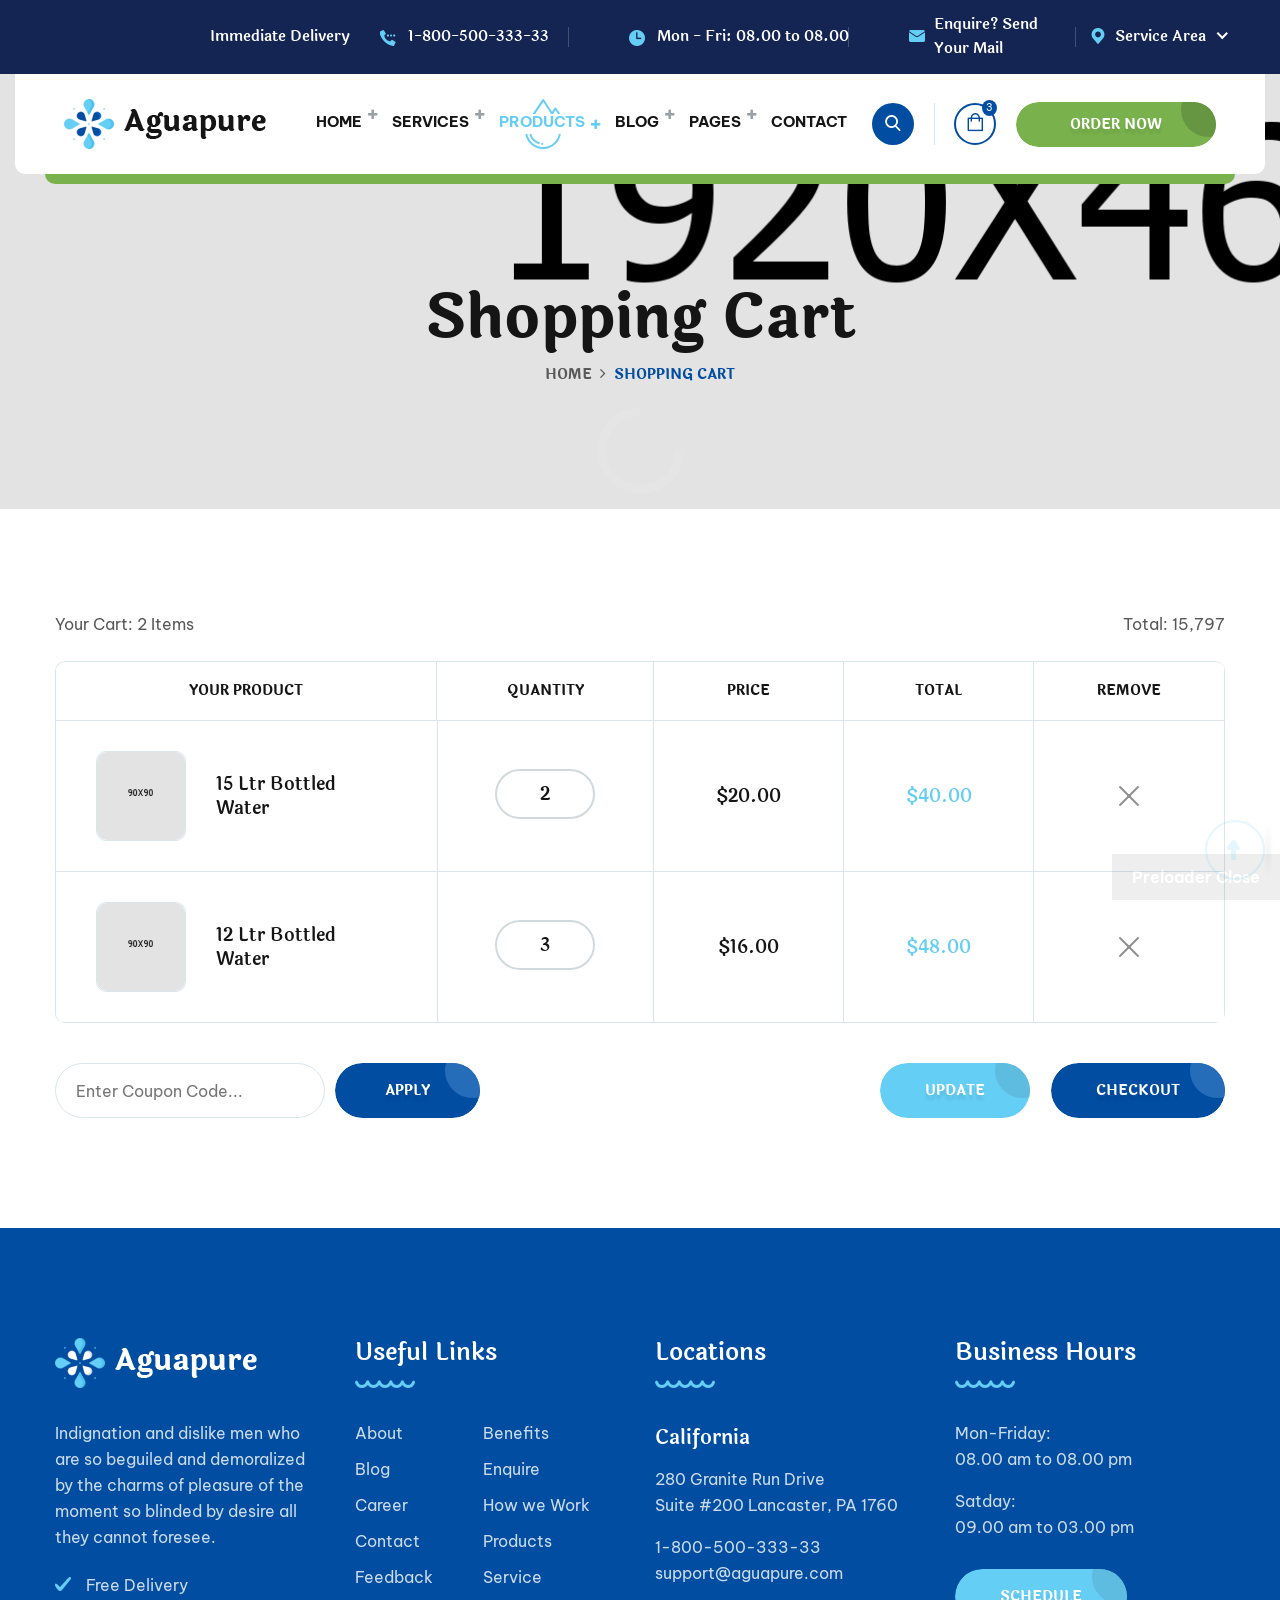
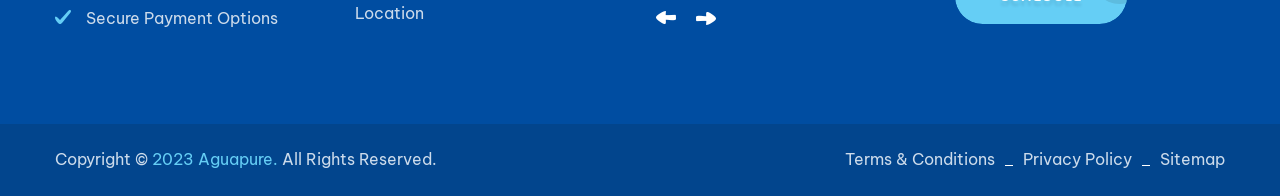
<file: cart.html>
<!DOCTYPE html>
<html lang="en">
<head>
	<meta charset="UTF-8">
	<title>Aguapure - Responsive HTML 5 Template</title>

	<!-- responsive meta -->
	<meta name="viewport" content="width=device-width, initial-scale=1">
	<!-- For IE -->
    <meta http-equiv="X-UA-Compatible" content="IE=edge">
    <!-- Google Fonts -->

    <link href="https://fonts.googleapis.com/css2?family=Laila:wght@300;400;500;600;700&display=swap" rel="stylesheet">
    <link href="https://fonts.googleapis.com/css2?family=Be+Vietnam:ital,wght@0,100;0,300;0,400;0,500;0,600;0,700;0,800;1,100;1,300;1,400;1,500;1,600;1,700;1,800&display=swap" rel="stylesheet">

	<link rel="stylesheet" href="assets/css/animate.css">  
	<link rel="stylesheet" href="assets/css/aos.css">  
	<link rel="stylesheet" href="assets/css/bootstrap.min.css">	
	<link rel="stylesheet" href="assets/css/bootstrap-select.min.css">
	<link rel="stylesheet" href="assets/css/custom-animate.css">
	<link rel="stylesheet" href="assets/css/fancybox.min.css">
	<link rel="stylesheet" href="assets/css/flaticon.css">
	<link rel="stylesheet" href="assets/css/font-awesome.min.css">
	<link rel="stylesheet" href="assets/css/imp.css">
	<link rel="stylesheet" href="assets/css/jquery-ui.css">
	<link rel="stylesheet" href="assets/css/magnific-popup.css">
	<link rel="stylesheet" href="assets/css/owl.css">
    <link rel="stylesheet" href="assets/css/rtl.css">
	<link rel="stylesheet" href="assets/css/scrollbar.css">
	<link rel="stylesheet" href="assets/css/icomoon.css">
	<link rel="stylesheet" href="assets/css/jquery.bootstrap-touchspin.css">
	<link rel="stylesheet" href="assets/css/nice-select.css">
	<link rel="stylesheet" href="assets/css/bxslider.css">

    <!-- Module css -->
    <link rel="stylesheet" href="assets/css/module-css/header-section.css">
	<link rel="stylesheet" href="assets/css/module-css/banner-section.css">
	<link rel="stylesheet" href="assets/css/module-css/about-section.css">
	<link rel="stylesheet" href="assets/css/module-css/blog-section.css">
	<link rel="stylesheet" href="assets/css/module-css/fact-counter-section.css">
	<link rel="stylesheet" href="assets/css/module-css/faq-section.css">
	<link rel="stylesheet" href="assets/css/module-css/contact-page.css">
	<link rel="stylesheet" href="assets/css/module-css/breadcrumb-section.css">
	<link rel="stylesheet" href="assets/css/module-css/team-section.css">
	<link rel="stylesheet" href="assets/css/module-css/partner-section.css">
	<link rel="stylesheet" href="assets/css/module-css/testimonial-section.css">
	<link rel="stylesheet" href="assets/css/module-css/services-section.css">
	<link rel="stylesheet" href="assets/css/module-css/footer-section.css">
   
    <link rel="stylesheet" href="assets/css/style.css">
	<link rel="stylesheet" href="assets/css/responsive.css">
    <!-- Favicon -->
    <link rel="apple-touch-icon" sizes="180x180" href="assets/images/favicon/apple-touch-icon.png">
    <link rel="icon" type="image/png" href="assets/images/favicon/favicon-32x32.png" sizes="32x32">
    <link rel="icon" type="image/png" href="assets/images/favicon/favicon-16x16.png" sizes="16x16">

    <!-- Fixing Internet Explorer-->
    <!--[if lt IE 9]>
        <script src="http://html5shiv.googlecode.com/svn/trunk/html5.js"></script>
        <script src="assets/js/html5shiv.js"></script>
    <![endif]-->
    
</head>

<body>

<div class="boxed_wrapper ltr">

<!-- Preloader -->
<div class="loader-wrap">
    <div class="preloader"><div class="preloader-close">Preloader Close</div></div>
    <div class="layer layer-one"><span class="overlay"></span></div>
    <div class="layer layer-two"><span class="overlay"></span></div>        
    <div class="layer layer-three"><span class="overlay"></span></div>        
</div>

<!-- page-direction -->
<div class="page_direction">
    <div class="demo-rtl direction_switch"><button class="rtl">RTL</button></div>
    <div class="demo-ltr direction_switch"><button class="ltr">LTR</button></div>
</div>
<!-- page-direction end -->


<!-- Main header-->
<header class="main-header header-style-one">
    <div class="header-top">
        <div class="container">
            <div class="outer-box clearfix">
                <div class="header-top_left pull-left">
                    <div class="text">
                        <p>Immediate Delivery</p>
                    </div>
                    <div class="header-contact-info1">
                        <ul>
                            <li><span class="icon-calling"></span><a href="tel:180050033333">1-800-500-333-33</a></li>
                            <li><span class="icon-clock"></span>Mon - Fri: 08.00 to 08.00</li>
                        </ul>
                    </div>
                </div>
                <div class="header-top_right pull-right">
                    <div class="header-mail-box">
                        <span class="icon-email"></span>
                        <p>Enquire? <a href="mailto:info@example.com">Send Your Mail</a></p>
                    </div>
                    <div class="space-box1"></div>
                    <div class="our-service-location-area">
                        <div class="icon">
                            <span class="icon-placeholder"></span>
                        </div>
                        <div class="select-box clearfix">
                            <select class="wide">
                               <option data-display="Service Area">Service Area</option>
                               <option value="1">Albania</option>
                               <option value="2">Canada</option>
                               <option value="3">India</option>
                               <option value="3">Bangladesh</option>
                            </select>
                        </div>
                    </div>
                </div>

            </div>
        </div>    
    </div>

    <!--Start Header--> 
    <div class="header">
        <div class="auto-container">
            <div class="outer-box">
                <div class="header-left">
                    <div class="logo">
                        <a href="index.html"><img src="assets/images/resources/logo.png" alt="Awesome Logo" title=""></a>
                    </div>
                </div>

                <div class="header-right">
                    <div class="nav-outer style1 clearfix">
                        <!--Mobile Navigation Toggler-->
                        <div class="mobile-nav-toggler">
                            <div class="inner">
                                <span class="icon-bar"></span>
                                <span class="icon-bar"></span>
                                <span class="icon-bar"></span>
                            </div>
                        </div>
                        <!-- Main Menu -->
                        <nav class="main-menu style1 navbar-expand-md navbar-light">
                            <div class="collapse navbar-collapse show clearfix" id="navbarSupportedContent">
                                <ul class="navigation clearfix">
                                    <li class="dropdown"><a href="#"><span>Home</span></a>
                                        <ul>
                                            <li><a href="index.html">Home Page 01</a></li>
                                            <li><a href="index-2.html">Home Page 02</a></li>
                                            <li><a href="index-onepage.html">Home OnePage</a></li>
                                            <li class="dropdown"><a href="#">Header Styles</a>
                                                <ul>
                                                    <li><a href="index.html">Header Style One</a></li>
                                                    <li><a href="index-2.html">Header Style Two</a></li>
                                                </ul>    
                                            </li>
                                        </ul>
                                    </li>
                                    <li class="dropdown"><a href="#"><span>Services</span></a>
                                        <ul>
                                            <li><a href="services.html">View All Services</a></li>
                                            <li><a href="services-details.html">Services Details</a></li>
                                        </ul>
                                    </li>
                                    <li class="dropdown current"><a href="#"><span>Products</span></a>
                                        <ul>
                                            <li><a href="shop.html">Shop Page 01</a></li>
                                            <li><a href="shop-2.html">Shop Page 02</a></li>
                                            <li><a href="shop-3.html">Shop Page 03</a></li>
                                            <li><a href="product-details.html">Product Details 01</a></li>
                                            <li><a href="cart.html">Cart Page</a></li>
                                            <li><a href="checkout.html">Checkout Page</a></li>
                                            <li><a href="my-account.html">My Account</a></li>
                                        </ul>
                                    </li>
                                    <li class="dropdown"><a href="#"><span>Blog</span></a>
                                        <ul>
                                            <li><a href="blog.html">Blog Style 01</a></li>
                                            <li><a href="blog-2.html">Blog Style 02</a></li>
                                            <li><a href="blog-3.html">Blog Style 03</a></li>
                                            <li><a href="blog-4.html">Blog Style 04</a></li>
                                            <li><a href="blog-single.html">Blog Details</a></li>
                                        </ul>
                                    </li>
                                    <li class="dropdown"><a href="#"><span>Pages</span></a>
                                        <ul>
                                            <li><a href="about.html">About Our Company</a></li>
                                            <li><a href="pricing.html">Pricing & Plans</a></li>
                                            <li class="dropdown"><a href="#">Projects</a>
                                                <ul>
                                                    <li><a href="project-1.html">project Style 01</a></li>
                                                    <li><a href="project-2.html">project Style 02</a></li>
                                                    <li><a href="project-details.html">project Details</a></li>
                                                </ul>    
                                            </li>
                                            <li><a href="team.html">Our Team</a></li>
                                            <li><a href="testimonials.html">Testimonials</a></li>
                                            <li><a href="faq.html">FAQ’s</a></li>
                                            <li><a href="error.html">404 Error page</a></li>
                                        </ul>
                                    </li>
                                    <li><a href="contact.html"><span>Contact</span></a></li>
                                </ul>
                            </div>
                        </nav>                        
                        <!-- Main Menu End-->
                    </div>
                    
                    <div class="serach-button-style1">
                        <button type="button" class="search-toggler"><i class="icon-search"></i></button>
                    </div>
                    <div class="space-box2"></div>
                    <div class="shopping-cart-box">
                        <a href="shop.html"><i class="icon-shopping-bag"></i><span class="count">3</span></a>
                    </div>
                    <div class="header-right_buttom">
                        <div class="btns-box">
                            <a class="btn-one" href="contact.html">
                                <div class="round"></div>
                                <span class="txt">Order Now</span>
                            </a>
                        </div>
                    </div> 

                </div> 
            </div>
        </div>    
    </div> 
    <!--End header-->

    <!--Sticky Header-->
    <div class="sticky-header">
        <div class="container">
            <div class="clearfix">
                <!--Logo-->
                <div class="logo float-left">
                    <a href="index.html" class="img-responsive"><img src="assets/images/resources/sticky-logo.png" alt="" title=""></a>
                </div>
                <!--Right Col-->
                <div class="right-col float-right">
                    <!-- Main Menu -->
                    <nav class="main-menu clearfix">
                    <!--Keep This Empty / Menu will come through Javascript-->
                    </nav>   
                </div>
            </div>
        </div>
    </div>
    <!--End Sticky Header-->
    
    <!-- Mobile Menu  -->
    <div class="mobile-menu">
        <div class="menu-backdrop"></div>
        <div class="close-btn"><span class="icon fa fa-times-circle"></span></div>
        <nav class="menu-box">
            <div class="nav-logo"><a href="index.html"><img src="assets/images/resources/mobilemenu-logo.png" alt="" title=""></a></div>
            <div class="menu-outer"><!--Here Menu Will Come Automatically Via Javascript / Same Menu as in Header--></div>
            <!--Social Links-->
            <div class="social-links">
                <ul class="clearfix">
                    <li><a href="#"><span class="fab fa fa-facebook-square"></span></a></li>
                    <li><a href="#"><span class="fab fa fa-twitter-square"></span></a></li>
                    <li><a href="#"><span class="fab fa fa-pinterest-square"></span></a></li>
                    <li><a href="#"><span class="fab fa fa-google-plus-square"></span></a></li>
                    <li><a href="#"><span class="fab fa fa-youtube-square"></span></a></li>
                </ul>
            </div>
        </nav>
    </div>
    <!-- End Mobile Menu --> 
</header>

<!--Start breadcrumb area paroller-->     
<section class="breadcrumb-area">
    <div class="breadcrumb-area-bg" style="background-image: url(assets/images/breadcrumb/breadcrumb-1.jpg);"></div>
    <div class="container">
        <div class="row">
            <div class="col-xl-12">
                <div class="inner-content text-center">
                    <div class="title">
                       <h2>Shopping Cart</h2>
                    </div>
                    <div class="breadcrumb-menu">
                        <ul>
                            <li><a href="index.html">Home</a></li>
                            <li><i class="fa fa-angle-right" aria-hidden="true"></i></li>
                            <li class="active">Shopping Cart</li>
                        </ul>    
                    </div>
                </div>
            </div>
        </div>
    </div>
</section>
<!--End breadcrumb area-->

<!--Start cart area-->
<section class="cart-area">
    <div class="container">
       
        <div class="row text-right-rtl">
            <div class="col-xl-12 col-lg-12 col-md-12 col-sm-12">
                <div class="cart-table-box">
                    <div class="cart-info">
                        <div class="left">Your Cart: 2 Items</div>
                        <div class="right">Total: 15,797</div>
                    </div>
                    <div class="table-outer">
                        <table class="cart-table">
                            <thead class="cart-header clearfix">
                                <tr>
                                    <th class="prod-column">Your Product</th>
                                    <th class="hide-me"></th>
                                    <th>Quantity</th>
                                    <th class="price">Price</th>
                                    <th>Total</th>
                                    <th>Remove</th>
                                </tr>    
                            </thead>
                            <tbody>
                                <tr>
                                    <td colspan="2" class="prod-column">
                                        <div class="column-box">
                                            <div class="prod-thumb">
                                                <a href="#"><img src="assets/images/shop/product-thumb-1.jpg" alt=""></a>
                                            </div>
                                            <div class="title">
                                                <h3 class="prod-title">15 Ltr Bottled<br> Water</h3>
                                            </div>    
                                        </div>
                                    </td>
                                    <td class="qty">
                                        <div class="input-box">
                                            <input class="quantity-spinner" type="text" value="2" name="quantity">
                                        </div>
                                    </td>
                                    <td class="price">$20.00</td>
                                    <td class="sub-total">$40.00</td>
                                    <td>
                                        <div class="remove">
                                            <span class="icon-close"></span>
                                        </div>
                                    </td>
                                </tr>
                                <tr>
                                    <td colspan="2" class="prod-column">
                                        <div class="column-box">
                                            <div class="prod-thumb">
                                                <a href="#"><img src="assets/images/shop/product-thumb-2.jpg" alt=""></a>
                                            </div>
                                            <div class="title">
                                                <h3 class="prod-title">12 Ltr Bottled<br> Water</h3>
                                            </div>    
                                        </div>
                                    </td>
                                    <td class="qty">
                                        <div class="input-box">
                                            <input class="quantity-spinner" type="text" value="3" name="quantity">
                                        </div>
                                    </td>
                                    <td class="price">$16.00</td>
                                    <td class="sub-total">$48.00</td>
                                    <td>
                                        <div class="remove">
                                            <span class="icon-close"></span>
                                        </div>
                                    </td>
                                </tr>
                                
                                
                            </tbody>    
                        </table>
                    </div>
                </div>
            </div>     
        </div>
        
        <div class="row">
            <div class="col-xl-12">
                <div class="cart-button-box">
                    <div class="apply-coupon">
                        <div class="inner">
                            <input type="text" name="coupon-code" value="" placeholder="Enter coupon code...">
                            <div class="apply-coupon-button">        
                                <button class="btn-one" type="submit"><span class="round"></span><span class="txt">Apply</span></button>
                            </div> 
                        </div>       
                    </div>
                    <div class="update-cart">
                        <button class="btn-one update-cart-button" type="button"><span class="round"></span><span class="txt">Update</span></button>
                        <button class="btn-one" type="button"><span class="round"></span><span class="txt">Checkout</span></button>
                    </div>
                </div>
            </div>
        </div>
        
    </div>
</section>         
<!--End cart area-->


<!--Start footer area -->  
<footer class="footer-area">
    <!--Start Footer-->
    <div class="footer">
        <div class="container">
            <div class="row text-right-rtl">

                <!--Start single footer widget-->
                <div class="col-xl-3 col-lg-6 col-md-6 col-sm-12 wow animated fadeInUp" data-wow-delay="0.1s">
                    <div class="single-footer-widget marbtm50">
                        <div class="our-company-info">
                            <div class="footer-logo">
                                <a href="index.html"><img src="assets/images/footer/footer-logo.png" alt=""/></a>
                            </div>
                            <div class="text-box">
                                <p>Indignation and dislike men who are so beguiled and demoralized by the charms of pleasure of the moment so blinded by desire all they cannot foresee.</p>
                            </div>
                            <div class="our-company-info-list">
                                <ul>
                                    <li><span class="icon-check-mark"></span>Free Delivery</li>
                                    <li><span class="icon-check-mark"></span>Secure Payment Options</li>
                                </ul>
                            </div>
                        </div>     
                    </div>
                </div>
                <!--End single footer widget-->

                <!--Start single footer widget-->
                <div class="col-xl-3 col-lg-6 col-md-6 col-sm-12 wow animated fadeInUp" data-wow-delay="0.3s">
                    <div class="single-footer-widget martop marbtm50">
                        <div class="title">
                            <h3>Useful Links</h3>
                            <div class="decor">
                                <img src="assets/images/shape/decor.png" alt="">
                            </div>
                        </div>
                        <div class="footer-widget-links">
                            <ul class="pull-left">
                                <li><a href="#">About</a></li>    
                                <li><a href="#">Blog</a></li>             
                                <li><a href="#">Career</a></li>             
                                <li><a href="#">Contact</a></li>             
                                <li><a href="#">Feedback</a></li>                         
                                <li><a href="#">Location</a></li>                         
                            </ul>
                            <ul class="pull-left marleft-60">
                                <li><a href="#">Benefits</a></li>    
                                <li><a href="#">Enquire</a></li>    
                                <li><a href="#">How we Work</a></li>    
                                <li><a href="#">Products</a></li>    
                                <li><a href="#">Service</a></li>    
                            </ul>                     
                        </div>
                    </div>
                </div>
                <!--End single footer widget-->

                <!--Start single footer widget-->
                <div class="col-xl-3 col-lg-6 col-md-6 col-sm-12 wow animated fadeInUp" data-wow-delay="0.5s">
                    <div class="single-footer-widget martop">
                        <div class="title">
                            <h3>Locations</h3>
                            <div class="decor">
                                <img src="assets/images/shape/decor.png" alt="">
                            </div>
                        </div>
                        <div class="single-footer-widget-Location">
                            <div class="owl-carousel owl-theme one-item-carousel owl-nav-style-one location_carousel">
                                <!--Start Single Location Box-->
                                <div class="single-Location-box">
                                    <h4>California</h4>
                                    <p>280 Granite Run Drive <br>Suite #200 Lancaster, PA 1760</p>
                                    <div class="phone">
                                        <a href="tel:123456789">1-800-500-333-33</a>
                                    </div>
                                    <div class="email">
                                        <a href="mailto:info@templatepath.com">support@aguapure.com</a>
                                    </div>
                                </div>
                                <!--End Single Location Box-->
                                <!--Start Single Location Box-->
                                <div class="single-Location-box">
                                    <h4>California</h4>
                                    <p>280 Granite Run Drive <br>Suite #200 Lancaster, PA 1760</p>
                                    <div class="phone">
                                        <a href="tel:123456789">1-800-500-333-33</a>
                                    </div>
                                    <div class="email">
                                        <a href="mailto:info@templatepath.com">support@aguapure.com</a>
                                    </div>
                                </div>
                                <!--End Single Location Box-->
                            </div>
                        </div>
                    </div>
                </div>
                <!--End single footer widget-->

                <!--Start single footer widget-->
                <div class="col-xl-3 col-lg-6 col-md-6 col-sm-12 wow animated fadeInUp" data-wow-delay="0.7s">
                    <div class="single-footer-widget martop pdtop50">
                        <div class="title">
                            <h3>Business Hours</h3>
                            <div class="decor">
                                <img src="assets/images/shape/decor.png" alt="">
                            </div>
                        </div>
                        <div class="single-footer-widget-business-hours">
                            <ul>
                                <li>Mon-Friday:<br />08.00 am to 08.00 pm</li>
                                <li>Satday:<br />09.00 am to 03.00 pm</li>
                            </ul>
                            <div class="btn-box">
                                <a class="btn-one" href="#">
                                    <div class="round"></div>
                                    <span class="txt">Schedule</span>
                                </a>
                            </div>
                        </div>
                    </div>
                </div>
                

            </div>
        </div>
    </div>
    <!--End Footer-->


    <div class="footer-bottom">
        <div class="container">
            <div class="bottom-inner clearfix">
                <div class="copyright pull-left">
                    <p>Copyright &copy;<a href="index.html"> 2023 Aguapure.</a> All Rights Reserved.</p>
                </div>
                <ul class="footer-nav pull-right clearfix">
                    <li><a href="index.html">Terms & Conditions</a></li>
                    <li><a href="index.html">Privacy Policy</a></li>
                    <li><a href="index.html">Sitemap</a></li>
                </ul>
            </div>
        </div>
    </div>

</footer>   
<!--End footer area-->







<button class="scroll-top scroll-to-target" data-target="html">
    <span class="icon-right-arrow-1"></span>
</button> 


<!-- search-popup -->
<div id="search-popup" class="search-popup">
    <div class="close-search"><i class="icon-close"></i></div>
    <div class="popup-inner">
        <div class="overlay-layer"></div>
        <div class="search-form">
            <form method="post" action="index.html">
                <div class="form-group">
                    <fieldset>
                        <input type="search" class="form-control" name="search-input" value="" placeholder="Search Here" required >
                        <input type="submit" value="Search Now!" class="theme-btn style-four">
                    </fieldset>
                </div>
            </form>
            <h3>Recent Search Keywords</h3>
            <ul class="recent-searches">
                <li><a href="index.html">Water Quality</a></li>
                <li><a href="index.html">Mineral</a></li>
                <li><a href="index.html">Bottle</a></li>
                <li><a href="index.html">Safety</a></li>
                <li><a href="index.html">Plan</a></li>
            </ul>
        </div>
    </div>
</div>
<!-- search-popup end -->


</div> 






<script src="assets/js/jquery.js"></script>
<script src="assets/js/aos.js"></script>
<script src="assets/js/appear.js"></script>
<script src="assets/js/bootstrap.bundle.min.js"></script>
<script src="assets/js/bootstrap-select.min.js"></script>
<script src="assets/js/isotope.js"></script>
<script src="assets/js/jquery.countTo.js"></script>
<script src="assets/js/jquery.easing.min.js"></script>
<script src="assets/js/jquery.enllax.min.js"></script>
<script src="assets/js/jquery.fancybox.js"></script>
<script src="assets/js/jquery.magnific-popup.min.js"></script>
<script src="assets/js/jquery.paroller.min.js"></script>
<script src="assets/js/jquery-ui.js"></script>
<script src="assets/js/knob.js"></script>
<script src="assets/js/map-script.js"></script>
<script src="assets/js/owl.js"></script>
<script src="assets/js/pagenav.js"></script>
<script src="assets/js/parallax.min.js"></script>
<script src="assets/js/scrollbar.js"></script>
<script src="assets/js/TweenMax.min.js"></script>
<script src="assets/js/validation.js"></script>
<script src="assets/js/wow.js"></script>

<script src="assets/js/bxslider.min.js"></script>



<script src="assets/js/jquery.bootstrap-touchspin.js"></script>
<script src="assets/js/jquery.nice-select.min.js"></script>
<script src="assets/js/tilt.jquery.js"></script>



<!-- thm custom script -->
<script src="assets/js/custom.js"></script>



</body>
</html>
</file>
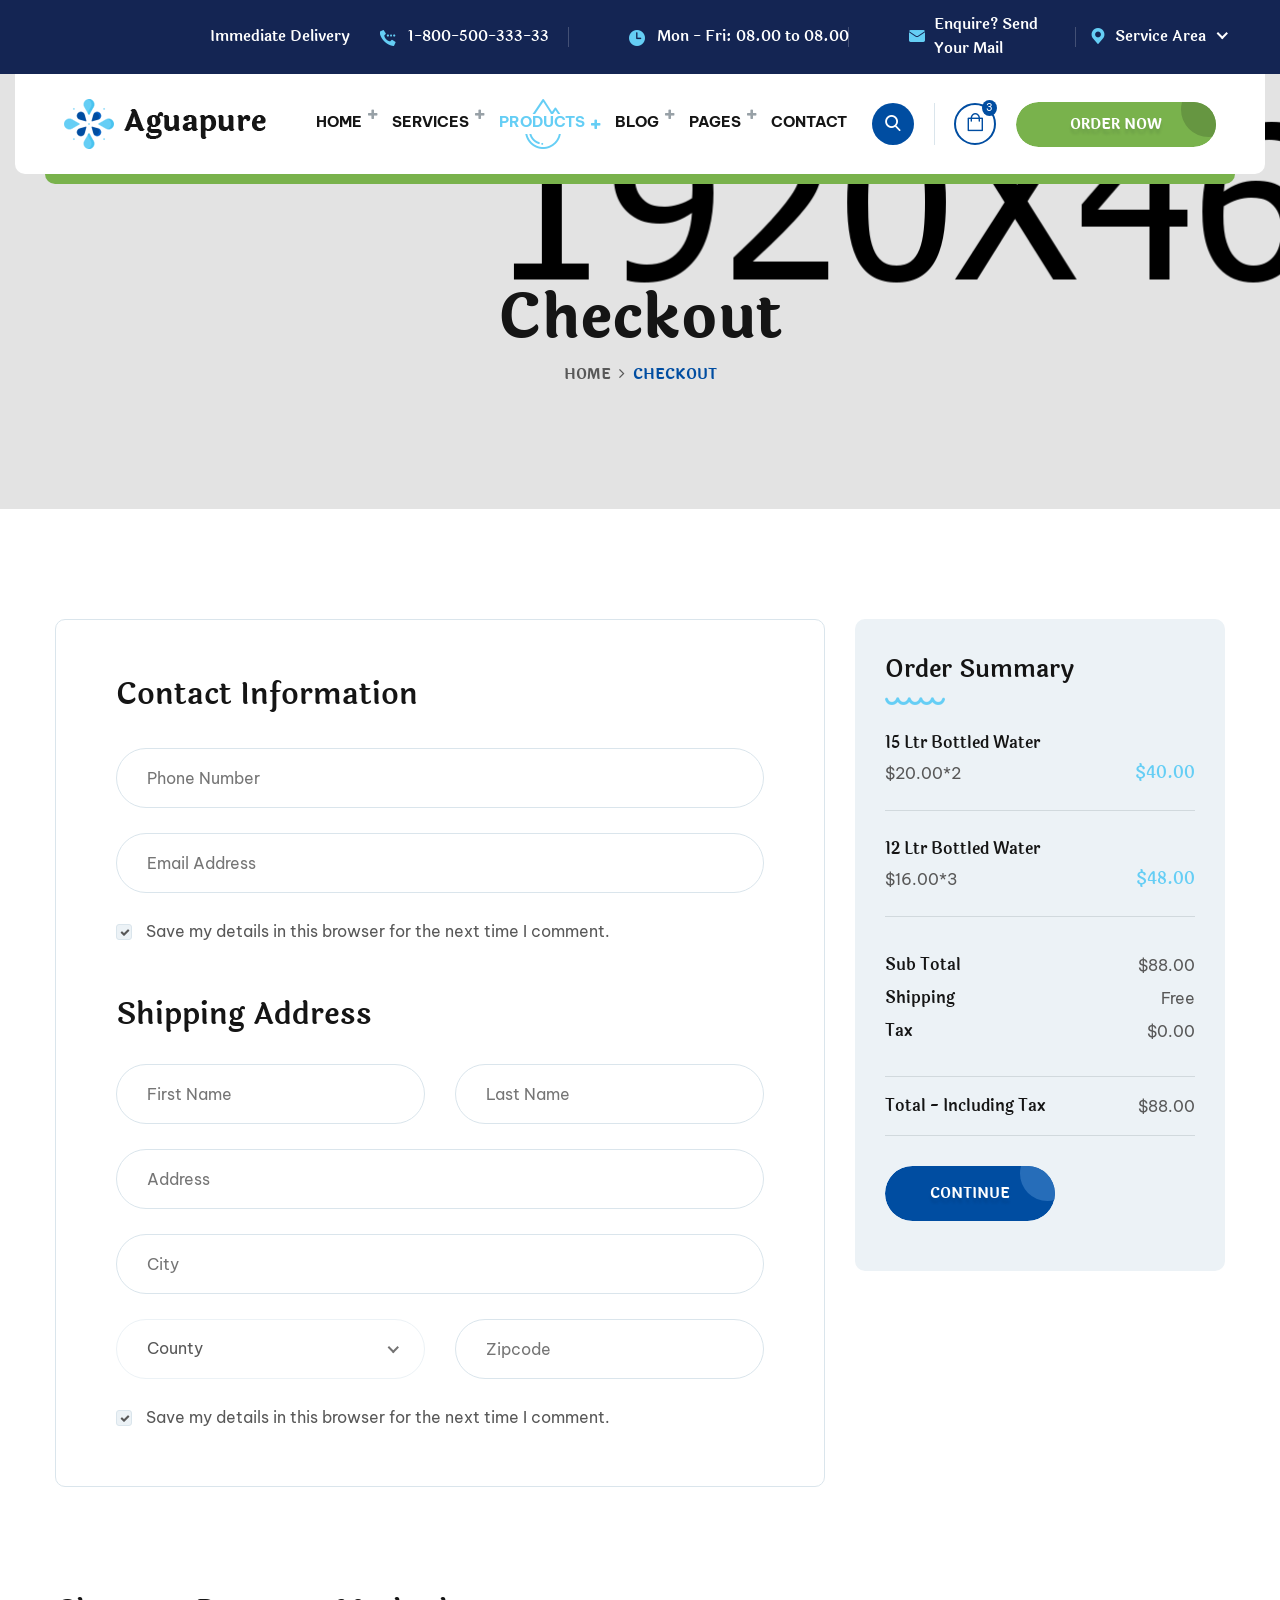
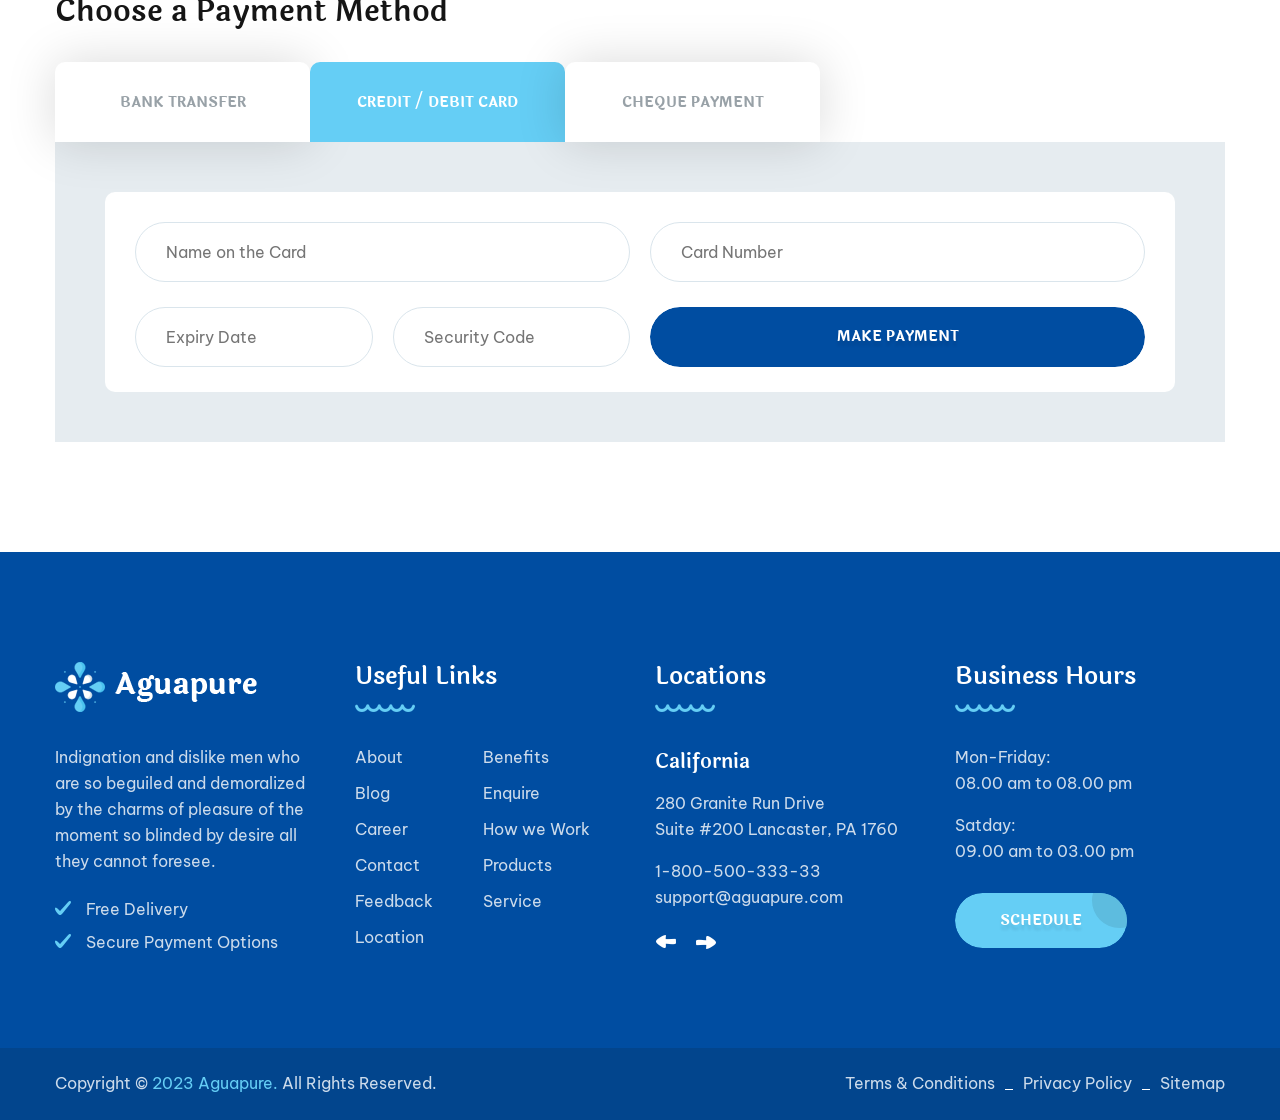
<file: checkout.html>
<!DOCTYPE html>
<html lang="en">
<head>
	<meta charset="UTF-8">
	<title>Aguapure - Responsive HTML 5 Template</title>

	<!-- responsive meta -->
	<meta name="viewport" content="width=device-width, initial-scale=1">
	<!-- For IE -->
    <meta http-equiv="X-UA-Compatible" content="IE=edge">
    <!-- Google Fonts -->

    <link href="https://fonts.googleapis.com/css2?family=Laila:wght@300;400;500;600;700&display=swap" rel="stylesheet">
    <link href="https://fonts.googleapis.com/css2?family=Be+Vietnam:ital,wght@0,100;0,300;0,400;0,500;0,600;0,700;0,800;1,100;1,300;1,400;1,500;1,600;1,700;1,800&display=swap" rel="stylesheet">

	<link rel="stylesheet" href="assets/css/animate.css">  
	<link rel="stylesheet" href="assets/css/aos.css">  
	<link rel="stylesheet" href="assets/css/bootstrap.min.css">	
	<link rel="stylesheet" href="assets/css/bootstrap-select.min.css">
	<link rel="stylesheet" href="assets/css/custom-animate.css">
	<link rel="stylesheet" href="assets/css/fancybox.min.css">
	<link rel="stylesheet" href="assets/css/flaticon.css">
	<link rel="stylesheet" href="assets/css/font-awesome.min.css">
	<link rel="stylesheet" href="assets/css/imp.css">
	<link rel="stylesheet" href="assets/css/jquery-ui.css">
	<link rel="stylesheet" href="assets/css/magnific-popup.css">
	<link rel="stylesheet" href="assets/css/owl.css">
    <link rel="stylesheet" href="assets/css/rtl.css">
	<link rel="stylesheet" href="assets/css/scrollbar.css">
	<link rel="stylesheet" href="assets/css/icomoon.css">
	<link rel="stylesheet" href="assets/css/jquery.bootstrap-touchspin.css">
	<link rel="stylesheet" href="assets/css/nice-select.css">
	<link rel="stylesheet" href="assets/css/bxslider.css">

    <!-- Module css -->
    <link rel="stylesheet" href="assets/css/module-css/header-section.css">
	<link rel="stylesheet" href="assets/css/module-css/banner-section.css">
	<link rel="stylesheet" href="assets/css/module-css/about-section.css">
	<link rel="stylesheet" href="assets/css/module-css/blog-section.css">
	<link rel="stylesheet" href="assets/css/module-css/fact-counter-section.css">
	<link rel="stylesheet" href="assets/css/module-css/faq-section.css">
	<link rel="stylesheet" href="assets/css/module-css/contact-page.css">
	<link rel="stylesheet" href="assets/css/module-css/breadcrumb-section.css">
	<link rel="stylesheet" href="assets/css/module-css/team-section.css">
	<link rel="stylesheet" href="assets/css/module-css/partner-section.css">
	<link rel="stylesheet" href="assets/css/module-css/testimonial-section.css">
	<link rel="stylesheet" href="assets/css/module-css/services-section.css">
	<link rel="stylesheet" href="assets/css/module-css/footer-section.css">
   
    <link rel="stylesheet" href="assets/css/style.css">
	<link rel="stylesheet" href="assets/css/responsive.css">
    <!-- Favicon -->
    <link rel="apple-touch-icon" sizes="180x180" href="assets/images/favicon/apple-touch-icon.png">
    <link rel="icon" type="image/png" href="assets/images/favicon/favicon-32x32.png" sizes="32x32">
    <link rel="icon" type="image/png" href="assets/images/favicon/favicon-16x16.png" sizes="16x16">

    <!-- Fixing Internet Explorer-->
    <!--[if lt IE 9]>
        <script src="http://html5shiv.googlecode.com/svn/trunk/html5.js"></script>
        <script src="assets/js/html5shiv.js"></script>
    <![endif]-->
    
</head>

<body>

<div class="boxed_wrapper ltr">

<!-- Preloader -->
<div class="loader-wrap">
    <div class="preloader"><div class="preloader-close">Preloader Close</div></div>
    <div class="layer layer-one"><span class="overlay"></span></div>
    <div class="layer layer-two"><span class="overlay"></span></div>        
    <div class="layer layer-three"><span class="overlay"></span></div>        
</div>

<!-- page-direction -->
<div class="page_direction">
    <div class="demo-rtl direction_switch"><button class="rtl">RTL</button></div>
    <div class="demo-ltr direction_switch"><button class="ltr">LTR</button></div>
</div>
<!-- page-direction end -->


<!-- Main header-->
<header class="main-header header-style-one">
    <div class="header-top">
        <div class="container">
            <div class="outer-box clearfix">
                <div class="header-top_left pull-left">
                    <div class="text">
                        <p>Immediate Delivery</p>
                    </div>
                    <div class="header-contact-info1">
                        <ul>
                            <li><span class="icon-calling"></span><a href="tel:180050033333">1-800-500-333-33</a></li>
                            <li><span class="icon-clock"></span>Mon - Fri: 08.00 to 08.00</li>
                        </ul>
                    </div>
                </div>
                <div class="header-top_right pull-right">
                    <div class="header-mail-box">
                        <span class="icon-email"></span>
                        <p>Enquire? <a href="mailto:info@example.com">Send Your Mail</a></p>
                    </div>
                    <div class="space-box1"></div>
                    <div class="our-service-location-area">
                        <div class="icon">
                            <span class="icon-placeholder"></span>
                        </div>
                        <div class="select-box clearfix">
                            <select class="wide">
                               <option data-display="Service Area">Service Area</option>
                               <option value="1">Albania</option>
                               <option value="2">Canada</option>
                               <option value="3">India</option>
                               <option value="3">Bangladesh</option>
                            </select>
                        </div>
                    </div>
                </div>

            </div>
        </div>    
    </div>

    <!--Start Header--> 
    <div class="header">
        <div class="auto-container">
            <div class="outer-box">
                <div class="header-left">
                    <div class="logo">
                        <a href="index.html"><img src="assets/images/resources/logo.png" alt="Awesome Logo" title=""></a>
                    </div>
                </div>

                <div class="header-right">
                    <div class="nav-outer style1 clearfix">
                        <!--Mobile Navigation Toggler-->
                        <div class="mobile-nav-toggler">
                            <div class="inner">
                                <span class="icon-bar"></span>
                                <span class="icon-bar"></span>
                                <span class="icon-bar"></span>
                            </div>
                        </div>
                        <!-- Main Menu -->
                        <nav class="main-menu style1 navbar-expand-md navbar-light">
                            <div class="collapse navbar-collapse show clearfix" id="navbarSupportedContent">
                                <ul class="navigation clearfix">
                                    <li class="dropdown"><a href="#"><span>Home</span></a>
                                        <ul>
                                            <li><a href="index.html">Home Page 01</a></li>
                                            <li><a href="index-2.html">Home Page 02</a></li>
                                            <li><a href="index-onepage.html">Home OnePage</a></li>
                                            <li class="dropdown"><a href="#">Header Styles</a>
                                                <ul>
                                                    <li><a href="index.html">Header Style One</a></li>
                                                    <li><a href="index-2.html">Header Style Two</a></li>
                                                </ul>    
                                            </li>
                                        </ul>
                                    </li>
                                    <li class="dropdown"><a href="#"><span>Services</span></a>
                                        <ul>
                                            <li><a href="services.html">View All Services</a></li>
                                            <li><a href="services-details.html">Services Details</a></li>
                                        </ul>
                                    </li>
                                    <li class="dropdown current"><a href="#"><span>Products</span></a>
                                        <ul>
                                            <li><a href="shop.html">Shop Page 01</a></li>
                                            <li><a href="shop-2.html">Shop Page 02</a></li>
                                            <li><a href="shop-3.html">Shop Page 03</a></li>
                                            <li><a href="product-details.html">Product Details 01</a></li>
                                            <li><a href="cart.html">Cart Page</a></li>
                                            <li><a href="checkout.html">Checkout Page</a></li>
                                            <li><a href="my-account.html">My Account</a></li>
                                        </ul>
                                    </li>
                                    <li class="dropdown"><a href="#"><span>Blog</span></a>
                                        <ul>
                                            <li><a href="blog.html">Blog Style 01</a></li>
                                            <li><a href="blog-2.html">Blog Style 02</a></li>
                                            <li><a href="blog-3.html">Blog Style 03</a></li>
                                            <li><a href="blog-4.html">Blog Style 04</a></li>
                                            <li><a href="blog-single.html">Blog Details</a></li>
                                        </ul>
                                    </li>
                                    <li class="dropdown"><a href="#"><span>Pages</span></a>
                                        <ul>
                                            <li><a href="about.html">About Our Company</a></li>
                                            <li><a href="pricing.html">Pricing & Plans</a></li>
                                            <li class="dropdown"><a href="#">Projects</a>
                                                <ul>
                                                    <li><a href="project-1.html">project Style 01</a></li>
                                                    <li><a href="project-2.html">project Style 02</a></li>
                                                    <li><a href="project-details.html">project Details</a></li>
                                                </ul>    
                                            </li>
                                            <li><a href="team.html">Our Team</a></li>
                                            <li><a href="testimonials.html">Testimonials</a></li>
                                            <li><a href="faq.html">FAQ’s</a></li>
                                            <li><a href="error.html">404 Error page</a></li>
                                        </ul>
                                    </li>
                                    <li><a href="contact.html"><span>Contact</span></a></li>
                                </ul>
                            </div>
                        </nav>                        
                        <!-- Main Menu End-->
                    </div>
                    
                    <div class="serach-button-style1">
                        <button type="button" class="search-toggler"><i class="icon-search"></i></button>
                    </div>
                    <div class="space-box2"></div>
                    <div class="shopping-cart-box">
                        <a href="shop.html"><i class="icon-shopping-bag"></i><span class="count">3</span></a>
                    </div>
                    <div class="header-right_buttom">
                        <div class="btns-box">
                            <a class="btn-one" href="contact.html">
                                <div class="round"></div>
                                <span class="txt">Order Now</span>
                            </a>
                        </div>
                    </div> 

                </div> 
            </div>
        </div>    
    </div> 
    <!--End header-->

    <!--Sticky Header-->
    <div class="sticky-header">
        <div class="container">
            <div class="clearfix">
                <!--Logo-->
                <div class="logo float-left">
                    <a href="index.html" class="img-responsive"><img src="assets/images/resources/sticky-logo.png" alt="" title=""></a>
                </div>
                <!--Right Col-->
                <div class="right-col float-right">
                    <!-- Main Menu -->
                    <nav class="main-menu clearfix">
                    <!--Keep This Empty / Menu will come through Javascript-->
                    </nav>   
                </div>
            </div>
        </div>
    </div>
    <!--End Sticky Header-->
    
    <!-- Mobile Menu  -->
    <div class="mobile-menu">
        <div class="menu-backdrop"></div>
        <div class="close-btn"><span class="icon fa fa-times-circle"></span></div>
        <nav class="menu-box">
            <div class="nav-logo"><a href="index.html"><img src="assets/images/resources/mobilemenu-logo.png" alt="" title=""></a></div>
            <div class="menu-outer"><!--Here Menu Will Come Automatically Via Javascript / Same Menu as in Header--></div>
            <!--Social Links-->
            <div class="social-links">
                <ul class="clearfix">
                    <li><a href="#"><span class="fab fa fa-facebook-square"></span></a></li>
                    <li><a href="#"><span class="fab fa fa-twitter-square"></span></a></li>
                    <li><a href="#"><span class="fab fa fa-pinterest-square"></span></a></li>
                    <li><a href="#"><span class="fab fa fa-google-plus-square"></span></a></li>
                    <li><a href="#"><span class="fab fa fa-youtube-square"></span></a></li>
                </ul>
            </div>
        </nav>
    </div>
    <!-- End Mobile Menu --> 
</header>

<!--Start breadcrumb area paroller-->     
<section class="breadcrumb-area">
    <div class="breadcrumb-area-bg" style="background-image: url(assets/images/breadcrumb/breadcrumb-1.jpg);"></div>
    <div class="container">
        <div class="row">
            <div class="col-xl-12">
                <div class="inner-content text-center">
                    <div class="title">
                       <h2>Checkout</h2>
                    </div>
                    <div class="breadcrumb-menu">
                        <ul>
                            <li><a href="index.html">Home</a></li>
                            <li><i class="fa fa-angle-right" aria-hidden="true"></i></li>
                            <li class="active">Checkout</li>
                        </ul>    
                    </div>
                </div>
            </div>
        </div>
    </div>
</section>
<!--End breadcrumb area-->

<!--Start Checkout area-->
<section class="checkout-area">
    <div class="container">    
        <div class="row text-right-rtl">
            <div class="col-xl-12">
                <!--Start Checkout Inner Box -->
                <div class="checkout_inner-box">
                    <form method="post" action="checkout.html">
                        <div class="row">
                            
                            <div class="col-xl-8">
                                <div class="checkout-form">
                                    <!--Start Form Box1-->
                                    <div class="checkout-form-box1">
                                        <div class="shop-page-title">
                                            <h2>Contact Information</h2>
                                        </div>
                                        <div class="row">
                                            <div class="col-xl-12">
                                                <div class="field-input">
                                                    <input type="tel" name="phone" placeholder="Phone Number" pattern="[0-9]{3}-[0-9]{2}-[0-9]{3}" required="">
                                                </div>
                                                <div class="field-input">
                                                    <input type="email" name="email" value="" placeholder="Email Address" required="">
                                                </div>
                                                <div class="checked-box2">
                                                    <input type="checkbox" name="skipper1" id="skipper" checked="">
                                                    <label for="skipper"><span></span> Save my details in this browser for the next time I comment.</label>
                                                </div>
                                            </div>
                                        </div>
                                    </div>
                                    <!--End Form Box1-->

                                    <!--Start Form Box2-->
                                    <div class="form-box2">
                                        <div class="shop-page-title">
                                            <h2>Shipping Address</h2>
                                        </div>
                                        <div class="row">
                                            <div class="col-lg-6">
                                                <div class="field-input">
                                                    <input type="text" name="ffname" value="" placeholder="First Name" required="">
                                                </div>
                                            </div>
                                            <div class="col-lg-6">
                                                <div class="field-input">
                                                    <input type="text" name="flname" value="" placeholder="Last Name" required="">
                                                </div>
                                            </div>
                                            <div class="col-lg-12">
                                                <div class="field-input">
                                                    <input type="text" name="faddress" value="" placeholder="Address">
                                                </div>
                                            </div>
                                            <div class="col-lg-12">
                                                <div class="field-input">
                                                    <input type="text" name="fcity" value="" placeholder="City">
                                                </div>
                                            </div>
                                            <div class="col-lg-6">
                                                <div class="field-input">
                                                    <div class="select-box clearfix">
                                                        <select class="wide">
                                                        <option data-display="County">County</option>
                                                        <option value="1">Albania</option>
                                                        <option value="2">Canada</option>
                                                        <option value="3">India</option>
                                                        <option value="3">Bangladesh</option>
                                                        </select>
                                                    </div>
                                                </div>
                                            </div>
                                            <div class="col-lg-6">
                                                <div class="field-input"> 
                                                    <input type="text" name="zipcode" value="" placeholder="Zipcode">
                                                </div>     
                                            </div>
                                            <div class="col-lg-12">
                                                <div class="checked-box2">
                                                    <input type="checkbox" name="skipper1" id="skipper-2" checked="">
                                                    <label for="skipper-2"><span></span> Save my details in this browser for the next time I comment.</label>
                                                </div>
                                            </div>
                                        </div>  
                                    </div>
                                    <!--End Form Box2-->
                                </div>
                            </div>

                            <div class="col-xl-4">
                                <div class="order-summary-box">
                                    <div class="top-title">
                                        <h3>Order Summary</h3>
                                        <div class="decor">
                                            <img src="assets/images/shape/decor.png" alt="">
                                        </div>
                                    </div>
                                    <ul>
                                        <li>
                                            <h4>15 Ltr Bottled Water</h4>
                                            <div class="value">
                                                <div class="left">$20.00*2</div>
                                                <div class="right">$40.00</div>
                                            </div>
                                        </li>
                                        <li>
                                            <h4>12 Ltr Bottled Water</h4>
                                            <div class="value">
                                                <div class="left">$16.00*3</div>
                                                <div class="right">$48.00</div>
                                            </div>
                                        </li>
                                    </ul>

                                    <div class="sub-total-box">
                                        <div class="left">
                                            <h4>Sub Total</h4>
                                        </div>
                                        <div class="right">
                                            <p>$88.00</p>
                                        </div>
                                    </div>

                                    <div class="shipping">
                                        <div class="left">
                                            <h4>Shipping</h4>
                                        </div>
                                        <div class="right">
                                            <p>Free</p>
                                        </div>
                                    </div>

                                    <div class="tax-box">
                                        <div class="left">
                                            <h4>Tax</h4>
                                        </div>
                                        <div class="right">
                                            <p>$0.00</p>
                                        </div>
                                    </div>

                                    <div class="total-order">
                                        <div class="left">
                                            <h4>Total - Including Tax</h4>
                                        </div>
                                        <div class="right">
                                            <p>$88.00</p>
                                        </div>
                                    </div>

                                    <div class="checkout-button">
                                        <button class="btn-one" type="submit">
                                            <span class="round"></span>
                                            <span class="txt">Continue</span>
                                        </button>
                                    </div>

                                </div>
                            </div>
                            
                        </div>
                    </form>
                </div>
                <!--End Checkout Inner Box --> 

                <!--Start Payment Info-->
                <div class="payment-info">
                    <div class="shop-page-title">
                        <h2>Choose a Payment Method</h2>
                    </div>
                    <div class="inner-box">
                        <div class="payment-tab tabs-box">
                            <ul class="tab-btns tab-buttons clearfix">
                                <li data-tab="#bank" class="tab-btn"><span>Bank Transfer</span></li>
                                <li data-tab="#card" class="tab-btn active-btn"><span>Credit / Debit Card</span></li>
                                <li data-tab="#payment" class="tab-btn"><span>Cheque Payment</span></li>
                            </ul>
                            <div class="tabs-content">
                                <!--Start Tab-->
                                <div class="tab" id="bank">
                                    <div class="payment-input-box">
                                        <form method="post" action="checkout.html">
                                            <div class="row">
                                                <div class="col-xl-6">
                                                    <div class="input-box">    
                                                        <input type="text" name="card_name" value="" placeholder="Name on the Card" required=""> 
                                                    </div>    
                                                </div>
                                                <div class="col-xl-6">
                                                    <div class="input-box">    
                                                        <input type="text" name="card_number" value="" placeholder="Card Number" required=""> 
                                                    </div>    
                                                </div>
                                            </div>
                                            <div class="row">
                                                <div class="col-xl-3">
                                                    <div class="input-box">   
                                                        <input type="text" name="expiry_date" value="" placeholder="Expiry Date" required=""> 
                                                    </div>    
                                                </div>
                                                <div class="col-xl-3">
                                                    <div class="input-box">   
                                                        <input type="text" name="security_code" value="" placeholder="Security Code" required=""> 
                                                    </div>    
                                                </div>
                                                <div class="col-xl-6">
                                                    <div class="button-box">   
                                                        <button class="btn-one" type="submit"><span class="txt">Make Payment</span></button>
                                                    </div>    
                                                </div>
                                            </div>
                                        </form>
                                    </div>
                                </div>
                                <!--End Tab-->
                                <!--Start Tab-->
                                <div class="tab active-tab" id="card">
                                    <div class="payment-input-box">
                                        <form method="post" action="checkout.html">
                                            <div class="row">
                                                <div class="col-xl-6">
                                                    <div class="input-box">    
                                                        <input type="text" name="card_name" value="" placeholder="Name on the Card" required=""> 
                                                    </div>    
                                                </div>
                                                <div class="col-xl-6">
                                                    <div class="input-box">    
                                                        <input type="text" name="card_number" value="" placeholder="Card Number" required=""> 
                                                    </div>    
                                                </div>
                                            </div>
                                            <div class="row">
                                                <div class="col-xl-3">
                                                    <div class="input-box">   
                                                        <input type="text" name="expiry_date" value="" placeholder="Expiry Date" required=""> 
                                                    </div>    
                                                </div>
                                                <div class="col-xl-3">
                                                    <div class="input-box">   
                                                        <input type="text" name="security_code" value="" placeholder="Security Code" required=""> 
                                                    </div>    
                                                </div>
                                                <div class="col-xl-6">
                                                    <div class="button-box">   
                                                        <button class="btn-one" type="submit"><span class="txt">Make Payment</span></button>
                                                    </div>    
                                                </div>
                                            </div>
                                        </form>
                                    </div> 
                                </div>
                                <!--End Tab-->
                                <!--Start Tab-->
                                <div class="tab" id="payment">
                                    <div class="payment-input-box">
                                        <form method="post" action="checkout.html">
                                            <div class="row">
                                                <div class="col-xl-6">
                                                    <div class="input-box">    
                                                        <input type="text" name="card_name" value="" placeholder="Name on the Card" required=""> 
                                                    </div>    
                                                </div>
                                                <div class="col-xl-6">
                                                    <div class="input-box">    
                                                        <input type="text" name="card_number" value="" placeholder="Card Number" required=""> 
                                                    </div>    
                                                </div>
                                            </div>
                                            <div class="row">
                                                <div class="col-xl-3">
                                                    <div class="input-box">   
                                                        <input type="text" name="expiry_date" value="" placeholder="Expiry Date" required=""> 
                                                    </div>    
                                                </div>
                                                <div class="col-xl-3">
                                                    <div class="input-box">   
                                                        <input type="text" name="security_code" value="" placeholder="Security Code" required=""> 
                                                    </div>    
                                                </div>
                                                <div class="col-xl-6">
                                                    <div class="button-box">   
                                                        <button class="btn-one" type="submit"><span class="txt">Make Payment</span></button>
                                                    </div>    
                                                </div>
                                            </div>
                                        </form>
                                    </div>    
                                </div>
                                <!--End Tab-->
                            </div>   
                        </div>   
                    </div>   
                </div> 
                <!--End Payment Info-->


            </div>
        </div>
    </div>
</section>
<!--End Checkout area-->




<!--Start footer area -->  
<footer class="footer-area">
    <!--Start Footer-->
    <div class="footer">
        <div class="container">
            <div class="row text-right-rtl">

                <!--Start single footer widget-->
                <div class="col-xl-3 col-lg-6 col-md-6 col-sm-12 wow animated fadeInUp" data-wow-delay="0.1s">
                    <div class="single-footer-widget marbtm50">
                        <div class="our-company-info">
                            <div class="footer-logo">
                                <a href="index.html"><img src="assets/images/footer/footer-logo.png" alt=""/></a>
                            </div>
                            <div class="text-box">
                                <p>Indignation and dislike men who are so beguiled and demoralized by the charms of pleasure of the moment so blinded by desire all they cannot foresee.</p>
                            </div>
                            <div class="our-company-info-list">
                                <ul>
                                    <li><span class="icon-check-mark"></span>Free Delivery</li>
                                    <li><span class="icon-check-mark"></span>Secure Payment Options</li>
                                </ul>
                            </div>
                        </div>     
                    </div>
                </div>
                <!--End single footer widget-->

                <!--Start single footer widget-->
                <div class="col-xl-3 col-lg-6 col-md-6 col-sm-12 wow animated fadeInUp" data-wow-delay="0.3s">
                    <div class="single-footer-widget martop marbtm50">
                        <div class="title">
                            <h3>Useful Links</h3>
                            <div class="decor">
                                <img src="assets/images/shape/decor.png" alt="">
                            </div>
                        </div>
                        <div class="footer-widget-links">
                            <ul class="pull-left">
                                <li><a href="#">About</a></li>    
                                <li><a href="#">Blog</a></li>             
                                <li><a href="#">Career</a></li>             
                                <li><a href="#">Contact</a></li>             
                                <li><a href="#">Feedback</a></li>                         
                                <li><a href="#">Location</a></li>                         
                            </ul>
                            <ul class="pull-left marleft-60">
                                <li><a href="#">Benefits</a></li>    
                                <li><a href="#">Enquire</a></li>    
                                <li><a href="#">How we Work</a></li>    
                                <li><a href="#">Products</a></li>    
                                <li><a href="#">Service</a></li>    
                            </ul>                     
                        </div>
                    </div>
                </div>
                <!--End single footer widget-->

                <!--Start single footer widget-->
                <div class="col-xl-3 col-lg-6 col-md-6 col-sm-12 wow animated fadeInUp" data-wow-delay="0.5s">
                    <div class="single-footer-widget martop">
                        <div class="title">
                            <h3>Locations</h3>
                            <div class="decor">
                                <img src="assets/images/shape/decor.png" alt="">
                            </div>
                        </div>
                        <div class="single-footer-widget-Location">
                            <div class="owl-carousel owl-theme one-item-carousel owl-nav-style-one location_carousel">
                                <!--Start Single Location Box-->
                                <div class="single-Location-box">
                                    <h4>California</h4>
                                    <p>280 Granite Run Drive <br>Suite #200 Lancaster, PA 1760</p>
                                    <div class="phone">
                                        <a href="tel:123456789">1-800-500-333-33</a>
                                    </div>
                                    <div class="email">
                                        <a href="mailto:info@templatepath.com">support@aguapure.com</a>
                                    </div>
                                </div>
                                <!--End Single Location Box-->
                                <!--Start Single Location Box-->
                                <div class="single-Location-box">
                                    <h4>California</h4>
                                    <p>280 Granite Run Drive <br>Suite #200 Lancaster, PA 1760</p>
                                    <div class="phone">
                                        <a href="tel:123456789">1-800-500-333-33</a>
                                    </div>
                                    <div class="email">
                                        <a href="mailto:info@templatepath.com">support@aguapure.com</a>
                                    </div>
                                </div>
                                <!--End Single Location Box-->
                            </div>
                        </div>
                    </div>
                </div>
                <!--End single footer widget-->

                <!--Start single footer widget-->
                <div class="col-xl-3 col-lg-6 col-md-6 col-sm-12 wow animated fadeInUp" data-wow-delay="0.7s">
                    <div class="single-footer-widget martop pdtop50">
                        <div class="title">
                            <h3>Business Hours</h3>
                            <div class="decor">
                                <img src="assets/images/shape/decor.png" alt="">
                            </div>
                        </div>
                        <div class="single-footer-widget-business-hours">
                            <ul>
                                <li>Mon-Friday:<br />08.00 am to 08.00 pm</li>
                                <li>Satday:<br />09.00 am to 03.00 pm</li>
                            </ul>
                            <div class="btn-box">
                                <a class="btn-one" href="#">
                                    <div class="round"></div>
                                    <span class="txt">Schedule</span>
                                </a>
                            </div>
                        </div>
                    </div>
                </div>
                

            </div>
        </div>
    </div>
    <!--End Footer-->


    <div class="footer-bottom">
        <div class="container">
            <div class="bottom-inner clearfix">
                <div class="copyright pull-left">
                    <p>Copyright &copy;<a href="index.html"> 2023 Aguapure.</a> All Rights Reserved.</p>
                </div>
                <ul class="footer-nav pull-right clearfix">
                    <li><a href="index.html">Terms & Conditions</a></li>
                    <li><a href="index.html">Privacy Policy</a></li>
                    <li><a href="index.html">Sitemap</a></li>
                </ul>
            </div>
        </div>
    </div>

</footer>   
<!--End footer area-->







<button class="scroll-top scroll-to-target" data-target="html">
    <span class="icon-right-arrow-1"></span>
</button> 


<!-- search-popup -->
<div id="search-popup" class="search-popup">
    <div class="close-search"><i class="icon-close"></i></div>
    <div class="popup-inner">
        <div class="overlay-layer"></div>
        <div class="search-form">
            <form method="post" action="index.html">
                <div class="form-group">
                    <fieldset>
                        <input type="search" class="form-control" name="search-input" value="" placeholder="Search Here" required >
                        <input type="submit" value="Search Now!" class="theme-btn style-four">
                    </fieldset>
                </div>
            </form>
            <h3>Recent Search Keywords</h3>
            <ul class="recent-searches">
                <li><a href="index.html">Water Quality</a></li>
                <li><a href="index.html">Mineral</a></li>
                <li><a href="index.html">Bottle</a></li>
                <li><a href="index.html">Safety</a></li>
                <li><a href="index.html">Plan</a></li>
            </ul>
        </div>
    </div>
</div>
<!-- search-popup end -->


</div> 






<script src="assets/js/jquery.js"></script>
<script src="assets/js/aos.js"></script>
<script src="assets/js/appear.js"></script>
<script src="assets/js/bootstrap.bundle.min.js"></script>
<script src="assets/js/bootstrap-select.min.js"></script>
<script src="assets/js/isotope.js"></script>
<script src="assets/js/jquery.countTo.js"></script>
<script src="assets/js/jquery.easing.min.js"></script>
<script src="assets/js/jquery.enllax.min.js"></script>
<script src="assets/js/jquery.fancybox.js"></script>
<script src="assets/js/jquery.magnific-popup.min.js"></script>
<script src="assets/js/jquery.paroller.min.js"></script>
<script src="assets/js/jquery-ui.js"></script>
<script src="assets/js/knob.js"></script>
<script src="assets/js/map-script.js"></script>
<script src="assets/js/owl.js"></script>
<script src="assets/js/pagenav.js"></script>
<script src="assets/js/parallax.min.js"></script>
<script src="assets/js/scrollbar.js"></script>
<script src="assets/js/TweenMax.min.js"></script>
<script src="assets/js/validation.js"></script>
<script src="assets/js/wow.js"></script>

<script src="assets/js/bxslider.min.js"></script>



<script src="assets/js/jquery.bootstrap-touchspin.js"></script>
<script src="assets/js/jquery.nice-select.min.js"></script>
<script src="assets/js/tilt.jquery.js"></script>



<!-- thm custom script -->
<script src="assets/js/custom.js"></script>



</body>
</html>
</file>
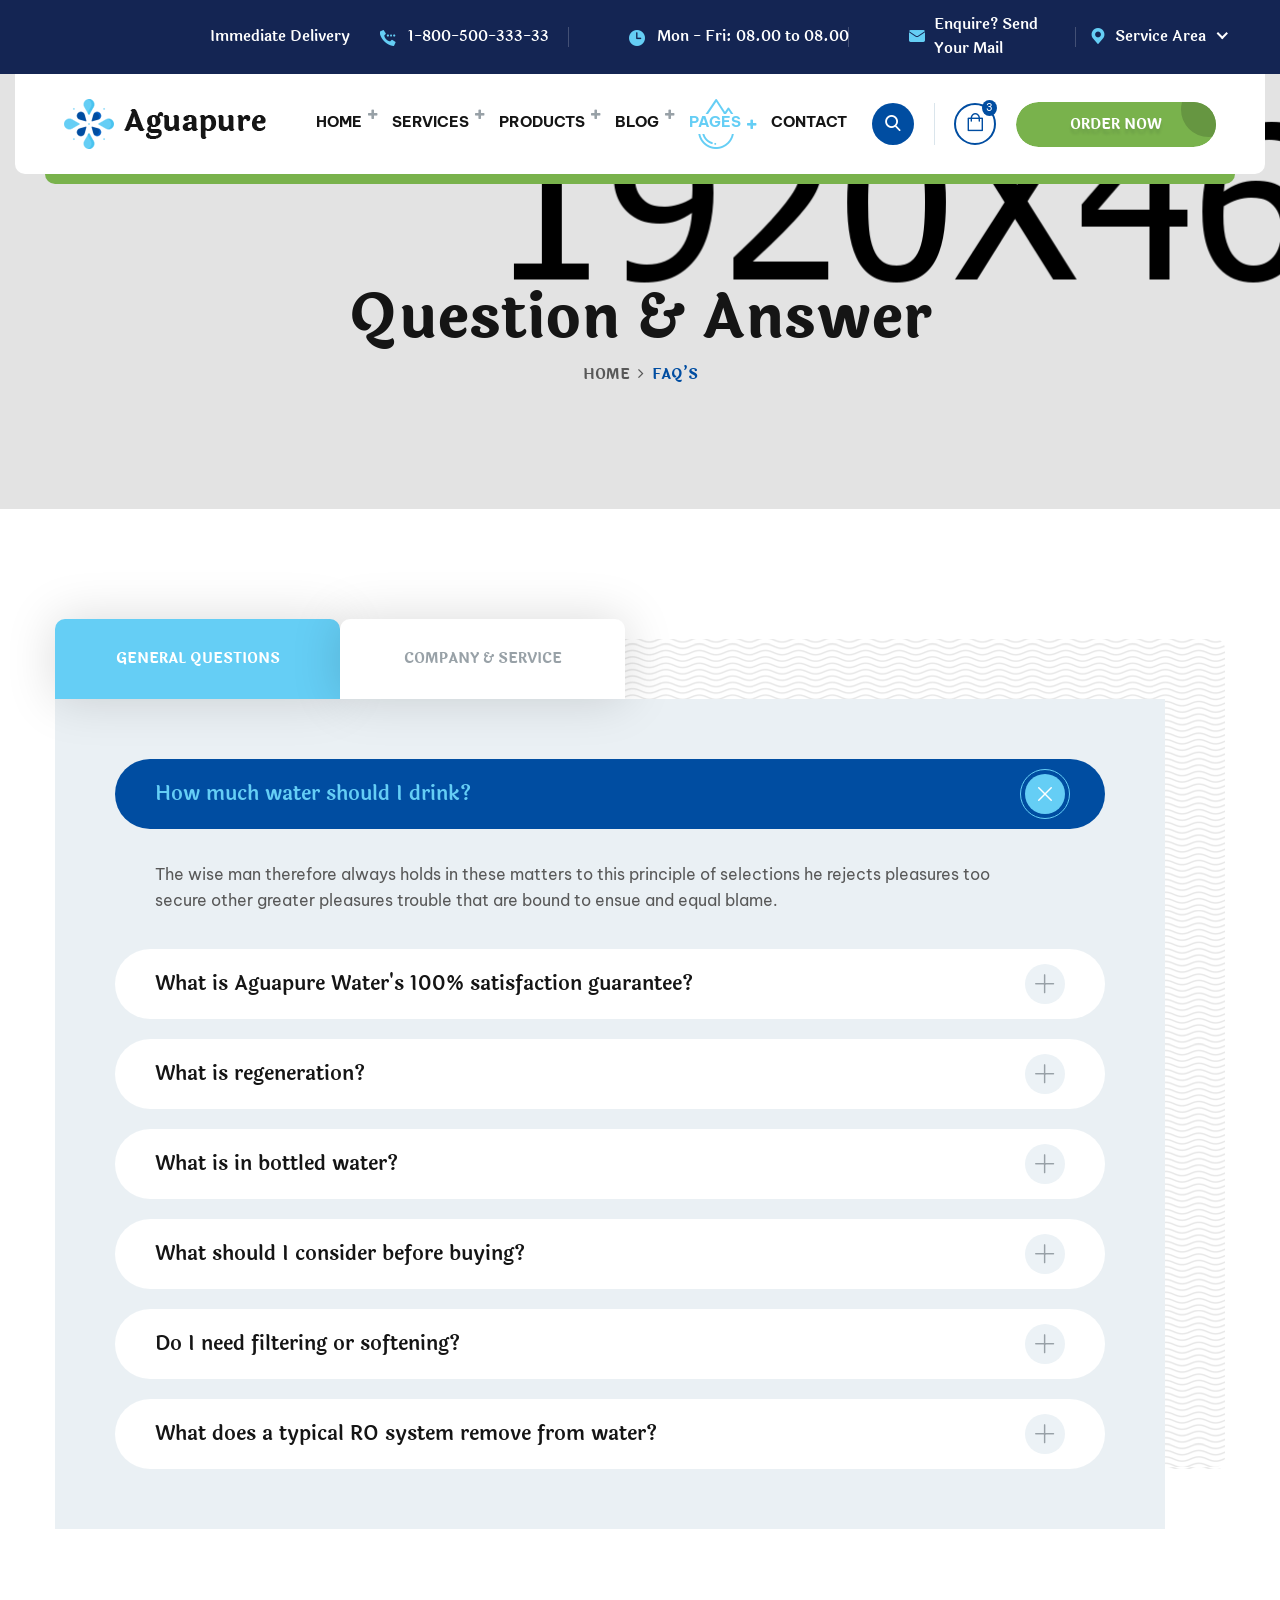
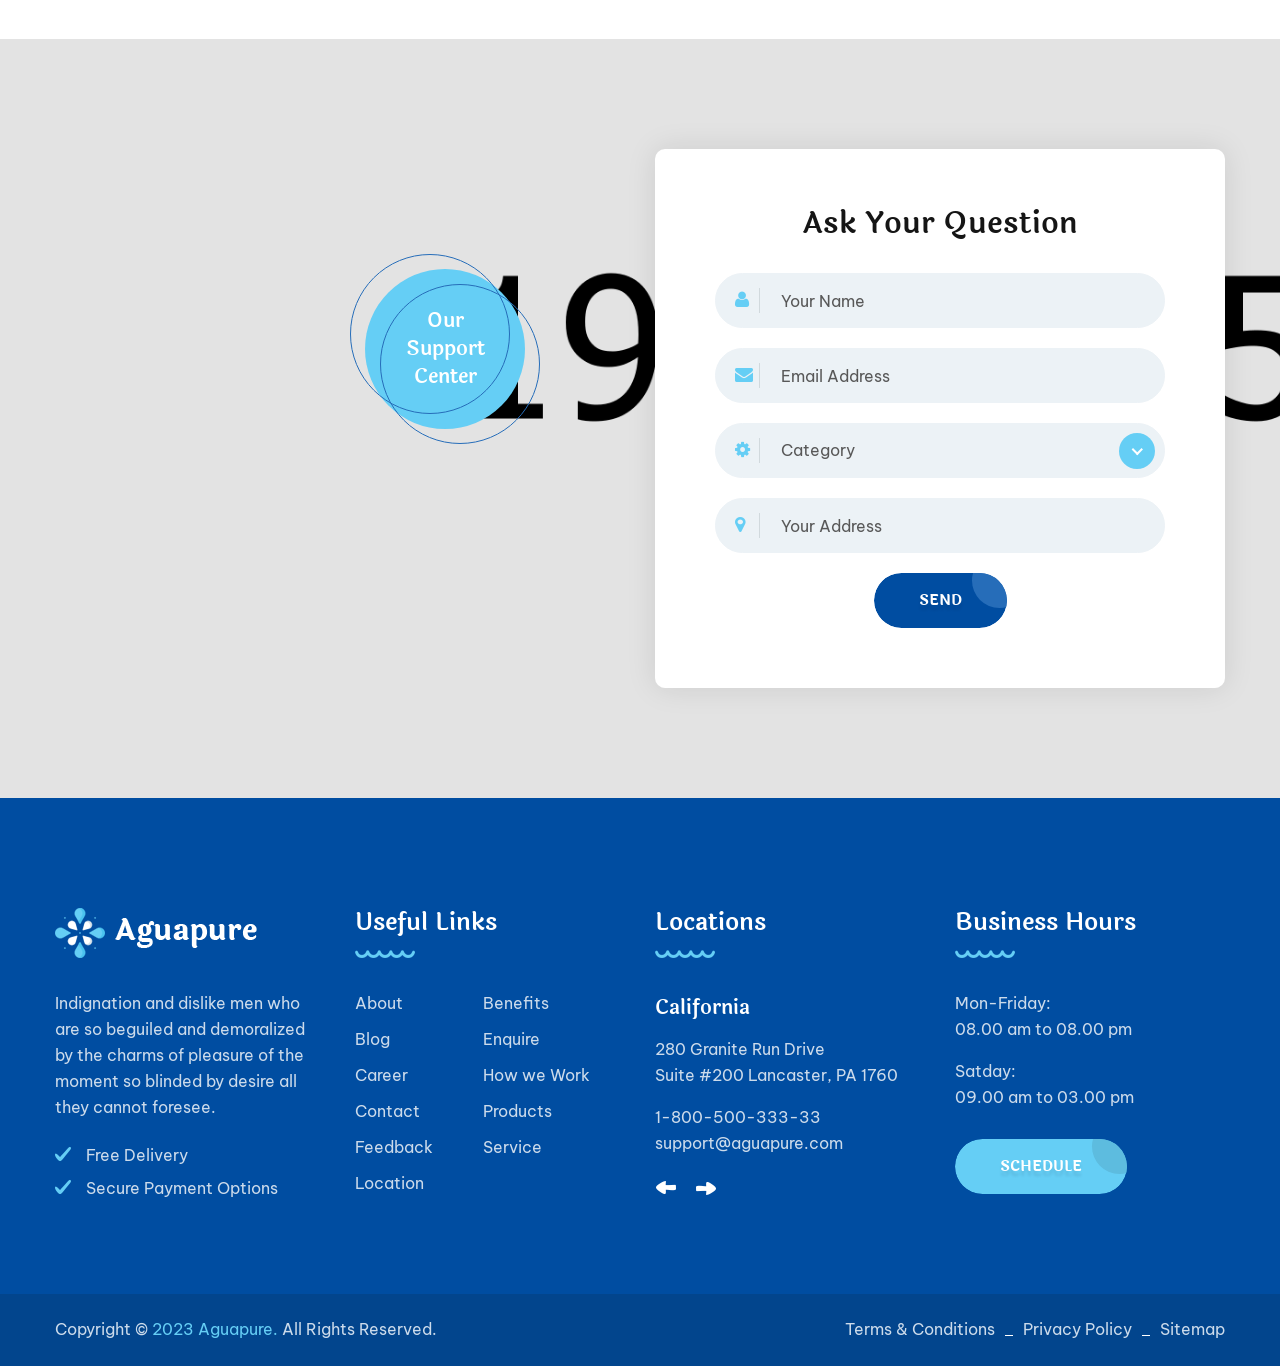
<file: faq.html>
<!DOCTYPE html>
<html lang="en">
<head>
	<meta charset="UTF-8">
	<title>Aguapure - Responsive HTML 5 Template</title>

	<!-- responsive meta -->
	<meta name="viewport" content="width=device-width, initial-scale=1">
	<!-- For IE -->
    <meta http-equiv="X-UA-Compatible" content="IE=edge">
    <!-- Google Fonts -->

    <link href="https://fonts.googleapis.com/css2?family=Laila:wght@300;400;500;600;700&display=swap" rel="stylesheet">
    <link href="https://fonts.googleapis.com/css2?family=Be+Vietnam:ital,wght@0,100;0,300;0,400;0,500;0,600;0,700;0,800;1,100;1,300;1,400;1,500;1,600;1,700;1,800&display=swap" rel="stylesheet">

	<link rel="stylesheet" href="assets/css/animate.css">  
	<link rel="stylesheet" href="assets/css/aos.css">  
	<link rel="stylesheet" href="assets/css/bootstrap.min.css">	
	<link rel="stylesheet" href="assets/css/bootstrap-select.min.css">
	<link rel="stylesheet" href="assets/css/custom-animate.css">
	<link rel="stylesheet" href="assets/css/fancybox.min.css">
	<link rel="stylesheet" href="assets/css/flaticon.css">
	<link rel="stylesheet" href="assets/css/font-awesome.min.css">
	<link rel="stylesheet" href="assets/css/imp.css">
	<link rel="stylesheet" href="assets/css/jquery-ui.css">
	<link rel="stylesheet" href="assets/css/magnific-popup.css">
	<link rel="stylesheet" href="assets/css/owl.css">
    <link rel="stylesheet" href="assets/css/rtl.css">
	<link rel="stylesheet" href="assets/css/scrollbar.css">
	<link rel="stylesheet" href="assets/css/icomoon.css">
	<link rel="stylesheet" href="assets/css/jquery.bootstrap-touchspin.css">
	<link rel="stylesheet" href="assets/css/nice-select.css">

    <!-- Module css -->
    <link rel="stylesheet" href="assets/css/module-css/header-section.css">
	<link rel="stylesheet" href="assets/css/module-css/banner-section.css">
	<link rel="stylesheet" href="assets/css/module-css/about-section.css">
	<link rel="stylesheet" href="assets/css/module-css/blog-section.css">
	<link rel="stylesheet" href="assets/css/module-css/fact-counter-section.css">
	<link rel="stylesheet" href="assets/css/module-css/faq-section.css">
	<link rel="stylesheet" href="assets/css/module-css/contact-page.css">
	<link rel="stylesheet" href="assets/css/module-css/breadcrumb-section.css">
	<link rel="stylesheet" href="assets/css/module-css/team-section.css">
	<link rel="stylesheet" href="assets/css/module-css/partner-section.css">
	<link rel="stylesheet" href="assets/css/module-css/testimonial-section.css">
	<link rel="stylesheet" href="assets/css/module-css/services-section.css">
	<link rel="stylesheet" href="assets/css/module-css/footer-section.css">
   
    <link rel="stylesheet" href="assets/css/style.css">
	<link rel="stylesheet" href="assets/css/responsive.css">
    <!-- Favicon -->
    <link rel="apple-touch-icon" sizes="180x180" href="assets/images/favicon/apple-touch-icon.png">
    <link rel="icon" type="image/png" href="assets/images/favicon/favicon-32x32.png" sizes="32x32">
    <link rel="icon" type="image/png" href="assets/images/favicon/favicon-16x16.png" sizes="16x16">

    <!-- Fixing Internet Explorer-->
    <!--[if lt IE 9]>
        <script src="http://html5shiv.googlecode.com/svn/trunk/html5.js"></script>
        <script src="assets/js/html5shiv.js"></script>
    <![endif]-->
    
</head>

<body>

<div class="boxed_wrapper ltr">

<!-- Preloader -->
<div class="loader-wrap">
    <div class="preloader"><div class="preloader-close">Preloader Close</div></div>
    <div class="layer layer-one"><span class="overlay"></span></div>
    <div class="layer layer-two"><span class="overlay"></span></div>        
    <div class="layer layer-three"><span class="overlay"></span></div>        
</div>

<!-- page-direction -->
<div class="page_direction">
    <div class="demo-rtl direction_switch"><button class="rtl">RTL</button></div>
    <div class="demo-ltr direction_switch"><button class="ltr">LTR</button></div>
</div>
<!-- page-direction end -->


<!-- Main header-->
<header class="main-header header-style-one">
    <div class="header-top">
        <div class="container">
            <div class="outer-box clearfix">
                <div class="header-top_left pull-left">
                    <div class="text">
                        <p>Immediate Delivery</p>
                    </div>
                    <div class="header-contact-info1">
                        <ul>
                            <li><span class="icon-calling"></span><a href="tel:180050033333">1-800-500-333-33</a></li>
                            <li><span class="icon-clock"></span>Mon - Fri: 08.00 to 08.00</li>
                        </ul>
                    </div>
                </div>
                <div class="header-top_right pull-right">
                    <div class="header-mail-box">
                        <span class="icon-email"></span>
                        <p>Enquire? <a href="mailto:info@example.com">Send Your Mail</a></p>
                    </div>
                    <div class="space-box1"></div>
                    <div class="our-service-location-area">
                        <div class="icon">
                            <span class="icon-placeholder"></span>
                        </div>
                        <div class="select-box clearfix">
                            <select class="wide">
                               <option data-display="Service Area">Service Area</option>
                               <option value="1">Albania</option>
                               <option value="2">Canada</option>
                               <option value="3">India</option>
                               <option value="3">Bangladesh</option>
                            </select>
                        </div>
                    </div>
                </div>

            </div>
        </div>    
    </div>

    <!--Start Header--> 
    <div class="header">
        <div class="auto-container">
            <div class="outer-box">
                <div class="header-left">
                    <div class="logo">
                        <a href="index.html"><img src="assets/images/resources/logo.png" alt="Awesome Logo" title=""></a>
                    </div>
                </div>

                <div class="header-right">
                    <div class="nav-outer style1 clearfix">
                        <!--Mobile Navigation Toggler-->
                        <div class="mobile-nav-toggler">
                            <div class="inner">
                                <span class="icon-bar"></span>
                                <span class="icon-bar"></span>
                                <span class="icon-bar"></span>
                            </div>
                        </div>
                        <!-- Main Menu -->
                        <nav class="main-menu style1 navbar-expand-md navbar-light">
                            <div class="collapse navbar-collapse show clearfix" id="navbarSupportedContent">
                                <ul class="navigation clearfix">
                                    <li class="dropdown"><a href="#"><span>Home</span></a>
                                        <ul>
                                            <li><a href="index.html">Home Page 01</a></li>
                                            <li><a href="index-2.html">Home Page 02</a></li>
                                            <li><a href="index-onepage.html">Home OnePage</a></li>
                                            <li class="dropdown"><a href="#">Header Styles</a>
                                                <ul>
                                                    <li><a href="index.html">Header Style One</a></li>
                                                    <li><a href="index-2.html">Header Style Two</a></li>
                                                </ul>    
                                            </li>
                                        </ul>
                                    </li>
                                    <li class="dropdown"><a href="#"><span>Services</span></a>
                                        <ul>
                                            <li><a href="services.html">View All Services</a></li>
                                            <li><a href="services-details.html">Services Details</a></li>
                                        </ul>
                                    </li>
                                    <li class="dropdown"><a href="#"><span>Products</span></a>
                                        <ul>
                                            <li><a href="shop.html">Shop Page 01</a></li>
                                            <li><a href="shop-2.html">Shop Page 02</a></li>
                                            <li><a href="shop-3.html">Shop Page 03</a></li>
                                            <li><a href="product-details.html">Product Details 01</a></li>
                                            <li><a href="cart.html">Cart Page</a></li>
                                            <li><a href="checkout.html">Checkout Page</a></li>
                                            <li><a href="my-account.html">My Account</a></li>
                                        </ul>
                                    </li>
                                    <li class="dropdown"><a href="#"><span>Blog</span></a>
                                        <ul>
                                            <li><a href="blog.html">Blog Style 01</a></li>
                                            <li><a href="blog-2.html">Blog Style 02</a></li>
                                            <li><a href="blog-3.html">Blog Style 03</a></li>
                                            <li><a href="blog-4.html">Blog Style 04</a></li>
                                            <li><a href="blog-single.html">Blog Details</a></li>
                                        </ul>
                                    </li>
                                    <li class="dropdown current"><a href="#"><span>Pages</span></a>
                                        <ul>
                                            <li><a href="about.html">About Our Company</a></li>
                                            <li><a href="pricing.html">Pricing & Plans</a></li>
                                            <li class="dropdown"><a href="#">Projects</a>
                                                <ul>
                                                    <li><a href="project-1.html">project Style 01</a></li>
                                                    <li><a href="project-2.html">project Style 02</a></li>
                                                    <li><a href="project-details.html">project Details</a></li>
                                                </ul>    
                                            </li>
                                            <li><a href="team.html">Our Team</a></li>
                                            <li><a href="testimonials.html">Testimonials</a></li>
                                            <li><a href="faq.html">FAQ’s</a></li>
                                            <li><a href="error.html">404 Error page</a></li>
                                        </ul>
                                    </li>
                                    <li><a href="contact.html"><span>Contact</span></a></li>
                                </ul>
                            </div>
                        </nav>                        
                        <!-- Main Menu End-->
                    </div>
                    
                    <div class="serach-button-style1">
                        <button type="button" class="search-toggler"><i class="icon-search"></i></button>
                    </div>
                    <div class="space-box2"></div>
                    <div class="shopping-cart-box">
                        <a href="shop.html"><i class="icon-shopping-bag"></i><span class="count">3</span></a>
                    </div>
                    <div class="header-right_buttom">
                        <div class="btns-box">
                            <a class="btn-one" href="contact.html">
                                <div class="round"></div>
                                <span class="txt">Order Now</span>
                            </a>
                        </div>
                    </div> 

                </div> 
            </div>
        </div>    
    </div> 
    <!--End header-->

    <!--Sticky Header-->
    <div class="sticky-header">
        <div class="container">
            <div class="clearfix">
                <!--Logo-->
                <div class="logo float-left">
                    <a href="index.html" class="img-responsive"><img src="assets/images/resources/sticky-logo.png" alt="" title=""></a>
                </div>
                <!--Right Col-->
                <div class="right-col float-right">
                    <!-- Main Menu -->
                    <nav class="main-menu clearfix">
                    <!--Keep This Empty / Menu will come through Javascript-->
                    </nav>   
                </div>
            </div>
        </div>
    </div>
    <!--End Sticky Header-->
    
    <!-- Mobile Menu  -->
    <div class="mobile-menu">
        <div class="menu-backdrop"></div>
        <div class="close-btn"><span class="icon fa fa-times-circle"></span></div>
        <nav class="menu-box">
            <div class="nav-logo"><a href="index.html"><img src="assets/images/resources/mobilemenu-logo.png" alt="" title=""></a></div>
            <div class="menu-outer"><!--Here Menu Will Come Automatically Via Javascript / Same Menu as in Header--></div>
            <!--Social Links-->
            <div class="social-links">
                <ul class="clearfix">
                    <li><a href="#"><span class="fab fa fa-facebook-square"></span></a></li>
                    <li><a href="#"><span class="fab fa fa-twitter-square"></span></a></li>
                    <li><a href="#"><span class="fab fa fa-pinterest-square"></span></a></li>
                    <li><a href="#"><span class="fab fa fa-google-plus-square"></span></a></li>
                    <li><a href="#"><span class="fab fa fa-youtube-square"></span></a></li>
                </ul>
            </div>
        </nav>
    </div>
    <!-- End Mobile Menu --> 
</header>

<!--Start breadcrumb area paroller-->     
<section class="breadcrumb-area">
    <div class="breadcrumb-area-bg" style="background-image: url(assets/images/breadcrumb/breadcrumb-1.jpg);"></div>
    <div class="container">
        <div class="row">
            <div class="col-xl-12">
                <div class="inner-content text-center">
                    <div class="title">
                       <h2>Question & Answer</h2>
                    </div>
                    <div class="breadcrumb-menu">
                        <ul>
                            <li><a href="index.html">Home</a></li>
                            <li><i class="fa fa-angle-right" aria-hidden="true"></i></li>
                            <li class="active">FAQ’s</li>
                        </ul>    
                    </div>
                </div>
            </div>
        </div>
    </div>
</section>
<!--End breadcrumb area-->

<!--Start Faq Style1 Area-->
<section class="faq-style1-area">
    <div class="container">
        <div class="row">

            <div class="col-xl-12 text-right-rtl">
                <div class="faq-style1-content">
                    <div class="faq-style1_tab tabs-box">
                        <ul class="tab-buttons clearfix">
                            <li data-tab="#general-questions" class="tab-btn active-btn">General Questions</li>
                            <li data-tab="#company-service" class="tab-btn">Company & Service</li>
                        </ul>

                        <div class="tabs-content">
                            <div class="pattern-bg" style="background-image: url(assets/images/pattern/thm-pattern-2.png);"></div>
                            <!--Start Tab-->
                            <div class="tab active-tab" id="general-questions"> 
                                <ul class="accordion-box">
                                    <li class="accordion block active-block">
                                        <div class="acc-btn active">
                                            <div class="icon-outer"><i class="icon-close"></i></div>
                                            <h3>How much water should I drink?</h3>
                                        </div>
                                        <div class="acc-content current">
                                            <p>The wise man therefore always holds in these matters to this principle of selections he rejects pleasures too secure other greater pleasures  trouble that are bound to ensue and equal blame.</p>
                                        </div>
                                    </li>
                                    <li class="accordion block">
                                        <div class="acc-btn">
                                            <div class="icon-outer"><i class="icon-close"></i></div>
                                            <h3>What is Aguapure Water's 100% satisfaction guarantee?</h3>
                                        </div>
                                        <div class="acc-content">
                                            <p>The wise man therefore always holds in these matters to this principle of selections he rejects pleasures too secure other greater pleasures  trouble that are bound to ensue and equal blame.</p>
                                        </div>
                                    </li>
                                    <li class="accordion block">
                                        <div class="acc-btn">
                                            <div class="icon-outer"><i class="icon-close"></i></div>
                                            <h3>What is regeneration?</h3>
                                        </div>
                                        <div class="acc-content">
                                            <p>The wise man therefore always holds in these matters to this principle of selections he rejects pleasures too secure other greater pleasures  trouble that are bound to ensue and equal blame.</p>
                                        </div>
                                    </li>
                                    <li class="accordion block">
                                        <div class="acc-btn">
                                            <div class="icon-outer"><i class="icon-close"></i></div>
                                            <h3>What is in bottled water?</h3>
                                        </div>
                                        <div class="acc-content">
                                            <p>The wise man therefore always holds in these matters to this principle of selections he rejects pleasures too secure other greater pleasures  trouble that are bound to ensue and equal blame.</p>
                                        </div>
                                    </li>
                                    <li class="accordion block">
                                        <div class="acc-btn">
                                            <div class="icon-outer"><i class="icon-close"></i></div>
                                            <h3>What should I consider before buying?</h3>
                                        </div>
                                        <div class="acc-content">
                                            <p>The wise man therefore always holds in these matters to this principle of selections he rejects pleasures too secure other greater pleasures  trouble that are bound to ensue and equal blame.</p>
                                        </div>
                                    </li>
                                    <li class="accordion block">
                                        <div class="acc-btn">
                                            <div class="icon-outer"><i class="icon-close"></i></div>
                                            <h3>Do I need filtering or softening?</h3>
                                        </div>
                                        <div class="acc-content">
                                            <p>The wise man therefore always holds in these matters to this principle of selections he rejects pleasures too secure other greater pleasures  trouble that are bound to ensue and equal blame.</p>
                                        </div>
                                    </li>
                                    <li class="accordion block">
                                        <div class="acc-btn">
                                           <div class="icon-outer"><i class="icon-close"></i></div>
                                           <h3>What does a typical RO system remove from water?</h3>
                                       </div>
                                       <div class="acc-content">
                                            <p>The wise man therefore always holds in these matters to this principle of selections he rejects pleasures too secure other greater pleasures  trouble that are bound to ensue and equal blame.</p>
                                       </div>
                                   </li>
                                </ul>
                            </div>
                            <!--End Tab-->
                            <!--Start Tab-->
                            <div class="tab" id="company-service">
                                <ul class="accordion-box">
                                    <li class="accordion block active-block">
                                        <div class="acc-btn active">
                                            <div class="icon-outer"><i class="icon-close"></i></div>
                                            <h3>How much water should I drink?</h3>
                                        </div>
                                        <div class="acc-content current">
                                            <p>The wise man therefore always holds in these matters to this principle of selections he rejects pleasures too secure other greater pleasures  trouble that are bound to ensue and equal blame.</p>
                                        </div>
                                    </li>
                                    <li class="accordion block">
                                        <div class="acc-btn">
                                            <div class="icon-outer"><i class="icon-close"></i></div>
                                            <h3>What is Aguapure Water's 100% satisfaction guarantee?</h3>
                                        </div>
                                        <div class="acc-content">
                                            <p>The wise man therefore always holds in these matters to this principle of selections he rejects pleasures too secure other greater pleasures  trouble that are bound to ensue and equal blame.</p>
                                        </div>
                                    </li>
                                    <li class="accordion block">
                                        <div class="acc-btn">
                                            <div class="icon-outer"><i class="icon-close"></i></div>
                                            <h3>What is regeneration?</h3>
                                        </div>
                                        <div class="acc-content">
                                            <p>The wise man therefore always holds in these matters to this principle of selections he rejects pleasures too secure other greater pleasures  trouble that are bound to ensue and equal blame.</p>
                                        </div>
                                    </li>
                                    <li class="accordion block">
                                        <div class="acc-btn">
                                            <div class="icon-outer"><i class="icon-close"></i></div>
                                            <h3>What is in bottled water?</h3>
                                        </div>
                                        <div class="acc-content">
                                            <p>The wise man therefore always holds in these matters to this principle of selections he rejects pleasures too secure other greater pleasures  trouble that are bound to ensue and equal blame.</p>
                                        </div>
                                    </li>
                                    <li class="accordion block">
                                        <div class="acc-btn">
                                            <div class="icon-outer"><i class="icon-close"></i></div>
                                            <h3>What should I consider before buying?</h3>
                                        </div>
                                        <div class="acc-content">
                                            <p>The wise man therefore always holds in these matters to this principle of selections he rejects pleasures too secure other greater pleasures  trouble that are bound to ensue and equal blame.</p>
                                        </div>
                                    </li>
                                    <li class="accordion block">
                                        <div class="acc-btn">
                                            <div class="icon-outer"><i class="icon-close"></i></div>
                                            <h3>Do I need filtering or softening?</h3>
                                        </div>
                                        <div class="acc-content">
                                            <p>The wise man therefore always holds in these matters to this principle of selections he rejects pleasures too secure other greater pleasures  trouble that are bound to ensue and equal blame.</p>
                                        </div>
                                    </li>
                                    <li class="accordion block">
                                        <div class="acc-btn">
                                           <div class="icon-outer"><i class="icon-close"></i></div>
                                           <h3>What does a typical RO system remove from water?</h3>
                                       </div>
                                       <div class="acc-content">
                                            <p>The wise man therefore always holds in these matters to this principle of selections he rejects pleasures too secure other greater pleasures  trouble that are bound to ensue and equal blame.</p>
                                       </div>
                                   </li>
                                </ul>
                            </div>
                            <!--End Tab-->
                        </div>

                    </div>

                </div>
            </div>
            
        </div>
    </div>   
</section> 
<!--End Faq Style1 Area-->

<!--Start Faq Form Area-->
<section class="faq-form-area">
    <div class="faq-form-area-bg" style="background-image: url(assets/images/parallax-background/faq-form-area-bg.jpg);"></div>
    <div class="container">
        <div class="row">

            <div class="col-xl-6">
                <div class="faq-left-box">
                    <div class="thm-round-box1 js-tilt paroller">
                        <h3>Our<br> Support<br> Center</h3>
                    </div>
                </div>
            </div>

            <div class="col-xl-6">
                <div class="contact-form-box1 faq-form-box">
                    <div class="top-title text-center">
                        <h2>Ask Your Question</h2>
                    </div>
                    <form id="contact-form" name="contact_form" class="default-form1" action="#" method="post">
                        <div class="input-box"> 
                            <input type="text" name="form_name" value="" placeholder="Your Name" required="">
                            <div class="icon">
                                <i class="fa fa-user" aria-hidden="true"></i>
                            </div>
                        </div>
                        <div class="input-box"> 
                            <input type="email" name="form_email" value="" placeholder="Email Address" required="">
                            <div class="icon">
                                <i class="fa fa-envelope" aria-hidden="true"></i>
                            </div>
                        </div> 
                        <div class="input-box">
                            <div class="select-box">
                                <div class="round-shape"></div>
                                <select class="wide">
                                    <option data-display="Category">Category</option>
                                    <option value="1">General</option>
                                    <option value="2">Company & Service</option>
                                    <option value="3">Other</option>
                                </select>
                            </div>
                            <div class="icon">
                                <i class="fa fa-cog" aria-hidden="true"></i>
                            </div>
                        </div>
                        <div class="input-box">
                            <input type="text" name="form_address" value="" placeholder="Your Address">
                            <div class="icon">
                                <i class="fa fa-map-marker" aria-hidden="true"></i>
                            </div>
                        </div>  
                        <div class="button-box text-center">
                            <button class="btn-one" type="submit" data-loading-text="Please wait...">
                                <span class="round"></span>
                                <span class="txt">Send</span>
                            </button> 
                        </div>  
                    </form>

                </div>
            </div>

        </div>
    </div>
</section>
<!--End Faq Form Area-->






<!--Start footer area -->  
<footer class="footer-area">
    <!--Start Footer-->
    <div class="footer">
        <div class="container">
            <div class="row text-right-rtl">

                <!--Start single footer widget-->
                <div class="col-xl-3 col-lg-6 col-md-6 col-sm-12 wow animated fadeInUp" data-wow-delay="0.1s">
                    <div class="single-footer-widget marbtm50">
                        <div class="our-company-info">
                            <div class="footer-logo">
                                <a href="index.html"><img src="assets/images/footer/footer-logo.png" alt=""/></a>
                            </div>
                            <div class="text-box">
                                <p>Indignation and dislike men who are so beguiled and demoralized by the charms of pleasure of the moment so blinded by desire all they cannot foresee.</p>
                            </div>
                            <div class="our-company-info-list">
                                <ul>
                                    <li><span class="icon-check-mark"></span>Free Delivery</li>
                                    <li><span class="icon-check-mark"></span>Secure Payment Options</li>
                                </ul>
                            </div>
                        </div>     
                    </div>
                </div>
                <!--End single footer widget-->

                <!--Start single footer widget-->
                <div class="col-xl-3 col-lg-6 col-md-6 col-sm-12 wow animated fadeInUp" data-wow-delay="0.3s">
                    <div class="single-footer-widget martop marbtm50">
                        <div class="title">
                            <h3>Useful Links</h3>
                            <div class="decor">
                                <img src="assets/images/shape/decor.png" alt="">
                            </div>
                        </div>
                        <div class="footer-widget-links">
                            <ul class="pull-left">
                                <li><a href="#">About</a></li>    
                                <li><a href="#">Blog</a></li>             
                                <li><a href="#">Career</a></li>             
                                <li><a href="#">Contact</a></li>             
                                <li><a href="#">Feedback</a></li>                         
                                <li><a href="#">Location</a></li>                         
                            </ul>
                            <ul class="pull-left marleft-60">
                                <li><a href="#">Benefits</a></li>    
                                <li><a href="#">Enquire</a></li>    
                                <li><a href="#">How we Work</a></li>    
                                <li><a href="#">Products</a></li>    
                                <li><a href="#">Service</a></li>    
                            </ul>                     
                        </div>
                    </div>
                </div>
                <!--End single footer widget-->

                <!--Start single footer widget-->
                <div class="col-xl-3 col-lg-6 col-md-6 col-sm-12 wow animated fadeInUp" data-wow-delay="0.5s">
                    <div class="single-footer-widget martop">
                        <div class="title">
                            <h3>Locations</h3>
                            <div class="decor">
                                <img src="assets/images/shape/decor.png" alt="">
                            </div>
                        </div>
                        <div class="single-footer-widget-Location">
                            <div class="owl-carousel owl-theme one-item-carousel owl-nav-style-one location_carousel">
                                <!--Start Single Location Box-->
                                <div class="single-Location-box">
                                    <h4>California</h4>
                                    <p>280 Granite Run Drive <br>Suite #200 Lancaster, PA 1760</p>
                                    <div class="phone">
                                        <a href="tel:123456789">1-800-500-333-33</a>
                                    </div>
                                    <div class="email">
                                        <a href="mailto:info@templatepath.com">support@aguapure.com</a>
                                    </div>
                                </div>
                                <!--End Single Location Box-->
                                <!--Start Single Location Box-->
                                <div class="single-Location-box">
                                    <h4>California</h4>
                                    <p>280 Granite Run Drive <br>Suite #200 Lancaster, PA 1760</p>
                                    <div class="phone">
                                        <a href="tel:123456789">1-800-500-333-33</a>
                                    </div>
                                    <div class="email">
                                        <a href="mailto:info@templatepath.com">support@aguapure.com</a>
                                    </div>
                                </div>
                                <!--End Single Location Box-->
                            </div>
                        </div>
                    </div>
                </div>
                <!--End single footer widget-->

                <!--Start single footer widget-->
                <div class="col-xl-3 col-lg-6 col-md-6 col-sm-12 wow animated fadeInUp" data-wow-delay="0.7s">
                    <div class="single-footer-widget martop pdtop50">
                        <div class="title">
                            <h3>Business Hours</h3>
                            <div class="decor">
                                <img src="assets/images/shape/decor.png" alt="">
                            </div>
                        </div>
                        <div class="single-footer-widget-business-hours">
                            <ul>
                                <li>Mon-Friday:<br />08.00 am to 08.00 pm</li>
                                <li>Satday:<br />09.00 am to 03.00 pm</li>
                            </ul>
                            <div class="btn-box">
                                <a class="btn-one" href="#">
                                    <div class="round"></div>
                                    <span class="txt">Schedule</span>
                                </a>
                            </div>
                        </div>
                    </div>
                </div>
                

            </div>
        </div>
    </div>
    <!--End Footer-->


    <div class="footer-bottom">
        <div class="container">
            <div class="bottom-inner clearfix">
                <div class="copyright pull-left">
                    <p>Copyright &copy;<a href="index.html"> 2023 Aguapure.</a> All Rights Reserved.</p>
                </div>
                <ul class="footer-nav pull-right clearfix">
                    <li><a href="index.html">Terms & Conditions</a></li>
                    <li><a href="index.html">Privacy Policy</a></li>
                    <li><a href="index.html">Sitemap</a></li>
                </ul>
            </div>
        </div>
    </div>

</footer>   
<!--End footer area-->



<button class="scroll-top scroll-to-target" data-target="html">
    <span class="icon-right-arrow-1"></span>
</button> 


<!-- search-popup -->
<div id="search-popup" class="search-popup">
    <div class="close-search"><i class="icon-close"></i></div>
    <div class="popup-inner">
        <div class="overlay-layer"></div>
        <div class="search-form">
            <form method="post" action="index.html">
                <div class="form-group">
                    <fieldset>
                        <input type="search" class="form-control" name="search-input" value="" placeholder="Search Here" required >
                        <input type="submit" value="Search Now!" class="theme-btn style-four">
                    </fieldset>
                </div>
            </form>
            <h3>Recent Search Keywords</h3>
            <ul class="recent-searches">
                <li><a href="index.html">Water Quality</a></li>
                <li><a href="index.html">Mineral</a></li>
                <li><a href="index.html">Bottle</a></li>
                <li><a href="index.html">Safety</a></li>
                <li><a href="index.html">Plan</a></li>
            </ul>
        </div>
    </div>
</div>
<!-- search-popup end -->


</div> 






<script src="assets/js/jquery.js"></script>
<script src="assets/js/aos.js"></script>
<script src="assets/js/appear.js"></script>
<script src="assets/js/bootstrap.bundle.min.js"></script>
<script src="assets/js/bootstrap-select.min.js"></script>
<script src="assets/js/isotope.js"></script>
<script src="assets/js/jquery.countTo.js"></script>
<script src="assets/js/jquery.easing.min.js"></script>
<script src="assets/js/jquery.enllax.min.js"></script>
<script src="assets/js/jquery.fancybox.js"></script>
<script src="assets/js/jquery.magnific-popup.min.js"></script>
<script src="assets/js/jquery.paroller.min.js"></script>
<script src="assets/js/jquery-ui.js"></script>
<script src="assets/js/knob.js"></script>
<script src="assets/js/map-script.js"></script>
<script src="assets/js/owl.js"></script>
<script src="assets/js/pagenav.js"></script>
<script src="assets/js/parallax.min.js"></script>
<script src="assets/js/scrollbar.js"></script>
<script src="assets/js/TweenMax.min.js"></script>
<script src="assets/js/validation.js"></script>
<script src="assets/js/wow.js"></script>

<script src="assets/js/jquery.bootstrap-touchspin.js"></script>
<script src="assets/js/jquery.nice-select.min.js"></script>
<script src="assets/js/tilt.jquery.js"></script>


<!-- thm custom script -->
<script src="assets/js/custom.js"></script>



</body>
</html>
</file>
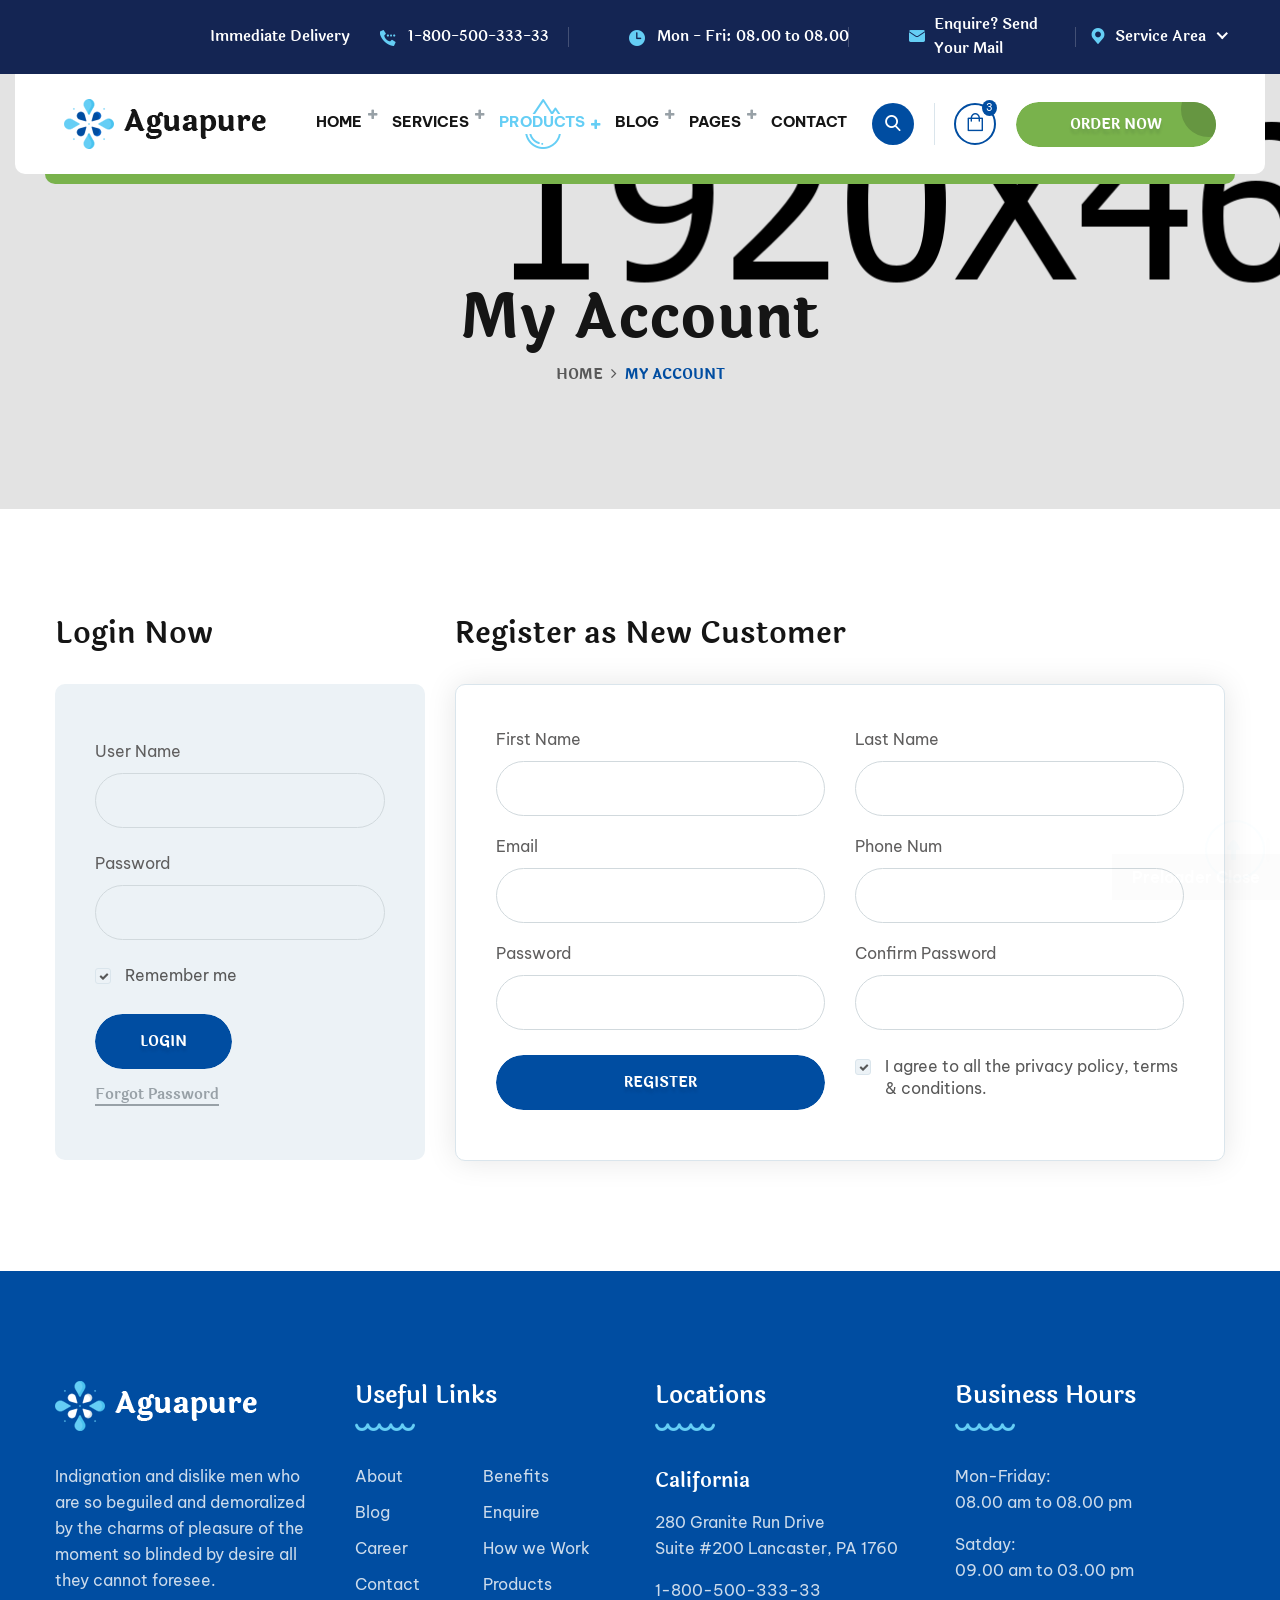
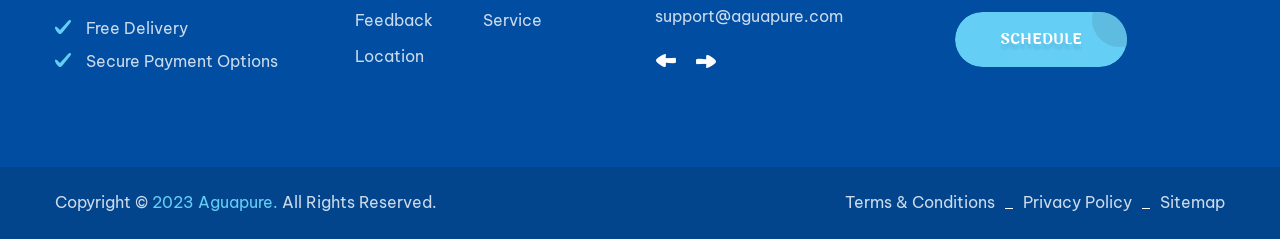
<file: my-account.html>
<!DOCTYPE html>
<html lang="en">
<head>
	<meta charset="UTF-8">
	<title>Aguapure - Responsive HTML 5 Template</title>

	<!-- responsive meta -->
	<meta name="viewport" content="width=device-width, initial-scale=1">
	<!-- For IE -->
    <meta http-equiv="X-UA-Compatible" content="IE=edge">
    <!-- Google Fonts -->

    <link href="https://fonts.googleapis.com/css2?family=Laila:wght@300;400;500;600;700&display=swap" rel="stylesheet">
    <link href="https://fonts.googleapis.com/css2?family=Be+Vietnam:ital,wght@0,100;0,300;0,400;0,500;0,600;0,700;0,800;1,100;1,300;1,400;1,500;1,600;1,700;1,800&display=swap" rel="stylesheet">

	<link rel="stylesheet" href="assets/css/animate.css">  
	<link rel="stylesheet" href="assets/css/aos.css">  
	<link rel="stylesheet" href="assets/css/bootstrap.min.css">	
	<link rel="stylesheet" href="assets/css/bootstrap-select.min.css">
	<link rel="stylesheet" href="assets/css/custom-animate.css">
	<link rel="stylesheet" href="assets/css/fancybox.min.css">
	<link rel="stylesheet" href="assets/css/flaticon.css">
	<link rel="stylesheet" href="assets/css/font-awesome.min.css">
	<link rel="stylesheet" href="assets/css/imp.css">
	<link rel="stylesheet" href="assets/css/jquery-ui.css">
	<link rel="stylesheet" href="assets/css/magnific-popup.css">
	<link rel="stylesheet" href="assets/css/owl.css">
    <link rel="stylesheet" href="assets/css/rtl.css">
	<link rel="stylesheet" href="assets/css/scrollbar.css">
	<link rel="stylesheet" href="assets/css/icomoon.css">
	<link rel="stylesheet" href="assets/css/jquery.bootstrap-touchspin.css">
	<link rel="stylesheet" href="assets/css/nice-select.css">
	<link rel="stylesheet" href="assets/css/bxslider.css">

    <!-- Module css -->
    <link rel="stylesheet" href="assets/css/module-css/header-section.css">
	<link rel="stylesheet" href="assets/css/module-css/banner-section.css">
	<link rel="stylesheet" href="assets/css/module-css/about-section.css">
	<link rel="stylesheet" href="assets/css/module-css/blog-section.css">
	<link rel="stylesheet" href="assets/css/module-css/fact-counter-section.css">
	<link rel="stylesheet" href="assets/css/module-css/faq-section.css">
	<link rel="stylesheet" href="assets/css/module-css/contact-page.css">
	<link rel="stylesheet" href="assets/css/module-css/breadcrumb-section.css">
	<link rel="stylesheet" href="assets/css/module-css/team-section.css">
	<link rel="stylesheet" href="assets/css/module-css/partner-section.css">
	<link rel="stylesheet" href="assets/css/module-css/testimonial-section.css">
	<link rel="stylesheet" href="assets/css/module-css/services-section.css">
	<link rel="stylesheet" href="assets/css/module-css/footer-section.css">
   
    <link rel="stylesheet" href="assets/css/style.css">
	<link rel="stylesheet" href="assets/css/responsive.css">
    <!-- Favicon -->
    <link rel="apple-touch-icon" sizes="180x180" href="assets/images/favicon/apple-touch-icon.png">
    <link rel="icon" type="image/png" href="assets/images/favicon/favicon-32x32.png" sizes="32x32">
    <link rel="icon" type="image/png" href="assets/images/favicon/favicon-16x16.png" sizes="16x16">

    <!-- Fixing Internet Explorer-->
    <!--[if lt IE 9]>
        <script src="http://html5shiv.googlecode.com/svn/trunk/html5.js"></script>
        <script src="assets/js/html5shiv.js"></script>
    <![endif]-->
    
</head>

<body>

<div class="boxed_wrapper ltr">

<!-- Preloader -->
<div class="loader-wrap">
    <div class="preloader"><div class="preloader-close">Preloader Close</div></div>
    <div class="layer layer-one"><span class="overlay"></span></div>
    <div class="layer layer-two"><span class="overlay"></span></div>        
    <div class="layer layer-three"><span class="overlay"></span></div>        
</div>

<!-- page-direction -->
<div class="page_direction">
    <div class="demo-rtl direction_switch"><button class="rtl">RTL</button></div>
    <div class="demo-ltr direction_switch"><button class="ltr">LTR</button></div>
</div>
<!-- page-direction end -->


<!-- Main header-->
<header class="main-header header-style-one">
    <div class="header-top">
        <div class="container">
            <div class="outer-box clearfix">
                <div class="header-top_left pull-left">
                    <div class="text">
                        <p>Immediate Delivery</p>
                    </div>
                    <div class="header-contact-info1">
                        <ul>
                            <li><span class="icon-calling"></span><a href="tel:180050033333">1-800-500-333-33</a></li>
                            <li><span class="icon-clock"></span>Mon - Fri: 08.00 to 08.00</li>
                        </ul>
                    </div>
                </div>
                <div class="header-top_right pull-right">
                    <div class="header-mail-box">
                        <span class="icon-email"></span>
                        <p>Enquire? <a href="mailto:info@example.com">Send Your Mail</a></p>
                    </div>
                    <div class="space-box1"></div>
                    <div class="our-service-location-area">
                        <div class="icon">
                            <span class="icon-placeholder"></span>
                        </div>
                        <div class="select-box clearfix">
                            <select class="wide">
                               <option data-display="Service Area">Service Area</option>
                               <option value="1">Albania</option>
                               <option value="2">Canada</option>
                               <option value="3">India</option>
                               <option value="3">Bangladesh</option>
                            </select>
                        </div>
                    </div>
                </div>

            </div>
        </div>    
    </div>

    <!--Start Header--> 
    <div class="header">
        <div class="auto-container">
            <div class="outer-box">
                <div class="header-left">
                    <div class="logo">
                        <a href="index.html"><img src="assets/images/resources/logo.png" alt="Awesome Logo" title=""></a>
                    </div>
                </div>

                <div class="header-right">
                    <div class="nav-outer style1 clearfix">
                        <!--Mobile Navigation Toggler-->
                        <div class="mobile-nav-toggler">
                            <div class="inner">
                                <span class="icon-bar"></span>
                                <span class="icon-bar"></span>
                                <span class="icon-bar"></span>
                            </div>
                        </div>
                        <!-- Main Menu -->
                        <nav class="main-menu style1 navbar-expand-md navbar-light">
                            <div class="collapse navbar-collapse show clearfix" id="navbarSupportedContent">
                                <ul class="navigation clearfix">
                                    <li class="dropdown"><a href="#"><span>Home</span></a>
                                        <ul>
                                            <li><a href="index.html">Home Page 01</a></li>
                                            <li><a href="index-2.html">Home Page 02</a></li>
                                            <li><a href="index-onepage.html">Home OnePage</a></li>
                                            <li class="dropdown"><a href="#">Header Styles</a>
                                                <ul>
                                                    <li><a href="index.html">Header Style One</a></li>
                                                    <li><a href="index-2.html">Header Style Two</a></li>
                                                </ul>    
                                            </li>
                                        </ul>
                                    </li>
                                    <li class="dropdown"><a href="#"><span>Services</span></a>
                                        <ul>
                                            <li><a href="services.html">View All Services</a></li>
                                            <li><a href="services-details.html">Services Details</a></li>
                                        </ul>
                                    </li>
                                    <li class="dropdown current"><a href="#"><span>Products</span></a>
                                        <ul>
                                            <li><a href="shop.html">Shop Page 01</a></li>
                                            <li><a href="shop-2.html">Shop Page 02</a></li>
                                            <li><a href="shop-3.html">Shop Page 03</a></li>
                                            <li><a href="product-details.html">Product Details 01</a></li>
                                            <li><a href="cart.html">Cart Page</a></li>
                                            <li><a href="checkout.html">Checkout Page</a></li>
                                            <li><a href="my-account.html">My Account</a></li>
                                        </ul>
                                    </li>
                                    <li class="dropdown"><a href="#"><span>Blog</span></a>
                                        <ul>
                                            <li><a href="blog.html">Blog Style 01</a></li>
                                            <li><a href="blog-2.html">Blog Style 02</a></li>
                                            <li><a href="blog-3.html">Blog Style 03</a></li>
                                            <li><a href="blog-4.html">Blog Style 04</a></li>
                                            <li><a href="blog-single.html">Blog Details</a></li>
                                        </ul>
                                    </li>
                                    <li class="dropdown"><a href="#"><span>Pages</span></a>
                                        <ul>
                                            <li><a href="about.html">About Our Company</a></li>
                                            <li><a href="pricing.html">Pricing & Plans</a></li>
                                            <li class="dropdown"><a href="#">Projects</a>
                                                <ul>
                                                    <li><a href="project-1.html">project Style 01</a></li>
                                                    <li><a href="project-2.html">project Style 02</a></li>
                                                    <li><a href="project-details.html">project Details</a></li>
                                                </ul>    
                                            </li>
                                            <li><a href="team.html">Our Team</a></li>
                                            <li><a href="testimonials.html">Testimonials</a></li>
                                            <li><a href="faq.html">FAQ’s</a></li>
                                            <li><a href="error.html">404 Error page</a></li>
                                        </ul>
                                    </li>
                                    <li><a href="contact.html"><span>Contact</span></a></li>
                                </ul>
                            </div>
                        </nav>                        
                        <!-- Main Menu End-->
                    </div>
                    
                    <div class="serach-button-style1">
                        <button type="button" class="search-toggler"><i class="icon-search"></i></button>
                    </div>
                    <div class="space-box2"></div>
                    <div class="shopping-cart-box">
                        <a href="shop.html"><i class="icon-shopping-bag"></i><span class="count">3</span></a>
                    </div>
                    <div class="header-right_buttom">
                        <div class="btns-box">
                            <a class="btn-one" href="contact.html">
                                <div class="round"></div>
                                <span class="txt">Order Now</span>
                            </a>
                        </div>
                    </div> 

                </div> 
            </div>
        </div>    
    </div> 
    <!--End header-->

    <!--Sticky Header-->
    <div class="sticky-header">
        <div class="container">
            <div class="clearfix">
                <!--Logo-->
                <div class="logo float-left">
                    <a href="index.html" class="img-responsive"><img src="assets/images/resources/sticky-logo.png" alt="" title=""></a>
                </div>
                <!--Right Col-->
                <div class="right-col float-right">
                    <!-- Main Menu -->
                    <nav class="main-menu clearfix">
                    <!--Keep This Empty / Menu will come through Javascript-->
                    </nav>   
                </div>
            </div>
        </div>
    </div>
    <!--End Sticky Header-->
    
    <!-- Mobile Menu  -->
    <div class="mobile-menu">
        <div class="menu-backdrop"></div>
        <div class="close-btn"><span class="icon fa fa-times-circle"></span></div>
        <nav class="menu-box">
            <div class="nav-logo"><a href="index.html"><img src="assets/images/resources/mobilemenu-logo.png" alt="" title=""></a></div>
            <div class="menu-outer"><!--Here Menu Will Come Automatically Via Javascript / Same Menu as in Header--></div>
            <!--Social Links-->
            <div class="social-links">
                <ul class="clearfix">
                    <li><a href="#"><span class="fab fa fa-facebook-square"></span></a></li>
                    <li><a href="#"><span class="fab fa fa-twitter-square"></span></a></li>
                    <li><a href="#"><span class="fab fa fa-pinterest-square"></span></a></li>
                    <li><a href="#"><span class="fab fa fa-google-plus-square"></span></a></li>
                    <li><a href="#"><span class="fab fa fa-youtube-square"></span></a></li>
                </ul>
            </div>
        </nav>
    </div>
    <!-- End Mobile Menu --> 
</header>

<!--Start breadcrumb area paroller-->     
<section class="breadcrumb-area">
    <div class="breadcrumb-area-bg" style="background-image: url(assets/images/breadcrumb/breadcrumb-1.jpg);"></div>
    <div class="container">
        <div class="row">
            <div class="col-xl-12">
                <div class="inner-content text-center">
                    <div class="title">
                       <h2>My Account</h2>
                    </div>
                    <div class="breadcrumb-menu">
                        <ul>
                            <li><a href="index.html">Home</a></li>
                            <li><i class="fa fa-angle-right" aria-hidden="true"></i></li>
                            <li class="active">My Account</li>
                        </ul>    
                    </div>
                </div>
            </div>
        </div>
    </div>
</section>
<!--End breadcrumb area-->


<!--Start login register area-->
<section class="login-register-area">
    <div class="container">
        <div class="row">
            <div class="col-xl-4 col-lg-12">
                <div class="login-form-box">
                    <div class="shop-page-title">
                        <h2>Login Now</h2>
                    </div>
                    <div class="login-form-box_inner">
                        <form action="#">
                            <div class="row">
                                <div class="col-xl-12">
                                    <div class="input-field">
                                        <div class="field-label">User Name</div>
                                        <input type="text" name="user-name" placeholder="" required>
                                    </div>    
                                </div> 
                                <div class="col-xl-12">
                                    <div class="input-field">
                                        <div class="field-label">Password</div>
                                        <input type="text" name="password" placeholder="" required>
                                    </div>    
                                </div>
                                <div class="col-xl-12">
                                    <div class="checked-box2">
                                        <input type="checkbox" name="fremember_me" id="remember_me" checked="">
                                        <label for="remember_me"><span></span> Remember me</label>
                                    </div>
                                    <button class="btn-one" type="submit">
                                        <span class="txt">Login</span> 
                                    </button>
                                    <div class="forgot-password">
                                        <a href="#">Forgot Password</a>
                                    </div>
                                </div>
                            </div>
                        </form>    
                    </div>

                </div>    
            </div>
            
            <div class="col-xl-8 col-lg-12">
                <div class="register-form-box">
                    <div class="shop-page-title">
                        <h2>Register as New Customer</h2>
                    </div>
                    <div class="register-form-box_inner">
                        <form action="#">
                            <div class="row">
                                <div class="col-xl-6">
                                    <div class="input-field">
                                        <div class="field-label">First Name</div>
                                        <input type="text" name="ffname" value="" placeholder="" required="">
                                    </div>    
                                </div> 
                                <div class="col-xl-6">
                                    <div class="input-field">
                                        <div class="field-label">Last Name</div>
                                        <input type="text" name="flname" value="" placeholder="" required="">
                                    </div>    
                                </div>
                            </div>
                            <div class="row">
                                <div class="col-xl-6">
                                    <div class="input-field">
                                        <div class="field-label">Email</div>
                                        <input type="email" name="femail" value="" placeholder="" required="">
                                    </div>    
                                </div> 
                                <div class="col-xl-6">
                                    <div class="input-field">
                                        <div class="field-label">Phone Num</div>
                                        <input type="text" name="fphone" value="" placeholder="">
                                    </div>    
                                </div>
                            </div>
                            <div class="row">
                                <div class="col-xl-6">
                                    <div class="input-field">
                                        <div class="field-label">Password</div>
                                        <input type="text" name="fpassword" value="" placeholder="" required="">
                                    </div>    
                                </div> 
                                <div class="col-xl-6">
                                    <div class="input-field">
                                        <div class="field-label">Confirm Password</div>
                                        <input type="text" name="fcpassword" value="" placeholder="">
                                    </div>    
                                </div>
                            </div>
                            <div class="row">
                                <div class="col-xl-6">
                                    <div class="button-box">
                                        <button class="btn-one" type="submit"><span class="txt">Register</span></button>
                                    </div>       
                                </div> 
                                <div class="col-xl-6">
                                    <div class="agree-message">
                                        <div class="checked-box2">
                                            <input type="checkbox" name="fagree" id="agree" checked="">
                                            <label for="agree"><span></span> I agree to all the privacy policy, terms
                                                & conditions.</label>
                                        </div>
                                    </div>        
                                </div>
                            </div>
                            
                        </form>    
                      
                    </div>

                </div>    
            </div>
            
        </div>
    </div>
</section>      
<!--End login register area-->



<!--Start footer area -->  
<footer class="footer-area">
    <!--Start Footer-->
    <div class="footer">
        <div class="container">
            <div class="row text-right-rtl">

                <!--Start single footer widget-->
                <div class="col-xl-3 col-lg-6 col-md-6 col-sm-12 wow animated fadeInUp" data-wow-delay="0.1s">
                    <div class="single-footer-widget marbtm50">
                        <div class="our-company-info">
                            <div class="footer-logo">
                                <a href="index.html"><img src="assets/images/footer/footer-logo.png" alt=""/></a>
                            </div>
                            <div class="text-box">
                                <p>Indignation and dislike men who are so beguiled and demoralized by the charms of pleasure of the moment so blinded by desire all they cannot foresee.</p>
                            </div>
                            <div class="our-company-info-list">
                                <ul>
                                    <li><span class="icon-check-mark"></span>Free Delivery</li>
                                    <li><span class="icon-check-mark"></span>Secure Payment Options</li>
                                </ul>
                            </div>
                        </div>     
                    </div>
                </div>
                <!--End single footer widget-->

                <!--Start single footer widget-->
                <div class="col-xl-3 col-lg-6 col-md-6 col-sm-12 wow animated fadeInUp" data-wow-delay="0.3s">
                    <div class="single-footer-widget martop marbtm50">
                        <div class="title">
                            <h3>Useful Links</h3>
                            <div class="decor">
                                <img src="assets/images/shape/decor.png" alt="">
                            </div>
                        </div>
                        <div class="footer-widget-links">
                            <ul class="pull-left">
                                <li><a href="#">About</a></li>    
                                <li><a href="#">Blog</a></li>             
                                <li><a href="#">Career</a></li>             
                                <li><a href="#">Contact</a></li>             
                                <li><a href="#">Feedback</a></li>                         
                                <li><a href="#">Location</a></li>                         
                            </ul>
                            <ul class="pull-left marleft-60">
                                <li><a href="#">Benefits</a></li>    
                                <li><a href="#">Enquire</a></li>    
                                <li><a href="#">How we Work</a></li>    
                                <li><a href="#">Products</a></li>    
                                <li><a href="#">Service</a></li>    
                            </ul>                     
                        </div>
                    </div>
                </div>
                <!--End single footer widget-->

                <!--Start single footer widget-->
                <div class="col-xl-3 col-lg-6 col-md-6 col-sm-12 wow animated fadeInUp" data-wow-delay="0.5s">
                    <div class="single-footer-widget martop">
                        <div class="title">
                            <h3>Locations</h3>
                            <div class="decor">
                                <img src="assets/images/shape/decor.png" alt="">
                            </div>
                        </div>
                        <div class="single-footer-widget-Location">
                            <div class="owl-carousel owl-theme one-item-carousel owl-nav-style-one location_carousel">
                                <!--Start Single Location Box-->
                                <div class="single-Location-box">
                                    <h4>California</h4>
                                    <p>280 Granite Run Drive <br>Suite #200 Lancaster, PA 1760</p>
                                    <div class="phone">
                                        <a href="tel:123456789">1-800-500-333-33</a>
                                    </div>
                                    <div class="email">
                                        <a href="mailto:info@templatepath.com">support@aguapure.com</a>
                                    </div>
                                </div>
                                <!--End Single Location Box-->
                                <!--Start Single Location Box-->
                                <div class="single-Location-box">
                                    <h4>California</h4>
                                    <p>280 Granite Run Drive <br>Suite #200 Lancaster, PA 1760</p>
                                    <div class="phone">
                                        <a href="tel:123456789">1-800-500-333-33</a>
                                    </div>
                                    <div class="email">
                                        <a href="mailto:info@templatepath.com">support@aguapure.com</a>
                                    </div>
                                </div>
                                <!--End Single Location Box-->
                            </div>
                        </div>
                    </div>
                </div>
                <!--End single footer widget-->

                <!--Start single footer widget-->
                <div class="col-xl-3 col-lg-6 col-md-6 col-sm-12 wow animated fadeInUp" data-wow-delay="0.7s">
                    <div class="single-footer-widget martop pdtop50">
                        <div class="title">
                            <h3>Business Hours</h3>
                            <div class="decor">
                                <img src="assets/images/shape/decor.png" alt="">
                            </div>
                        </div>
                        <div class="single-footer-widget-business-hours">
                            <ul>
                                <li>Mon-Friday:<br />08.00 am to 08.00 pm</li>
                                <li>Satday:<br />09.00 am to 03.00 pm</li>
                            </ul>
                            <div class="btn-box">
                                <a class="btn-one" href="#">
                                    <div class="round"></div>
                                    <span class="txt">Schedule</span>
                                </a>
                            </div>
                        </div>
                    </div>
                </div>
                

            </div>
        </div>
    </div>
    <!--End Footer-->


    <div class="footer-bottom">
        <div class="container">
            <div class="bottom-inner clearfix">
                <div class="copyright pull-left">
                    <p>Copyright &copy;<a href="index.html"> 2023 Aguapure.</a> All Rights Reserved.</p>
                </div>
                <ul class="footer-nav pull-right clearfix">
                    <li><a href="index.html">Terms & Conditions</a></li>
                    <li><a href="index.html">Privacy Policy</a></li>
                    <li><a href="index.html">Sitemap</a></li>
                </ul>
            </div>
        </div>
    </div>

</footer>   
<!--End footer area-->







<button class="scroll-top scroll-to-target" data-target="html">
    <span class="icon-right-arrow-1"></span>
</button> 


<!-- search-popup -->
<div id="search-popup" class="search-popup">
    <div class="close-search"><i class="icon-close"></i></div>
    <div class="popup-inner">
        <div class="overlay-layer"></div>
        <div class="search-form">
            <form method="post" action="index.html">
                <div class="form-group">
                    <fieldset>
                        <input type="search" class="form-control" name="search-input" value="" placeholder="Search Here" required >
                        <input type="submit" value="Search Now!" class="theme-btn style-four">
                    </fieldset>
                </div>
            </form>
            <h3>Recent Search Keywords</h3>
            <ul class="recent-searches">
                <li><a href="index.html">Water Quality</a></li>
                <li><a href="index.html">Mineral</a></li>
                <li><a href="index.html">Bottle</a></li>
                <li><a href="index.html">Safety</a></li>
                <li><a href="index.html">Plan</a></li>
            </ul>
        </div>
    </div>
</div>
<!-- search-popup end -->


</div> 






<script src="assets/js/jquery.js"></script>
<script src="assets/js/aos.js"></script>
<script src="assets/js/appear.js"></script>
<script src="assets/js/bootstrap.bundle.min.js"></script>
<script src="assets/js/bootstrap-select.min.js"></script>
<script src="assets/js/isotope.js"></script>
<script src="assets/js/jquery.countTo.js"></script>
<script src="assets/js/jquery.easing.min.js"></script>
<script src="assets/js/jquery.enllax.min.js"></script>
<script src="assets/js/jquery.fancybox.js"></script>
<script src="assets/js/jquery.magnific-popup.min.js"></script>
<script src="assets/js/jquery.paroller.min.js"></script>
<script src="assets/js/jquery-ui.js"></script>
<script src="assets/js/knob.js"></script>
<script src="assets/js/map-script.js"></script>
<script src="assets/js/owl.js"></script>
<script src="assets/js/pagenav.js"></script>
<script src="assets/js/parallax.min.js"></script>
<script src="assets/js/scrollbar.js"></script>
<script src="assets/js/TweenMax.min.js"></script>
<script src="assets/js/validation.js"></script>
<script src="assets/js/wow.js"></script>

<script src="assets/js/bxslider.min.js"></script>



<script src="assets/js/jquery.bootstrap-touchspin.js"></script>
<script src="assets/js/jquery.nice-select.min.js"></script>
<script src="assets/js/tilt.jquery.js"></script>



<!-- thm custom script -->
<script src="assets/js/custom.js"></script>



</body>
</html>
</file>
<file: assets/css/flaticon.css>
@font-face {
  font-family: "Flaticon";
  src: url("../fonts/flaticon.eot");
  src: url("../fonts/flaticon.eot?#iefix") format("embedded-opentype"),
       url("../fonts/flaticon.woff") format("woff"),
       url("../fonts/flaticon.ttf") format("truetype"),
       url("../fonts/flaticon.svg#Flaticon") format("svg");
  font-weight: normal;
  font-style: normal;
}

@media screen and (-webkit-min-device-pixel-ratio:0) {
  @font-face {
    font-family: "Flaticon";
    src: url("../fonts/flaticon.svg#Flaticon") format("svg");
  }
}



[class^="flaticon-"]:before, [class*=" flaticon-"]:before,
[class^="flaticon-"]:after, [class*=" flaticon-"]:after {   
	font-family: Flaticon;
	font-style: normal;
}













.flaticon-phone-receiver-silhouette:before {
  content: "\f101";
}
.flaticon-location-marker:before {
  content: "\f102";
}
.flaticon-envelope:before {
  content: "\f103";
}
.flaticon-clock:before {
  content: "\f104";
}
.flaticon-specialist-user:before {
  content: "\f105";
}
.flaticon-phone-call:before {
  content: "\f106";
}
.flaticon-love:before {
  content: "\f107";
}
.flaticon-magnifiying-glass:before {
  content: "\f108";
}
.flaticon-play-button:before {
  content: "\f109";
}
.flaticon-star:before {
  content: "\f10a";
}
.flaticon-star-1:before {
  content: "\f10b";
}
.flaticon-opened:before {
  content: "\f10c";
}
.flaticon-shopping-cart:before {
  content: "\f10d";
}
.flaticon-plus:before {
  content: "\f10e";
}
.flaticon-menu:before {
  content: "\f10f";
}
.flaticon-menu-1:before {
  content: "\f110";
}
.flaticon-left-arrow:before {
  content: "\f111";
}
.flaticon-right-arrow:before {
  content: "\f112";
}
.flaticon-minus:before {
  content: "\f113";
}
.flaticon-check-mark:before {
  content: "\f114";
}
.flaticon-right-arrow-1:before {
  content: "\f115";
}
.flaticon-phone:before {
  content: "\f116";
}
.flaticon-placeholder:before {
  content: "\f117";
}
.flaticon-calendar:before {
  content: "\f118";
}
.flaticon-add:before {
  content: "\f119";
}
.flaticon-right-arrow-2:before {
  content: "\f11a";
}
.flaticon-long-arrow-pointing-to-the-right:before {
  content: "\f11b";
}
.flaticon-instagram:before {
  content: "\f11c";
}
.flaticon-right-arrow-3:before {
  content: "\f11d";
}
.flaticon-check-mark-1:before {
  content: "\f11e";
}
.flaticon-play-button-1:before {
  content: "\f11f";
}
.flaticon-user:before {
  content: "\f120";
}
.flaticon-chat-comment-oval-speech-bubble-with-text-lines:before {
  content: "\f121";
}
.flaticon-phone-call-1:before {
  content: "\f122";
}
.flaticon-telephone:before {
  content: "\f123";
}
.flaticon-clock-1:before {
  content: "\f124";
}
.flaticon-maps-and-flags:before {
  content: "\f125";
}
.flaticon-envelope-1:before {
  content: "\f126";
}
.flaticon-bridge:before {
  content: "\f127";
}
.flaticon-comments:before {
  content: "\f128";
}
.flaticon-play-button-2:before {
  content: "\f129";
}
.flaticon-plus-1:before {
  content: "\f12a";
}
.flaticon-add-1:before {
  content: "\f12b";
}
.flaticon-headphones:before {
  content: "\f12c";
}
.flaticon-call:before {
  content: "\f12d";
}
.flaticon-right-quote:before {
  content: "\f12e";
}
.flaticon-chat:before {
  content: "\f12f";
}
</file>
<file: assets/css/imp.css>
/* Remove Chrome Input Field's Unwanted Yellow Background Color */
input:-webkit-autofill, 
input:-webkit-autofill:hover, 
input:-webkit-autofill:focus {
    -webkit-box-shadow: 0 0 0px 1000px white inset !important;
}
::-webkit-input-placeholder { / Chrome/Opera/Safari /
    color: #000 !important;
}
::-moz-placeholder { / Firefox 19+ /
    color: #000 !important;
}
::-ms-input-placeholder { / IE 10+ /
    color: #000 !important;
}
::-moz-placeholder { / Firefox 18- /
    color: #000 !important;
}
.owl-carousel .owl-dots{
    margin: 0 !important;    
}




/* Jquery ui select css */
.ui-state-default {
    width: auto !important;
}
.ui-selectmenu-open .ui-widget-content {
    border: 1px solid #1d1d1d !important;
    background: #ffffff !important;
    color: #222222 !important;
    border-radius: 0 !important;
}
/* Jquery ui select hover bg css */
.ui-selectmenu-open .ui-widget-content .ui-state-focus {
    border: 1px solid #1d1d1d !important;
    background: #1d1d1d !important;
    font-weight: normal !important;
    color: #ffffff !important;
    font-size: 13px !important;
}
/* Jquery ui select hover some change css */
.ui-selectmenu-open .ui-menu .ui-menu-item {
    border: 1px solid transparent !important;
    position: relative !important;
    margin: 0;
    padding: 5px 15px !important;
    cursor: pointer !important;
    font-size: 13px !important;
    text-transform: none !important;
}
.ui-selectmenu-menu .ui-menu {
    padding-bottom: 0px !important;
}



#contact-form input[type="text"].error{
    border-color: red;
}
#contact-form input[type="email"].error{
    border-color: red;
}
#contact-form select.error {
    border-color: red;
}
#contact-form textarea.error{
    border-color: red;
}
#contact-form label.error {
    display: none !important;
}
</file>
<file: assets/css/rtl.css>
/** template rtl css **/

.page_direction{
    display: none;
}

.rtl {
  direction: rtl; 
}

.ltr {
  direction: ltr; 
}

.demo-rtl{
  position: fixed;
  top: 300px;
  left: 0;
  z-index: 9999;
}

button.rtl{
  background: rgba(0, 0, 0, 0.90);
  display: block;
  text-indent: inherit;
  font-size: 12px;
  width: 50px;
  height: 50px;
  line-height: 50px;
  text-align: center;
  font-weight: 700;
  margin: 0px;
  color: #fff !important;
}

.demo-ltr{
  position: fixed;
  top: 300px;
  left: auto;
  right: 0;
  z-index: 9999;
}

button.ltr {
  background: rgba(0, 0, 0, 0.90);
  display: block;
  text-indent: inherit;
  font-size: 12px;
  font-weight: 700;
  width: 50px;
  height: 50px;
  line-height: 50px;
  text-align: center;
  margin: 0px;
  color: #fff !important;
}

.boxed_wrapper.ltr .demo-rtl{
  display: block;
}
.boxed_wrapper.ltr .demo-ltr{
  display: none;
}
.boxed_wrapper.rtl .demo-rtl{
  display: none;
}
.boxed_wrapper.rtl .demo-ltr{
  display: block;
}

.rtl .pull-left{
  float: right;
}
.rtl .pull-right{
  float: left;
}






.rtl .main-menu {
    float: right;
}
.rtl .main-menu .navigation>li {
    float: right;
}
.rtl .main-menu .navigation> li:first-child {
    margin-right: 0px;
}
.rtl .main-menu .navigation> li:last-child {
    margin-right: 40px;
}
.rtl .main-menu .navigation> li> ul {
    left: auto;
    right: inherit;
}
.rtl .main-menu .navigation> li> ul> li> a {
    text-align: right;
}
.rtl .main-menu .navigation> li> ul> li> a:before {
    display: none;
}
.rtl .main-menu .navigation> li> ul> li> ul> li a:before {
    display: none;
}
.rtl .main-menu .navigation> li> ul> li.dropdown> a:after {
    display: none;
}
.rtl .main-menu .navigation> li> ul> li> ul {
    left: auto;
    right: 100%;
}
.rtl .main-menu .navigation> li> ul> li> ul> li> a {
    text-align: right;
}
.rtl .sticky-header .main-menu .navigation> li {
    float: right;
}


.rtl .main-menu .navigation> li> .megamenu li> a {
	text-align: right;
}
.rtl .main-menu .navigation> li> .megamenu li> a:hover {
    padding-left: 0;
}
.rtl .main-menu .navigation> li> .megamenu li:hover a:before{
    width: 0;
}



.rtl .mobile-menu{
  text-align: right;
}
.rtl .mobile-menu .nav-logo{
  text-align: right;
}
.rtl .mobile-menu .navigation li > a:before{
  left: inherit;
  right: 0px;
}
.rtl .mobile-menu .navigation li.dropdown .dropdown-btn{
  right: inherit;
  left: 6px;
  transform: rotate(90deg);
}
.rtl .mobile-menu .navigation li.dropdown .dropdown-btn.open{
  transform: rotate(0deg);
}



.rtl .scroll-top {
    left: 20px;
    right: auto;
}
.rtl .switcher .switch_btn {
    top: 0px;
    right: 0px;
}
.rtl .switcher .switch_menu {
    left: -240px;
}


.rtl .banner-carousel{
    direction: ltr;
    text-align: right;
}
.rtl .testimonial-style1_carousel{
    direction: ltr; 
    text-align: right;  
}
.rtl .event-carousel{
  direction: ltr; 
  text-align: right;  
}
.rtl .partner-carousel{
  direction: ltr; 
  text-align: right;    
}



.rtl .text-right-rtl{
    text-align: right;
}






/*________________Header_______________ */




.rtl .header-right_buttom:before {
  left: -100000000px;
  right: auto;
}
.rtl .header-right_buttom {
  margin-left: 0px;
  padding-left: 0px;
  margin-right: 50px;
  padding-right: 50px;
}
.rtl .header-right_buttom a span::before {
  padding-right: 0px;
  padding-left: 7px;
}



.rtl .header-right_buttom a::before {
  display: none;
}
.rtl .header-right_buttom a::after {
  display: none;
}


.rtl .about-style1-content-box {
  padding-left: 0px;
  padding-right: 90px;
}
.rtl .about-style1_image_box .shape {
  display: none;
}
.rtl .about-style1_image_box {
  max-width: 100%;
  margin-right: 0;
}


.rtl .single-project-style1 .text-holder .readmore a i:before {
  padding-left: 0px;
  padding-right: 6px;
  transform: rotate(180deg);
}





/*** 
=============================================
    Inner Page Css
=============================================
***/
.rtl .single-blog-style1 .text-holder .meta-info li {
    float: right;
}
.rtl .single-blog-style1 .right_box .readmore {
  text-align: left;
}
.rtl .single-blog-style1 .right_box .readmore a i:before {
  padding-left: 0;
  padding-right: 7px;
  transform: rotate(180deg);
}


.rtl .single-footer-widget .instagram li {
  float: right;
}
.rtl .footer-contact-info .text {
  padding-left: 0px;
  padding-right: 20px;
}


.rtl .header-contact-info li .title {
  padding-left: 0px;
  padding-right: 10px;
}


.rtl .main-slider.style2 .content .btns-box {
  justify-content: flex-end;
}


.rtl .subscribe-form input[type="email"] {
  padding-left: 70px;
}
.rtl .subscribe-form button {
  right: auto;
  left: 0;
}
.rtl .subscribe-box p .dot {
  margin-right: 0px;
  margin-left: 15px;
}


.rtl .btn-one .txt i.arrow1 {
  position: relative;
  display: inline-block;
  transform: rotate(180deg);
  padding-left: 0px;
  margin-left: 0px;
  padding-left: 10px;
}



.rtl .single-testimonial-style1 .client-info {
  display: flex;
  flex-direction: row-reverse;
}
.rtl .single-testimonial-style1 .client-info .client_name {
  padding-left: 0px;
  padding-right: 20px;
}









/*** 
=============================================
    RTL Page Responsive Css
=============================================
***/

@media only screen and (min-width: 992px) and (max-width: 1199px) { 
 




    
    
    
    
    
}





@media only screen and (max-width: 991px) and (min-width: 768px){
        
.rtl .sidebar-wrapper {
    float: right;
}
    
    

    
  
    
    
    
    
    
    
    
    
}






@media only screen and (max-width: 767px) { 

     
.rtl .sidebar-wrapper {
    float: right;
}  
    

    


   
    
    
}
</file>
<file: assets/css/scrollbar.css>
.mCustomScrollbar{-ms-touch-action:none;touch-action:none}.mCustomScrollbar.mCS_no_scrollbar,.mCustomScrollbar.mCS_touch_action{-ms-touch-action:auto;touch-action:auto}.mCustomScrollBox{position:relative;overflow:hidden;height:100%;max-width:100%;outline:0;direction:ltr}.mCSB_container{overflow:hidden;width:auto;height:auto}.mCSB_inside>.mCSB_container{margin-right:30px}.mCSB_container.mCS_no_scrollbar_y.mCS_y_hidden{margin-right:0}.mCS-dir-rtl>.mCSB_inside>.mCSB_container{margin-right:0;margin-left:30px}.mCS-dir-rtl>.mCSB_inside>.mCSB_container.mCS_no_scrollbar_y.mCS_y_hidden{margin-left:0}.mCSB_scrollTools{position:absolute;width:16px;height:auto;left:auto;top:0;right:0;bottom:0;opacity:.75;filter:"alpha(opacity=75)";-ms-filter:"alpha(opacity=75)"}.mCSB_outside+.mCSB_scrollTools{right:-26px}.mCS-dir-rtl>.mCSB_inside>.mCSB_scrollTools,.mCS-dir-rtl>.mCSB_outside+.mCSB_scrollTools{right:auto;left:0}.mCS-dir-rtl>.mCSB_outside+.mCSB_scrollTools{left:-26px}.mCSB_scrollTools .mCSB_draggerContainer{position:absolute;top:0;left:0;bottom:0;right:0;height:auto}.mCSB_scrollTools a+.mCSB_draggerContainer{margin:20px 0}.mCSB_scrollTools .mCSB_draggerRail{width:2px;height:100%;margin:0 auto;-webkit-border-radius:16px;-moz-border-radius:16px;border-radius:16px}.mCSB_scrollTools .mCSB_dragger{cursor:pointer;width:100%;height:30px;z-index:1}.mCSB_scrollTools .mCSB_dragger .mCSB_dragger_bar{position:relative;width:4px;height:100%;margin:0 auto;-webkit-border-radius:16px;-moz-border-radius:16px;border-radius:16px;text-align:center}.mCSB_scrollTools_vertical.mCSB_scrollTools_onDrag_expand .mCSB_dragger.mCSB_dragger_onDrag_expanded .mCSB_dragger_bar,.mCSB_scrollTools_vertical.mCSB_scrollTools_onDrag_expand .mCSB_draggerContainer:hover .mCSB_dragger .mCSB_dragger_bar{width:12px}.mCSB_scrollTools_vertical.mCSB_scrollTools_onDrag_expand .mCSB_dragger.mCSB_dragger_onDrag_expanded+.mCSB_draggerRail,.mCSB_scrollTools_vertical.mCSB_scrollTools_onDrag_expand .mCSB_draggerContainer:hover .mCSB_draggerRail{width:8px}.mCSB_scrollTools .mCSB_buttonDown,.mCSB_scrollTools .mCSB_buttonUp{display:block;position:absolute;height:20px;width:100%;overflow:hidden;margin:0 auto;cursor:pointer}.mCSB_scrollTools .mCSB_buttonDown{bottom:0}.mCSB_horizontal.mCSB_inside>.mCSB_container{margin-right:0;margin-bottom:30px}.mCSB_horizontal.mCSB_outside>.mCSB_container{min-height:100%}.mCSB_horizontal>.mCSB_container.mCS_no_scrollbar_x.mCS_x_hidden{margin-bottom:0}.mCSB_scrollTools.mCSB_scrollTools_horizontal{width:auto;height:16px;top:auto;right:0;bottom:0;left:0}.mCustomScrollBox+.mCSB_scrollTools+.mCSB_scrollTools.mCSB_scrollTools_horizontal,.mCustomScrollBox+.mCSB_scrollTools.mCSB_scrollTools_horizontal{bottom:-26px}.mCSB_scrollTools.mCSB_scrollTools_horizontal a+.mCSB_draggerContainer{margin:0 20px}.mCSB_scrollTools.mCSB_scrollTools_horizontal .mCSB_draggerRail{width:100%;height:2px;margin:7px 0}.mCSB_scrollTools.mCSB_scrollTools_horizontal .mCSB_dragger{width:30px;height:100%;left:0}.mCSB_scrollTools.mCSB_scrollTools_horizontal .mCSB_dragger .mCSB_dragger_bar{width:100%;height:4px;margin:6px auto}.mCSB_scrollTools_horizontal.mCSB_scrollTools_onDrag_expand .mCSB_dragger.mCSB_dragger_onDrag_expanded .mCSB_dragger_bar,.mCSB_scrollTools_horizontal.mCSB_scrollTools_onDrag_expand .mCSB_draggerContainer:hover .mCSB_dragger .mCSB_dragger_bar{height:12px;margin:2px auto}.mCSB_scrollTools_horizontal.mCSB_scrollTools_onDrag_expand .mCSB_dragger.mCSB_dragger_onDrag_expanded+.mCSB_draggerRail,.mCSB_scrollTools_horizontal.mCSB_scrollTools_onDrag_expand .mCSB_draggerContainer:hover .mCSB_draggerRail{height:8px;margin:4px 0}.mCSB_scrollTools.mCSB_scrollTools_horizontal .mCSB_buttonLeft,.mCSB_scrollTools.mCSB_scrollTools_horizontal .mCSB_buttonRight{display:block;position:absolute;width:20px;height:100%;overflow:hidden;margin:0 auto;cursor:pointer}.mCSB_scrollTools.mCSB_scrollTools_horizontal .mCSB_buttonLeft{left:0}.mCSB_scrollTools.mCSB_scrollTools_horizontal .mCSB_buttonRight{right:0}.mCSB_container_wrapper{position:absolute;height:auto;width:auto;overflow:hidden;top:0;left:0;right:0;bottom:0;margin-right:30px;margin-bottom:30px}.mCSB_container_wrapper>.mCSB_container{padding-right:30px;padding-bottom:30px}.mCSB_vertical_horizontal>.mCSB_scrollTools.mCSB_scrollTools_vertical{bottom:20px}.mCSB_vertical_horizontal>.mCSB_scrollTools.mCSB_scrollTools_horizontal{right:20px}.mCSB_container_wrapper.mCS_no_scrollbar_x.mCS_x_hidden+.mCSB_scrollTools.mCSB_scrollTools_vertical{bottom:0}.mCS-dir-rtl>.mCustomScrollBox.mCSB_vertical_horizontal.mCSB_inside>.mCSB_scrollTools.mCSB_scrollTools_horizontal,.mCSB_container_wrapper.mCS_no_scrollbar_y.mCS_y_hidden+.mCSB_scrollTools~.mCSB_scrollTools.mCSB_scrollTools_horizontal{right:0}.mCS-dir-rtl>.mCustomScrollBox.mCSB_vertical_horizontal.mCSB_inside>.mCSB_scrollTools.mCSB_scrollTools_horizontal{left:20px}.mCS-dir-rtl>.mCustomScrollBox.mCSB_vertical_horizontal.mCSB_inside>.mCSB_container_wrapper.mCS_no_scrollbar_y.mCS_y_hidden+.mCSB_scrollTools~.mCSB_scrollTools.mCSB_scrollTools_horizontal{left:0}.mCS-dir-rtl>.mCSB_inside>.mCSB_container_wrapper{margin-right:0;margin-left:30px}.mCSB_container_wrapper.mCS_no_scrollbar_y.mCS_y_hidden>.mCSB_container{padding-right:0;-webkit-box-sizing:border-box;-moz-box-sizing:border-box;box-sizing:border-box}.mCSB_container_wrapper.mCS_no_scrollbar_x.mCS_x_hidden>.mCSB_container{padding-bottom:0;-webkit-box-sizing:border-box;-moz-box-sizing:border-box;box-sizing:border-box}.mCustomScrollBox.mCSB_vertical_horizontal.mCSB_inside>.mCSB_container_wrapper.mCS_no_scrollbar_y.mCS_y_hidden{margin-right:0;margin-left:0}.mCustomScrollBox.mCSB_vertical_horizontal.mCSB_inside>.mCSB_container_wrapper.mCS_no_scrollbar_x.mCS_x_hidden{margin-bottom:0}.mCSB_scrollTools,.mCSB_scrollTools .mCSB_buttonDown,.mCSB_scrollTools .mCSB_buttonLeft,.mCSB_scrollTools .mCSB_buttonRight,.mCSB_scrollTools .mCSB_buttonUp,.mCSB_scrollTools .mCSB_dragger .mCSB_dragger_bar{-webkit-transition:opacity .2s ease-in-out,background-color .2s ease-in-out;-moz-transition:opacity .2s ease-in-out,background-color .2s ease-in-out;-o-transition:opacity .2s ease-in-out,background-color .2s ease-in-out;transition:opacity .2s ease-in-out,background-color .2s ease-in-out}.mCSB_scrollTools_horizontal.mCSB_scrollTools_onDrag_expand .mCSB_draggerRail,.mCSB_scrollTools_horizontal.mCSB_scrollTools_onDrag_expand .mCSB_dragger_bar,.mCSB_scrollTools_vertical.mCSB_scrollTools_onDrag_expand .mCSB_draggerRail,.mCSB_scrollTools_vertical.mCSB_scrollTools_onDrag_expand .mCSB_dragger_bar{-webkit-transition:width .2s ease-out .2s,height .2s ease-out .2s,margin-left .2s ease-out .2s,margin-right .2s ease-out .2s,margin-top .2s ease-out .2s,margin-bottom .2s ease-out .2s,opacity .2s ease-in-out,background-color .2s ease-in-out;-moz-transition:width .2s ease-out .2s,height .2s ease-out .2s,margin-left .2s ease-out .2s,margin-right .2s ease-out .2s,margin-top .2s ease-out .2s,margin-bottom .2s ease-out .2s,opacity .2s ease-in-out,background-color .2s ease-in-out;-o-transition:width .2s ease-out .2s,height .2s ease-out .2s,margin-left .2s ease-out .2s,margin-right .2s ease-out .2s,margin-top .2s ease-out .2s,margin-bottom .2s ease-out .2s,opacity .2s ease-in-out,background-color .2s ease-in-out;transition:width .2s ease-out .2s,height .2s ease-out .2s,margin-left .2s ease-out .2s,margin-right .2s ease-out .2s,margin-top .2s ease-out .2s,margin-bottom .2s ease-out .2s,opacity .2s ease-in-out,background-color .2s ease-in-out}.mCS-autoHide>.mCustomScrollBox>.mCSB_scrollTools,.mCS-autoHide>.mCustomScrollBox~.mCSB_scrollTools{opacity:0;filter:"alpha(opacity=0)";-ms-filter:"alpha(opacity=0)"}.mCS-autoHide:hover>.mCustomScrollBox>.mCSB_scrollTools,.mCS-autoHide:hover>.mCustomScrollBox~.mCSB_scrollTools,.mCustomScrollBox:hover>.mCSB_scrollTools,.mCustomScrollBox:hover~.mCSB_scrollTools,.mCustomScrollbar>.mCustomScrollBox>.mCSB_scrollTools.mCSB_scrollTools_onDrag,.mCustomScrollbar>.mCustomScrollBox~.mCSB_scrollTools.mCSB_scrollTools_onDrag{opacity:1;filter:"alpha(opacity=100)";-ms-filter:"alpha(opacity=100)"}.mCSB_scrollTools .mCSB_draggerRail{background-color:#000;background-color:rgba(0,0,0,.4);filter:"alpha(opacity=40)";-ms-filter:"alpha(opacity=40)"}.mCSB_scrollTools .mCSB_dragger .mCSB_dragger_bar{background-color:#fff;background-color:rgba(255,255,255,.75);filter:"alpha(opacity=75)";-ms-filter:"alpha(opacity=75)"}.mCSB_scrollTools .mCSB_dragger:hover .mCSB_dragger_bar{background-color:#fff;background-color:rgba(255,255,255,.85);filter:"alpha(opacity=85)";-ms-filter:"alpha(opacity=85)"}.mCSB_scrollTools .mCSB_dragger.mCSB_dragger_onDrag .mCSB_dragger_bar,.mCSB_scrollTools .mCSB_dragger:active .mCSB_dragger_bar{background-color:#fff;background-color:rgba(255,255,255,.9);filter:"alpha(opacity=90)";-ms-filter:"alpha(opacity=90)"}.mCSB_scrollTools .mCSB_buttonDown,.mCSB_scrollTools .mCSB_buttonLeft,.mCSB_scrollTools .mCSB_buttonRight,.mCSB_scrollTools .mCSB_buttonUp{background-image:url(mCSB_buttons.html);background-repeat:no-repeat;opacity:.4;filter:"alpha(opacity=40)";-ms-filter:"alpha(opacity=40)"}.mCSB_scrollTools .mCSB_buttonUp{background-position:0 0}.mCSB_scrollTools .mCSB_buttonDown{background-position:0 -20px}.mCSB_scrollTools .mCSB_buttonLeft{background-position:0 -40px}.mCSB_scrollTools .mCSB_buttonRight{background-position:0 -56px}.mCSB_scrollTools .mCSB_buttonDown:hover,.mCSB_scrollTools .mCSB_buttonLeft:hover,.mCSB_scrollTools .mCSB_buttonRight:hover,.mCSB_scrollTools .mCSB_buttonUp:hover{opacity:.75;filter:"alpha(opacity=75)";-ms-filter:"alpha(opacity=75)"}.mCSB_scrollTools .mCSB_buttonDown:active,.mCSB_scrollTools .mCSB_buttonLeft:active,.mCSB_scrollTools .mCSB_buttonRight:active,.mCSB_scrollTools .mCSB_buttonUp:active{opacity:.9;filter:"alpha(opacity=90)";-ms-filter:"alpha(opacity=90)"}.mCS-dark.mCSB_scrollTools .mCSB_draggerRail{background-color:#000;background-color:rgba(0,0,0,.15)}.mCS-dark.mCSB_scrollTools .mCSB_dragger .mCSB_dragger_bar{background-color:#000;background-color:rgba(0,0,0,.75)}.mCS-dark.mCSB_scrollTools .mCSB_dragger:hover .mCSB_dragger_bar{background-color:rgba(0,0,0,.85)}.mCS-dark.mCSB_scrollTools .mCSB_dragger.mCSB_dragger_onDrag .mCSB_dragger_bar,.mCS-dark.mCSB_scrollTools .mCSB_dragger:active .mCSB_dragger_bar{background-color:rgba(0,0,0,.9)}.mCS-dark.mCSB_scrollTools .mCSB_buttonUp{background-position:-80px 0}.mCS-dark.mCSB_scrollTools .mCSB_buttonDown{background-position:-80px -20px}.mCS-dark.mCSB_scrollTools .mCSB_buttonLeft{background-position:-80px -40px}.mCS-dark.mCSB_scrollTools .mCSB_buttonRight{background-position:-80px -56px}.mCS-dark-2.mCSB_scrollTools .mCSB_draggerRail,.mCS-light-2.mCSB_scrollTools .mCSB_draggerRail{width:4px;background-color:#fff;background-color:rgba(255,255,255,.1);-webkit-border-radius:1px;-moz-border-radius:1px;border-radius:1px}.mCS-dark-2.mCSB_scrollTools .mCSB_dragger .mCSB_dragger_bar,.mCS-light-2.mCSB_scrollTools .mCSB_dragger .mCSB_dragger_bar{width:4px;background-color:#fff;background-color:rgba(255,255,255,.75);-webkit-border-radius:1px;-moz-border-radius:1px;border-radius:1px}.mCS-dark-2.mCSB_scrollTools_horizontal .mCSB_dragger .mCSB_dragger_bar,.mCS-dark-2.mCSB_scrollTools_horizontal .mCSB_draggerRail,.mCS-light-2.mCSB_scrollTools_horizontal .mCSB_dragger .mCSB_dragger_bar,.mCS-light-2.mCSB_scrollTools_horizontal .mCSB_draggerRail{width:100%;height:4px;margin:6px auto}.mCS-light-2.mCSB_scrollTools .mCSB_dragger:hover .mCSB_dragger_bar{background-color:#fff;background-color:rgba(255,255,255,.85)}.mCS-light-2.mCSB_scrollTools .mCSB_dragger.mCSB_dragger_onDrag .mCSB_dragger_bar,.mCS-light-2.mCSB_scrollTools .mCSB_dragger:active .mCSB_dragger_bar{background-color:#fff;background-color:rgba(255,255,255,.9)}.mCS-light-2.mCSB_scrollTools .mCSB_buttonUp{background-position:-32px 0}.mCS-light-2.mCSB_scrollTools .mCSB_buttonDown{background-position:-32px -20px}.mCS-light-2.mCSB_scrollTools .mCSB_buttonLeft{background-position:-40px -40px}.mCS-light-2.mCSB_scrollTools .mCSB_buttonRight{background-position:-40px -56px}.mCS-dark-2.mCSB_scrollTools .mCSB_draggerRail{background-color:#000;background-color:rgba(0,0,0,.1);-webkit-border-radius:1px;-moz-border-radius:1px;border-radius:1px}.mCS-dark-2.mCSB_scrollTools .mCSB_dragger .mCSB_dragger_bar{background-color:#000;background-color:rgba(0,0,0,.75);-webkit-border-radius:1px;-moz-border-radius:1px;border-radius:1px}.mCS-dark-2.mCSB_scrollTools .mCSB_dragger:hover .mCSB_dragger_bar{background-color:#000;background-color:rgba(0,0,0,.85)}.mCS-dark-2.mCSB_scrollTools .mCSB_dragger.mCSB_dragger_onDrag .mCSB_dragger_bar,.mCS-dark-2.mCSB_scrollTools .mCSB_dragger:active .mCSB_dragger_bar{background-color:#000;background-color:rgba(0,0,0,.9)}.mCS-dark-2.mCSB_scrollTools .mCSB_buttonUp{background-position:-112px 0}.mCS-dark-2.mCSB_scrollTools .mCSB_buttonDown{background-position:-112px -20px}.mCS-dark-2.mCSB_scrollTools .mCSB_buttonLeft{background-position:-120px -40px}.mCS-dark-2.mCSB_scrollTools .mCSB_buttonRight{background-position:-120px -56px}.mCS-dark-thick.mCSB_scrollTools .mCSB_draggerRail,.mCS-light-thick.mCSB_scrollTools .mCSB_draggerRail{width:4px;background-color:#fff;background-color:rgba(255,255,255,.1);-webkit-border-radius:2px;-moz-border-radius:2px;border-radius:2px}.mCS-dark-thick.mCSB_scrollTools .mCSB_dragger .mCSB_dragger_bar,.mCS-light-thick.mCSB_scrollTools .mCSB_dragger .mCSB_dragger_bar{width:6px;background-color:#fff;background-color:rgba(255,255,255,.75);-webkit-border-radius:2px;-moz-border-radius:2px;border-radius:2px}.mCS-dark-thick.mCSB_scrollTools_horizontal .mCSB_draggerRail,.mCS-light-thick.mCSB_scrollTools_horizontal .mCSB_draggerRail{width:100%;height:4px;margin:6px 0}.mCS-dark-thick.mCSB_scrollTools_horizontal .mCSB_dragger .mCSB_dragger_bar,.mCS-light-thick.mCSB_scrollTools_horizontal .mCSB_dragger .mCSB_dragger_bar{width:100%;height:6px;margin:5px auto}.mCS-light-thick.mCSB_scrollTools .mCSB_dragger:hover .mCSB_dragger_bar{background-color:#fff;background-color:rgba(255,255,255,.85)}.mCS-light-thick.mCSB_scrollTools .mCSB_dragger.mCSB_dragger_onDrag .mCSB_dragger_bar,.mCS-light-thick.mCSB_scrollTools .mCSB_dragger:active .mCSB_dragger_bar{background-color:#fff;background-color:rgba(255,255,255,.9)}.mCS-light-thick.mCSB_scrollTools .mCSB_buttonUp{background-position:-16px 0}.mCS-light-thick.mCSB_scrollTools .mCSB_buttonDown{background-position:-16px -20px}.mCS-light-thick.mCSB_scrollTools .mCSB_buttonLeft{background-position:-20px -40px}.mCS-light-thick.mCSB_scrollTools .mCSB_buttonRight{background-position:-20px -56px}.mCS-dark-thick.mCSB_scrollTools .mCSB_draggerRail{background-color:#000;background-color:rgba(0,0,0,.1);-webkit-border-radius:2px;-moz-border-radius:2px;border-radius:2px}.mCS-dark-thick.mCSB_scrollTools .mCSB_dragger .mCSB_dragger_bar{background-color:#000;background-color:rgba(0,0,0,.75);-webkit-border-radius:2px;-moz-border-radius:2px;border-radius:2px}.mCS-dark-thick.mCSB_scrollTools .mCSB_dragger:hover .mCSB_dragger_bar{background-color:#000;background-color:rgba(0,0,0,.85)}.mCS-dark-thick.mCSB_scrollTools .mCSB_dragger.mCSB_dragger_onDrag .mCSB_dragger_bar,.mCS-dark-thick.mCSB_scrollTools .mCSB_dragger:active .mCSB_dragger_bar{background-color:#000;background-color:rgba(0,0,0,.9)}.mCS-dark-thick.mCSB_scrollTools .mCSB_buttonUp{background-position:-96px 0}.mCS-dark-thick.mCSB_scrollTools .mCSB_buttonDown{background-position:-96px -20px}.mCS-dark-thick.mCSB_scrollTools .mCSB_buttonLeft{background-position:-100px -40px}.mCS-dark-thick.mCSB_scrollTools .mCSB_buttonRight{background-position:-100px -56px}.mCS-light-thin.mCSB_scrollTools .mCSB_draggerRail{background-color:#fff;background-color:rgba(255,255,255,.1)}.mCS-dark-thin.mCSB_scrollTools .mCSB_dragger .mCSB_dragger_bar,.mCS-light-thin.mCSB_scrollTools .mCSB_dragger .mCSB_dragger_bar{width:2px}.mCS-dark-thin.mCSB_scrollTools_horizontal .mCSB_draggerRail,.mCS-light-thin.mCSB_scrollTools_horizontal .mCSB_draggerRail{width:100%}.mCS-dark-thin.mCSB_scrollTools_horizontal .mCSB_dragger .mCSB_dragger_bar,.mCS-light-thin.mCSB_scrollTools_horizontal .mCSB_dragger .mCSB_dragger_bar{width:100%;height:2px;margin:7px auto}.mCS-dark-thin.mCSB_scrollTools .mCSB_draggerRail{background-color:#000;background-color:rgba(0,0,0,.15)}.mCS-dark-thin.mCSB_scrollTools .mCSB_dragger .mCSB_dragger_bar{background-color:#000;background-color:rgba(0,0,0,.75)}.mCS-dark-thin.mCSB_scrollTools .mCSB_dragger:hover .mCSB_dragger_bar{background-color:#000;background-color:rgba(0,0,0,.85)}.mCS-dark-thin.mCSB_scrollTools .mCSB_dragger.mCSB_dragger_onDrag .mCSB_dragger_bar,.mCS-dark-thin.mCSB_scrollTools .mCSB_dragger:active .mCSB_dragger_bar{background-color:#000;background-color:rgba(0,0,0,.9)}.mCS-dark-thin.mCSB_scrollTools .mCSB_buttonUp{background-position:-80px 0}.mCS-dark-thin.mCSB_scrollTools .mCSB_buttonDown{background-position:-80px -20px}.mCS-dark-thin.mCSB_scrollTools .mCSB_buttonLeft{background-position:-80px -40px}.mCS-dark-thin.mCSB_scrollTools .mCSB_buttonRight{background-position:-80px -56px}.mCS-rounded.mCSB_scrollTools .mCSB_draggerRail{background-color:#fff;background-color:rgba(255,255,255,.15)}.mCS-rounded-dark.mCSB_scrollTools .mCSB_dragger,.mCS-rounded-dots-dark.mCSB_scrollTools .mCSB_dragger,.mCS-rounded-dots.mCSB_scrollTools .mCSB_dragger,.mCS-rounded.mCSB_scrollTools .mCSB_dragger{height:14px}.mCS-rounded-dark.mCSB_scrollTools .mCSB_dragger .mCSB_dragger_bar,.mCS-rounded-dots-dark.mCSB_scrollTools .mCSB_dragger .mCSB_dragger_bar,.mCS-rounded-dots.mCSB_scrollTools .mCSB_dragger .mCSB_dragger_bar,.mCS-rounded.mCSB_scrollTools .mCSB_dragger .mCSB_dragger_bar{width:14px;margin:0 1px}.mCS-rounded-dark.mCSB_scrollTools_horizontal .mCSB_dragger,.mCS-rounded-dots-dark.mCSB_scrollTools_horizontal .mCSB_dragger,.mCS-rounded-dots.mCSB_scrollTools_horizontal .mCSB_dragger,.mCS-rounded.mCSB_scrollTools_horizontal .mCSB_dragger{width:14px}.mCS-rounded-dark.mCSB_scrollTools_horizontal .mCSB_dragger .mCSB_dragger_bar,.mCS-rounded-dots-dark.mCSB_scrollTools_horizontal .mCSB_dragger .mCSB_dragger_bar,.mCS-rounded-dots.mCSB_scrollTools_horizontal .mCSB_dragger .mCSB_dragger_bar,.mCS-rounded.mCSB_scrollTools_horizontal .mCSB_dragger .mCSB_dragger_bar{height:14px;margin:1px 0}.mCS-rounded-dark.mCSB_scrollTools_vertical.mCSB_scrollTools_onDrag_expand .mCSB_dragger.mCSB_dragger_onDrag_expanded .mCSB_dragger_bar,.mCS-rounded-dark.mCSB_scrollTools_vertical.mCSB_scrollTools_onDrag_expand .mCSB_draggerContainer:hover .mCSB_dragger .mCSB_dragger_bar,.mCS-rounded.mCSB_scrollTools_vertical.mCSB_scrollTools_onDrag_expand .mCSB_dragger.mCSB_dragger_onDrag_expanded .mCSB_dragger_bar,.mCS-rounded.mCSB_scrollTools_vertical.mCSB_scrollTools_onDrag_expand .mCSB_draggerContainer:hover .mCSB_dragger .mCSB_dragger_bar{width:16px;height:16px;margin:-1px 0}.mCS-rounded-dark.mCSB_scrollTools_vertical.mCSB_scrollTools_onDrag_expand .mCSB_dragger.mCSB_dragger_onDrag_expanded+.mCSB_draggerRail,.mCS-rounded-dark.mCSB_scrollTools_vertical.mCSB_scrollTools_onDrag_expand .mCSB_draggerContainer:hover .mCSB_draggerRail,.mCS-rounded.mCSB_scrollTools_vertical.mCSB_scrollTools_onDrag_expand .mCSB_dragger.mCSB_dragger_onDrag_expanded+.mCSB_draggerRail,.mCS-rounded.mCSB_scrollTools_vertical.mCSB_scrollTools_onDrag_expand .mCSB_draggerContainer:hover .mCSB_draggerRail{width:4px}.mCS-rounded-dark.mCSB_scrollTools_horizontal.mCSB_scrollTools_onDrag_expand .mCSB_dragger.mCSB_dragger_onDrag_expanded .mCSB_dragger_bar,.mCS-rounded-dark.mCSB_scrollTools_horizontal.mCSB_scrollTools_onDrag_expand .mCSB_draggerContainer:hover .mCSB_dragger .mCSB_dragger_bar,.mCS-rounded.mCSB_scrollTools_horizontal.mCSB_scrollTools_onDrag_expand .mCSB_dragger.mCSB_dragger_onDrag_expanded .mCSB_dragger_bar,.mCS-rounded.mCSB_scrollTools_horizontal.mCSB_scrollTools_onDrag_expand .mCSB_draggerContainer:hover .mCSB_dragger .mCSB_dragger_bar{height:16px;width:16px;margin:0 -1px}.mCS-rounded-dark.mCSB_scrollTools_horizontal.mCSB_scrollTools_onDrag_expand .mCSB_dragger.mCSB_dragger_onDrag_expanded+.mCSB_draggerRail,.mCS-rounded-dark.mCSB_scrollTools_horizontal.mCSB_scrollTools_onDrag_expand .mCSB_draggerContainer:hover .mCSB_draggerRail,.mCS-rounded.mCSB_scrollTools_horizontal.mCSB_scrollTools_onDrag_expand .mCSB_dragger.mCSB_dragger_onDrag_expanded+.mCSB_draggerRail,.mCS-rounded.mCSB_scrollTools_horizontal.mCSB_scrollTools_onDrag_expand .mCSB_draggerContainer:hover .mCSB_draggerRail{height:4px;margin:6px 0}.mCS-rounded.mCSB_scrollTools .mCSB_buttonUp{background-position:0 -72px}.mCS-rounded.mCSB_scrollTools .mCSB_buttonDown{background-position:0 -92px}.mCS-rounded.mCSB_scrollTools .mCSB_buttonLeft{background-position:0 -112px}.mCS-rounded.mCSB_scrollTools .mCSB_buttonRight{background-position:0 -128px}.mCS-rounded-dark.mCSB_scrollTools .mCSB_dragger .mCSB_dragger_bar,.mCS-rounded-dots-dark.mCSB_scrollTools .mCSB_dragger .mCSB_dragger_bar{background-color:#000;background-color:rgba(0,0,0,.75)}.mCS-rounded-dark.mCSB_scrollTools .mCSB_draggerRail{background-color:#000;background-color:rgba(0,0,0,.15)}.mCS-rounded-dark.mCSB_scrollTools .mCSB_dragger:hover .mCSB_dragger_bar,.mCS-rounded-dots-dark.mCSB_scrollTools .mCSB_dragger:hover .mCSB_dragger_bar{background-color:#000;background-color:rgba(0,0,0,.85)}.mCS-rounded-dark.mCSB_scrollTools .mCSB_dragger.mCSB_dragger_onDrag .mCSB_dragger_bar,.mCS-rounded-dark.mCSB_scrollTools .mCSB_dragger:active .mCSB_dragger_bar,.mCS-rounded-dots-dark.mCSB_scrollTools .mCSB_dragger.mCSB_dragger_onDrag .mCSB_dragger_bar,.mCS-rounded-dots-dark.mCSB_scrollTools .mCSB_dragger:active .mCSB_dragger_bar{background-color:#000;background-color:rgba(0,0,0,.9)}.mCS-rounded-dark.mCSB_scrollTools .mCSB_buttonUp{background-position:-80px -72px}.mCS-rounded-dark.mCSB_scrollTools .mCSB_buttonDown{background-position:-80px -92px}.mCS-rounded-dark.mCSB_scrollTools .mCSB_buttonLeft{background-position:-80px -112px}.mCS-rounded-dark.mCSB_scrollTools .mCSB_buttonRight{background-position:-80px -128px}.mCS-rounded-dots-dark.mCSB_scrollTools_vertical .mCSB_draggerRail,.mCS-rounded-dots.mCSB_scrollTools_vertical .mCSB_draggerRail{width:4px}.mCS-rounded-dots-dark.mCSB_scrollTools .mCSB_draggerRail,.mCS-rounded-dots-dark.mCSB_scrollTools_horizontal .mCSB_draggerRail,.mCS-rounded-dots.mCSB_scrollTools .mCSB_draggerRail,.mCS-rounded-dots.mCSB_scrollTools_horizontal .mCSB_draggerRail{background-color:transparent;background-position:center}.mCS-rounded-dots-dark.mCSB_scrollTools .mCSB_draggerRail,.mCS-rounded-dots.mCSB_scrollTools .mCSB_draggerRail{background-image:url([data-uri]);background-repeat:repeat-y;opacity:.3;filter:"alpha(opacity=30)";-ms-filter:"alpha(opacity=30)"}.mCS-rounded-dots-dark.mCSB_scrollTools_horizontal .mCSB_draggerRail,.mCS-rounded-dots.mCSB_scrollTools_horizontal .mCSB_draggerRail{height:4px;margin:6px 0;background-repeat:repeat-x}.mCS-rounded-dots.mCSB_scrollTools .mCSB_buttonUp{background-position:-16px -72px}.mCS-rounded-dots.mCSB_scrollTools .mCSB_buttonDown{background-position:-16px -92px}.mCS-rounded-dots.mCSB_scrollTools .mCSB_buttonLeft{background-position:-20px -112px}.mCS-rounded-dots.mCSB_scrollTools .mCSB_buttonRight{background-position:-20px -128px}.mCS-rounded-dots-dark.mCSB_scrollTools .mCSB_draggerRail{background-image:url([data-uri])}.mCS-rounded-dots-dark.mCSB_scrollTools .mCSB_buttonUp{background-position:-96px -72px}.mCS-rounded-dots-dark.mCSB_scrollTools .mCSB_buttonDown{background-position:-96px -92px}.mCS-rounded-dots-dark.mCSB_scrollTools .mCSB_buttonLeft{background-position:-100px -112px}.mCS-rounded-dots-dark.mCSB_scrollTools .mCSB_buttonRight{background-position:-100px -128px}.mCS-3d-dark.mCSB_scrollTools .mCSB_dragger .mCSB_dragger_bar,.mCS-3d-thick-dark.mCSB_scrollTools .mCSB_dragger .mCSB_dragger_bar,.mCS-3d-thick.mCSB_scrollTools .mCSB_dragger .mCSB_dragger_bar,.mCS-3d.mCSB_scrollTools .mCSB_dragger .mCSB_dragger_bar{background-repeat:repeat-y;background-image:-moz-linear-gradient(left,rgba(255,255,255,.5) 0,rgba(255,255,255,0) 100%);background-image:-webkit-gradient(linear,left top,right top,color-stop(0,rgba(255,255,255,.5)),color-stop(100%,rgba(255,255,255,0)));background-image:-webkit-linear-gradient(left,rgba(255,255,255,.5) 0,rgba(255,255,255,0) 100%);background-image:-o-linear-gradient(left,rgba(255,255,255,.5) 0,rgba(255,255,255,0) 100%);background-image:-ms-linear-gradient(left,rgba(255,255,255,.5) 0,rgba(255,255,255,0) 100%);background-image:linear-gradient(to right,rgba(255,255,255,.5) 0,rgba(255,255,255,0) 100%)}.mCS-3d-dark.mCSB_scrollTools_horizontal .mCSB_dragger .mCSB_dragger_bar,.mCS-3d-thick-dark.mCSB_scrollTools_horizontal .mCSB_dragger .mCSB_dragger_bar,.mCS-3d-thick.mCSB_scrollTools_horizontal .mCSB_dragger .mCSB_dragger_bar,.mCS-3d.mCSB_scrollTools_horizontal .mCSB_dragger .mCSB_dragger_bar{background-repeat:repeat-x;background-image:-moz-linear-gradient(top,rgba(255,255,255,.5) 0,rgba(255,255,255,0) 100%);background-image:-webkit-gradient(linear,left top,left bottom,color-stop(0,rgba(255,255,255,.5)),color-stop(100%,rgba(255,255,255,0)));background-image:-webkit-linear-gradient(top,rgba(255,255,255,.5) 0,rgba(255,255,255,0) 100%);background-image:-o-linear-gradient(top,rgba(255,255,255,.5) 0,rgba(255,255,255,0) 100%);background-image:-ms-linear-gradient(top,rgba(255,255,255,.5) 0,rgba(255,255,255,0) 100%);background-image:linear-gradient(to bottom,rgba(255,255,255,.5) 0,rgba(255,255,255,0) 100%)}.mCS-3d-dark.mCSB_scrollTools_vertical .mCSB_dragger,.mCS-3d.mCSB_scrollTools_vertical .mCSB_dragger{height:70px}.mCS-3d-dark.mCSB_scrollTools_horizontal .mCSB_dragger,.mCS-3d.mCSB_scrollTools_horizontal .mCSB_dragger{width:70px}.mCS-3d-dark.mCSB_scrollTools,.mCS-3d.mCSB_scrollTools{opacity:1;filter:"alpha(opacity=30)";-ms-filter:"alpha(opacity=30)"}.mCS-3d-dark.mCSB_scrollTools .mCSB_dragger .mCSB_dragger_bar,.mCS-3d-dark.mCSB_scrollTools .mCSB_draggerRail,.mCS-3d.mCSB_scrollTools .mCSB_dragger .mCSB_dragger_bar,.mCS-3d.mCSB_scrollTools .mCSB_draggerRail{-webkit-border-radius:16px;-moz-border-radius:16px;border-radius:16px}.mCS-3d-dark.mCSB_scrollTools .mCSB_draggerRail,.mCS-3d.mCSB_scrollTools .mCSB_draggerRail{width:8px;background-color:#000;background-color:rgba(0,0,0,.2);box-shadow:inset 1px 0 1px rgba(0,0,0,.5),inset -1px 0 1px rgba(255,255,255,.2)}.mCS-3d-dark.mCSB_scrollTools .mCSB_dragger .mCSB_dragger_bar,.mCS-3d-dark.mCSB_scrollTools .mCSB_dragger.mCSB_dragger_onDrag .mCSB_dragger_bar,.mCS-3d-dark.mCSB_scrollTools .mCSB_dragger:active .mCSB_dragger_bar,.mCS-3d-dark.mCSB_scrollTools .mCSB_dragger:hover .mCSB_dragger_bar,.mCS-3d.mCSB_scrollTools .mCSB_dragger .mCSB_dragger_bar,.mCS-3d.mCSB_scrollTools .mCSB_dragger.mCSB_dragger_onDrag .mCSB_dragger_bar,.mCS-3d.mCSB_scrollTools .mCSB_dragger:active .mCSB_dragger_bar,.mCS-3d.mCSB_scrollTools .mCSB_dragger:hover .mCSB_dragger_bar{background-color:#555}.mCS-3d-dark.mCSB_scrollTools .mCSB_dragger .mCSB_dragger_bar,.mCS-3d.mCSB_scrollTools .mCSB_dragger .mCSB_dragger_bar{width:8px}.mCS-3d-dark.mCSB_scrollTools_horizontal .mCSB_draggerRail,.mCS-3d.mCSB_scrollTools_horizontal .mCSB_draggerRail{width:100%;height:8px;margin:4px 0;box-shadow:inset 0 1px 1px rgba(0,0,0,.5),inset 0 -1px 1px rgba(255,255,255,.2)}.mCS-3d-dark.mCSB_scrollTools_horizontal .mCSB_dragger .mCSB_dragger_bar,.mCS-3d.mCSB_scrollTools_horizontal .mCSB_dragger .mCSB_dragger_bar{width:100%;height:8px;margin:4px auto}.mCS-3d.mCSB_scrollTools .mCSB_buttonUp{background-position:-32px -72px}.mCS-3d.mCSB_scrollTools .mCSB_buttonDown{background-position:-32px -92px}.mCS-3d.mCSB_scrollTools .mCSB_buttonLeft{background-position:-40px -112px}.mCS-3d.mCSB_scrollTools .mCSB_buttonRight{background-position:-40px -128px}.mCS-3d-dark.mCSB_scrollTools .mCSB_draggerRail{background-color:#000;background-color:rgba(0,0,0,.1);box-shadow:inset 1px 0 1px rgba(0,0,0,.1)}.mCS-3d-dark.mCSB_scrollTools_horizontal .mCSB_draggerRail{box-shadow:inset 0 1px 1px rgba(0,0,0,.1)}.mCS-3d-dark.mCSB_scrollTools .mCSB_buttonUp{background-position:-112px -72px}.mCS-3d-dark.mCSB_scrollTools .mCSB_buttonDown{background-position:-112px -92px}.mCS-3d-dark.mCSB_scrollTools .mCSB_buttonLeft{background-position:-120px -112px}.mCS-3d-dark.mCSB_scrollTools .mCSB_buttonRight{background-position:-120px -128px}.mCS-3d-thick-dark.mCSB_scrollTools,.mCS-3d-thick.mCSB_scrollTools{opacity:1;filter:"alpha(opacity=30)";-ms-filter:"alpha(opacity=30)"}.mCS-3d-thick-dark.mCSB_scrollTools,.mCS-3d-thick-dark.mCSB_scrollTools .mCSB_draggerContainer,.mCS-3d-thick.mCSB_scrollTools,.mCS-3d-thick.mCSB_scrollTools .mCSB_draggerContainer{-webkit-border-radius:7px;-moz-border-radius:7px;border-radius:7px}.mCSB_inside+.mCS-3d-thick-dark.mCSB_scrollTools_vertical,.mCSB_inside+.mCS-3d-thick.mCSB_scrollTools_vertical{right:1px}.mCS-3d-thick-dark.mCSB_scrollTools_vertical,.mCS-3d-thick.mCSB_scrollTools_vertical{box-shadow:inset 1px 0 1px rgba(0,0,0,.1),inset 0 0 14px rgba(0,0,0,.5)}.mCS-3d-thick-dark.mCSB_scrollTools_horizontal,.mCS-3d-thick.mCSB_scrollTools_horizontal{bottom:1px;box-shadow:inset 0 1px 1px rgba(0,0,0,.1),inset 0 0 14px rgba(0,0,0,.5)}.mCS-3d-thick-dark.mCSB_scrollTools .mCSB_dragger .mCSB_dragger_bar,.mCS-3d-thick.mCSB_scrollTools .mCSB_dragger .mCSB_dragger_bar{-webkit-border-radius:5px;-moz-border-radius:5px;border-radius:5px;box-shadow:inset 1px 0 0 rgba(255,255,255,.4);width:12px;margin:2px;position:absolute;height:auto;top:0;bottom:0;left:0;right:0}.mCS-3d-thick-dark.mCSB_scrollTools_horizontal .mCSB_dragger .mCSB_dragger_bar,.mCS-3d-thick.mCSB_scrollTools_horizontal .mCSB_dragger .mCSB_dragger_bar{box-shadow:inset 0 1px 0 rgba(255,255,255,.4);height:12px;width:auto}.mCS-3d-thick.mCSB_scrollTools .mCSB_dragger .mCSB_dragger_bar,.mCS-3d-thick.mCSB_scrollTools .mCSB_dragger.mCSB_dragger_onDrag .mCSB_dragger_bar,.mCS-3d-thick.mCSB_scrollTools .mCSB_dragger:active .mCSB_dragger_bar,.mCS-3d-thick.mCSB_scrollTools .mCSB_dragger:hover .mCSB_dragger_bar{background-color:#555}.mCS-3d-thick.mCSB_scrollTools .mCSB_draggerContainer{background-color:#000;background-color:rgba(0,0,0,.05);box-shadow:inset 1px 1px 16px rgba(0,0,0,.1)}.mCS-3d-thick.mCSB_scrollTools .mCSB_draggerRail{background-color:transparent}.mCS-3d-thick.mCSB_scrollTools .mCSB_buttonUp{background-position:-32px -72px}.mCS-3d-thick.mCSB_scrollTools .mCSB_buttonDown{background-position:-32px -92px}.mCS-3d-thick.mCSB_scrollTools .mCSB_buttonLeft{background-position:-40px -112px}.mCS-3d-thick.mCSB_scrollTools .mCSB_buttonRight{background-position:-40px -128px}.mCS-3d-thick-dark.mCSB_scrollTools{box-shadow:inset 0 0 14px rgba(0,0,0,.2)}.mCS-3d-thick-dark.mCSB_scrollTools_horizontal{box-shadow:inset 0 1px 1px rgba(0,0,0,.1),inset 0 0 14px rgba(0,0,0,.2)}.mCS-3d-thick-dark.mCSB_scrollTools .mCSB_dragger .mCSB_dragger_bar{box-shadow:inset 1px 0 0 rgba(255,255,255,.4),inset -1px 0 0 rgba(0,0,0,.2)}.mCS-3d-thick-dark.mCSB_scrollTools_horizontal .mCSB_dragger .mCSB_dragger_bar{box-shadow:inset 0 1px 0 rgba(255,255,255,.4),inset 0 -1px 0 rgba(0,0,0,.2)}.mCS-3d-thick-dark.mCSB_scrollTools .mCSB_dragger .mCSB_dragger_bar,.mCS-3d-thick-dark.mCSB_scrollTools .mCSB_dragger.mCSB_dragger_onDrag .mCSB_dragger_bar,.mCS-3d-thick-dark.mCSB_scrollTools .mCSB_dragger:active .mCSB_dragger_bar,.mCS-3d-thick-dark.mCSB_scrollTools .mCSB_dragger:hover .mCSB_dragger_bar{background-color:#777}.mCS-3d-thick-dark.mCSB_scrollTools .mCSB_draggerContainer{background-color:#fff;background-color:rgba(0,0,0,.05);box-shadow:inset 1px 1px 16px rgba(0,0,0,.1)}.mCS-3d-thick-dark.mCSB_scrollTools .mCSB_draggerRail,.mCS-minimal-dark.mCSB_scrollTools .mCSB_draggerRail,.mCS-minimal.mCSB_scrollTools .mCSB_draggerRail{background-color:transparent}.mCS-3d-thick-dark.mCSB_scrollTools .mCSB_buttonUp{background-position:-112px -72px}.mCS-3d-thick-dark.mCSB_scrollTools .mCSB_buttonDown{background-position:-112px -92px}.mCS-3d-thick-dark.mCSB_scrollTools .mCSB_buttonLeft{background-position:-120px -112px}.mCS-3d-thick-dark.mCSB_scrollTools .mCSB_buttonRight{background-position:-120px -128px}.mCSB_outside+.mCS-minimal-dark.mCSB_scrollTools_vertical,.mCSB_outside+.mCS-minimal.mCSB_scrollTools_vertical{right:0;margin:12px 0}.mCustomScrollBox.mCS-minimal+.mCSB_scrollTools+.mCSB_scrollTools.mCSB_scrollTools_horizontal,.mCustomScrollBox.mCS-minimal+.mCSB_scrollTools.mCSB_scrollTools_horizontal,.mCustomScrollBox.mCS-minimal-dark+.mCSB_scrollTools+.mCSB_scrollTools.mCSB_scrollTools_horizontal,.mCustomScrollBox.mCS-minimal-dark+.mCSB_scrollTools.mCSB_scrollTools_horizontal{bottom:0;margin:0 12px}.mCS-dir-rtl>.mCSB_outside+.mCS-minimal-dark.mCSB_scrollTools_vertical,.mCS-dir-rtl>.mCSB_outside+.mCS-minimal.mCSB_scrollTools_vertical{left:0;right:auto}.mCS-minimal-dark.mCSB_scrollTools_vertical .mCSB_dragger,.mCS-minimal.mCSB_scrollTools_vertical .mCSB_dragger{height:50px}.mCS-minimal-dark.mCSB_scrollTools_horizontal .mCSB_dragger,.mCS-minimal.mCSB_scrollTools_horizontal .mCSB_dragger{width:50px}.mCS-minimal.mCSB_scrollTools .mCSB_dragger .mCSB_dragger_bar{background-color:#fff;background-color:rgba(255,255,255,.2);filter:"alpha(opacity=20)";-ms-filter:"alpha(opacity=20)"}.mCS-minimal.mCSB_scrollTools .mCSB_dragger.mCSB_dragger_onDrag .mCSB_dragger_bar,.mCS-minimal.mCSB_scrollTools .mCSB_dragger:active .mCSB_dragger_bar{background-color:#fff;background-color:rgba(255,255,255,.5);filter:"alpha(opacity=50)";-ms-filter:"alpha(opacity=50)"}.mCS-minimal-dark.mCSB_scrollTools .mCSB_dragger .mCSB_dragger_bar{background-color:#000;background-color:rgba(0,0,0,.2);filter:"alpha(opacity=20)";-ms-filter:"alpha(opacity=20)"}.mCS-minimal-dark.mCSB_scrollTools .mCSB_dragger.mCSB_dragger_onDrag .mCSB_dragger_bar,.mCS-minimal-dark.mCSB_scrollTools .mCSB_dragger:active .mCSB_dragger_bar{background-color:#000;background-color:rgba(0,0,0,.5);filter:"alpha(opacity=50)";-ms-filter:"alpha(opacity=50)"}.mCS-dark-3.mCSB_scrollTools .mCSB_draggerRail,.mCS-light-3.mCSB_scrollTools .mCSB_draggerRail{width:6px;background-color:#000;background-color:rgba(0,0,0,.2)}.mCS-dark-3.mCSB_scrollTools .mCSB_dragger .mCSB_dragger_bar,.mCS-light-3.mCSB_scrollTools .mCSB_dragger .mCSB_dragger_bar{width:6px}.mCS-dark-3.mCSB_scrollTools_horizontal .mCSB_dragger .mCSB_dragger_bar,.mCS-dark-3.mCSB_scrollTools_horizontal .mCSB_draggerRail,.mCS-light-3.mCSB_scrollTools_horizontal .mCSB_dragger .mCSB_dragger_bar,.mCS-light-3.mCSB_scrollTools_horizontal .mCSB_draggerRail{width:100%;height:6px;margin:5px 0}.mCS-dark-3.mCSB_scrollTools_vertical.mCSB_scrollTools_onDrag_expand .mCSB_dragger.mCSB_dragger_onDrag_expanded+.mCSB_draggerRail,.mCS-dark-3.mCSB_scrollTools_vertical.mCSB_scrollTools_onDrag_expand .mCSB_draggerContainer:hover .mCSB_draggerRail,.mCS-light-3.mCSB_scrollTools_vertical.mCSB_scrollTools_onDrag_expand .mCSB_dragger.mCSB_dragger_onDrag_expanded+.mCSB_draggerRail,.mCS-light-3.mCSB_scrollTools_vertical.mCSB_scrollTools_onDrag_expand .mCSB_draggerContainer:hover .mCSB_draggerRail{width:12px}.mCS-dark-3.mCSB_scrollTools_horizontal.mCSB_scrollTools_onDrag_expand .mCSB_dragger.mCSB_dragger_onDrag_expanded+.mCSB_draggerRail,.mCS-dark-3.mCSB_scrollTools_horizontal.mCSB_scrollTools_onDrag_expand .mCSB_draggerContainer:hover .mCSB_draggerRail,.mCS-light-3.mCSB_scrollTools_horizontal.mCSB_scrollTools_onDrag_expand .mCSB_dragger.mCSB_dragger_onDrag_expanded+.mCSB_draggerRail,.mCS-light-3.mCSB_scrollTools_horizontal.mCSB_scrollTools_onDrag_expand .mCSB_draggerContainer:hover .mCSB_draggerRail{height:12px;margin:2px 0}.mCS-light-3.mCSB_scrollTools .mCSB_buttonUp{background-position:-32px -72px}.mCS-light-3.mCSB_scrollTools .mCSB_buttonDown{background-position:-32px -92px}.mCS-light-3.mCSB_scrollTools .mCSB_buttonLeft{background-position:-40px -112px}.mCS-light-3.mCSB_scrollTools .mCSB_buttonRight{background-position:-40px -128px}.mCS-dark-3.mCSB_scrollTools .mCSB_dragger .mCSB_dragger_bar{background-color:#000;background-color:rgba(0,0,0,.75)}.mCS-dark-3.mCSB_scrollTools .mCSB_dragger:hover .mCSB_dragger_bar{background-color:#000;background-color:rgba(0,0,0,.85)}.mCS-dark-3.mCSB_scrollTools .mCSB_dragger.mCSB_dragger_onDrag .mCSB_dragger_bar,.mCS-dark-3.mCSB_scrollTools .mCSB_dragger:active .mCSB_dragger_bar{background-color:#000;background-color:rgba(0,0,0,.9)}.mCS-dark-3.mCSB_scrollTools .mCSB_draggerRail{background-color:#000;background-color:rgba(0,0,0,.1)}.mCS-dark-3.mCSB_scrollTools .mCSB_buttonUp{background-position:-112px -72px}.mCS-dark-3.mCSB_scrollTools .mCSB_buttonDown{background-position:-112px -92px}.mCS-dark-3.mCSB_scrollTools .mCSB_buttonLeft{background-position:-120px -112px}.mCS-dark-3.mCSB_scrollTools .mCSB_buttonRight{background-position:-120px -128px}.mCS-inset-2-dark.mCSB_scrollTools .mCSB_draggerRail,.mCS-inset-2.mCSB_scrollTools .mCSB_draggerRail,.mCS-inset-3-dark.mCSB_scrollTools .mCSB_draggerRail,.mCS-inset-3.mCSB_scrollTools .mCSB_draggerRail,.mCS-inset-dark.mCSB_scrollTools .mCSB_draggerRail,.mCS-inset.mCSB_scrollTools .mCSB_draggerRail{width:12px;background-color:#000;background-color:rgba(0,0,0,.2)}.mCS-inset-2-dark.mCSB_scrollTools .mCSB_dragger .mCSB_dragger_bar,.mCS-inset-2.mCSB_scrollTools .mCSB_dragger .mCSB_dragger_bar,.mCS-inset-3-dark.mCSB_scrollTools .mCSB_dragger .mCSB_dragger_bar,.mCS-inset-3.mCSB_scrollTools .mCSB_dragger .mCSB_dragger_bar,.mCS-inset-dark.mCSB_scrollTools .mCSB_dragger .mCSB_dragger_bar,.mCS-inset.mCSB_scrollTools .mCSB_dragger .mCSB_dragger_bar{width:6px;margin:3px 5px;position:absolute;height:auto;top:0;bottom:0;left:0;right:0}.mCS-inset-2-dark.mCSB_scrollTools_horizontal .mCSB_dragger .mCSB_dragger_bar,.mCS-inset-2.mCSB_scrollTools_horizontal .mCSB_dragger .mCSB_dragger_bar,.mCS-inset-3-dark.mCSB_scrollTools_horizontal .mCSB_dragger .mCSB_dragger_bar,.mCS-inset-3.mCSB_scrollTools_horizontal .mCSB_dragger .mCSB_dragger_bar,.mCS-inset-dark.mCSB_scrollTools_horizontal .mCSB_dragger .mCSB_dragger_bar,.mCS-inset.mCSB_scrollTools_horizontal .mCSB_dragger .mCSB_dragger_bar{height:6px;margin:5px 3px;position:absolute;width:auto;top:0;bottom:0;left:0;right:0}.mCS-inset-2-dark.mCSB_scrollTools_horizontal .mCSB_draggerRail,.mCS-inset-2.mCSB_scrollTools_horizontal .mCSB_draggerRail,.mCS-inset-3-dark.mCSB_scrollTools_horizontal .mCSB_draggerRail,.mCS-inset-3.mCSB_scrollTools_horizontal .mCSB_draggerRail,.mCS-inset-dark.mCSB_scrollTools_horizontal .mCSB_draggerRail,.mCS-inset.mCSB_scrollTools_horizontal .mCSB_draggerRail{width:100%;height:12px;margin:2px 0}.mCS-inset-2.mCSB_scrollTools .mCSB_buttonUp,.mCS-inset-3.mCSB_scrollTools .mCSB_buttonUp,.mCS-inset.mCSB_scrollTools .mCSB_buttonUp{background-position:-32px -72px}.mCS-inset-2.mCSB_scrollTools .mCSB_buttonDown,.mCS-inset-3.mCSB_scrollTools .mCSB_buttonDown,.mCS-inset.mCSB_scrollTools .mCSB_buttonDown{background-position:-32px -92px}.mCS-inset-2.mCSB_scrollTools .mCSB_buttonLeft,.mCS-inset-3.mCSB_scrollTools .mCSB_buttonLeft,.mCS-inset.mCSB_scrollTools .mCSB_buttonLeft{background-position:-40px -112px}.mCS-inset-2.mCSB_scrollTools .mCSB_buttonRight,.mCS-inset-3.mCSB_scrollTools .mCSB_buttonRight,.mCS-inset.mCSB_scrollTools .mCSB_buttonRight{background-position:-40px -128px}.mCS-inset-2-dark.mCSB_scrollTools .mCSB_dragger .mCSB_dragger_bar,.mCS-inset-3-dark.mCSB_scrollTools .mCSB_dragger .mCSB_dragger_bar,.mCS-inset-dark.mCSB_scrollTools .mCSB_dragger .mCSB_dragger_bar{background-color:#000;background-color:rgba(0,0,0,.75)}.mCS-inset-2-dark.mCSB_scrollTools .mCSB_dragger:hover .mCSB_dragger_bar,.mCS-inset-3-dark.mCSB_scrollTools .mCSB_dragger:hover .mCSB_dragger_bar,.mCS-inset-dark.mCSB_scrollTools .mCSB_dragger:hover .mCSB_dragger_bar{background-color:#000;background-color:rgba(0,0,0,.85)}.mCS-inset-2-dark.mCSB_scrollTools .mCSB_dragger.mCSB_dragger_onDrag .mCSB_dragger_bar,.mCS-inset-2-dark.mCSB_scrollTools .mCSB_dragger:active .mCSB_dragger_bar,.mCS-inset-3-dark.mCSB_scrollTools .mCSB_dragger.mCSB_dragger_onDrag .mCSB_dragger_bar,.mCS-inset-3-dark.mCSB_scrollTools .mCSB_dragger:active .mCSB_dragger_bar,.mCS-inset-dark.mCSB_scrollTools .mCSB_dragger.mCSB_dragger_onDrag .mCSB_dragger_bar,.mCS-inset-dark.mCSB_scrollTools .mCSB_dragger:active .mCSB_dragger_bar{background-color:#000;background-color:rgba(0,0,0,.9)}.mCS-inset-2-dark.mCSB_scrollTools .mCSB_draggerRail,.mCS-inset-3-dark.mCSB_scrollTools .mCSB_draggerRail,.mCS-inset-dark.mCSB_scrollTools .mCSB_draggerRail{background-color:#000;background-color:rgba(0,0,0,.1)}.mCS-inset-2-dark.mCSB_scrollTools .mCSB_buttonUp,.mCS-inset-3-dark.mCSB_scrollTools .mCSB_buttonUp,.mCS-inset-dark.mCSB_scrollTools .mCSB_buttonUp{background-position:-112px -72px}.mCS-inset-2-dark.mCSB_scrollTools .mCSB_buttonDown,.mCS-inset-3-dark.mCSB_scrollTools .mCSB_buttonDown,.mCS-inset-dark.mCSB_scrollTools .mCSB_buttonDown{background-position:-112px -92px}.mCS-inset-2-dark.mCSB_scrollTools .mCSB_buttonLeft,.mCS-inset-3-dark.mCSB_scrollTools .mCSB_buttonLeft,.mCS-inset-dark.mCSB_scrollTools .mCSB_buttonLeft{background-position:-120px -112px}.mCS-inset-2-dark.mCSB_scrollTools .mCSB_buttonRight,.mCS-inset-3-dark.mCSB_scrollTools .mCSB_buttonRight,.mCS-inset-dark.mCSB_scrollTools .mCSB_buttonRight{background-position:-120px -128px}.mCS-inset-2-dark.mCSB_scrollTools .mCSB_draggerRail,.mCS-inset-2.mCSB_scrollTools .mCSB_draggerRail{background-color:transparent;border-width:1px;border-style:solid;border-color:#fff;border-color:rgba(255,255,255,.2);-webkit-box-sizing:border-box;-moz-box-sizing:border-box;box-sizing:border-box}.mCS-inset-2-dark.mCSB_scrollTools .mCSB_draggerRail{border-color:#000;border-color:rgba(0,0,0,.2)}.mCS-inset-3.mCSB_scrollTools .mCSB_draggerRail{background-color:#fff;background-color:rgba(255,255,255,.6)}.mCS-inset-3-dark.mCSB_scrollTools .mCSB_draggerRail{background-color:#000;background-color:rgba(0,0,0,.6)}.mCS-inset-3.mCSB_scrollTools .mCSB_dragger .mCSB_dragger_bar{background-color:#000;background-color:rgba(0,0,0,.75)}.mCS-inset-3.mCSB_scrollTools .mCSB_dragger:hover .mCSB_dragger_bar{background-color:#000;background-color:rgba(0,0,0,.85)}.mCS-inset-3.mCSB_scrollTools .mCSB_dragger.mCSB_dragger_onDrag .mCSB_dragger_bar,.mCS-inset-3.mCSB_scrollTools .mCSB_dragger:active .mCSB_dragger_bar{background-color:#000;background-color:rgba(0,0,0,.9)}.mCS-inset-3-dark.mCSB_scrollTools .mCSB_dragger .mCSB_dragger_bar{background-color:#fff;background-color:rgba(255,255,255,.75)}.mCS-inset-3-dark.mCSB_scrollTools .mCSB_dragger:hover .mCSB_dragger_bar{background-color:#fff;background-color:rgba(255,255,255,.85)}.mCS-inset-3-dark.mCSB_scrollTools .mCSB_dragger.mCSB_dragger_onDrag .mCSB_dragger_bar,.mCS-inset-3-dark.mCSB_scrollTools .mCSB_dragger:active .mCSB_dragger_bar{background-color:#fff;background-color:rgba(255,255,255,.9)}
</file>
<file: assets/css/icomoon.css>
@font-face {
  font-family: 'icomoon';
  src:  url('../fonts/icomoon.eot?vdw2jk');
  src:  url('../fonts/icomoon.eot?vdw2jk#iefix') format('embedded-opentype'),
    url('../fonts/icomoon.ttf?vdw2jk') format('truetype'),
    url('../fonts/icomoon.woff?vdw2jk') format('woff'),
    url('../fonts/icomoon.svg?vdw2jk#icomoon') format('svg');
  font-weight: normal;
  font-style: normal;
}

[class^="icon-"], [class*=" icon-"] {
  /* use !important to prevent issues with browser extensions that change fonts */
  font-family: 'icomoon' !important;
  speak: none;
  font-style: normal;
  font-weight: normal;
  font-variant: normal;
  text-transform: none;
  line-height: 1;

  /* Better Font Rendering =========== */
  -webkit-font-smoothing: antialiased;
  -moz-osx-font-smoothing: grayscale;
}






.icon-calling:before {
  content: "\e900";
}
.icon-clock:before {
  content: "\e901";
}
.icon-email:before {
  content: "\e902";
}
.icon-placeholder:before {
  content: "\e903";
}
.icon-water .path1:before {
  content: "\e904";
  color: rgb(107, 217, 231);
}
.icon-water .path2:before {
  content: "\e905";
  margin-left: -1em;
  color: rgb(107, 217, 231);
}
.icon-water .path3:before {
  content: "\e906";
  margin-left: -1em;
  color: rgb(107, 217, 231);
}
.icon-water .path4:before {
  content: "\e907";
  margin-left: -1em;
  color: rgb(107, 217, 231);
}
.icon-water .path5:before {
  content: "\e908";
  margin-left: -1em;
  color: rgb(107, 217, 231);
}
.icon-water .path6:before {
  content: "\e909";
  margin-left: -1em;
  color: rgb(107, 217, 231);
}
.icon-water .path7:before {
  content: "\e90a";
  margin-left: -1em;
  color: rgb(107, 217, 231);
}
.icon-water .path8:before {
  content: "\e90b";
  margin-left: -1em;
  color: rgb(107, 217, 231);
}
.icon-water .path9:before {
  content: "\e90c";
  margin-left: -1em;
  color: rgb(43, 208, 216);
}
.icon-water .path10:before {
  content: "\e90d";
  margin-left: -1em;
  color: rgb(43, 208, 216);
}
.icon-water .path11:before {
  content: "\e90e";
  margin-left: -1em;
  color: rgb(107, 217, 231);
}
.icon-water .path12:before {
  content: "\e90f";
  margin-left: -1em;
  color: rgb(43, 208, 216);
}
.icon-water .path13:before {
  content: "\e910";
  margin-left: -1em;
  color: rgb(3, 190, 215);
}
.icon-water .path14:before {
  content: "\e911";
  margin-left: -1em;
  color: rgb(3, 190, 215);
}
.icon-water .path15:before {
  content: "\e912";
  margin-left: -1em;
  color: rgb(3, 190, 215);
}
.icon-water .path16:before {
  content: "\e913";
  margin-left: -1em;
  color: rgb(7, 178, 205);
}
.icon-water .path17:before {
  content: "\e914";
  margin-left: -1em;
  color: rgb(3, 190, 215);
}
.icon-water .path18:before {
  content: "\e915";
  margin-left: -1em;
  color: rgb(7, 178, 205);
}
.icon-water-drop:before {
  content: "\e916";
}
.icon-search:before {
  content: "\e917";
}
.icon-shopping-bag:before {
  content: "\e918";
}
.icon-play:before {
  content: "\e919";
}
.icon-water-bottle:before {
  content: "\e91a";
}
.icon-water-dispenser:before {
  content: "\e91b";
}
.icon-tank:before {
  content: "\e91c";
}
.icon-right-arrow:before {
  content: "\e91d";
}
.icon-water-drop-1:before {
  content: "\e91e";
}
.icon-write-message:before {
  content: "\e91f";
}
.icon-shield:before {
  content: "\e920";
}
.icon-medal:before {
  content: "\e921";
}
.icon-hand:before {
  content: "\e922";
}
.icon-truck:before {
  content: "\e923";
}
.icon-order:before {
  content: "\e924";
}
.icon-package:before {
  content: "\e925";
}
.icon-truck-1:before {
  content: "\e926";
}
.icon-check-mark:before {
  content: "\e927";
}
.icon-right-arrow-1:before {
  content: "\e928";
}
.icon-fast-delivery:before {
  content: "\e929";
}
.icon-connection:before {
  content: "\e92a";
}
.icon-plastic-bottle:before {
  content: "\e92b";
}
.icon-left-quote:before {
  content: "\e92c";
}
.icon-email-1:before {
  content: "\e92d";
}
.icon-water-1:before {
  content: "\e92e";
}
.icon-pdf:before {
  content: "\e92f";
}
.icon-doc:before {
  content: "\e930";
}


.icon-delivery-truck .path1:before {
  content: "\e931";
  color: #ecf2f6;
}
.icon-delivery-truck .path2:before {
  content: "\e932";
  margin-left: -1em;
  color: #dee5e9;
}
.icon-delivery-truck .path3:before {
  content: "\e933";
  margin-left: -1em;
  color: var(--thm-primary);
}
.icon-delivery-truck .path4:before {
  content: "\e934";
  margin-left: -1em;
  color: var(--thm-primary);
}
.icon-delivery-truck .path5:before {
  content: "\e935";
  margin-left: -1em;
  color: var(--thm-primary);
}
.icon-delivery-truck .path6:before {
  content: "\e936";
  margin-left: -1em;
  color: rgb(208, 213, 217);
}
.icon-delivery-truck .path7:before {
  content: "\e937";
  margin-left: -1em;
  color: rgb(50, 55, 59);
}
.icon-delivery-truck .path8:before {
  content: "\e938";
  margin-left: -1em;
  color: rgb(72, 79, 84);
}
.icon-delivery-truck .path9:before {
  content: "\e939";
  margin-left: -1em;
  color: rgb(50, 55, 59);
}
.icon-delivery-truck .path10:before {
  content: "\e93a";
  margin-left: -1em;
  color: rgb(72, 79, 84);
}


.icon-vision .path1:before {
  content: "\e93b";
  color: #ecf2f6;
}
.icon-vision .path2:before {
  content: "\e93c";
  margin-left: -1em;
  color: #dee5e9;
}
.icon-vision .path3:before {
  content: "\e93d";
  margin-left: -1em;
  color: rgb(255, 255, 255);
}
.icon-vision .path4:before {
  content: "\e93e";
  margin-left: -1em;
  color: rgb(233, 237, 245);
}
.icon-vision .path5:before {
  content: "\e93f";
  margin-left: -1em;
  color: rgb(74, 122, 255);
}
.icon-vision .path6:before {
  content: "\e940";
  margin-left: -1em;
  color: rgb(40, 100, 240);
}
.icon-vision .path7:before {
  content: "\e941";
  margin-left: -1em;
  color: rgb(65, 73, 82);
}
.icon-vision .path8:before {
  content: "\e942";
  margin-left: -1em;
  color: rgb(51, 57, 64);
}
.icon-vision .path9:before {
  content: "\e943";
  margin-left: -1em;
  color: var(--thm-primary);
}
.icon-vision .path10:before {
  content: "\e944";
  margin-left: -1em;
  color: var(--thm-primary);
}
.icon-vision .path11:before {
  content: "\e945";
  margin-left: -1em;
  color: var(--thm-primary);
}



.icon-diamond .path1:before {
  content: "\e946";
  color: #ebf1f5;
}
.icon-diamond .path2:before {
  content: "\e947";
  margin-left: -1em;
  color: #dee5e9;
}
.icon-diamond .path3:before {
  content: "\e948";
  margin-left: -1em;
  color: var(--thm-primary);
}
.icon-diamond .path4:before {
  content: "\e949";
  margin-left: -1em;
  color: var(--thm-primary);
}
.icon-diamond .path5:before {
  content: "\e94a";
  margin-left: -1em;
  color: var(--thm-primary);
}
.icon-diamond .path6:before {
  content: "\e94b";
  margin-left: -1em;
  color: var(--thm-primary);
}
.icon-diamond .path7:before {
  content: "\e94c";
  margin-left: -1em;
  color: var(--thm-primary);
}
.icon-diamond .path8:before {
  content: "\e94d";
  margin-left: -1em;
  color: var(--thm-primary);
}
.icon-diamond .path9:before {
  content: "\e94e";
  margin-left: -1em;
  color: var(--thm-primary);
}
.icon-diamond .path10:before {
  content: "\e94f";
  margin-left: -1em;
  color: var(--thm-primary);
}
.icon-diamond .path11:before {
  content: "\e950";
  margin-left: -1em;
  color: var(--thm-primary);
}
.icon-diamond .path12:before {
  content: "\e951";
  margin-left: -1em;
  color: var(--thm-primary);
}
.icon-diamond .path13:before {
  content: "\e952";
  margin-left: -1em;
  color: var(--thm-primary);
}
.icon-diamond .path14:before {
  content: "\e953";
  margin-left: -1em;
  color: var(--thm-primary);
}


.icon-close:before {
  content: "\e954";
}
.icon-rating:before {
  content: "\e955";
}
.icon-businessman:before {
  content: "\e956";
}
.icon-map:before {
  content: "\e957";
}
.icon-maze:before {
  content: "\e958";
}
.icon-knowledge:before {
  content: "\e959";
}
</file>
<file: assets/css/nice-select.css>
.nice-select {
  -webkit-tap-highlight-color: transparent;
  background-color: #fff;
  border-radius: 5px;
  border: solid 1px #e8e8e8;
  box-sizing: border-box;
  clear: both;
  cursor: pointer;
  display: block;
  float: left;
  font-family: inherit;
  font-size: 14px;
  font-weight: normal;
  height: 42px;
  line-height: 40px;
  outline: none;
  padding-left: 18px;
  padding-right: 30px;
  position: relative;
  text-align: left !important;
  -webkit-transition: all 0.2s ease-in-out;
  transition: all 0.2s ease-in-out;
  -webkit-user-select: none;
     -moz-user-select: none;
      -ms-user-select: none;
          user-select: none;
  white-space: nowrap;
  width: auto; 
}



  .nice-select:hover {
    border-color: #dbdbdb; }
  .nice-select:active, .nice-select.open, .nice-select:focus {
    border-color: #999; }
  .nice-select:after {
    border-bottom: 2px solid #999;
    border-right: 2px solid #999;
    content: '';
    display: block;
    height: 5px;
    margin-top: -4px;
    pointer-events: none;
    position: absolute;
    right: 12px;
    top: 50%;
    -webkit-transform-origin: 66% 66%;
        -ms-transform-origin: 66% 66%;
            transform-origin: 66% 66%;
    -webkit-transform: rotate(45deg);
        -ms-transform: rotate(45deg);
            transform: rotate(45deg);
    -webkit-transition: all 0.15s ease-in-out;
    transition: all 0.15s ease-in-out;
    width: 5px; }
  .nice-select.open:after {
    -webkit-transform: rotate(-135deg);
        -ms-transform: rotate(-135deg);
            transform: rotate(-135deg); }
  .nice-select.open .list {
    opacity: 1;
    pointer-events: auto;
    -webkit-transform: scale(1) translateY(0);
        -ms-transform: scale(1) translateY(0);
            transform: scale(1) translateY(0); }
  .nice-select.disabled {
    border-color: #ededed;
    color: #999;
    pointer-events: none; }
    .nice-select.disabled:after {
      border-color: #cccccc; }
  .nice-select.wide {
    width: 100%; }
    .nice-select.wide .list {
      left: 0 !important;
      right: 0 !important; }
  .nice-select.right {
    float: right; }
    .nice-select.right .list {
      left: auto;
      right: 0; }
  .nice-select.small {
    font-size: 12px;
    height: 36px;
    line-height: 34px; }
    .nice-select.small:after {
      height: 4px;
      width: 4px; }


.nice-select.small .option {
  line-height: 34px;
  min-height: 34px; 
}
.nice-select .list {
  background-color: #f5f5f5;
  border-radius: 5px;
  box-shadow: 0 0 0 1px rgba(68, 68, 68, 0.11);
  box-sizing: border-box;
  margin-top: 4px;
  opacity: 0;
  overflow: hidden;
  padding: 0;
  pointer-events: none;
  position: absolute;
  top: 100%;
  left: 0;
  -webkit-transform-origin: 50% 0;
  -ms-transform-origin: 50% 0;
  transform-origin: 50% 0;
  -webkit-transform: scale(0.75) translateY(-21px);
  -ms-transform: scale(0.75) translateY(-21px);
  transform: scale(0.75) translateY(-21px);
  -webkit-transition: all 0.2s cubic-bezier(0.5, 0, 0, 1.25), opacity 0.15s ease-out;
  transition: all 0.2s cubic-bezier(0.5, 0, 0, 1.25), opacity 0.15s ease-out;
  z-index: 9; 
}
.nice-select .list:hover .option:not(:hover) {
  background-color: transparent !important; 
}
.nice-select .option {
  cursor: pointer;
  font-weight: 400;
  line-height: 40px;
  list-style: none;
  min-height: 40px;
  outline: none;
  padding-left: 18px;
  padding-right: 29px;
  text-align: left;
  -webkit-transition: all 0.2s;
  transition: all 0.2s; 
}
.nice-select .option:hover, 
.nice-select .option.focus, 
.nice-select .option.selected.focus {
  color: #222222;
  background-color: var(--thm-primary); 
}
.nice-select .option.selected {
  font-weight: 700;
}
.nice-select .option.disabled {
  background-color: transparent;
  color: #999;
  cursor: default; 
}
.no-csspointerevents .nice-select .list {
  display: none; 
}
.no-csspointerevents .nice-select.open .list {
  display: block; 
}
</file>
<file: assets/css/bxslider.css>
/**
 * BxSlider v4.1.2 - Fully loaded, responsive content slider
 * http://bxslider.com
 *
 * Written by: Steven Wanderski, 2014
 * http://stevenwanderski.com
 * (while drinking Belgian ales and listening to jazz)
 *
 * CEO and founder of bxCreative, LTD
 * http://bxcreative.com
 */


/** RESET AND LAYOUT
===================================*/

.bx-wrapper {
	position: relative;
	margin: 0 auto 60px;
	padding: 0;
	*zoom: 1;
}

.bx-wrapper img {
	max-width: 100%;
	display: block;
}

/** THEME
===================================*/

.bx-wrapper .bx-viewport {
	-moz-box-shadow: 0 0 5px #ccc;
	-webkit-box-shadow: 0 0 5px #ccc;
	box-shadow: 0 0 5px #ccc;
	border:  5px solid #fff;
	left: -5px;
	background: #fff;
	
	/*fix other elements on the page moving (on Chrome)*/
	-webkit-transform: translatez(0);
	-moz-transform: translatez(0);
    	-ms-transform: translatez(0);
    	-o-transform: translatez(0);
    	transform: translatez(0);
}

.bx-wrapper .bx-pager,
.bx-wrapper .bx-controls-auto {
	position: absolute;
	bottom: -30px;
	width: 100%;
}

/* LOADER */

.bx-wrapper .bx-loading {
	min-height: 50px;
	background: url(../images/icon/bx_loader.gif) center center no-repeat #fff;
	height: 100%;
	width: 100%;
	position: absolute;
	top: 0;
	left: 0;
	z-index: 2000;
}

/* PAGER */

.bx-wrapper .bx-pager {
	text-align: center;
	font-size: .85em;
	font-family: Arial;
	font-weight: bold;
	color: #666;
	padding-top: 20px;
}

.bx-wrapper .bx-pager .bx-pager-item,
.bx-wrapper .bx-controls-auto .bx-controls-auto-item {
	display: inline-block;
	*zoom: 1;
	*display: inline;
}

.bx-wrapper .bx-pager.bx-default-pager a {
	background: #666;
	text-indent: -9999px;
	display: block;
	width: 10px;
	height: 10px;
	margin: 0 5px;
	outline: 0;
	-moz-border-radius: 5px;
	-webkit-border-radius: 5px;
	border-radius: 5px;
}

.bx-wrapper .bx-pager.bx-default-pager a:hover,
.bx-wrapper .bx-pager.bx-default-pager a.active {
	background: #000;
}

/* DIRECTION CONTROLS (NEXT / PREV) */

.bx-wrapper .bx-prev {
	left: 10px;
	background: url(../img/bx-slider/controls.png) no-repeat 0 -32px;
}

.bx-wrapper .bx-next {
	right: 10px;
	background: url(../img/bx-slider/controls.png) no-repeat -43px -32px;
}

.bx-wrapper .bx-prev:hover {
	background-position: 0 0;
}

.bx-wrapper .bx-next:hover {
	background-position: -43px 0;
}

.bx-wrapper .bx-controls-direction a {
	position: absolute;
	top: 50%;
	margin-top: -16px;
	outline: 0;
	width: 32px;
	height: 32px;
	text-indent: -9999px;
	z-index: 9999;
}

.bx-wrapper .bx-controls-direction a.disabled {
	display: none;
}

/* AUTO CONTROLS (START / STOP) */

.bx-wrapper .bx-controls-auto {
	text-align: center;
}

.bx-wrapper .bx-controls-auto .bx-start {
	display: block;
	text-indent: -9999px;
	width: 10px;
	height: 11px;
	outline: 0;
	background: url(../img/bx-slider/controls.png) -86px -11px no-repeat;
	margin: 0 3px;
}

.bx-wrapper .bx-controls-auto .bx-start:hover,
.bx-wrapper .bx-controls-auto .bx-start.active {
	background-position: -86px 0;
}

.bx-wrapper .bx-controls-auto .bx-stop {
	display: block;
	text-indent: -9999px;
	width: 9px;
	height: 11px;
	outline: 0;
	background: url(../img/bx-slider/controls.png) -86px -44px no-repeat;
	margin: 0 3px;
}

.bx-wrapper .bx-controls-auto .bx-stop:hover,
.bx-wrapper .bx-controls-auto .bx-stop.active {
	background-position: -86px -33px;
}

/* PAGER WITH AUTO-CONTROLS HYBRID LAYOUT */

.bx-wrapper .bx-controls.bx-has-controls-auto.bx-has-pager .bx-pager {
	text-align: left;
	width: 80%;
}

.bx-wrapper .bx-controls.bx-has-controls-auto.bx-has-pager .bx-controls-auto {
	right: 0;
	width: 35px;
}

/* IMAGE CAPTIONS */

.bx-wrapper .bx-caption {
	position: absolute;
	bottom: 0;
	left: 0;
	background: #666\9;
	background: rgba(80, 80, 80, 0.75);
	width: 100%;
}

.bx-wrapper .bx-caption span {
	color: #fff;
	font-family: Arial;
	display: block;
	font-size: .85em;
	padding: 10px;
}
</file>
<file: assets/css/module-css/header-section.css>
/*==============================================
    Main Header Css        
===============================================*/
.main-header {
	position: absolute;
	left: 0px;
	top: 0px;
	width: 100%;
    margin: 0px;
	z-index: 999;
	transition: all 500ms ease;
	-moz-transition: all 500ms ease;
	-webkit-transition: all 500ms ease;
	-ms-transition: all 500ms ease;
	-o-transition: all 500ms ease;
}
.sticky-header {
	position: fixed;
	top: 0px;
	left: 0px;
	width: 100%;
	padding: 0px 0px;
    background: rgba(255, 255, 255, 0.98);
	opacity: 0;
    visibility: hidden;
	transition: all 500ms ease;
	-moz-transition: all 500ms ease;
	-webkit-transition: all 500ms ease;
	-ms-transition: all 500ms ease;
	-o-transition: all 500ms ease;
	z-index: 0;
}
.fixed-header .sticky-header {
	visibility: visible;
	-ms-animation-name: fadeInDown;
	-moz-animation-name: fadeInDown;
	-op-animation-name: fadeInDown;
	-webkit-animation-name: fadeInDown;
	animation-name: fadeInDown;
	-ms-animation-duration: 500ms;
	-moz-animation-duration: 500ms;
	-op-animation-duration: 500ms;
	-webkit-animation-duration: 500ms;
	animation-duration: 500ms;
	-ms-animation-timing-function: linear;
	-moz-animation-timing-function: linear;
	-op-animation-timing-function: linear;
	-webkit-animation-timing-function: linear;
	animation-timing-function: linear;
	-ms-animation-iteration-count: 1;
	-moz-animation-iteration-count: 1;
	-op-animation-iteration-count: 1;
	-webkit-animation-iteration-count: 1;
	animation-iteration-count: 1;
    box-shadow: 0 0 10px rgba(0,0,0, .1);
	opacity: 1;
	z-index: 999999;
}
.sticky-header .logo {
    position: relative;
    display: block;
    padding: 25px 0 25px;
}
.sticky-header .logo a{
    position: relative;
    display: inline-block;
}
.sticky-header .main-menu .navigation> li {
    margin-right: 50px;
}
.sticky-header .main-menu .navigation> li> a {
    padding: 33px 0px 37px;
}
.sticky-header .main-menu .navigation>li:hover>a,
.sticky-header .main-menu .navigation>li.current>a{
    color: var(--thm-base);
}
.sticky-header .main-menu .navigation>li>a span:before {
    display: none;
}
.sticky-header .main-menu .navigation>li>a:before {
    display: none;
}



.header-style-one {
 
}
.header-top {
    position: relative;
    display: block;
    background: #142553;
    padding: 13px 0;
}
.header-top .outer-box{
    position: relative;
    display: block;
}






.header-top_left{
    position: relative;
    display: block;
    padding-left: 155px;
}
.header-top_left .text{
    position: absolute;
    top: 0;
    left: 0;
    bottom: 0;
}
.header-top_left .text p{
    color: #ffffff;
    font-size: 15px;
    line-height: 24px;
    font-weight: 600;
    margin: 0;
    font-family: var(--thm-font-2);
}

.header-contact-info1{
    position: relative;
    display: block;
}
.header-contact-info1 ul{
    overflow: hidden;
}
.header-contact-info1 ul li{
    position: relative;
    display: block;
    float: left;
    padding-right: 20px;
    margin-right: 21px;
    color: #ffffff;
    font-size: 15px;
    line-height: 24px;
    font-weight: 600;
    font-family: var(--thm-font-2);
}
.header-contact-info1 ul li:last-child{
    margin-right: 0;
    padding-right: 0;
}
.header-contact-info1 ul li:before{
    content: "";
    position: absolute;
    top: 2px;
    right: 0;
    bottom: 2px;
    width: 1px;
    background-color: #ffffff;
    opacity: 0.20;
}
.header-contact-info1 ul li span:before{
    position: relative;
    top: 1px;
    display: inline-block;
    color: var(--thm-primary);
    font-size: 16px;
    padding-right: 8px;
}
.header-contact-info1 ul li a{
    color: #ffffff;
}



.header-top_right {
    position: relative;
    display: flex;
    align-items: center;
}
.header-mail-box{
    position: relative;
    display: flex;
    align-items: center;
}
.header-mail-box span:before{
    position: relative;
    top: -1px;
    display: inline-block;
    color: var(--thm-primary);
    padding-right: 9px;
}
.header-mail-box p{
    position: relative;
    color: #ffffff;
    font-size: 15px;
    line-height: 24px;
    font-weight: 600;
    margin: 0;
    font-family: var(--thm-font-2);
}
.header-mail-box p a{
    color: #ffffff;    
}

.space-box1{
    position: relative;
    display: block;
    width: 40px;
    height: 24px;
}
.space-box1:before{
    content: "";
    position: absolute;
    top: 2px;
    left: 50%;
    bottom: 2px;
    width: 1px;
    background-color: #ffffff;
    opacity: 0.20;    
}

.our-service-location-area{
    position: relative;
    display: block;
    padding-left: 25px;
    width: 135px;
}
.our-service-location-area .icon{
    position: absolute;
    top: -1px;
    left: 0;
    bottom: 0;
    color: var(--thm-primary);
}
.our-service-location-area .select-box{
    position: relative;
    display: block;
}
.our-service-location-area .select-box .nice-select {
    height: 24px;
    line-height: 24px;
    background:transparent;
    border: 0px solid #ecf2f6 !important;
    font-family: var(--thm-font-2);
    border-radius: 0px;
    font-size: 15px;
    font-weight: 600;
    color: #ffffff;
    padding-left: 0px;
    padding-right: 20px;
}
.our-service-location-area .select-box .nice-select:after {
    position: absolute;
    top: 0;
    right: 0;
    width: 8px;
    height: 8px;
    border-bottom: 2px solid #fff;
    border-right: 2px solid #fff;
    margin-top: 5px;
    z-index: 10;
}
.our-service-location-area .select-box .nice-select .list {
    background-color: rgba(0, 0, 0, 0.95);
    border-radius: 0px;
    margin-top: 4px;
    padding: 0;
    width: 150px;
}
.our-service-location-area .select-box .nice-select .option:hover, 
.our-service-location-area .select-box .nice-select .option.focus, 
.our-service-location-area .select-box .nice-select .option.selected.focus {
    background-color: var(--thm-primary);
}
.our-service-location-area .select-box .nice-select .option {
    line-height: 30px;
    min-height: 30px;
    padding-left: 10px;
    padding-right: 10px;
}


  

.header {
    position: relative;
    display: block;
}
.header .auto-container{
    max-width: 1400px;
}
.header .outer-box {
    position: relative;
    background: #ffffff;
    display: flex;
    flex-direction: row;
    justify-content: space-between;
    align-items: center;
    flex-wrap: wrap;
    padding: 0 -30px;
    border-bottom-left-radius: 10px;
    border-bottom-right-radius: 10px;
}
.header .outer-box:before{
    content: "";
    position: absolute;
    top: 30px;
    left: 30px;
    bottom: -10px;
    right: 30px;
    background: #79b24c;
    border-bottom-left-radius: 10px;
    border-bottom-right-radius: 10px;
    z-index: -1;
}


.header-left {
    position: relative;
    display: block;
}
.header-left .logo {
    position: relative;
    display: block;
}
.header-left .logo a{
    position: relative;
    display: inline-block;
}


.header-right {
    position: relative;
    display: flex;
    align-items: center;
    z-index: 2;
}
.header-right .nav-outer {
    position: relative;
    display: block;
    float: left;
    z-index: 2;
}
.main-menu.style1{}
.main-menu {
    position: relative;
    display: block;
    float: left;
}
.main-menu .navbar-collapse{
	padding:0px;
	display:block !important;
}
.main-menu .navigation {
	position: inherit;
	display: block;
}
.main-menu .navigation> li {
    position: inherit;
    display: inline-block;
    float: left;
    margin-right: 5px;
}
.main-menu .navigation> li:last-child{
    margin-right: 0;
}
.main-menu .navigation>li>a {
    position: relative;
    display: block;
    padding: 33px 20px 37px;
    color: #151515;
    font-size: 15px;
    line-height: 30px;
    font-weight: 700;
    text-transform: uppercase;
    transition: all 500ms ease;
    font-family: var(--thm-font);
    opacity: 1;
    z-index: 1;
}
.main-menu .navigation>li:hover>a,
.main-menu .navigation>li.current>a{
    color: var(--thm-primary);
}

.main-menu .navigation>li>a span{
    position: relative;
    display: inline-block;
    z-index: 1;
}
.main-menu .navigation>li>a span:before {
    position: absolute;
    top: 7px;
    left: -10px;
    bottom: 3px;
    right: -15px;
    background: #fff;
    content: "";
    z-index: -1;
}
.main-menu .navigation>li.dropdown>a {
    padding-right: 15px;    
}
.main-menu .navigation>li.dropdown>a:after {
    position: absolute;
    right: 0px;
    font-family: Fontawesome;
    content: "\f067";
    color: #98a1a7;
    font-size: 12px;
    line-height: 16px;
    font-weight: 100;
    transition: all 200ms linear;
    transition-delay: 0.1s;
    z-index: 1;
}
.main-menu .navigation>li:hover.dropdown>a:after,
.main-menu .navigation>li.current.dropdown>a:after{
    color: var(--thm-primary);
    line-height: 36px;
}

.main-menu .navigation>li>a:before {
    font-family: 'icomoon' !important;
    content: "\e91e";
    position: absolute;
    top: 0px;
    left: 0;
    bottom: 0px;
    right: 0;
    color: var(--thm-primary);
    font-size: 50px;
    line-height: 50px;
    font-weight: 100;
    z-index: -1;
    display: flex;
    align-items: center;
    justify-content: center;
    transform: scaleY(0);
    transition: all 200ms linear;
    transition-delay: 0.1s;
}
.main-menu .navigation> li> a:hover:before,
.main-menu .navigation> li.current> a:before {
    transform: scaleY(1.0);
    transition: all 0.5s ease-in-out 0.1s;   
}

  

.main-menu .navigation> li> ul,
.main-menu .navigation> li> .megamenu {
	position: absolute;
	top: 90%;
    left: inherit;
	width: 250px;
	padding: 0px 0;
    opacity: 0;
    visibility: hidden;
    border-radius: 10px;
	-moz-transform: translateY(30px);
	-webkit-transform: translateY(30px);
	-ms-transform: translateY(30px);
	-o-transform: translateY(30px);
    transform: translateY(30px);
    transition:all 100ms ease;
	z-index: 100;
}
.main-menu .navigation> li> ul:before,
.main-menu .navigation> li> .megamenu:before{
    position: absolute;
    top: 0px;
    left: 0px;
    width: 100%;
    height: 100%;
    content: '';
    background: var(--thm-base);
    border-radius: 10px;
	-webkit-box-shadow: 2px 2px 5px 1px rgba(0, 0, 0, 0.05), -2px 0px 5px 1px rgba(0, 0, 0, 0.05);
	-ms-box-shadow: 2px 2px 5px 1px rgba(0, 0, 0, 0.05), -2px 0px 5px 1px rgba(0, 0, 0, 0.05);
	-o-box-shadow: 2px 2px 5px 1px rgba(0, 0, 0, 0.05), -2px 0px 5px 1px rgba(0, 0, 0, 0.05);
	-moz-box-shadow: 2px 2px 5px 1px rgba(0, 0, 0, 0.05), -2px 0px 5px 1px rgba(0, 0, 0, 0.05);
	box-shadow: 2px 2px 5px 1px rgba(0, 0, 0, 0.05), -2px 0px 5px 1px rgba(0, 0, 0, 0.05);
    z-index: -1;
}
.main-menu .navigation> li.dropdown:hover> ul,
.main-menu .navigation> li.dropdown:hover .megamenu{
	opacity:1;
	visibility:visible;
	-moz-transform: translateY(0);
	-webkit-transform: translateY(0);
	-ms-transform: translateY(0);
	-o-transform: translateY(0);
    transform: translateY(0);
	transition:all 300ms ease;
	-moz-transition:all 300ms ease;
	-webkit-transition:all 500ms ease;
	-ms-transition:all 300ms ease;
	-o-transition:all 300ms ease;
}
.main-menu .navigation> li> ul> li,
.main-menu .navigation> li> .megamenu li{
	position: relative;
    display: block;
    padding: 0 20px;
	width: 100%;
}
.main-menu .navigation> li> ul> li> a,
.main-menu .navigation> li> .megamenu li> a {
	position: relative;
	display: block;
    border-bottom: 1px solid rgba(255, 255, 255, 0.10);
	padding: 13px 0px 13px;
	color: #ffffff;
	font-size: 16px;
	line-height: 24px;
	font-weight: 500;
	text-align: left;
	text-transform: capitalize;
	transition: all 500ms ease;
    letter-spacing: 0.03em;
    font-family: var(--thm-font);
}
.main-menu .navigation> li> ul> li:last-child> a,
.main-menu .navigation> li> .megamenu li:last-child a{
    border: none;
} 
.main-menu .navigation> li> ul> li> a:before{
    font-family: FontAwesome;
    content: "\f105";
    position: absolute;
    top: 2px;
    left: 0;
    bottom: 0;
    font-size: 18px;
    line-height: 48px;
    color: var(--thm-primary);
    transform: scaleX(0);
	transition: all 500ms ease;
}
.main-menu .navigation> li> ul> li:hover> a:before{
    transform: scaleX(1.0);
}
.main-menu .navigation> li> ul> li> a:hover{
    color: var(--thm-primary); 
    padding-left: 15px; 
}
.main-menu .navigation> li> ul> li:hover > a {
    color: var(--thm-primary); 
    padding-left: 15px; 
}
.main-menu .navigation> li> ul> li.dropdown a{}
.main-menu .navigation> li> ul> li.dropdown> a:after {
    position: absolute;
    top: 0px;
    right: 0px;
    bottom: 0;
    font-family: FontAwesome;
    content: "\f105";
    color: #ffffff;
    font-size: 14px;
    font-weight: 700;
    margin: 12px 0;
    text-align: right;
    z-index: 5;
}



.main-menu .navigation> li> ul> li> ul {
	position: absolute;
	top: 0%;
	left: 100%;
	width: 250px;
	padding: 0;
	display: none;
    border-left: 10px solid transparent;
	background: var(--thm-base);
    border-radius: 10px;
	-webkit-box-shadow: 2px 2px 5px 1px rgba(0, 0, 0, 0.05), -2px 0px 5px 1px rgba(0, 0, 0, 0.05);
	-ms-box-shadow: 2px 2px 5px 1px rgba(0, 0, 0, 0.05), -2px 0px 5px 1px rgba(0, 0, 0, 0.05);
	-o-box-shadow: 2px 2px 5px 1px rgba(0, 0, 0, 0.05), -2px 0px 5px 1px rgba(0, 0, 0, 0.05);
	-moz-box-shadow: 2px 2px 5px 1px rgba(0, 0, 0, 0.05), -2px 0px 5px 1px rgba(0, 0, 0, 0.05);
	box-shadow: 2px 2px 5px 1px rgba(0, 0, 0, 0.05), -2px 0px 5px 1px rgba(0, 0, 0, 0.05);
    -moz-transform: translateY(30px);
	-webkit-transform: translateY(30px);
	-ms-transform: translateY(30px);
	-o-transform: translateY(30px);
    transform: translateY(30px);
    transition:all 100ms ease;
	z-index: 100;
}
.main-menu .navigation li> ul> li.dropdown:hover ul {
	opacity:1;
	visibility:visible;
	-moz-transform: translateY(0);
	-webkit-transform: translateY(0);
	-ms-transform: translateY(0);
	-o-transform: translateY(0);
	transform: translateY(0);
	transition:all 300ms ease;
	-moz-transition:all 300ms ease;
	-webkit-transition:all 500ms ease;
	-ms-transition:all 300ms ease;
	-o-transition:all 300ms ease;	
}
.main-menu .navigation>li>ul>li>ul> li {
	position: relative;
    display: block;
    padding: 0 20px;
	width: 100%;
}
.main-menu .navigation> li> ul> li> ul> li> a {
	position: relative;
	display: block;
    border-bottom: 1px solid rgba(255, 255, 255, 0.10);
	padding: 13px 0px 13px;
	color: #ffffff;
	font-size: 16px;
	line-height: 24px;
	font-weight: 500;
	text-align: left;
	text-transform: capitalize;
	transition: all 500ms ease;
    letter-spacing: 0.03em;
    font-family: var(--thm-font);
}
.main-menu .navigation> li> ul> li> ul> li:last-child> a{
    border: none;
}
.main-menu .navigation> li> ul> li> ul> li> a:hover {
    color: var(--thm-primary); 
    padding-left: 15px;
}
.main-menu .navigation> li> ul> li> ul> li> a:before{
    font-family: FontAwesome;
    content: "\f105";
    position: absolute;
    top: 2px;
    left: 0;
    bottom: 0;
    font-size: 18px;
    line-height: 48px;
    color: var(--thm-primary);
    transform: scaleX(0);
	transition: all 500ms ease;
}
.main-menu .navigation> li> ul> li> ul> li:hover> a:before{
    transform: scaleX(1.0);
}




/** Megamenu Style **/
.main-menu .navigation > li.dropdown > .megamenu {
    position: absolute;
    width: 100%;
    padding: 0px 0px;
    left: 0px;
}
.main-menu .navigation li.dropdown .megamenu li h4{
  font-weight: 500;
  padding: 3px 0px;
  color: #fff;
}
.main-menu .navbar-collapse>ul li.dropdown .dropdown-btn {
    position: absolute;
    right: 0px;
    top: 0;
    width: 50px;
    height: 42px;
    border-left: 1px solid #04102a;
    text-align: center;
    font-size: 16px;
    line-height: 42px;
    color: #ffffff;
    cursor: pointer;
    display: none;
    z-index: 5;
}



.shopping-cart-box{
    position: relative;
    display: block;
}
.shopping-cart-box a{
    position: relative;
    display: block;
    width: 42px;
    height: 42px;
    border: 2px solid var(--thm-base);
    border-radius: 50%;
    color: var(--thm-base);
    font-size: 18px;
    line-height: 38px;
    text-align: center;
    -webkit-transition: all 0.4s linear;
    -o-transition: all 0.4s linear;
    transition: all 0.4s linear;    
}
.shopping-cart-box a:hover{
    border: 2px solid var(--thm-primary);
}
.shopping-cart-box a .count {
    position: absolute;
    top: -5px;
    right: -3px;
    width: 15px;
    height: 16px;
    background: var(--thm-base);
    color: #fff;
    font-size: 10px;
    line-height: 15px;
    border-radius: 50%;
    font-family: var(--thm-font);
}

.space-box2{
    position: relative;
    display: block;
    width: 40px;
    height: 42px;
}
.space-box2:before{
    position: absolute;
    top: 0;
    left: 50%;
    bottom: 0;
    width: 1px;
    background: #dae5ec;
    content: "";
}

.header-right_buttom {
    position: relative;
    display: block;
    margin-left: 10px;
}
.header-right_buttom .btns-box {
    position: relative;
    display: block;
    line-height: 0;
}
.header-right_buttom .btns-box a:after{
    background: #79b24c;
}
.header-right_buttom .btns-box a.btn-one .round {
    background: #669641;
}
.header-right_buttom .btns-box a.btn-one:before {
    display: none;
}



/*** 
=====================================================
	Main Header style Two Css
=====================================================
***/
.header-style-two {
    position: relative;
}
.header-top-style{
    position: relative;
    display: block;
    background: var(--thm-base);
}
.header-top-style .auto-container{
    max-width: 100%;
    padding: 0 40px;
}
.header-top-style .outer-box{
    position: relative;
    display: block;
}

.header-top_left--style2 {
    position: relative;
    display: block;
    padding: 13px 0 12px;
    padding-right: 30px;
    border-right: 1px solid rgba(255, 255, 255, 0.20);
}
.header-top_left--style2 .header-contact-info1{
    position: relative;
    display: block;
}
.header-top_left--style2 .header-contact-info1 ul{
    overflow: hidden;
}
.header-top_left--style2 .header-contact-info1 ul li {
    padding-right: 20px;
    margin-right: 0;
}
.header-top_left--style2 .header-contact-info1 ul li span.marker {
    position: relative;
    top: 2px;
}

.header-top_left--style2 .header-contact-info1 ul li:before {
    display: none;
}
.header-top_left--style2 .header-contact-info1 ul li:last-child{
    padding-right: 0;
}
.header-top_left--style2 .header-contact-info1 ul li a.local-dealer{
    position: relative;
    display: inline-block;
    color: var(--thm-primary);
    border-bottom: 1px solid var(--thm-primary);
    -webkit-transition: all 0.4s linear;
    -o-transition: all 0.4s linear;
    transition: all 0.4s linear;   
}
.header-top_left--style2 .header-contact-info1 ul li a.local-dealer:hover{
    color: #fff;
}


.header-top_right--style2 {
    position: relative;
    display: block;
}
.header-top_right--style2 .header-mail-box {
    position: relative;
    display: block;
    float: left;
    width: 250px;
    padding-top: 13px;
    padding-left: 21px;
    padding-bottom: 13px;
    border-left: 1px solid rgba(255, 255, 255, 0.10);
    border-right: 1px solid rgba(255, 255, 255, 0.10);
}
.header-top_right--style2 .header-mail-box span:before {
    top: 3px;
    float: left;
}


.home_or_office-service {
    position: relative;
    display: block;
    float: right;
    padding-top: 12px;
    padding-left: 20px;
    padding-bottom: 15px;
}
.home_or_office-service li{
    position: relative;
    display: inline-block;
    float: left;
    padding-right: 16px;
    margin-right: 15px;
    line-height: 20px;
}
.home_or_office-service li:last-child{
    margin-right: 0;
    padding-right: 0;
}
.home_or_office-service li:before{
    position: absolute;
    top: 0;
    right: 0;
    bottom: 0;
    width: 1px;
    background: #ffffff;
    content: "";
    opacity: 0.20;
}
.home_or_office-service li:last-child:before{
    display: none;
}
.home_or_office-service li a{
    color: #ffffff;
    font-size: 15px;
    font-weight: 600;
    font-family: var(--thm-font-2);
    -webkit-transition: all 0.4s linear;
    -o-transition: all 0.4s linear;
    transition: all 0.4s linear;   
}
.home_or_office-service li a:hover{
    color: var(--thm-primary);
}


.header-top_middle--style2 {
    position: absolute;
    top: 0;
    left: 0;
    right: 0;
    max-width: 30%;
    width: 100%;
    margin: 0 auto;
    text-align: center;
    padding: 12px 0 13px;
}
.header-top_middle--style2 h6{
    color: #ffffff;
    font-size: 15px;
    line-height: 24px;
    font-weight: 600;
}
.header-top_middle--style2 h6 span:before{
    position: relative;
    top: 2px;
    display: inline-block;
    padding-right: 7px;
    font-size: 18px;
    color: var(--thm-primary);
}



.header-style2{
    position: relative;
    display: block;
    background: #ffffff;
}
.header-style2 .auto-container{
    max-width: 100%;
    padding: 0 40px;
}
.header-style2 .outer-box {
    position: relative;
    display: flex;
    flex-direction: row;
    justify-content: space-between;
    align-items: center;
    flex-wrap: wrap;
}

.header-left--style2 {
    position: relative;
    display: flex;
    align-items: center;
}
.header-left--style2 .logo {
    position: relative;
    display: block;
    float: left;
}
.header-left--style2 .logo a{
    position: relative;
    display: inline-block;
}

.space-box3{
    position: relative;
    display: block;
    width: 80px;
    height: 50px;
}
.space-box3:before{
    position: absolute;
    top: 0;
    left: 50%;
    bottom: 0;
    width: 1px;
    background: #dae5ec;
    content: "";
}
.header-left--style2 .nav-outer {
    position: relative;
    display: block;
    float: left;
    z-index: 2;
}

.header-right--style2{
    position: relative;
    display: flex;
    align-items: center;
    z-index: 2;
}
.header-right--style2 .header-right_buttom {
    position: relative;
    display: block;
    margin-left: 0px;
}

.header-social-link-1 {
    position: relative;
    display: block;
}
.header-social-link-1 .social-link{
    position: relative;
    display: block;
}
.header-social-link-1 .social-link ul{}
.header-social-link-1 .social-link ul li{
    position: relative;
    display: inline-block;
    float: left;
    margin-right: 10px;
}
.header-social-link-1 .social-link ul li:last-child{
    margin-right: 0;
}
.header-social-link-1 .social-link ul li a{
    position: relative;
    display: block;
    height: 42px;
    width: 42px;
    border: 2px solid #dae5ec;
    border-radius: 50%;
    color: #98a1a7;
    font-size: 18px;
    line-height: 38px;
    text-align: center;
    transition: all 200ms linear;
    transition-delay: 0.1s;
    z-index: 1;
}
.header-social-link-1 .social-link ul li a:hover{
    border-color: var(--thm-primary);
}
.header-social-link-1 .social-link ul li a:before{
    position: absolute;
    top: 0;
    left: 0;
    bottom: 0;
    right: 0;
    background: var(--thm-primary);
    content: "";
    border-radius: 50%;
    z-index: -1;
    transform: scale(0.0);
    transform-origin: center;
    transform-style: preserve-3d;
    transition: all 0.4s cubic-bezier(0.62, 0.21, 0.45, 1.52);
}
.header-social-link-1 .social-link ul li:hover a:before{
    transform: scaleX(1.0);      
}
.header-social-link-1 .social-link ul li:hover a{
    color: #ffffff;
}

.header-right_buttom .btn-one {
    padding: 12px 24px;   /* más chico: reduce el relleno */
    font-size: 14px;      /* tamaño del texto */
}

.header-right_buttom .btn-one {
    width: 200px;
    height: 45px;
    line-height: 45px;   /* centra el texto verticalmente */
    padding: 0;
    text-align: center;
}

.header .outer-box {
    justify-content: center;   /* centra logo + menú + botón como un solo bloque */
    align-items: center;
    gap: 40px;                 /* separación entre el logo y el menú */
}


.header-top .top-left {
    display: flex;
    align-items: center;
    flex-wrap: nowrap;
    gap: 30px;
    white-space: nowrap;
}

.header-top .top-left ul {
    display: flex;
    align-items: center;
    gap: 30px;
    margin: 0;
    padding: 0;
}

.header-top .top-left .text,
.header-top .top-left p {
    margin: 0;
}
</file>
<file: assets/css/module-css/banner-section.css>
/*** 
=====================================================
	Main Slider style
=====================================================
***/
.main-slider {
    position: relative;
    display: block;
    background: #ffffff;
    z-index: 10;
}
.main-slider.style1 {
    margin-top: 50px;
}
.main-slider .slide {
    position: relative;
    display: block;
    overflow: hidden;
    padding: 450px 0px 320px;
    background-size: cover;
    background-repeat: no-repeat;
    background-position: center center;
}
.main-slider .slide .image-layer{
	position:absolute;
	left:0;
	top:0;
	width:100%;
	height:100%;
	background-repeat: no-repeat;
	background-position: center bottom;
	background-size: cover;
	-webkit-transform: scale(1);
	-ms-transform:scale(1);
	transform:scale (1);
    transition: all .8s ease-in-out .4s;
    z-index: 1;
}
.main-slider .slide .image-layer:before{
    position: absolute;
    top: 0;
    left: 0;
    width: 100%;
    height: 100%;
    content: "";
    z-index: -1;
}
.main-slider .active .slide .image-layer{
	-webkit-transform:scale(1.05);
	-ms-transform:scale(1.05);
	transform:scale(1.05);
}
.main-slider .content{
	position:relative;
	z-index:11;
}



.main-slider.style1 .slide {
    padding: 302px 0px 200px;
}
.main-slider.style1 .active .slide .image-layer{
	transform:scale(1.0);
}
.main-slider.style1 .slide .image-layer:before{
    display: none;
}
.main-slider.style1 .slide .image-layer{
    filter: grayscale(0);
}
.main-slider.style1 .content{
    position: relative;
    display: block;
    width: 100%;
    z-index: 10;
}
.main-slider .auto-container{
    position: relative;
}
.main-slider .content .big-title{
    position: relative;
    display: block;
    overflow: hidden;
    margin-bottom: 26px;
	opacity: 0;
    -webkit-transform: perspective(400px) rotateY(0deg) translateY(-120px);
    -ms-transform: perspective(400px) rotateY(0deg) translateY(-120px);
    transform: perspective(400px) rotateY(0deg) translateY(-120px);
    -webkit-transform-origin: bottom;
    -ms-transform-origin: bottom;
    transform-origin: bottom;
    -webkit-transition: all 1000ms ease;
    -moz-transition: all 1000ms ease;
    -ms-transition: all 1000ms ease;
    -o-transition: all 1000ms ease;
    transition: all 1000ms ease;
}
.main-slider .active .content .big-title{
	opacity: 1;
    -webkit-transform: perspective(400px) rotateY(0deg) translateY(0px);
    -ms-transform: perspective(400px) rotateY(0deg) translateY(0px);
    transform: perspective(400px) rotateY(0deg) translateY(0px);
    -webkit-transition-delay: 1000ms;
    -moz-transition-delay: 1000ms;
    -ms-transition-delay: 1000ms;
    -o-transition-delay: 1000ms;
    transition-delay: 1000ms;   
}
.main-slider .content .big-title h2{
	color: #ffffff;
	font-size: 60px;
	line-height: 1.20em;
	font-weight: 700;
    text-transform: capitalize;
}


.main-slider .content .text{
    position: relative;
    display: block;
    overflow: hidden;
    margin-bottom: 38px;
	opacity: 0;
    -webkit-transform: perspective(400px) rotateY(0deg) translateY(120px);
    -ms-transform: perspective(400px) rotateY(0deg) translateY(120px);
    transform: perspective(400px) rotateY(0deg) translateY(120px);
    -webkit-transform-origin: bottom;
    -ms-transform-origin: bottom;
    transform-origin: bottom;
    -webkit-transition: all 1000ms ease;
    -moz-transition: all 1000ms ease;
    -ms-transition: all 1000ms ease;
    -o-transition: all 1000ms ease;
    transition: all 1000ms ease;
}
.main-slider .active .content .text{
	opacity: 1;
    -webkit-transform: perspective(400px) rotateY(0deg) translateY(0px);
    -ms-transform: perspective(400px) rotateY(0deg) translateY(0px);
    transform: perspective(400px) rotateY(0deg) translateY(0px);
    -webkit-transition-delay: 1500ms;
    -moz-transition-delay: 1500ms;
    -ms-transition-delay: 1500ms;
    -o-transition-delay: 1500ms;
    transition-delay: 1500ms;   
}
.main-slider .content .text p{
	color: #ecf2f6;
	font-size: 18px;
	line-height: 28px;
	font-weight: 500;
    text-transform: none;
}


.main-slider .content .btns-box{
	position: relative; 
    display: block;
    overflow: hidden;
    line-height: 0;
	opacity: 0;
    -webkit-transform: perspective(400px) rotateY(0deg) translateY(80px);
    -ms-transform: perspective(400px) rotateY(0deg) translateY(80px);
    transform: perspective(400px) rotateY(0deg) translateY(80px);
    -webkit-transform-origin: bottom;
    -ms-transform-origin: bottom;
    transform-origin: bottom;
    -webkit-transition: all 1500ms ease;
    -moz-transition: all 1500ms ease;
    -ms-transition: all 1500ms ease;
    -o-transition: all 1500ms ease;
    transition: all 1500ms ease;
}
.main-slider.style1 .content .btns-box{
    display: flex;
    align-items: center;
}
.main-slider .active .content .btns-box{
	opacity: 1;
    -webkit-transform: perspective(400px) rotateY(0deg) translateY(0px);
    -ms-transform: perspective(400px) rotateY(0deg) translateY(0px);
    transform: perspective(400px) rotateY(0deg) translateY(0px);
    -webkit-transition-delay: 2000ms;
    -moz-transition-delay: 2000ms;
    -ms-transition-delay: 2000ms;
    -o-transition-delay: 2000ms;
    transition-delay: 2000ms; 
}
.main-slider .content .btns-box a.btn-one{
    padding-left: 35px;
    padding-right: 35px;
}
.main-slider .content .btns-box a:after{
    background: var(--thm-primary);
}
.main-slider .content .btns-box a:before{
    display: none;
}
.main-slider .content .btns-box a.btn-one .round {
    background: #5dbcdf;
}


.slider-video-gallery{
    position: relative;
    display: flex;
    align-items: center;
    margin-left: 20px;
}
.slider-video-gallery .icon{
    position: relative;
    display: block;
}
.slider-video-gallery .icon a{
    position: relative;
    display: block;
    width: 55px;
    height: 55px;
    background: #ffffff;
    border-radius: 50%;
    color: var(--thm-primary);
    font-size: 20px;
    line-height: 55px;
    text-align: center;
    transition: all 200ms linear;
    transition-delay: 0.1s;
}
.slider-video-gallery .icon a:hover{
    color: #ffffff;
    background: var(--thm-primary);
}
.slider-video-gallery .title{
    position: relative;
    display: block;
    padding-left: 20px;
}
.slider-video-gallery .title h6{
    color: #ffffff;
    font-size: 14px;
    line-height: 16px;
    font-weight: 700;
    text-transform: uppercase;
    margin: 0 0 16px;
}
.slider-video-gallery .title p{
    color: #ffffff;
    margin: 0;
}


.main-slider .slider-bg-box{
    position: absolute;
    bottom: 0;
    right: 0;
    max-width: 960px;
    width: 100%;
    height: 560px;
    border-top-left-radius: 50px;
    background-attachment: scroll;
    background-repeat: no-repeat;
    background-position: center center;
    background-size: cover;
    z-index: 1;
    opacity: 0;
    -webkit-transform: perspective(400px) translateX(320px) scale(1);
    -ms-transform: perspective(400px) translateX(320px) scale(1);
    transform: perspective(400px) translateX(320px) scale(1);
    -webkit-transform-origin: right;
    -ms-transform-origin: right;
    transform-origin: right;
    -webkit-transition: all 1000ms ease;
    -moz-transition: all 1000ms ease;
    -ms-transition: all 1000ms ease;
    -o-transition: all 1000ms ease;
    transition: all 1000ms ease;
}
.main-slider .active .slider-bg-box {
    opacity: 1;
    -webkit-transform: perspective(400px) translateX(0px) scale(1.0);
    -ms-transform: perspective(400px) translateX(0px) scale(1.0);
    transform: perspective(400px) translateX(0px) scale(1.0);
    -webkit-transition-delay: 2000ms;
    -moz-transition-delay: 2000ms;
    -ms-transition-delay: 2000ms;
    -o-transition-delay: 2000ms;
    transition-delay: 2000ms;
}


.main-slider .slider-image{
    position: absolute;
    bottom: 30px;
    right: 30px;
    z-index: 1;
	opacity: 0;
    -webkit-transform: perspective(400px) rotateY(0deg) translateY(100%);
    -ms-transform: perspective(400px) rotateY(0deg) translateY(100%);
    transform: perspective(400px) rotateY(0deg) translateY(100%);
    -webkit-transform-origin: bottom;
    -ms-transform-origin: bottom;
    transform-origin: bottom;
    -webkit-transition: all 1500ms ease;
    -moz-transition: all 1500ms ease;
    -ms-transition: all 1500ms ease;
    -o-transition: all 1500ms ease;
    transition: all 1500ms ease;
}
.main-slider .active .slider-image{
	opacity: 1;
    -webkit-transform: perspective(400px) rotateY(0deg) translateY(0px);
    -ms-transform: perspective(400px) rotateY(0deg) translateY(0px);
    transform: perspective(400px) rotateY(0deg) translateY(0px);
    -webkit-transition-delay: 2500ms;
    -moz-transition-delay: 2500ms;
    -ms-transition-delay: 2500ms;
    -o-transition-delay: 2500ms;
    transition-delay: 2500ms; 
}


.main-slider .round-box {
    position: absolute;
    top: 300px;
    right: 20%;
    width: 200px;
    height: 200px;
    background: var(--thm-base);
    border-radius: 50%;
    text-align: center;
    display: flex;
    flex-direction: column;
    align-items: center;
    justify-content: center;
    z-index: 1;
	opacity: 0;
    -webkit-transform: perspective(400px) rotate(0deg) scale(0);
    -ms-transform: perspective(400px) rotate(0deg) scale(0);
    transform: perspective(400px) rotate(0deg) scale(0);
    -webkit-transform-origin: center;
    -ms-transform-origin: center;
    transform-origin: center;
    -webkit-transition: all 1500ms ease;
    -moz-transition: all 1500ms ease;
    -ms-transition: all 1500ms ease;
    -o-transition: all 1500ms ease;
    transition: all 1500ms ease;
}
.main-slider .active .round-box{
	opacity: 1;
    -webkit-transform: perspective(400px) rotate(360deg) scale(1.0);
    -ms-transform: perspective(400px) rotate(360deg) scale(1.0);
    transform: perspective(400px) rotate(360deg) scale(1.0);
    -webkit-transition-delay: 3000ms;
    -moz-transition-delay: 3000ms;
    -ms-transition-delay: 3000ms;
    -o-transition-delay: 3000ms;
    transition-delay: 3000ms; 
}
.main-slider .round-box:before{
    content: "";
    position: absolute;
    top: -15px;
    left: -15px;
    right: 15px;
    bottom: 15px;
    border: 1px solid #266db9;
    border-radius: 50%;
    animation: fa-spin 10s ease-in-out infinite;
}
.main-slider .round-box:after{
    content: "";
    position: absolute;
    top: 15px;
    left: 15px;
    right: -15px;
    bottom: -15px;
    border: 1px solid #266db9;
    border-radius: 50%;
    animation: fa-spin 4s ease infinite;
}
.main-slider .round-box h3{
    color: #ffffff;
    font-size: 20px;
    line-height: 26px;
    font-weight: 600;
}
.main-slider .round-box h2{
    color: #ffffff;
    font-size: 30px;
    line-height: 32px;
    font-weight: 700;
    margin: 14px 0 0px;
}
.main-slider .round-box p{
    color: #ffffff;
    font-weight: 500;
    margin: 0;
}




.main-slider .owl-theme .owl-nav {
    position: absolute;
    top: 50%;
    left: 0;
    right: 0;
    margin: 0 auto;
    width: 100%;
    transition-delay: .1s;
    transition-timing-function: ease-in-out;
    transition-duration: .5s;
    transition-property: all;
    transform-origin: bottom;
    transform-style: preserve-3d;
    line-height: 0;
    opacity: 0;
    transform: scaleX(1.0) translateY(-30px);
    z-index: 3;
}
.main-slider:hover .owl-theme .owl-nav{
    opacity: 1;
    transform: scaleX(1.0) translateY(-65px);
}
.main-slider .owl-theme .owl-prev span, 
.main-slider .owl-theme .owl-next span{
    display: block;
}
.main-slider .owl-theme .owl-nav .owl-prev {
    position: absolute;
    left: 50px;
    top: 0;
    background: transparent;
    border: 2px solid rgba(255, 255, 255, 0.30);
    height: 60px;
    width: 60px;
    border-radius: 50%;
    text-align: center;
    color: rgba(255, 255, 255, 0.20);
    font-size: 25px;
    line-height: 56px;
    font-weight: 400;
    opacity: 1;
    margin: 0;
    padding: 0;
    -webkit-transition: all 300ms ease;
    -moz-transition: all 300ms ease;
    -ms-transition: all 300ms ease;
    -o-transition: all 300ms ease;
    transition: all 300ms ease;
}
.main-slider .owl-theme .owl-prev span:before { }
.main-slider .owl-theme .owl-nav .owl-next {
    position: absolute;
    right: 50px;
    top: 0;
    transform: rotate(0deg);
    background: transparent;
    border: 2px solid rgba(255, 255, 255, 0.30);
    height: 60px;
    width: 60px;
    border-radius: 50%;
    text-align: center;
    color: rgba(255, 255, 255, 0.20);
    font-size: 25px;
    line-height: 56px;
    font-weight: 400;
    opacity: 1;
    margin: 0;
    padding: 0;
    -webkit-transition: all 300ms ease;
    -moz-transition: all 300ms ease;
    -ms-transition: all 300ms ease;
    -o-transition: all 300ms ease;
    transition: all 300ms ease;
}
.main-slider .owl-theme .owl-next span:before{}
.main-slider .owl-theme .owl-nav .owl-prev:hover,
.main-slider .owl-theme .owl-nav .owl-next:hover{
    color: #ffffff;
    border-color: var(--thm-primary);
}



.banner-carousel .owl-dots {
    display: none;
}
.main-slider.style1 .owl-theme .owl-nav{
    display: none;
}



.main-slider .banner-carousel.owl-carousel .owl-dots {
    position: absolute;
    top: 0;
    left: 0;
    bottom: 0;
    width: 100px;
    display: flex;
    align-items: center;
    justify-content: center;
    flex-direction: column;
    counter-reset: count;
    background: rgba(255, 255, 255, 0.10);
    border-top-left-radius: 0;
    border-bottom-left-radius: 0;
}
.main-slider .banner-carousel.owl-carousel button.owl-dot{
    position: relative;
    display: block;
    height: 25px;
    width: 35px;
    background: transparent;
    margin: 16px 0;
    z-index: 1;
}
.main-slider .banner-carousel.owl-carousel button.owl-dot:before {
    position: absolute;
    top: 0;
    left: 0;
    bottom: 0;
    right: 0;
    text-align: center;
    color: rgba(255, 255, 255, 0.90);
    font-size: 20px;
    line-height: 25px;
    font-weight: 500;
    counter-increment: count;
    content: "0" counter(count);
    transition: all 100ms linear;
    transition-delay: 0.1s;
    font-family: var(--thm-font-2);
}
.main-slider .banner-carousel.owl-carousel button.owl-dot.active:before{
    color: var(--thm-black);
    font-size: 22px;
}



/*** 
=====================================================
	Main Slider style2 style
=====================================================
***/
.main-slider.style2 {

}
.main-slider.style2 .slide {
    padding: 175px 0px 250px;
}
.main-slider.style2 .slide .image-layer{
    filter: grayscale(0%);
}
.main-slider.style2 .slide .image-layer:before{
    background-color: rgba(0, 49, 102, 0.72);
}
.main-slider.style2 .content .sub-title {
    position: relative;
    display: inline-block;
    overflow: hidden;
    opacity: 0;
    -webkit-transform: perspective(400px) rotateY(0deg) translateY(-120px);
    -ms-transform: perspective(400px) rotateY(0deg) translateY(-120px);
    transform: perspective(400px) rotateY(0deg) translateY(-120px);
    -webkit-transform-origin: bottom;
    -ms-transform-origin: bottom;
    transform-origin: bottom;
    -webkit-transition: all 1000ms ease;
    -moz-transition: all 1000ms ease;
    -ms-transition: all 1000ms ease;
    -o-transition: all 1000ms ease;
    transition: all 1000ms ease;
}
.main-slider.style2 .active .content .sub-title {
    opacity: 1;
    -webkit-transform: perspective(400px) rotateY(0deg) translateY(0px);
    -ms-transform: perspective(400px) rotateY(0deg) translateY(0px);
    transform: perspective(400px) rotateY(0deg) translateY(0px);
    -webkit-transition-delay: 1500ms;
    -moz-transition-delay: 1500ms;
    -ms-transition-delay: 1500ms;
    -o-transition-delay: 1500ms;
    transition-delay: 1500ms;
}
.main-slider.style2 .content .sub-title h6{
    color: #ffffff;
    font-size: 14px;
    font-weight: 700;
    text-transform: uppercase;
    letter-spacing: 0.2em;
}


.main-slider.style2 .content .big-title {
    margin-top: 11px;
    margin-bottom: 14px;
}
.main-slider.style2 .content .big-title h2 {
    color: #ffffff;
    font-size: 72px;
}

.main-slider.style2 .content .text {
    margin-bottom: 45px;
}
.main-slider.style2 .content .text p {
    color: #ffffff;
    font-size: 20px;
    line-height: 28px;
    font-weight: 600;
    text-transform: none;
    margin: 0;
}
.main-slider.style2 .content .btns-box {}


.main-slider.style2 .banner-carousel.owl-carousel .owl-dots {
    display: none;
}
.main-slider.style2 .owl-theme .owl-nav{
    display: block;
}


























/*** 
=====================================================
	Main Slider style3 style
=====================================================
***/
.main-slider.style3 {

}
.main-slider.style3 .slide {
    padding: 380px 0px 220px;
}
.main-slider.style3 .slide .image-layer{
    filter: grayscale(100%);
}
.main-slider.style3 .slide .image-layer:before{
    background-color: rgba(33, 33, 33, 0.70);
}

.main-slider.style3 .content .sub-title {
    position: relative;
    display: block;
    overflow: hidden;
    opacity: 0;
    -webkit-transform: perspective(400px) rotateY(0deg) translateY(-120px);
    -ms-transform: perspective(400px) rotateY(0deg) translateY(-120px);
    transform: perspective(400px) rotateY(0deg) translateY(-120px);
    -webkit-transform-origin: bottom;
    -ms-transform-origin: bottom;
    transform-origin: bottom;
    -webkit-transition: all 1000ms ease;
    -moz-transition: all 1000ms ease;
    -ms-transition: all 1000ms ease;
    -o-transition: all 1000ms ease;
    transition: all 1000ms ease;
}
.main-slider.style3 .active .content .sub-title {
    opacity: 1;
    -webkit-transform: perspective(400px) rotateY(0deg) translateY(0px);
    -ms-transform: perspective(400px) rotateY(0deg) translateY(0px);
    transform: perspective(400px) rotateY(0deg) translateY(0px);
    -webkit-transition-delay: 1500ms;
    -moz-transition-delay: 1500ms;
    -ms-transition-delay: 1500ms;
    -o-transition-delay: 1500ms;
    transition-delay: 1500ms;
}
.main-slider.style3 .content .sub-title h5{
    color: var(--thm-base);
    font-size: 18px;
    font-weight: 700;
    text-transform: uppercase;
    letter-spacing: 0.32em;
}


.main-slider.style3 .content .big-title {
    margin-top: 18px;
    margin-bottom: 47px;
}
.main-slider.style3 .content .big-title h2 {
    color: transparent;
    -webkit-text-stroke: 2px #ffffff;
}
.main-slider.style3 .content .btns-box {

}
.main-slider.style3 .content .btns-box .btn-one .border_line {
    top: 1px;
}
.main-slider.style3 .content .btns-box a.btn-one.style2 {
    color: #ffffff;
    border: 2px solid #1f2026;
    background: #1f2026;
    line-height: 58px;
}


.main-slider.style3 .shape{
    position: absolute;
    top: 0px;
    right: 0;
	opacity: 0;
    z-index: 1;
    -webkit-transform: perspective(400px) translateY(-320px) scale(.5);
    -ms-transform: perspective(400px) translateY(-320px) scale(.5);
    transform: perspective(400px) translateY(-320px) scale(.5);
    -webkit-transform-origin: right;
    -ms-transform-origin: right;
    transform-origin: right;
    -webkit-transition: all 1000ms ease;
    -moz-transition: all 1000ms ease;
    -ms-transition: all 1000ms ease;
    -o-transition: all 1000ms ease;
    transition: all 1000ms ease;
}
.main-slider.style3 .active .shape{
	opacity: 0.20;
    -webkit-transform: perspective(400px) translateY(0px) scale(1.0);
    -ms-transform: perspective(400px) translateY(0px) scale(1.0);
    transform: perspective(400px) translateY(0px) scale(1.0);
    -webkit-transition-delay: 1000ms;
    -moz-transition-delay: 1000ms;
    -ms-transition-delay: 1000ms;
    -o-transition-delay: 1000ms;
    transition-delay: 1000ms;     
}


.main-slider.style3 .banner-carousel.owl-carousel .owl-dots {
    background: transparent;
    right: 8px;
    bottom: 12px;
    flex-direction: row;
    justify-content: center;
    align-items: center;
    width: 210px;
    height: 100px;
}
.main-slider.style3 .banner-carousel.owl-carousel button.owl-dot:before {
    color: rgba(255, 255, 255, 0.40);
}
.main-slider.style3 .banner-carousel.owl-carousel button.owl-dot.active:before {
    color: var(--thm-base);
}

.main-slider.style3 .banner-carousel.owl-carousel button.owl-dot {
    height: 30px;
    width: 32px;
    background: transparent;
    margin: 0 8px;
}
.main-slider.style3 .owl-theme .owl-nav{
    display: none;
}



.main-slider.style3 .header-social-link-1 {
    position: absolute;
    right: -65px;
    bottom: 415px;
    z-index: 10;
    transform: rotate(90deg);
}
.main-slider.style3 .header-social-link-1 ul li a {
    background: rgba(255, 255, 255, 0.20);
    height: 60px;
    width: 40px;
    border-bottom-left-radius: 20px;
    border-bottom-right-radius: 20px;
    border: 1px solid rgba(31, 32, 38, 0.10);
    color: #777777;
    padding-top: 23px;
}
.main-slider.style3 .header-social-link-1 ul li a:hover{
    color: var(--thm-black);
    border-color: var(--thm-base);
    background-color: var(--thm-base);
}
</file>
<file: assets/css/module-css/about-section.css>
/*** 
=============================================
    About Style1 Area Css   
=============================================
***/
.about-style1-area{
    position: relative;
    display: block;
    background: #ffffff;
    padding: 110px 0 110px;
}
.about-style1_top {
    position: relative;
    display: flex;
    flex-direction: row;
    align-items: flex-start;
    justify-content: space-between;
    flex-wrap: wrap;
    padding-bottom: 60px;
}
.about-style1_top .sec-title{
    padding-bottom: 0;
}
.our-certification-box {
    position: relative;
    border: 1px solid #dae5ec;
    border-radius: 10px;
    padding: 26px 30px 26px;
    max-width: 570px;
    width: 100%;
}
.certificate-logo{
    position: relative;
    display: block;
    width: 170px;
}
.certificate-logo,
.our-certification-box .text{
    display: table-cell;
    vertical-align: middle;
}
.our-certification-box .text{
    position: relative;
    padding-left: 30px;
}
.our-certification-box .text::before{
    position: absolute;
    top: 0;
    left: 0;
    bottom: 0;
    width: 1px;
    background: #dae5ec;
    content: "";
}
.our-certification-box .text h3 {
    font-size: 20px;
    line-height: 30px;
    font-weight: 600;
    margin: 0 0 8px;
}
.our-certification-box .text h3 span{
    text-transform: uppercase;
}
.our-certification-box .text p{
    margin: 0;
}


.about-style1_content{
    position: relative;
    display: block;
}
.about-style1_tab{
    position: relative;
    display: block;
}
.about-style1_tab .tab-buttons {
    position: relative;
    display: block;
    z-index: 2;
}
.about-style1_tab .tab-buttons li{
    position: relative;
    display: flex;
    align-items: center;
    float: left;
    background: #ffffff;
    box-shadow: 0px 0px 50px 0px rgba(0, 0, 0, 0.15);
    border-top-left-radius: 10px;
    border-top-right-radius: 10px;
    padding: 20px 30px 20px;
    width: 285px;
    cursor: pointer;
    transition: all 200ms linear;
    transition-delay: 0.1s;
}
.about-style1_tab .tab-buttons .tab-btn:hover,
.about-style1_tab .tab-buttons .tab-btn.active-btn{
    background: var(--thm-primary);
}
.about-style1_tab .tab-buttons li .left{
    position: relative;
    display: block;
}
.about-style1_tab .tab-buttons li .left h2{
    color: #98a1a7;
    font-size: 36px;
    line-height: 40px;
    font-weight: 600;
    transition: all 200ms linear;
    transition-delay: 0.1s;
}
.about-style1_tab .tab-buttons .tab-btn:hover .left h2,
.about-style1_tab .tab-buttons .tab-btn.active-btn .left h2{
    color: #ffffff;
}
.about-style1_tab .tab-buttons li .right{
    position: relative;
    display: block;
    padding-left: 15px;
}
.about-style1_tab .tab-buttons li .right h5{
    color: #98a1a7;
    font-size: 14px;
    line-height: 24px;
    font-weight: 700;
    text-transform: uppercase;
    transition: all 200ms linear;
    transition-delay: 0.1s;
}
.about-style1_tab .tab-buttons .tab-btn:hover .right h5,
.about-style1_tab .tab-buttons .tab-btn.active-btn .right h5{
    color: #ffffff;
}


.about-style1_tab .tabs-content {
    position: relative;
    display: block;
    padding-right: 60px;
    z-index: 1;
}
.about-style1_tab .tabs-content .pattern-bg {
    position: absolute;
    top: -60px;
    right: 0;
    bottom: 60px;
    max-width: 660px;
    width: 100%;
    z-index: -1;
    background-attachment: scroll;
    background-repeat: repeat-x;
    animation: slide-2 60s linear infinite;
    -webkit-animation: slide-2 60s linear infinite;
}
.about-style1_tab .tabs-content .tab{
    position: relative;
	display: none;
	-webkit-transform: translateY(5px);
	-ms-transform: translateY(5px);
	transform: translateY(5px);
	-webkit-transition:all 600ms ease;
	-moz-transition:all 600ms ease;
	-ms-transition:all 600ms ease;
	-o-transition:all 600ms ease;
	transition:all 600ms ease;
	z-index:10;
}
.about-style1_tab .tabs-content .tab.active-tab{
    display: block;
	margin-top: 0px;
	-webkit-transform: translateY(0px);
	-ms-transform: translateY(0px);
	transform: translateY(0px);
}
.about-style1-tab-content{
    position: relative;
    display: block;
    padding: 50px 50px 50px;
    z-index: 1;
}
.about-style1-tab-content_bg{
    position: absolute;
    top: 0;
    left: 0;
    bottom: 0;
    right: 0;
    background-attachment: scroll;
    background-repeat: no-repeat;
    background-size: cover;
    background-position: center top;
    border-radius: 10px;
    border-top-left-radius: 0;
    z-index: -1;    
}
.about-style1-tab-content .inner-content {
    position: relative;
    display: block;
    max-width: 370px;
    width: 100%;
    background: #ffffff;
    float: right;
    padding: 58px 50px 54px;
    border-radius: 10px;
}
.about-style1-tab-content .inner-content .sec-title{
    padding-bottom: 32px;
}
.about-style1-tab-content .inner-content .sec-title h2 {
    font-size: 24px;
}
.about-style1-tab-content .inner-content .sec-title .decor {
    margin-top: 23px;
}
.about-style1-tab-content .inner-content p{
    margin: 0;
}
.about-style1-tab-content .inner-content .btn-box {
    position: relative;
    display: block;
    margin-top: 26px;
}



/*** 
=============================================
    About Style2 Area Css   
=============================================
***/
.about-style2-area{
    position: relative;
    display: block;
    min-height: 800px;
}
.about-style2_image-bg{
    position: absolute;
    top: 0;
    left: 0;
    bottom: 0;
    width: 48%;
    background-attachment: scroll;
    background-repeat: no-repeat;
    background-position: top right;
    background-size: cover;
}  
.about-style2-image-box {
    position: absolute;
    left: 0;
    bottom: 0;
}
.about-style2-image-box img{
    width: auto;
}
.about-style2-image-box .thm-round-box1 {
    position: absolute;
    left: auto;
    right: 0;
    bottom: 150px;
}


.about-style2_content{
    position: relative;
    display: block;
}
.about-style2_content .sec-title{
    padding-bottom: 48px;
}
.about-style2_content .inner-content{
    position: relative;
    display: block;
}
.about-style2_content .inner-content h5{
    color: #98a1a7;
    font-size: 16px;
    line-height: 20px;
    font-weight: 700;
    text-transform: uppercase;
}
.about-style2_content .inner-content .text{
    position: relative;
    display: block;
    padding: 17px 0 28px;
}

.about-style2_content .bottom-box{
    position: relative;
    display: block;
}
.certification-box{
    position: relative;
    width: 260px;
    padding: 15px;
}
.certification-box-bg{
    position: absolute;
    top: 0;
    left: 0;
    bottom: 0;
    right: 0;
    background-attachment: scroll;
    background-repeat: no-repeat;
    background-size: cover;
    border-radius: 10px;
}
.certification-box .inner{
    position: relative;
    display: block;
    width: 100%;
    height: 100%;
    background: #ffffff;
    border-radius: 10px;
    text-align: center;
    padding: 30px 0 22px;
}
.certification-box .inner h3{
    font-size: 20px;
    line-height: 28px;
    font-weight: 600;
    margin: 21px 0 0;
}

.certification-box,
.highlights-box{
    display: table-cell;
    vertical-align: middle;
}

.highlights-box{
    position: relative;
    padding-left: 40px;
}
.highlights-box ul{
    position: relative;
    display: block;
    overflow: hidden;
}
.highlights-box ul li{
    position: relative;
    display: block;
    padding-left: 70px;
    margin-bottom: 34px;
}
.highlights-box ul li:last-child{
    margin-bottom: 0;
}

.highlights-box ul li .icon{
    position: absolute;
    top: 0;
    left: 0;
    width: 70px;
    height: 70px;
    text-align: center;
    z-index: 1;
}
.highlights-box ul li .icon .icon-bg {
    position: absolute;
    top: 0;
    left: 0;
    bottom: 0;
    right: 0;
    border-radius: 50%;
    z-index: -1;
}
.highlights-box ul li .icon span::before {
    color: var(--thm-primary);
    font-size: 40px;
    line-height: 70px;
}


.highlights-box ul li .text{
    position: relative;
    display: block;
    padding-left: 30px;
}
.highlights-box ul li .text h3{
    font-size: 24px;
    line-height: 26px;
    font-weight: 600;
    margin: 0 0 11px;
}
.highlights-box ul li .text p{
    margin: 0;
}



/*** 
=============================================
    About Style3 Area Css   
=============================================
***/
.about-style3-area{
    position: relative;
    display: block;
    background: #ffffff;
    padding: 110px 0 0px;    
}
.about-style3-top {
    position: relative;
    display: block;
    margin-left: -80px;
    margin-right: -80px;
    border-radius: 10px;
}
.about-style3-top img{
    width: 100%;
    border-radius: 10px;
}

.about-style3-content{
    position: relative;
    display: block;
    background: #ffffff;
    padding: 110px 100px 110px;
    margin-top: -110px;
    border-top-left-radius: 10px;
    border-top-right-radius: 10px;
    z-index: 10;
}

.about-style3-text-box1 {
    position: relative;
    display: block;
    padding-right: 50px;
}
.about-style3-text-box1 .sec-title{
    padding-bottom: 48px;
}
.about-style3-text-box1 .inner-content{
    position: relative;
    display: block;    
}
.about-style3-text-box1 .inner-content h5{
    color: #98a1a7;
    font-size: 16px;
    font-weight: 700;
    text-transform: uppercase;
}
.about-style3-text-box1 .inner-content .text {
    position: relative;
    display: block;
    padding: 23px 0 23px;
}

.about-style3-text-box1 .inner-content .bottom-box{
    position: relative;
    display: flex;
    align-items: center;
}
.about-style3-text-box1 .inner-content .bottom-box .signature{
    width: 170px;
    border-right: 1px solid #e3e3e3;
}

.about-style3-text-box1 .inner-content .bottom-box .name{
    padding-left: 20px;
}
.about-style3-text-box1 .inner-content .bottom-box .name h5{
    font-size: 14px;
    text-transform: uppercase;
    margin: 0 0 8px;
}
.about-style3-text-box1 .inner-content .bottom-box .name span{
    color: var(--thm-primary);
}





.about-style3-text-box2{
    position: relative;
    display: block;
    border: 1px solid rgb(218, 229, 236);
    border-radius: 10px;
    box-shadow: 0px 10px 20px 0px rgba(0, 0, 0, 0.1);
    padding: 35px 40px 35px;
}
.about-style3-text-box2 ul{
    position: relative;
    display: block;
}
.about-style3-text-box2 ul li{
    position: relative;
    display: block;
    border-bottom: 1px solid #dae5ec;
    padding-bottom: 34px;
    margin-bottom: 36px;
}
.about-style3-text-box2 ul li:last-child{
    border-bottom: none;
    margin-bottom: 0;
    padding-bottom: 0;
}
.about-style3-text-box2 ul li .inner{
    position: relative;
    display: block;
    padding-left: 110px;
}
.about-style3-text-box2 ul li .img-box{
    position: absolute;
    top: 4px;
    left: 0;
    width: 110px;
    height: 110px;
    background: #ffffff;
    border-radius: 50%;
}
.about-style3-text-box2 ul li .img-box .img-inner{
    position: relative;
    display: block;
    width: 100%;
    height: 100%;
    padding: 5px;
    border-radius: 50%;
    z-index: 1;
}
.about-style3-text-box2 ul li .img-box .img-inner:before{
    content: "";
    position: absolute;
    top: 0;
    left: 0;
    bottom: 0;
    right: 0;
    border-radius: 50%;
    box-shadow: 0px 0px 30px 0px rgba(0, 0, 0, 0.2);
}
.about-style3-text-box2 ul li .img-box img{
    width: 100%;
    border-radius: 50%;
}

.about-style3-text-box2 ul li .text-box{
    position: relative;
    display: block;
    padding-left: 20px;
}
.about-style3-text-box2 ul li .text-box h3{
    font-size: 24px;
    font-weight: 600;
    margin: 0 0 9px;
}
.about-style3-text-box2 ul li .text-box p{
    margin: 0;
}
.about-style3-text-box2 ul li .text-box .btns-box{
    position: relative;
    display: block;
    padding-top: 15px;
}
</file>
<file: assets/css/module-css/blog-section.css>
/*** 
=============================================
    Blog Style1 Area Css
=============================================
***/
.blog-style1-area {
    position: relative;
    display: block;
    background: #ffffff;
    padding: 110px 0 70px;
    z-index: 1;
}
.blog-style1_top {
    position: relative;
    display: flex;
    flex-direction: row;
    justify-content: space-between;
    align-items: flex-end;
    flex-wrap: wrap;
    padding-bottom: 60px;
}
.blog-style1_top .sec-title{
    padding-bottom: 0;
}
.blog-style1_top .btns-box{
    position: relative;
    display: block;
    line-height: 0;
}

.single-blog-style1{
    position: relative;
    display: block;
    margin-bottom: 30px;
    border: 1px solid #dae5ec;
    border-radius: 10px;
    background: #ffffff;
    box-shadow: 0px 0px 30px 0px rgba(0, 0, 0, 0.1);
    padding: 19px;
}
.single-blog-style1 .img-holder{
    position: relative;
    display: block;
}
.single-blog-style1 .img-holder .categories {
    position: absolute;
    top: 20px;
    left: -20px;
    background: var(--thm-primary);
    padding: 5px 10px 1px;
    padding-right: 15px;
    border-top-right-radius: 20px;
    border-bottom-right-radius: 20px;
    z-index: 1;
}
.single-blog-style1 .img-holder .categories h6{
    color: #ffffff;
    font-size: 14px;
    line-height: 26px;
    font-weight: 700;
    text-transform: uppercase;
}
.single-blog-style1 .img-holder .categories h6 i::before{
    position: relative;
    display: inline-block;
    font-size: 15px;
    padding-right: 10px;
}
.single-blog-style1 .img-holder .inner {
    position: relative;
    display: block;
    overflow: hidden;
    border-radius: 10px;
}
.single-blog-style1 .img-holder img{
    width: 100%;
}
.single-blog-style1:hover .img-holder img {
    transform: scale(1.2) rotate(1deg);
}

.single-blog-style1 .text-holder {
    position: relative;
    display: block;
    padding: 24px 10px 18px;
}
.single-blog-style1 .text-holder .blog-title {
    font-size: 24px;
    line-height: 34px;
    font-weight: 600;
    text-transform: none;
    margin-bottom: 15px;
}
.single-blog-style1 .text-holder .blog-title a{
    color: var(--thm-black);
    transition: all 200ms linear;
    transition-delay: 0.1s;
}
.single-blog-style1 .text-holder .blog-title a:hover{
    color: var(--thm-base);
}

.single-blog-style1 .text-holder .meta-box{
    position: relative;
    display: block;
    border-top: 1px solid #dae5ec;
    padding-top: 21px;    
}
.single-blog-style1 .text-holder .meta-box .meta-info{
    position: relative;
    display: block;
    overflow: hidden;
}
.single-blog-style1 .text-holder .meta-box .meta-info li {
    position: relative;
    display: block;
    float: left;
    color: #98a1a7;
    font-size: 15px;
    line-height: 25px;
    font-weight: 500;
    padding-right: 16px;
    margin-right: 15px;
    font-family: var(--thm-font-2);
}
.single-blog-style1 .text-holder .meta-box .meta-info li::before {
    position: absolute;
    top: 5px;
    right: 0;
    bottom: 7px;
    background: #d1d9dd;
    width: 1px;
    content: "";
}
.single-blog-style1 .text-holder .meta-box .meta-info li:last-child:before{
    display: none;
}
.single-blog-style1 .text-holder .meta-box .meta-info li:last-child{
    margin-right: 0;
    padding-right: 0;
}
.single-blog-style1 .text-holder .meta-box .meta-info li i {
    position: relative;
    display: inline-block;
    padding-right: 5px;
    color: #98a1a7;
}
.single-blog-style1 .text-holder .meta-box .meta-info li a {
    color: #98a1a7;
    transition: all 200ms linear;
    transition-delay: 0.1s;
}
.single-blog-style1 .text-holder .meta-box .meta-info li a:hover{
    color: var(--thm-base);    
}


.single-blog-style1 .text-holder .text {
    position: relative;
    display: block;
    padding-top: 17px;
    padding-bottom: 20px;
}
.single-blog-style1 .text-holder .text p {
    margin: 0;
}
.single-blog-style1 .text-holder .btns-box{
    position: relative;
    display: block;
    line-height: 0;
}
.single-blog-style1 .text-holder .btns-box a:hover{
    color: var(--thm-primary);
}



/*** 
=============================================
    Blog Style2 Area Css
=============================================
***/
.blog-style2-area {
    position: relative;
    display: block;
    background: #ffffff;
    padding: 110px 0 80px;
    z-index: 1;
}

.single-blog-style2{}
.single-blog-style2 .text-holder {
    padding: 24px 10px 3px;
}
.single-blog-style2 .text-holder .meta-box {
    border-top: 0px solid #dae5ec;
    padding-top: 0;
    padding-bottom: 10px;
}
.single-blog-style2 .text-holder .blog-title {
    margin-bottom: 20px;
}
.single-blog-style2 .text-holder .btns-box {
    border-top: 1px solid #dae5ec;
    padding-top: 19px;
    display: flex;
    flex-direction: row;
    justify-content: space-between;
    align-items: center;
    flex-wrap: wrap;
}
.single-blog-style2 .text-holder .btns-box .left{
    position: relative;
    display: block;
}
.single-blog-style2 .text-holder .btns-box .right{
    position: relative;
    display: block;    
}
.single-blog-style2 .text-holder .btns-box .right a{
    color: #98a1a7;
    font-size: 14px;
    font-family: var(--thm-font-2);
    transition: all 200ms linear;
    transition-delay: 0.1s;
}
.single-blog-style2 .text-holder .btns-box .right a i{
    position: relative;
    display: inline-block;
    padding-right: 5px;
}
.single-blog-style2 .text-holder .btns-box .right a:hover{
    color: var(--thm-black);
}



/*** 
=============================================
    Blog Page One Css
=============================================
***/
.blog-page-one {
    position: relative;
    display: block;
    background: #ffffff;
    padding: 110px 0 110px;
    z-index: 1;
}



/*** 
=============================================
    Blog Page Two Css
=============================================
***/
.blog-page-two {
    position: relative;
    display: block;
    background: #ffffff;
    padding: 110px 0 110px;
    z-index: 1;
}



/*** 
=============================================
    Blog Page Three Css
=============================================
***/
.blog-page-three {
    position: relative;
    display: block;
    background: #ffffff;
    padding: 110px 0 110px;
    z-index: 1;
}
.single-blog-style3{
    margin-bottom: 50px;
}
.single-blog-style3 .text-holder {
    padding: 35px 10px 18px;
}
.single-blog-style3 .text-holder .blog-title {
    font-size: 30px;
    line-height: 40px;
    margin-bottom: 19px;
}



/*** 
=============================================
    Blog Page Four Css
=============================================
***/
.blog-page-four {
    position: relative;
    display: block;
    background: #ffffff;
    padding: 110px 0 110px;
    z-index: 1;
}
.single-blog-style4{
    margin-bottom: 30px;
}
.single-blog-style4 .inner-box{
    position: relative;
    display: block;
    padding-left: 340px;
    min-height: 270px;
}
.single-blog-style4 .img-holder{
    position: absolute;
    top: 0;
    left: 0;
    width: 340px;
    height: 270px;
}
.single-blog-style4 .text-holder {
    position: relative;
    display: block;
    padding-top: 15px;
    padding-left: 40px;
    padding-bottom: 16px;
    padding-right: 20px;
}



/*** 
=============================================
    Blog Details Area Css
=============================================
***/
.blog-details-area{
    position: relative;
    display: block;
    background: #ffffff;
    padding: 110px 0 110px;
    z-index: 1;
}
.blog-details-content{
    position: relative;
    display: block;
}
.blog-details-content .single-blog-style3 {
    margin: 0;
    border: none;
    border-radius: 0;
    padding: 0;
    box-shadow: none;
}
.blog-details-content .single-blog-style3 .text-holder {
    padding: 0px 0px 0px;
}
.blog-details-content .single-blog-style3 .categories {
    position: relative;
    display: inline-block;
    background: var(--thm-primary);
    padding: 6px 10px 3px;
    padding-right: 15px;
    border-top-right-radius: 20px;
    border-bottom-right-radius: 20px;
    z-index: 1;
}
.blog-details-content .single-blog-style3 .categories h6{
    color: #ffffff;
    font-size: 14px;
    line-height: 26px;
    font-weight: 700;
    text-transform: uppercase;
}
.blog-details-content .single-blog-style3 .categories h6 i::before{
    position: relative;
    display: inline-block;
    font-size: 15px;
    padding-right: 10px;
}
.blog-details-content .single-blog-style3 .text-holder .blog-title {
    margin-top: 25px;
    margin-bottom: 19px;
}


.blog-details-content .single-blog-style3 .img-holder {
    position: relative;
    display: block;
    margin-bottom: 0px;
    border: 1px solid #dae5ec;
    border-radius: 10px;
    background: #ffffff;
    box-shadow: 0px 0px 30px 0px rgb(0 0 0 / 10%);
    padding: 19px;
    margin-top: 24px;
}
.blog-details-content .single-blog-style3 .img-holder img{
    transform: none;
}

.blog-details-text-1{
    position: relative;
    display: block;
    padding-top: 47px;
}
.blog-details-text-1 h3{
    font-size: 24px;
    line-height: 30px;
    font-weight: 600;
    margin: 0 0 24px;
}


.blog-details-quote-box{
    position: relative;
    display: block;
    background: var(--thm-base);
    border-radius: 10px;
    padding: 45px 40px 46px;
    padding-right: 50px;
    margin-top: 44px;
}
.blog-details-quote-box .inner-content {
    position: relative;
    display: block;
    padding-left: 80px;    
} 
.blog-details-quote-box .inner-content .icon{
    position: absolute;
    top: 5px;
    left: 0;
    width: 80px;
    height: 80px;
    border: 1px solid var(--thm-primary);
    border-radius: 50%;
    padding: 12px;
}
.blog-details-quote-box .inner-content .icon span:before{
    position: relative;
    display: block;
    width: 100%;
    height: 100%;
    background: var(--thm-primary);
    border-radius: 50%;
    color: #ffffff;
    font-size: 30px;
    line-height: 50px;
    text-align: center;
}
.blog-details-quote-box .inner-content .text{
    position: relative;
    display: block;
    padding-left: 30px;
}
.blog-details-quote-box .inner-content .text h3{
    color: #ffffff;
    font-size: 20px;
    line-height: 32px;
    font-weight: 600;
    margin: 0 0 19px;
}
.blog-details-quote-box .inner-content .text h5{
    color: #ffffff;
    font-size: 14px;
    line-height: 16px;
    font-weight: 700;
    text-transform: uppercase;
}


.blog-details-text-2{
    position: relative;
    display: block;
    padding-top: 57px;
}
.blog-details-text-2 h3{
    font-size: 24px;
    line-height: 30px;
    font-weight: 600;
    margin: 0 0 24px;
}
.blog-details-text-2 ul{
    position: relative;
    display: block;
    padding-top: 11px;
}
.blog-details-text-2 ul li{
    position: relative;
    display: block;
    padding-left: 35px;
    margin-bottom: 14px;
}
.blog-details-text-2 ul li:last-child{
    margin-bottom: 0;
}
.blog-details-text-2 ul li:before{
    position: absolute;
    top: 2px;
    left: 0;
    content: "\f0b2";
    font-family: FontAwesome;
    color: var(--thm-base);
}



.tag-social-share-box {
    position: relative;
    overflow: hidden;
    display: flex;
    flex-direction: row;
    justify-content: space-between;
    align-content: center;
    flex-wrap: wrap;
    margin-top: 54px;
    padding-bottom: 60px;
    border-bottom: 1px solid #dae5ec;
}
.tag-box{
    position: relative;
    display: block;
}
.tag-box .title{
    width: 65px;
}
.tag-box .title,
.tag-box .tag-list{
    display: table-cell;
    vertical-align: middle;
}
.tag-box .title h3{
    font-size: 18px;
    line-height: 24px;
    font-weight: 600;
}
.tag-box .tag-list li{
    position: relative;
    display: inline-block;
    float: left;
    margin-right: 10px;
}
.tag-box .tag-list li:last-child{
    margin-right: 0;
}
.tag-box .tag-list li a{
    position: relative;
    display: inline-block;
    padding: 4px 15px 8px;
    color: #98a1a7;
    font-size: 15px;
    font-weight: 500;
    border: 1px solid #dae5ec;
    border-radius: 30px;
    transition: all 200ms linear;
    transition-delay: 0.1s;
}
.tag-box .tag-list li a:hover{
    color: #ffffff;
    border-color: var(--thm-primary);
    background-color: var(--thm-primary);
}

.post-social-share{
    position: relative;
    display: block;
}
.post-social-share .title{
    width: 75px;    
}
.post-social-share .title h3{
    font-size: 18px;
    line-height: 24px;
    font-weight: 600;    
}
.post-social-share .title,
.post-social-share .social-link{
    display: table-cell;
    vertical-align: middle;    
}
.post-social-share .social-link ul{
    position: relative;
    display: block;
    overflow: hidden;
}
.post-social-share .social-link ul li{
    position: relative;
    display: inline-block;
    float: left;
    margin-right: 10px;
}
.post-social-share .social-link ul li:last-child{
    margin-right: 0;
}
.post-social-share .social-link ul li a{
    position: relative;
    display: block;
    height: 40px;
    width: 40px;
    color: #909090;
    font-size: 16px;
    font-weight: 400;
    text-align: center;
    line-height: 38px;
    border: 1px solid #dbe6ec;
    border-radius: 50%;
    transition: all 200ms linear;
    transition-delay: 0.1s;
}
.post-social-share .social-link ul li a:hover{
    color: #ffffff;
    border-color: var(--thm-primary);
    background-color: var(--thm-primary);
}



.blog-prev-next-option {
    position: relative;
    overflow: hidden;
    display: flex;
    flex-direction: row;
    justify-content: space-between;
    align-content: center;
    flex-wrap: wrap;
    padding: 57px 0px 51px;
}
.blog-prev-next-option .single-box{
    position: relative;
    display: block;
    overflow: hidden;
    width: 50%;
}
.blog-prev-next-option .single-box p{
    font-size: 14px;
    line-height: 20px;
    font-weight: 700;
    text-transform: uppercase;
    font-family: var(--thm-font-2);
    margin: 0;
}
.blog-prev-next-option .single-box p a{
    color: #98a1a7;
    transition: all 200ms linear;
    transition-delay: 0.1s;
}
.blog-prev-next-option .single-box p a:hover{
    color: var(--thm-primary);
}

.blog-prev-next-option .single-box h2{
    font-size: 20px;
    line-height: 30px;
    font-weight: 600;
    margin: 9px 0 0;
}
.blog-prev-next-option .single-box h2 a{
    color: #151515;
    transition: all 200ms linear;
    transition-delay: 0.1s;
}
.blog-prev-next-option .single-box h2 a:hover{
    color: var(--thm-primary);    
}

.blog-prev-next-option .single-box.left{
    text-align: left;
}
.blog-prev-next-option .single-box.left p a span:before {
    position: relative;
    display: inline-block;
    transform: rotate(180deg);
    padding-left: 5px;
    top: 1px;
}
.blog-prev-next-option .single-box.right{
    text-align: right;
}
.blog-prev-next-option .single-box.right p a span:before {
    position: relative;
    display: inline-block;
    padding-left: 5px;
    top: 1px;
}


.blog-details-author {
    position: relative;
    display: block;
    border: 1px solid #dae5ec;
    border-radius: 10px;
    background: #ffffff;
    padding: 36px 40px 32px;
    box-shadow: 0px 0px 30px 0px rgba(0, 0, 0, 0.1);
}
.blog-details-author .inner-box{
    position: relative;
    display: block;
}
.blog-details-author .inner-box .img-box{
    width: 130px;
}
.blog-details-author .inner-box .img-box img{
    width: 100%;
    border-radius: 50%;
}
.blog-details-author .inner-box .img-box,
.blog-details-author .inner-box .text{
    display: table-cell;
    vertical-align: middle;
}
.blog-details-author .inner-box .text {
    position: relative;
    padding-left: 30px;
}
.blog-details-author .inner-box .text h3 {
    font-size: 24px;
    line-height: 30px;
    font-weight: 600;
    margin-bottom: 14px;
}
.blog-details-author .inner-box .text p {
    margin: 0;
}
.blog-details-author .inner-box .text .social-links{
    position: relative;
    display: block;
    padding-top: 16px;
}
</file>
<file: assets/css/module-css/fact-counter-section.css>
/*** 
=============================================
    Fact Counter Area style
=============================================
***/
.fact-counter-area {
    position: relative;
    display: block;
    padding: 54px 0 51px;
    background: var(--thm-base);
}
.fact-counter-area .auto-container{
    max-width: 100%;
    padding: 0 0;
}

.fact-counter_box {
    position: relative;
    display: block;
    padding: 0 60px;
}
.fact-counter_box ul{
    position: relative;
    display: -ms-flexbox;
    display: flex;
    -ms-flex-wrap: wrap;
    flex-wrap: wrap;
}


.single-fact-counter {
    position: relative;
    display: block;
    float: left;
    max-width: 20%;
    width: 100%;
    padding-left: 50px;
}
.single-fact-counter:first-child{
    padding-left: 0px;
}
.single-fact-counter .border-box {
    position: absolute;
    top: -8px;
    right: 0px;
    bottom: 0;
}
.single-fact-counter .outer-box{
    position: relative;
    display: flex;
    align-items: center;
}
.single-fact-counter .count-box{
    position: relative;
    display: block;
    color: #ffffff;
    font-size: 48px;
    line-height: 48px;
    font-weight: 600;
    font-family: var(--thm-font-2);
}
.single-fact-counter .count-box .k {
    position: relative;
    display: inline-block;
    margin-left: -10px;
}
.single-fact-counter .count-box .plus {
    position: relative;
    display: inline-block;
    margin-left: -10px;
}

.single-fact-counter .title{
    position: relative;
    display: block;
    padding-left: 20px;
}
.single-fact-counter .title h6{
    color: #ffffff;
    font-size: 20px;
    line-height: 30px;
    font-weight: 600;
    text-transform: capitalize;
}



/*** 
=============================================
    Fact Counter Area Style2 style
=============================================
***/
.fact-counter-area--style2 {
    background: var(--thm-primary);
}


/*** 
=============================================
    Fact Counter Style3 Area css
=============================================
***/
.fact-counter-style3-area{
    position: relative;
    display: block;
    background: #ffffff;
    margin-top: 50px;
    z-index: 1;
}
.fact-counter-style3-area:before{
    content: "";
    position: absolute;
    left: 0;
    bottom: 0;
    right: 0;
    height: 50%;
    background: #ecf2f6;
    z-index: -1;
}

.fact-counter{
    position: relative;
    display: block;
    border-radius: 10px;
    z-index: 1;
}
.fact-counter-bg{
    position: absolute;
    top: 0;
    left: 0;
    bottom: 0;
    right: 0;
    background-attachment: scroll;
    background-repeat: no-repeat;
    background-position: center center;
    background-size: cover;
    border-radius: 10px;
    z-index: -1;
}
.fact-counter-bg:before{
    content: "";
    position: absolute;
    top: 0;
    left: 0;
    bottom: 0;
    right: 0;
    background-color: rgba(var(--thm-base-rgb), .92);
    border-radius: 10px;
}

.fact-counter ul{
    position: relative;
    display: flex;
    align-items: center;
    width: 100%;
}

.single-fact-counter-style2 {
    position: relative;
    display: block;
    float: left;
    max-width: 25%;
    width: 100%;
    text-align: center;
    padding-top: 70px;
    padding-bottom: 54px;
    border-right: 1px solid rgba(255, 255, 255, 0.20);
}
.single-fact-counter-style2:last-child{
    border: none;
}

.single-fact-counter-style2 .outer-box{
    position: relative;
    display: block;
}
.single-fact-counter-style2 .outer-box span:before{
    position: relative;
    display: inline-block;
    color: var(--thm-primary);
    font-size: 25px;
    line-height: 25px;
}
.single-fact-counter-style2 .count-box{
    position: relative;
    display: block;
    margin-top: 11px;
    color: #ffffff;
    font-size: 36px;
    line-height: 40px;
    font-weight: 600;
    font-family: var(--thm-font-2);
}
.single-fact-counter-style2 .count-box .k {
    position: relative;
    display: inline-block;
    margin-left: -10px;
}
.single-fact-counter-style2 .count-box .plus {
    position: relative;
    display: inline-block;
    margin-left: -10px;
}

.single-fact-counter-style2 .title{
    position: relative;
    display: block;
    padding-top: 9px;
}
.single-fact-counter-style2 .title h6{
    color: #ffffff;
    font-size: 14px;
    line-height: 20px;
    font-weight: 700;
    text-transform: uppercase;
}


.single-fact-counter-style2 .icon {
    position: absolute;
    top: -50px;
    left: 0;
    right: 0;
    height: 100px;
    width: 98px;
    margin: 0 auto;
    z-index: 1;
}
.single-fact-counter-style2 .icon .icon-bg{
    position: absolute;
    top: 0;
    left: 0;
    bottom: 0;
    right: 0;
    z-index: -1;
    transform: scale(1.0);
    transform-origin: center;
    transform-style: preserve-3d;
    transition: all 0.4s cubic-bezier(0.62, 0.21, 0.45, 1.52);
}
.single-fact-counter-style2:hover .icon .icon-bg{
    transform: scale(1.0);
}

.single-fact-counter-style2 .icon span:before{
    position: relative;
    display: block;
    color: var(--thm-primary);
    font-size: 50px;
    line-height: 100px;
    -webkit-transition: all 0.4s linear;
    -o-transition: all 0.4s linear;
    transition: all 0.4s linear;   
}
.single-fact-counter-style2:hover .icon span:before{
    color: #ffffff;
}

.single-fact-counter-style2 .icon .icon-bg-overlay{
    position: absolute;
    top: 0;
    left: 0;
    bottom: 0;
    right: 0;
    z-index: -1; 
    transform: scale(0.0);
    transform-origin: center;
    transform-style: preserve-3d;
    transition: all 500ms ease 100ms;
}
.single-fact-counter-style2:hover .icon .icon-bg-overlay{
    transform: scale(1.0);
}
.single-fact-counter-style2:hover .icon span:before{
    color: #ffffff;
}
</file>
<file: assets/css/module-css/faq-section.css>
/*** 
=============================================
    Faq Style1 Area Css
=============================================
***/
.faq-style1-area {
    position: relative;
    display: block;
    background: #ffffff;
    padding: 110px 0 110px;
}
.faq-style1-content {
    position: relative;
    display: block;
}


.faq-style1_tab{
    position: relative;
    display: block;
}
.faq-style1_tab .tab-buttons {
    position: relative;
    display: block;
    z-index: 2;
}
.faq-style1_tab .tab-buttons li {
    position: relative;
    display: flex;
    align-items: center;
    float: left;
    background: #ffffff;
    box-shadow: 0px 0px 50px 0px rgba(0, 0, 0, 0.15);
    border-top-left-radius: 10px;
    border-top-right-radius: 10px;
    padding: 27px 0px 27px;
    width: 285px;
    color: #98a1a7;
    font-size: 14px;
    font-weight: 700;
    text-transform: uppercase;
    text-align: center;
    cursor: pointer;
    font-family: var(--thm-font-2);
    transition: all 200ms linear;
    transition-delay: 0.1s;
    justify-content: center;
}
.faq-style1_tab .tab-buttons .tab-btn:hover,
.faq-style1_tab .tab-buttons .tab-btn.active-btn{
    color: #fff;
    background: var(--thm-primary);
}

.faq-style1_tab .tabs-content {
    position: relative;
    display: block;
    padding-right: 60px;
    z-index: 1;
}
.faq-style1_tab .tabs-content .pattern-bg {
    position: absolute;
    top: -60px;
    right: 0;
    bottom: 60px;
    max-width: 660px;
    width: 100%;
    z-index: -1;
}
.faq-style1_tab .tabs-content .tab{
    position: relative;
	display: none;
	-webkit-transform: translateY(5px);
	-ms-transform: translateY(5px);
	transform: translateY(5px);
	-webkit-transition:all 600ms ease;
	-moz-transition:all 600ms ease;
	-ms-transition:all 600ms ease;
	-o-transition:all 600ms ease;
	transition:all 600ms ease;
	z-index:10;
}
.faq-style1_tab .tabs-content .tab.active-tab{
    display: block;
	margin-top: 0px;
	-webkit-transform: translateY(0px);
	-ms-transform: translateY(0px);
	transform: translateY(0px);
}
  
.accordion-box{
     position: relative;
     display: block;
     background: #eaf0f4;
     padding: 60px 60px 60px;
}
.accordion-box .block{
    position: relative;
    display: block;
    overflow: hidden;
    margin-bottom: 20px;
    transition: all 500ms ease;
}
.accordion-box .block:last-child{
    margin-bottom: 0px;
}
.accordion-box .block .acc-content.current{
    display:block;  
}
.accordion-box .block .acc-btn {
    position: relative;
    display: block;
    background: #fff;
    border-radius: 35px;
    padding: 21px 80px 21px 40px;
    cursor: pointer;
    transition: all 500ms ease;
}
.accordion-box .block .acc-btn.active{
    background: var(--thm-base);
}

.accordion-box .block .acc-btn h3{
    color: #151515;
    font-size: 20px;
    line-height: 28px;
    font-weight: 600;
    transition: all 500ms ease;
}
.accordion-box .block .acc-btn.active h3{
    color: var(--thm-primary);
}
  
.accordion-box .block .acc-btn .icon-outer{
    position: absolute;
    top: 50%;
    right: 40px;
    width: 40px;
    height: 40px;
    background: #ecf2f6;
    border-radius: 50%;
    color: #98a1a7;
    font-size: 14px;
    text-align: center;
    line-height: 40px;
    cursor: pointer;
    transform: translateY(-50%) rotate(-45deg);
    transition: all 500ms ease;
    z-index: 1;
}
.accordion-box .block .acc-btn.active .icon-outer{
    color: #ffffff;
    background: var(--thm-primary);
    transform: translateY(-50%) rotate(90deg);
}
.accordion-box .block .acc-btn .icon-outer:before{
    content: "";
    position: absolute;
    top: -5px;
    left: -5px;
    bottom: -5px;
    right: -5px;
    border: 1px solid var(--thm-primary);
    border-radius: 50%;
    transform: scale(0);
    transition: all 900ms ease;
}
.accordion-box .block .acc-btn.active .icon-outer:before{
    transform: scale(1.0);    
}
.accordion-box .block .acc-content{
    position: relative;
    display: none;
    padding-top: 32px;
    padding-left: 40px;
    padding-right: 80px;
}
  


/*** 
=============================================
    Faq Form Area Css
=============================================
***/
.faq-form-area{
    position: relative;
    display: block;
    background: #ecf2f6;
    padding: 110px 0 110px;
    z-index: 1;
}
.faq-form-area-bg{
    position: absolute;
    top: 0;
    left: 0;
    bottom: 0;
    right: 0;
    background-attachment: scroll;
    background-repeat: no-repeat;
    background-position: left top;
    background-size: cover;
    z-index: -1;
}

.faq-left-box{
    position: relative;
    display: block;
}
.faq-left-box .thm-round-box1{
    position: absolute;
    top: 120px;
    left: auto;
    bottom: auto;
    right: 100px;  
} 


.contact-form-box1.faq-form-box {
    padding: 55px 60px 60px;
    margin-top: 0px;
    margin-left: 0px;
    margin-bottom: 0px;
    border-radius: 10px;
    box-shadow: 0px 0px 30px 0px rgba(0, 0, 0, 0.1);
}
.contact-form-box1.faq-form-box form .button-box {
    position: relative;
    display: flex;
    flex-direction: row;
    justify-content: center;
    align-items: center;
    flex-wrap: wrap;
}
</file>
<file: assets/css/module-css/contact-page.css>
.single-contact-info-box{
    position: relative;
    display: block;
    background: #ffffff;
    text-align: center;
    padding: 40px 0 36px;
    border-radius: 10px;
    box-shadow: 0px 0px 30px 0px rgba(0, 0, 0, 0.15);
    margin-bottom: 30px;
    z-index: 2;
}
.single-contact-info-box .icon{
    position: relative;
    display: block;
    width: 80px;
    height: 80px;
    margin: 0 auto;
    border: 1px solid #dae5ec;
    border-radius: 50%;
    padding: 11px;
    transition: all 200ms linear;
    transition-delay: 0.1s;
}
.single-contact-info-box:hover .icon{
    border-color: var(--thm-primary);
}
.single-contact-info-box .icon span:before {
    position: relative;
    display: block;
    width: 100%;
    height: 100%;
    background: #ecf2f6;
    border-radius: 50%;
    color: var(--thm-primary);
    font-size: 25px;
    line-height: 56px;
    text-align: center;
    z-index: 1;
    transition: all 200ms linear;
    transition-delay: 0.1s;    
}
.single-contact-info-box:hover .icon span:before{
    color: #ffffff;
    background: var(--thm-base);
}
.single-contact-info-box .icon span:after {
    position: absolute;
    top: -1px;
    left: -1px;
    bottom: -1px;
    right: -1px;
    content: "";
    border-radius: 50%;
    z-index: -1;
    transform: scale(0.0);
    transform-origin: center;
    transform-style: preserve-3d;
    transition: all 0.4s cubic-bezier(0.62, 0.21, 0.45, 1.52);
    background: var(--thm-primary);
}
.single-contact-info-box:hover .icon span:after{
    transform: scale(1.0);
}
.single-contact-info-box .text{
    position: relative;
    display: block;
    padding-top: 27px;
}
.single-contact-info-box .text h3{
    font-size: 24px;
    font-weight: 600;
    margin: 0 0 4px;
}
.single-contact-info-box .text p{
    margin: 0;
}
.single-contact-info-box .text p a{
    color: #585858;
    transition: all 200ms linear;
    transition-delay: 0.1s;
}
.single-contact-info-box .text p a:hover{
    color: var(--thm-base);
}






/*** 
=============================================
    Contact Form Area Css
=============================================
***/
.main-contact-form-area {
    position: relative;
    display: block;
    background: #ffffff;
    padding: 110px 0 110px;
    z-index: 10;
}

.contact-style1_form {
    position: relative;
    display: block;
    background: #ffffff;
    border-radius: 10px;
    box-shadow: 0px 0px 30px 0px rgba(0, 0, 0, 0.1);
    padding: 50px 50px 50px;
}
.contact-style1_form .top-title{
    position: relative;
    display: block;
    margin-top: -3px;
    padding-bottom: 21px;
}
.contact-style1_form .top-title h3{
    font-size: 30px;
    line-height: 36px;
    font-weight: 700;
    text-transform: capitalize;
}

.contact-form {
    position: relative;
    display: block;
}
.contact-form form{
    position: relative;
    display: block;
}
.contact-form form .input-box{
    position: relative;
    display: block;
    margin-bottom: 15px;
}
.contact-form form .input-box .icon {
    position: absolute;
    top: 0;
    left: 20px;
    bottom: 0;
    color: var(--thm-primary);
    font-size: 18px;
    line-height: 53px;
    width: 30px;
    z-index: 2;
}
.contact-form form .input-box .icon:after {
    position: absolute;
    top: 15px;
    right: 0;
    bottom: 15px;
    width: 1px;
    background: #d1d9dd;
    content: "";
}

.contact-form form .input-box.two .icon:after {
    top: 15px;
    right: 0;
    bottom: auto;
    width: 1px;
    height: 24px;
}

.contact-form form input[type="text"],
.contact-form form input[type="email"],
.contact-form form textarea{
    position: relative;
    display: block;   
    background: #ecf2f6;
    width: 100%;
    height: 55px;
    border: 1px solid #ecf2f6;
    color: #585858;
    font-size: 16px;
    font-weight: 400;
    font-style: normal;
    padding-left: 65px;
    padding-right: 30px;
    border-radius: 27px;
    transition: all 500ms ease;
    font-family: var(--thm-font);
}
.contact-form form textarea {
    height: 100px;
    padding-top: 12px;
    padding-left: 65px;
    border-radius: 27px;
}

.contact-form form input[type="text"]::-webkit-input-placeholder {
    color: #585858;
}
.contact-form form input[type="text"]:-moz-placeholder {
    color: #585858;
}
.contact-form form input[type="text"]::-moz-placeholder {
    color: #585858;
}
.contact-form form input[type="text"]:-ms-input-placeholder {
    color: #585858;
}
.contact-form form input[type="email"]::-webkit-input-placeholder {
    color: #585858;
}
.contact-form form input[type="email"]:-moz-placeholder {
    color: #585858;
}
.contact-form form input[type="email"]::-moz-placeholder {
    color: #585858;
}
.contact-form form input[type="email"]:-ms-input-placeholder {
    color: #585858;
}
.contact-form form textarea::-webkit-input-placeholder {
    color: #585858;
}
.contact-form form textarea:-moz-placeholder {
    color: #585858;
}
.contact-form form textarea::-moz-placeholder {
    color: #585858;
}
.contact-form form textarea:-ms-input-placeholder {
    color: #585858;
}
.contact-form form .button-box {
    position: relative;
    padding-top: 5px;
}
.contact-form form .button-box button{
    position: relative;
    display: block;
}



.our-service-box{
    position: relative;
    display: block;
}
.single-service{
    position: relative;
    display: block;
}
.single-service .img-holder{
    position: relative;
    display: block;
    overflow: hidden;
}
.single-service .img-holder img{
    width: 100%;
}

.single-service .text-holder{
    position: relative;
    display: block;
    padding: 37px 30px 40px;
    background-color: rgb(255, 255, 255);
    box-shadow: 0px 0px 30px 0px rgba(0, 0, 0, 0.1);
}
.single-service .text-holder .title{
    position: relative;
    display: block;
    line-height: 0;
    padding-bottom: 22px;
}
.single-service .text-holder .title h3{
    color: #151515;
    font-size: 24px;
    line-height: 30px;
    font-weight: 600;
}
.single-service .text-holder .title .decor{
    position: relative;
    display: inline-block;
    margin-top: 12px;
    line-height: 0;    
}

.single-service .text-holder p{
    margin: 0;
}
.single-service .text-holder .btns-box{
    position: relative;
    display: block;
    padding-top: 22px;
}











/*** 
=============================================
    Google Map Area Css
=============================================
***/
.google-map-area{
    position: relative;
    display: block;
    padding-bottom: 110px;
}
.google-map-area .container-fluid{
    padding: 0;
}
.contact-page-map-outer{
    position: relative;
    display: block;
    z-index: 10;
}
.contact-page-map-outer .map-canvas{
	position: relative;
	width: 100%;
	height: 500px;    
}
</file>
<file: assets/css/module-css/breadcrumb-section.css>
/*** 
=============================================
    Breadcrumb area style
=============================================
***/
.breadcrumb-area {
    position: relative;
    display: block;
    overflow: hidden;
    padding: 229px 0 124px;
    margin-top: 50px;
    z-index: 10;
}
.breadcrumb-area-bg{
    position: absolute;
    top: 0;
    left: 0;
    width: 100%;
    height: 100%;
    background-attachment: scroll;
    background-position: left top;
    background-repeat: no-repeat;
    background-size: cover;
    z-index: 1;
}


.breadcrumb-area .inner-content {
    position: relative;
    display: block;
}
.breadcrumb-area .title {
    position: relative;
    display: block;
    overflow: hidden;
    margin: 0 0 8px;
    z-index: 1;
}
.breadcrumb-area .title h2{
    color: #151515;
    font-size: 60px;
    line-height: 1.3em;
    font-weight: 700;
    text-transform: capitalize;
}

.breadcrumb-menu{
    position: relative;
    display: block;
    line-height: 0;
    z-index: 1;
}
.breadcrumb-menu ul {
    position: relative;
    display: block;
    overflow: hidden;
}
.breadcrumb-menu ul li {
    position: relative;
    display: inline-block;
    float: none;
    color: var(--thm-gray);
    font-size: 14px;
    line-height: 20px;
    font-weight: 700;
    text-transform: uppercase;
    font-family: var(--thm-font-2);
}
.breadcrumb-menu ul li i:before {
    position: relative;
    top: 0px;
    display: inline-block;
    font-size: 16px;
    margin: 0 4px;
}
.breadcrumb-menu ul li a {
    color: var(--thm-gray);
    transition: all 200ms linear;
    transition-delay: 0.1s;
}
.breadcrumb-menu ul li:hover a,
.breadcrumb-menu ul li.active{
    color: var(--thm-base);
}



/*** 
=============================================
    Breadcrumb area style2 Css
=============================================
***/
.breadcrumb-area--style2 {
    padding: 229px 0 260px;
}
.breadcrumb-area--style2 .inner-content {
    padding-bottom: 74px;
}
.breadcrumb-area--style2 .man-outer {
    position: absolute;
    bottom: 0;
    right: 0;
    z-index: 1;
}
</file>
<file: assets/css/module-css/team-section.css>
/*** 
=============================================
    Team Style1 Area Css
=============================================
***/
.team-style1-area{
    position: relative;
    display: block;
    background: #f3f3f4;
    padding: 120px 0 70px;
    z-index: 1;
}
.team-style1-area-bg{
    position: absolute;
    top: 0;
    left: 0;
    bottom: 0;
    right: 0;
    background-attachment: fixed;
    background-repeat: no-repeat;
    background-position: center top;
    background-size: cover;
    z-index: -1;
}
.team-style1-area-bg:before {
    content: "";
    position: absolute;
    top: 0;
    left: 0;
    bottom: 0;
    right: 0;
    background-color: rgba(var(--thm-base-rgb), .90);
}

.team-style2_top{
    position: relative;
    display: flex;
    flex-direction: row;
    justify-content: space-between;
    align-items: flex-end;
    flex-wrap: wrap;
    padding-bottom: 60px;    
}
.team-style2_top .sec-title{
    padding-bottom: 0;
}
.team-style2_top .btn-box{
    position: relative;
    display: block;
    line-height: 0;
}
.team-style2_top .btn-box .btn-one:after {
    background-color: var(--thm-primary);
}
.team-style2_top .btn-box .btn-one:before {
    background: #5dbcdf;
}
.team-style2_top .btn-box .btn-one .round {
    background: #5dbcdf;
}


.single-team-style1{
    position: relative;
    display: block;
    margin-bottom: 40px;
}
.single-team-style1 .img-holder{
    position: relative;
    display: block;
    padding-bottom: 90px;
}
.single-team-style1 .img-holder .inner{
    position: relative;
    display: block;
    overflow: hidden;
    border-radius: 10px;
}
.single-team-style1 .img-holder .inner img{
    width: 100%;
    filter: grayscale(0%);
}
.single-team-style1:hover .img-holder .inner img{
    transform: scale(1.1) rotate(2deg);
}
.single-team-style1 .img-holder .overlay-box {
    position: absolute;
    top: 0;
    left: 0;
    right: 0;
    bottom: 0;
    overflow: hidden;
    background: #000000;
    opacity: 0;
    border-radius: 8px;
    transition-delay: .1s;
    transition-timing-function: ease-in-out;
    transition-duration: .7s;
    transition-property: all;
}
.single-team-style1:hover .img-holder .overlay-box{
    opacity: 0.80;
}



.single-team-style1 .title-holder {
    position: absolute;
    left: 25px;
    bottom: 0;
    right: 25px;
    padding-top: 28px;
    z-index: 2;
}
.single-team-style1 .title-holder .title-inner{
    position: relative;
    display: block;
    overflow: hidden;
    background: #ffffff;
    text-align: center;
    padding: 57px 0 24px;
    border-radius: 10px;
}
.single-team-style1 .title-holder .title-inner h5{
    font-size: 14px;
    line-height: 20px;
    font-weight: 700;
    text-transform: uppercase;
}
.single-team-style1 .title-holder .title-inner h5 a{
    color: var(--thm-black);
    transition: all 200ms linear;
    transition-delay: 0.1s;
}
.single-team-style1 .title-holder .title-inner h5 a:hover{
    color: var(--thm-base);
}
.single-team-style1 .title-holder .title-inner p{
    color: var(--thm-primary);
    margin: 1px 0 0;
}



.single-team-style1 .title-holder .share-icon{
    position: absolute;
    top: 0;
    left: 0;
    right: 0;
    width: 56px;
    height: 56px;
    margin: 0 auto;
    background: #ffffff;
    border-radius: 50%;
    box-shadow: 0px 0px 30px 0px rgba(0, 0, 0, 0.1);
    color: #98a1a7;
    font-size: 16px;
    line-height: 56px;
    text-align: center;
    cursor: pointer;
    transition: all 200ms linear;
    transition-delay: 0.1s;
    z-index: 3;
}
.single-team-style1 .title-holder .share-icon:hover{
    color: #ffffff;
    background: var(--thm-primary);
}
.single-team-style1 .title-holder .share-icon-border {
    position: absolute;
    top: -40px;
    left: 0;
    right: 0;
    width: 80px;
    height: 80px;
    margin: 0 auto;
    border: 1px solid #d1d9dd;
    border-radius: 50%;
    transform: scale(1.0);
    transition: all 200ms linear;
    transition-delay: 0.1s;
}
.single-team-style1:hover .title-holder .share-icon-border{
    transform: scale(0);
}
.single-team-style1 .title-holder .share-icon-border.two {
    border: 1px solid var(--thm-primary);
    top: -12px;
    z-index: 1;
    transform: scale(0);
    transition: all 200ms linear;
    transition-delay: 0.1s;
}
.single-team-style1:hover .title-holder .share-icon-border.two{
    transform: scale(1.0);
}

.single-team-style1 .social-link-box{
    position: absolute;
    top: -80px;
    left: -40px;
    right: 0;
    text-align: center;
    opacity: 0;
    -webkit-transition: .5s;
    -o-transition: .5s;
    transition: .5s;
    -webkit-transform: perspective(400px) rotateX(-90deg);
    -ms-transform: perspective(400px) rotateX(-90deg);
    transform: perspective(400px) rotateX(-90deg);
    -webkit-transform-origin: top;
    -ms-transform-origin: top;
    transform-origin: top;
}
.single-team-style1 .share-icon:hover .social-link-box{
    opacity: 1.0;
    -webkit-transform: perspective(400px) rotateX(0deg);
    -ms-transform: perspective(400px) rotateX(0deg);
    transform: perspective(400px) rotateX(0deg);
}

.single-team-style1 .social-link-box:before {
    content: "";
    position: absolute;
    left: 0px;
    bottom: -11px;
    right: 0;
    border-top: 12px solid #ffffff;
    border-left: 9px solid transparent;
    border-right: 9px solid transparent;
    width: 0;
    height: 0;
    margin: 0 auto;
    text-align: center;
    margin-right: 20px;
}
.team-social-link {
    position: relative;
    width: 135px;
    height: 50px;
    background: #ffffff;
    border-radius: 10px;
    display: flex;
    align-items: center;
    justify-content: center;
}

.team-social-link li{
    position: relative;
    display: inline-block;
    float: none;
    line-height: 18px;
    border-right: 1px solid #dae5ec;
}
.team-social-link li:last-child{
    border-right: none;
}
.team-social-link li a{
    position: relative;
    display: block;
    width: 30px;
    color: #98a1a7;
    font-size: 16px;
    transition: all 200ms linear;
    transition-delay: 0.1s;
}
.team-social-link li a:last-child{
    border-right: none;
}
.team-social-link li a:hover{
    color: var(--thm-primary);
}




/*** 
=============================================
    Team Page Css
=============================================
***/
.team-page{
    position: relative;
    display: block;
    background: #ffffff;
    padding: 110px 0 70px;
    z-index: 1;
}

.team-page .single-team-style1 .title-holder {}
.team-page .single-team-style1 .title-holder:before {
    content: "";
    position: absolute;
    top: 28px;
    left: 0;
    bottom: 0;
    right: 0;
    box-shadow: 0px 0px 30px 0px rgba(0, 0, 0, 0.1);
    z-index: -1;
}
</file>
<file: assets/css/module-css/partner-section.css>
/*** 
=============================================
    Partner Area Css
=============================================
***/
.partner-area {
    position: relative;
    display: block;
    background: #1f2026;
    padding: 60px 0 260px;
    z-index: 2;
}
.partner-bg{
    position: absolute;
    top: 0;
    left: 0;
    bottom: 0;
    right: 0;
    background-attachment: scroll;
    background-repeat: no-repeat;
    background-position: center top;
    background-size: cover;
    z-index: -1;
}
.partner-bg:before{
    position: absolute;
    top: 0;
    left: 0;
    bottom: 0;
    right: 0;
    background-color: rgba(var(--thm-base-rgb), .9);
    content: "";
}



.partner-box {
    position: relative;
    display: flex;
}
.single-partner-logo-box {
    position: relative;
    display: block;
    max-width: 25%;
    width: 100%;
    text-align: center;
    z-index: 1;
}
.single-partner-logo-box:before{
    position: absolute;
    top: 30px;
    right: 0;
    bottom: 30px;
    width: 1px;
    background: #ffffff;
    content: "";
    opacity: 0.20;
}
.single-partner-logo-box:last-child:before{
    display: none;
}

.single-partner-logo-box a {
    position: relative;
    display: inline-block;
    overflow: hidden;
}
.single-partner-logo-box a img {
    opacity: 1;
    transition: all 0.2s ease-in-out 0.1s;
    filter: grayscale(0%);
}
.single-partner-logo-box:hover a img{
    opacity: 0.40;
    filter: grayscale(0%);
    transition: all 0.8s ease-in-out 0.1s;
}
</file>
<file: assets/css/module-css/testimonial-section.css>
/*** 
=============================================
   Testimonial Style1 Area Css
=============================================
***/
.testimonials-style1-area{
    position: relative;
    display: block;
    background: #ecf2f6;
    padding: 110px 0 110px;
    z-index: 1;
}
.single-testimonials-style1{
    position: relative;
    display: block;
    padding-top: 60px;
}
.single-testimonials-style1 .img-box{
    position: absolute;
    top: 0;
    right: 50px;
    width: 120px;
    height: 120px;
    background: #ffffff;
    border-radius: 50%;
    padding: 10px;
    z-index: 2;
    transition: all 300ms ease 100ms;
}
.single-testimonials-style1:hover .img-box{
    background: var(--thm-primary);
}


.single-testimonials-style1 .img-box img{
    width: 100%;
    border-radius: 50%;
}
.single-testimonials-style1 .img-box .round-1 {
    position: absolute;
    left: 0;
    bottom: -3px;
    display: block;
    width: 30px;
    height: 30px;
    border-radius: 50%;
    background: #ffffff;
    transition: all 300ms ease 200ms;
}
.single-testimonials-style1:hover .img-box .round-1{
    background: var(--thm-primary);
}
.single-testimonials-style1 .img-box .round-2 {
    position: absolute;
    left: -15px;
    bottom: -15px;
    width: 15px;
    height: 15px;
    background: #ffffff;
    border-radius: 50%;
    transition: all 300ms ease 300ms;
}
.single-testimonials-style1:hover .img-box .round-2 {
    background: var(--thm-primary);
}


.single-testimonials-style1 .inner-content{
    position: relative;
    display: block;
    border: 2px solid #ffffff;
    border-radius: 10px;
    box-shadow: 0px 0px 30px 0px rgba(0, 0, 0, 0.1);
    padding: 51px 50px 50px;
    transition: all 300ms ease 100ms;
    z-index: 1;
}
.single-testimonials-style1:hover .inner-content{
    box-shadow: 0px 0px 40px 0px rgba(0, 0, 0, 0.1);
}
.single-testimonials-style1 .inner-content:before{
    content: "";
    position: absolute;
    top: 0;
    left: 0;
    bottom: 0;
    right: 0;
    background: #ffffff;
    z-index: -1;
    border-radius: 10px;
    transform: perspective(400px) scaleX(0);
    transform-origin: center;
    transition: all 500ms linear;
    transition-delay: 0.1s;    
}
.single-testimonials-style1:hover .inner-content:before{
	opacity: 1;
    transform: perspective(400px) scaleX(1.0);
    transition: all 300ms linear;
    transition-delay: 0.1s;   
}

.single-testimonials-style1:hover .inner-content{
    border: 2px solid var(--thm-primary);
}

.single-testimonials-style1 .content-box{
    position: relative;
    display: block;
}

.single-testimonials-style1 .rateing-box{
    position: relative;
    display: block;
    overflow: hidden;
    margin-bottom: 30px;
}
.single-testimonials-style1 .rateing-box ul{
    overflow: hidden;
}
.single-testimonials-style1 .rateing-box ul li{
    position: relative;
    display: inline-block;
    float: left;
    margin-right: 3px;
}
.single-testimonials-style1 .rateing-box ul li:last-child{
    margin-right: 0;
}
.single-testimonials-style1 .rateing-box ul li i{
    position: relative;
    display: inline-block;
    cursor: pointer;
    color: var(--thm-primary);
    font-size: 16px;
}
.single-testimonials-style1 .inner-content h3{
    font-size: 20px;
    line-height: 30px;
    font-weight: 600;
    margin-bottom: 18px;
}
.single-testimonials-style1 .inner-content p{
    margin: 0;
    margin-bottom: 26px;
}
.single-testimonials-style1 .inner-content h4{
    font-size: 14px;
    line-height: 24px;
    font-weight: 700;
    text-transform: uppercase;
}
.single-testimonials-style1 .inner-content h4 span{
    color: var(--thm-primary);
    font-size: 16px;
    text-transform: capitalize;
    font-family: var(--thm-font);
    font-weight: 400;
}


.testimonials-carousel_1{
    position: relative;
    display: block;
    max-width: 450px;
    width: 100%;
    margin: 0 auto;
}
.testimonials-carousel_1.owl-theme .owl-stage-outer {
    overflow: visible;
}
.testimonials-carousel_1.owl-theme .owl-stage-outer .owl-item.active .single-testimonials-style1 .img-box{
    background: var(--thm-primary);
}
.testimonials-carousel_1.owl-theme .owl-stage-outer .owl-item.active .single-testimonials-style1 .img-box .round-1{
    background: var(--thm-primary);
}
.testimonials-carousel_1.owl-theme .owl-stage-outer .owl-item.active .single-testimonials-style1 .img-box .round-2 {
    background: var(--thm-primary);
}
.testimonials-carousel_1.owl-theme .owl-stage-outer .owl-item.active .single-testimonials-style1 .inner-content:before{
	opacity: 1;
    transform: perspective(400px) scaleX(1.0);
    transition: all 300ms linear;
    transition-delay: 0.1s;   
}
.testimonials-carousel_1.owl-theme .owl-stage-outer .owl-item.active .single-testimonials-style1 .inner-content{
    border: 2px solid var(--thm-primary);
}



/*** 
=============================================
   Testimonial Style2 Area Css
=============================================
***/
.testimonials-style2-area{
    position: relative;
    display: block;
    padding: 110px 0px 110px;
    z-index: 2;
}
.testimonials-style2-area::before{
    position: absolute;
    top: 0;
    left: 0;
    bottom: 0;
    right: 0;
    background-color: rgba(var(--thm-base-rgb), .9);
    content: ""; 
}
.testimonials-style2-area .layer-outer{
    position: absolute;
    top: 0;
    left: 0;
    bottom: 0;
    right: 0;
    background-attachment: scroll;
    background-position: center center;
    background-repeat: no-repeat;
    background-size: cover;
    z-index: -1;
}

.single-testimonials-style2 {
    position: relative;
    display: block;
    text-align: center;
    padding-top: 28px;
}
.single-testimonials-style2 .icon{
    position: absolute;
    top: 0;
    left: 0;
    right: 0;
    width: 56px;
    height: 56px;
    margin: 0 auto;
    background: var(--thm-primary);
    border-radius: 50%;
    z-index: 2;
}
.single-testimonials-style2 .icon:before{
    content: "";
    position: absolute;
    top: -12px;
    left: -12px;
    bottom: -12px;
    right: -12px;
    border: 12px solid rgba(var(--thm-primary-rgb), 0.50);
    border-radius: 50%;
    transform: scale(0);
    transition: all 500ms ease 100ms;
    z-index: -1;   
}
.single-testimonials-style2:hover .icon:before{
    transform: scale(1.0);
}


.single-testimonials-style2 .icon span::before{
    color: #ffffff;
    font-size: 20px;
    line-height: 56px;
    text-align: center;
}


.single-testimonials-style2 .inner-content{
    position: relative;
    display: block;
    overflow: hidden;
    background: #ffffff;
    border-radius: 10px;
    padding: 70px 30px 34px;
}
.single-testimonials-style2 .inner-content:before{
    content: "";
    position: absolute;
    top: -40px;
    left: 0;
    right: 0;
    width: 80px;
    height: 80px;
    margin: 0 auto;
    border: 1px solid var(--thm-primary);
    border-radius: 50%;
    transform: scale(1.0);
    transition: all 500ms ease 100ms;
}
.single-testimonials-style2:hover .inner-content:before{
    transform: scale(0);
}

.single-testimonials-style2 .rateing-box{
    position: relative;
    display: block;
    margin-bottom: 17px;
}
.single-testimonials-style2 .rateing-box ul{
    position: relative;
    display: block;
    overflow: hidden;
}
.single-testimonials-style2 .rateing-box ul li{
    position: relative;
    display: inline-block;
}
.single-testimonials-style2 .rateing-box ul li i::before{
    color: var(--thm-primary);
    font-size: 15px;
}
.single-testimonials-style2 p{
    margin: 0;
}


.single-testimonials-style2 .bottom{
    position: relative;
    display: block;
}
.single-testimonials-style2 .bottom .img-box {
    position: relative;
    display: block;
    width: 100px;
    height: 100px;
    padding: 5px;
    background: #ffffff;
    border-radius: 50%;
    box-shadow: 0px 0px 30px 0px rgba(0, 0, 0, 0.1);
    margin: 0 auto;
    margin-top: 24px;
    margin-bottom: 25px;
}
.single-testimonials-style2 .bottom .img-box img{
    width: 100%;
    border-radius: 50%;
}
.single-testimonials-style2 .bottom .author-name{
    position: relative;
    display: block;
}
.single-testimonials-style2 .bottom .author-name h6{
    font-size: 14px;
    line-height: 24px;
    font-weight: 700;
    text-transform: uppercase;
}
.single-testimonials-style2 .bottom .author-name h6 a{
    color: var(--thm-black);
    transition: all 200ms linear;
    transition-delay: 0.1s;
}
.single-testimonials-style2 .bottom .author-name h6 a:hover{
    color: var(--thm-base);
}
.single-testimonials-style2 .bottom .author-name p{
    color: var(--thm-primary);
    margin: 0;
}
.testimonials-carousel_2.owl-carousel .owl-stage-outer {
    padding-top: 12px;
}



.testimonials-style2_in-style3{
    background: #ecf2f6;
}
.testimonials-style2_in-style3:before{
    display: none;
}
</file>
<file: assets/css/module-css/services-section.css>
/*** 
=============================================
    service Style1 Area Css
=============================================
***/
.service-style1-area{
    position: relative;
    display: block;
    background: #ffffff;
    padding: 110px 0 110px;
    overflow: hidden;
    z-index: 1;
}
.service-style1_pattern-bg{
    position: absolute;
    top: 0;
    left: 0;
    right: 0;
    min-height: 496px;
    background-attachment: scroll;
    background-repeat: no-repeat;
    background-position: center top;
    background-size: cover;
    z-index: -1;
}

.single-service-style1{
    position: relative;
    display: block;
    max-width: 370px;
    width: 100%;
    margin: 0 auto 30px;
    background: #ffffff;
    box-shadow: 0px 0px 30px 0px #0000001a;
    padding: 40px 40px 32px;
    border-radius: 10px;
}
.single-service-style1__bg {
    position: absolute;
    top: 0;
    left: 0;
    right: 0;
    height: 190px;
    background-attachment: scroll;
    background-size: auto;
    background-repeat: no-repeat;
    background-position: bottom center;
    border-top-left-radius: 10px;
    border-top-right-radius: 10px;
}
.single-service-style1 .img-holder{
    position: relative;
    display: block;
    width: 230px;
    height: 230px;
    padding: 10px;
    margin: 0 auto;
    border-radius: 50%;
    z-index: 1;
}
.single-service-style1 .img-holder::before{
    position: absolute;
    top: 0px;
    left: 0px;
    bottom: 0px;
    right: 0px;
    border: 11px solid#ffffff;
    border-radius: 50%;
    content: "";
    z-index: -1;
}
.single-service-style1 .img-holder .inner {
    position: relative;
    display: block;
    border-radius: 50%;
    overflow: hidden;
    z-index: 2;
}
.single-service-style1 .img-holder img{
    width: 100%;
    border-radius: 50%;
    -webkit-transition: all 0.5s ease 0s;
    -o-transition: all 0.5s ease 0s;
    transition: all 0.5s ease 0s;
}
.single-service-style1:hover .img-holder img{

}
.single-service-style1 .img-holder .overlay-icon {
    position: absolute;
    left: 0;
    bottom: -17px;
    right: 0;
    z-index: 3;
}
.single-service-style1 .img-holder .overlay-icon a{
    position: relative;
    display: inline-block;
    width: 55px;
    height: 55px;
    line-height: 55px;
    border-radius: 50%;
    background: #ffffff;
    text-align: center;
    box-shadow: 0px 0px 30px 0px rgba(0, 0, 0, 0.1);
    font-size: 30px;
    z-index: 1;
}
.single-service-style1 .img-holder .overlay-icon a::before{
    position: absolute;
    top: -10px;
    left: -10px;
    bottom: -10px;
    right: -10px;
    border: 1px solid #dae3e9;
    border-radius: 50%;
    content: "";
    transition: all 200ms linear;
    transition-delay: 0.1s;
}
.single-service-style1:hover .img-holder .overlay-icon a::before{
    border-color: var(--thm-primary);
}
.single-service-style1 .img-holder .overlay-icon a::after{
    position: absolute;
    top: 0;
    left: 0;
    bottom: 0;
    right: 0;
    content: "";
    border-radius: 50%;
    z-index: -1;
    transform: scale(0.0);
    transform-origin: center;
    transform-style: preserve-3d;
    transition: all 0.4s cubic-bezier(0.62, 0.21, 0.45, 1.52);
    background: var(--thm-primary);
}
.single-service-style1:hover .img-holder .overlay-icon a::after{
    transform: scaleX(1.0);   
}
.single-service-style1 .img-holder .overlay-icon a span::before{
    color: var(--thm-primary);
    transition: all 200ms linear;
    transition-delay: 0.1s;
}
.single-service-style1:hover .img-holder .overlay-icon a span::before{
    color: #ffffff;
}


.single-service-style1 .title-holder {
    position: relative;
    display: block;
    margin-top: 47px;
}
.single-service-style1 .title-holder h3{
    font-size: 24px;
    line-height: 34px;
    font-weight: 600;
    margin-bottom: 7px;
}
.single-service-style1 .title-holder h3 a{
    color: var(--thm-black);
    transition: all 200ms linear;
    transition-delay: 0.1s;
}
.single-service-style1 .title-holder h3 a:hover{
    color: var(--thm-base);
}
.single-service-style1 .title-holder .inner-text{
    position: relative;
    display: block;
}
.single-service-style1 .title-holder .inner-text p{
    margin: 0;
}
.single-service-style1 .title-holder .readmore-button{
    position: relative;
    display: block;
    margin-top: 17px;
}
.single-service-style1 .title-holder .readmore-button a{
    color: var(--thm-black);
    font-size: 14px;
    line-height: 24px;
    font-weight: 700;
    text-transform: uppercase;
    font-family: var(--thm-font-2);
    transition: all 200ms linear;
    transition-delay: 0.1s;
}
.single-service-style1 .title-holder .readmore-button a:hover{
    color: var(--thm-primary);
}
.single-service-style1 .title-holder .readmore-button a span::before{
    position: relative;
    display: inline-block;
    padding-right: 10px;
}

.service-style1_btns-box {
    position: relative;
    display: block;
    padding-top: 20px;
    line-height: 0;
}







/*** 
=============================================
    service Style2 Area Css
=============================================
***/
.service-style2-area{
    position: relative;
    display: block;
    background: #ffffff;
    padding: 80px 0px 70px;
}
.single-service-style2{
    position: relative;
    display: block;
    background: #ffffff;
    border-radius: 10px;
    border: 1px solid #dae5ec;
    padding: 20px 20px 40px;
    box-shadow: 0px 0px 30px 0px rgba(0, 0, 0, 0.1);
    margin-bottom: 40px;
}
.single-service-style2 .img-holder{
    position: relative;
    display: block;
}
.single-service-style2 .img-holder .inner{
    position: relative;
    display: block;
    overflow: hidden;
    border-radius: 10px;
}
.single-service-style2 .img-holder .inner:before {
    position: absolute;
    top: 0;
    left: 0;
    bottom: 0;
    right: 0;
    border-radius: 10px;
    background: var(--thm-black);
    opacity: 0.80;
    content: "";
    transform: skew(-90deg) translateY(100%);
    transform-origin: left;
    transform-style: preserve-3d;
    transition: all 900ms ease 100ms;
    z-index: 2;
}
.single-service-style2:hover .img-holder .inner:before{
    transform: skew(0deg) translateY(0);  
}
.single-service-style2 .img-holder .inner img{
    width: 100%;
}
.single-service-style2:hover .img-holder .inner img{
    transform: scale(1.2) rotate(1deg);
}


.single-service-style2 .title-holder{
    position: relative;
    display: block;
    padding: 30px 10px 0px
}
.single-service-style2 .title-holder .top {
    position: relative;
    display: flex;
    align-items: center;
    margin-bottom: 22px;
}
.single-service-style2 .title-holder .top .icon {
    position: relative;
    display: block;
    width: 80px;
    height: 80px;
    text-align: center;
    z-index: 1;
}
.single-service-style2 .title-holder .top .icon .icon-bg {
    position: absolute;
    top: 0;
    left: 0;
    bottom: 0;
    right: 0;
    background-position: center center;
    background-repeat: no-repeat;
    background-attachment: scroll;
    z-index: -1;
}
.single-service-style2 .title-holder .top .icon span::before{
    color: #ffffff;
    font-size: 40px;
    line-height: 80px;
}
.single-service-style2 .title-holder .top .text{
    position: relative;
    display: block;
    padding-left: 20px;
    line-height: 0;
}
.single-service-style2 .title-holder .top .text p{
    color: var(--thm-primary);
    font-size: 14px;
    line-height: 20px;
    font-weight: 700;
    text-transform: uppercase;
    margin-bottom: 7px;
    font-family: var(--thm-font-2);
}
.single-service-style2 .title-holder .top .text h3{
    font-size: 24px;
    line-height: 34px;
    font-weight: 600;
    margin: 0 0 10px;
}
.single-service-style2 .title-holder .top .text h3 a{
    color: var(--thm-black);
    transition: all 200ms linear;
    transition-delay: 0.1s;
}
.single-service-style2 .title-holder .top .text h3 a:hover{
    color: var(--thm-base);
}
.single-service-style2 .title-holder .top .text .decor{
    position: relative;
    display: inline-block;
    line-height: 0;
}

.single-service-style2 .title-holder .bottom{
    position: relative;
    display: block;
}
.single-service-style2 .title-holder .bottom p{
    margin: 0;
}
.single-service-style2 .title-holder .bottom .btn-box{
    position: relative;
    display: block;
    margin-top: 24px;
    line-height: 0;
}
.single-service-style2 .title-holder .bottom .btn-box a{
    padding-left: 35px;
    padding-right: 35px;
}



/*** 
=============================================
    service Page Css
=============================================
***/
.service-page-sec1{
    padding: 110px 0 80px;
}
.service-page-sec1-bg{
    position: absolute;
    top: 110px;
    right: 0;
    bottom: 0;
    width: 45%;
    background-attachment: scroll;
    background-repeat: no-repeat;
    background-position: left top;
    background-size: cover;
}


/*** 
=============================================
    Service Details Area Css
=============================================
***/
.service-details-area{
    position: relative;
    display: block;
    background: #ffffff;
    padding: 110px 0 70px;
}
.thm-sidebar-box{
    position: relative;
    display: block;
    max-width: 340px;
    width: 100%;
}

.sidebar-title{
    position: relative;
    display: block;
    line-height: 0;
    padding-bottom: 30px;
}
.sidebar-title h3{
    color: #151515;
    font-size: 24px;
    line-height: 30px;
    font-weight: 600;
}
.sidebar-title .decor{
    position: relative;
    display: block;
    margin-top: 12px;
}

.view-all-service{
    position: relative;
    display: block;
    background: #ffffff;
    border: 1px solid #dae5ec;
    border-radius: 10px;
    box-shadow: 0px 0px 30px 0px rgba(0, 0, 0, 0.1);
    padding: 35px 29px 39px;
}
.view-all-service .service-pages{
    position: relative;
    display: block;
}
.view-all-service .service-pages li{
    position: relative;
    display: block;
    margin-bottom: 5px;
}
.view-all-service .service-pages li:last-child{
    margin-bottom: 0;
}
.view-all-service .service-pages li a{
    position: relative;
    display: block;
    background: #ffffff;
    padding: 0 20px;
    color: #585858;
    font-size: 18px;
    font-weight: 500;
    line-height: 55px;
    border-radius: 27px;
    font-family: var(--thm-font-2);
    box-shadow: 0px 0px 30px 0px rgba(0, 0, 0, 0.1);
    z-index: 1;
    transition: all 200ms linear;
    transition-delay: 0.1s;
}
.view-all-service .service-pages li a:hover{
    color: #ffffff;
}

.view-all-service .service-pages li a:before {
    font-family: FontAwesome;
    content: "\f067";
    position: absolute;
    top: 13px;
    right: 20px;
    bottom: 13px;
    width: 30px;
    height: 30px;
    background: #ffffff;
    border: 1px solid #dae5ec;
    border-radius: 50%;
    color: #98a1a7;
    font-size: 13px;
    font-weight: 400;
    text-align: center;
    line-height: 32px;
    transform: rotate(0deg);
    transition: all 200ms linear;
    transition-delay: 0.1s;
}
.view-all-service .service-pages li:hover a:before{
    color: var(--thm-primary);
    border-color: #ffffff;
}

.view-all-service .service-pages li a:after {
    position: absolute;
    top: 0;
    left: 0;
    bottom: 0;
    right: 0;
    content: "";
    z-index: -1;
    opacity: 1;
    transform: perspective(400px) rotateX(-90deg);
    transform-origin: top;
    transition: all 300ms linear;
    transition-delay: 0.1s;
    background: var(--thm-primary);
    border-radius: 27px;
}
.view-all-service .service-pages li:hover a:after{
	opacity: 1;
    transform: perspective(400px) rotateX(0deg);
    transition: all 300ms linear;
    transition-delay: 0.1s;   
}


.info-ownload-box{
    position: relative;
    display: block;
    margin-top: 30px;
}
.info-ownload-box ul{
    position: relative;
    display: block;
}
.info-ownload-box ul li{
    position: relative;
    display: block;
    margin-bottom: 10px;
}
.info-ownload-box ul li:last-child{
    margin-bottom: 0;
}
.info-ownload-box ul li .inner{
    position: relative;
    display: flex;
    align-items: center;
    min-height: 110px;
    padding: 0 30px;
    background: var(--thm-base);
    border-radius: 10px;
    transition: all 200ms linear;
    transition-delay: 0.1s;
}
.info-ownload-box ul li:hover .inner{
    background: var(--thm-primary);
}

.info-ownload-box ul li .inner .icon{
    width: 65px;
} 
.info-ownload-box ul li .inner .icon span:before {
    color: #ffffff;
    font-size: 45px;
    line-height: 45px;
}

.info-ownload-box ul li .inner .title{
    position: relative;
    display: block;
}
.info-ownload-box ul li .inner .title h3{
    color: #ffffff;
    font-size: 20px;
    line-height: 24px;
    font-weight: 600;
    margin: 0 0 12px;
}
.info-ownload-box ul li .inner .title h6{
    font-size: 14px;
    line-height: 18px;
    font-weight: 700;
    text-transform: uppercase;
}
.info-ownload-box ul li .inner .title h6 a {
    position: relative;
    display: inline-block;
    color: #ffffff;
    padding-left: 0px;
    transition: all 200ms linear;
    transition-delay: 0.1s;
}
.info-ownload-box ul li .inner .title h6 a:hover{
    padding-left: 20px;
}
.info-ownload-box ul li .inner .title h6 a span:before {
    position: absolute;
    left: 0;
    opacity: 0;
    transition: all 200ms linear;
    transition-delay: 0.1s;
}
.info-ownload-box ul li .inner .title h6 a:hover span:before{
    opacity: 1;
}


.sidebar-contact-info-box{
    position: relative;
    display: block;
    padding: 38px 28px 38px;
    background: #ecf2f6;
    border: 2px solid var(--thm-primary);
    border-radius: 10px;
    margin-top: 30px;
}
.sidebar-contact-info-box .icon{
    position: relative;
    display: block;
    width: 60px;
    height: 60px;
    background: var(--thm-primary);
    border-radius: 50%;
    color: #ffffff;
    font-size: 25px;
    line-height: 60px;
    text-align: center;
}
.sidebar-contact-info-box h3{
    color: var(--thm-primary);
    font-size: 20px;
    font-weight: 600;
    margin: 27px 0 10px;
}
.sidebar-contact-info-box h2{
    font-size: 24px;
    font-weight: 700;
    margin: 0 0 14px;
}
.sidebar-contact-info-box h2 a{
    color: #151515;
}
.sidebar-contact-info-box p{
    margin: 0;
}
.sidebar-contact-info-box .btn-box{
    position: relative;
    display: block;
    line-height: 0;
    margin-top: 24px;
}


.sidebar-single-box1{
    position: relative;
    display: block;
    overflow: hidden;
    padding: 40px 0 40px;
    border-radius: 10px;
    text-align: center;
    margin-top: 30px;
    z-index: 1;
}
.sidebar-single-box1-bg{
    position: absolute;
    top: 0;
    left: 0;
    bottom: 0;
    right: 0;
    background-attachment: scroll;
    background-repeat: no-repeat;
    background-position: center center;
    background-size: cover;
    z-index: -1;
}
.sidebar-single-box1-bg:before {
    content: "";
    position: absolute;
    top: 0;
    left: 0;
    bottom: 0;
    right: 0;
    background-color: rgba(var(--thm-base-rgb), .80);
}
.sidebar-single-box1 .icon{
    position: relative;
    display: block;
    height: 90px;
    width: 90px;
    background: #ffffff;
    border-radius: 50%;
    margin: 0 auto;
    font-size: 50px;
    line-height: 90px;
}
.sidebar-single-box1 h3{
    color: #ffffff;
    font-size: 24px;
    line-height: 34px;
    font-weight: 600;
    margin: 25px 0 20px;
}
.sidebar-single-box1 .btn-box{
    position: relative;
    display: block;
    line-height: 0;
}

.sidebar-single-box1 .btn-box .btn-one{
    padding-left: 40px;
    padding-right: 40px;
}
.sidebar-single-box1 .btn-box .btn-one:after {
    background-color: var(--thm-primary);
}
.sidebar-single-box1 .btn-box .btn-one::before{
    display: none;
}
.sidebar-single-box1 .btn-box .btn-one .round {
    background: #5dbcdf;
}


.service-details-content{
    position: relative;
    display: block;
}
.service-details-content .top{
    position: relative;
    display: block;
}
.service-details-content .top h2{
    font-size: 40px;
    margin: -7px 0 28px;
}
.service-details-content .top .img-box{
    position: relative;
    display: block;
    overflow: hidden;
    border-radius: 10px;
}
.service-details-content .top .img-box img{
    width: 100%;
}


.service-details-text-box1{
    position: relative;
    display: block;
    padding-top: 37px;
    padding-bottom: 45px;
}
.service-details-text-box1 h3{
    font-size: 20px;
    font-weight: 600;
    margin: 0 0 16px;
}


.service-details_tab{
    position: relative;
    display: block;
}
.service-details_tab .tab-buttons {
    position: relative;
    display: flex;
    align-items: center;
    padding-bottom: 60px;
    z-index: 2;
}
.service-details_tab .tab-buttons li.tab-btn{
    position: relative;
    display: flex;
    align-items: center;
    justify-content: center;
    float: left;
    width: 25%;
    min-height: 60px;
    background: #ecf2f6;
    cursor: pointer;
    color: #98a1a7;
    font-size: 14px;
    font-weight: 700;
    text-transform: uppercase;
    font-family: var(--thm-font-2);
    transition: all 200ms linear;
    transition-delay: 0.1s;
    z-index: 1;
}
.service-details_tab .tab-buttons li.tab-btn:first-child{
    border-top-left-radius: 35px;
    border-bottom-left-radius: 35px;
}
.service-details_tab .tab-buttons li.tab-btn:last-child{
    border-top-right-radius: 35px;
    border-bottom-right-radius: 35px;
}



.service-details_tab .tab-buttons li.tab-btn::before{
    position: absolute;
    top: -5px;
    left: 0;
    bottom: -5px;
    right: 0;
    background: var(--thm-primary);
    content: "";
    border-radius: 35px;
    z-index: -1;
    transition: .5s;
    transform: perspective(400px) scaleX(0);
    -webkit-transform-origin: bottom;
    -ms-transform-origin: bottom;
    transform-origin: bottom;
}
.service-details_tab .tab-buttons li.tab-btn:hover::before,
.service-details_tab .tab-buttons li.tab-btn.active-btn::before{
    transform: perspective(400px) scaleX(1.0); 
}
.service-details_tab .tab-buttons li.tab-btn:hover,
.service-details_tab .tab-buttons li.tab-btn.active-btn{
    color: #ffffff;
}


.service-details_tab .tabs-content {
    position: relative;
    display: block;
}
.service-details_tab .tabs-content .tab{
    position: relative;
	display: none;
	-webkit-transform: translateY(5px);
	-ms-transform: translateY(5px);
	transform: translateY(5px);
	-webkit-transition:all 600ms ease;
	-moz-transition:all 600ms ease;
	-ms-transition:all 600ms ease;
	-o-transition:all 600ms ease;
	transition:all 600ms ease;
	z-index:10;
}
.service-details_tab .tabs-content .tab.active-tab{
    display: block;
	margin-top: 0px;
	-webkit-transform: translateY(0px);
	-ms-transform: translateY(0px);
	transform: translateY(0px);
}

  
.service-details-tab-content{
    position: relative;
    display: block;
    padding-left: 250px;
}
.service-details-tab-content .img-holder{
    position: absolute;
    top: 0;
    left: 0;
    width: 250px;
    height: 250px;
    padding: 20px;
    border-radius: 50%;
    z-index: 1;
}
.service-details-tab-content .img-holder .pattern-bg{
    position: absolute;
    top: 0;
    left: 0;
    bottom: 0;
    right: 0;
    border-radius: 50%;
    background-size: cover;
    background-repeat: no-repeat;
}
.service-details-tab-content .img-holder .inner{
    position: relative;
    display: block;
    overflow: hidden;
    border-radius: 50%;
}
.service-details-tab-content .img-holder .inner img{
    width: 100%;
}

.service-details-tab-content .text-holder{
    position: relative;
    display: block;
    padding-left: 50px;
}
.service-details-tab-content .text-holder .sec-title{
    padding-bottom: 32px;
}
.service-details-tab-content .text-holder .sec-title h2{
    font-size: 24px;
    line-height: 34px;
    font-weight: 600;
}
.service-details-tab-content .text-holder .sec-title .decor {
    margin-top: 15px;
}

.service-details-tab-content .text-holder .btn-box{
    position: relative;
    display: block;
    padding-top: 7px;
}



.why-our-service{
    position: relative;
    display: block;
    padding-top: 55px;
}
.why-our-service .row {
    margin-left: -12.5px;
    margin-right: -12.5px;
}
.why-our-service .row [class*=col-] {
    padding-left: 12.5px;
    padding-right: 12.5px;
}
.why-our-service .title{
    position: relative;
    display: block;
    margin-bottom: 34px;
}
.why-our-service .title h2 {
    font-size: 30px;
    line-height: 40px;
    font-weight: 600;
    margin: 0 0 11px;
}
.why-our-service .title p{
    margin: 0;
}

.why-service-block{
    position: relative;
    display: block;
    background: #ffffff;
    border: 1px solid #dae5ec;
    border-radius: 10px;
    padding: 39px 20px 36px;
    box-shadow: 0px 0px 30px 0px rgba(0, 0, 0, 0.1);
    margin-bottom: 40px;
    z-index: 1;
}
.why-service-block::before{
    position: absolute;
    content: '';
    top: -1px;
    left: -1px;
    right: -1px;
    bottom: -1px;
    background: var(--thm-base);
    border-radius: 10px;
    transition: .5s;
    transform: perspective(400px) scaleX(0);
    -webkit-transform-origin: bottom;
    -ms-transform-origin: bottom;
    transform-origin: bottom;
    z-index: -1;
}
.why-service-block:hover:before{
    transform: perspective(400px) scaleX(1.0);
}

.why-service-block .icon-holder{
    position: relative;
    display: inline-block;
    width: 70px;
    height: 70px;
    z-index: 1;
    margin-bottom: 14px;
}
.why-service-block .icon-holder .icon-bg{
    position: absolute;
    top: 0;
    left: 0;
    bottom: 0;
    right: 0;
    border-radius: 50%;
    z-index: -1;
}
.why-service-block .icon-holder span::before{
    color: var(--thm-primary);
    font-size: 40px;
    line-height: 70px;
    transition: all 200ms linear;
    transition-delay: 0.1s;
}
.why-service-block:hover .icon-holder span::before{
    color: #ffffff;
}
.why-service-block .icon-holder .icon-bg-overlay{
    position: absolute;
    top: 0;
    left: 0;
    bottom: 0;
    right: 0;
    z-index: -1;
    transition: .5s;
    transform: perspective(400px) scale(0);
    -webkit-transform-origin: center;
    -ms-transform-origin: center;
    transform-origin: center;
}
.why-service-block:hover .icon-holder .icon-bg-overlay{
    transform: perspective(400px) scale(1.0);
}

.why-service-block .title{
    position: relative;
    display: block;
    margin-bottom: 21px;
}
.why-service-block .title h3{
    font-size: 20px;
    line-height: 30px;
    font-weight: 600;
}
.why-service-block .title h3 a{
    color: var(--thm-black);
    transition: all 200ms linear;
    transition-delay: 0.1s;
}
.why-service-block:hover .title h3 a{
    color: #ffffff;
}
.why-service-block .text{
    position: relative;
    display: block;
    border-top: 2px solid #dbe6ec;
    padding-top: 22px;
    transition: all 200ms linear;
    transition-delay: 0.3s;
}
.why-service-block:hover .text{
    border-top-color: #246fc1;
}

.why-service-block .text p{
    margin: 0;
    transition: all 200ms linear;
    transition-delay: 0.2s;
}
.why-service-block:hover .text p{
    color: #ffffff;
}
</file>
<file: assets/css/module-css/footer-section.css>
/*** 
=============================================
    Footer area style
=============================================
***/
.footer-area {
    position: relative;
    display: block;
    z-index: 10;
}
.footer {
    position: relative;
    display: block;
    padding: 110px 0 93px;
    z-index: 1;
    background: #004da1;
}
.single-footer-widget {
    position: relative;
    display: block;
}
.single-footer-widget.martop{
    margin-top: 3px;
}

.single-footer-widget .title {
    position: relative;
    display: block;
    line-height: 0;
    margin-top: -1px;
    margin-bottom: 27px;
}
.single-footer-widget .title h3{
    color: #ffffff;
    font-size: 24px;
    line-height: 26px;
    font-weight: 600;
    text-transform: capitalize;
    margin: 0 0 14px;
}
.single-footer-widget .title .decor{
    position: relative;
    display: inline-block;
    line-height: 0;
}


.single-footer-widget .our-company-info {
    position: relative;
    display: block;
}
.single-footer-widget .our-company-info .footer-logo{
    position: relative;
    display: block;
    margin-bottom: 32px;
}
.single-footer-widget .our-company-info .footer-logo a{
    position: relative;
    display: inline-block;
}
.single-footer-widget .our-company-info .text-box {
    position: relative;
    display: block;
}
.single-footer-widget .our-company-info .text-box p{
    color: #ccdbeb;
    font-size: 16px;
    line-height: 26px;
    margin: 0;
}
.our-company-info-list{
    position: relative;
    display: block;
    margin-top: 22px;
}
.our-company-info-list ul{
    position: relative;
    display: block;
    overflow: hidden;
}
.our-company-info-list ul li{
    position: relative;
    display: block;
    color: #ccdbeb;
    font-size: 16px;
    line-height: 26px;
    font-weight: 400;
    margin-bottom: 7px;
}
.our-company-info-list ul li:last-child{
    margin-bottom: 0;
}
.our-company-info-list ul li span::before{
    position: relative;
    display: inline-block;
    color: var(--thm-primary);
    padding-right: 15px;
}



.footer-widget-links{
    position: relative;
    display: block;
    overflow: hidden;
}
.footer-widget-links ul{
    position: relative;
    display: block;
    overflow: hidden;
}
.footer-widget-links ul.marleft-60{
    margin-left: 50px;
}
.footer-widget-links ul li{
    position: relative;
    display: block;
    line-height: 36px;
}
.footer-widget-links ul li a{
    color: #ccdbeb;
    font-size: 16px;
    font-weight: 400;
    transition: all 200ms linear;
    transition-delay: 0.1s;
}
.footer-widget-links ul li a:hover{
    color: #ffffff;
}


.single-footer-widget-Location{
    position: relative;
    display: block;
    padding-top: 8px;
}
.single-footer-widget-Location h4{
    color: #ffffff;
    font-size: 20px;
    line-height: 30px;
    font-weight: 600;
    margin-bottom: 13px;
}
.single-footer-widget-Location p{
    color: #ccdbeb;
    margin: 0;
    margin-bottom: 16px;
}
.single-footer-widget-Location .phone{
    position: relative;
    display: block;
}
.single-footer-widget-Location .phone a{
    color: #ccdbeb;
}
.single-footer-widget-Location .email{
    position: relative;
    display: block;
}
.single-footer-widget-Location .email a{
    color: #ccdbeb;
}
.location_carousel .owl-nav{
    position: relative;
    display: block; 
    padding-top: 20px;   
}


.single-footer-widget-business-hours {
    position: relative;
    display: block;
    padding-top: 5px;
}
.single-footer-widget-business-hours ul{
    position: relative;
    display: block;
    overflow: hidden;
}
.single-footer-widget-business-hours ul li{
    position: relative;
    display: block;
    color: #ccdbeb;
    margin-bottom: 16px;
}
.single-footer-widget-business-hours ul li:last-child{
    margin-bottom: 0;
}
.single-footer-widget-business-hours .btn-box{
    position: relative;
    display: block;
    line-height: 0;
    padding-top: 29px;
}
.single-footer-widget-business-hours .btn-box a:after{
    background: var(--thm-primary);
}
.single-footer-widget-business-hours .btn-box a.btn-one .round{
    background: #5dbcdf;
}
.single-footer-widget-business-hours .btn-box a.btn-one:before {
    display: none;
}


.footer-bottom{
    position: relative;
    display: block;
    background: #02458d;
    padding: 22px 0px 24px;
}
.footer-bottom .bottom-inner{
    position: relative;
    display: block;
}
.footer-bottom .bottom-inner .copyright{
    position: relative;
    display: block;
}
.footer-bottom .bottom-inner .copyright p{
    color: #ccdbeb;
    margin: 0;
}
.footer-bottom .bottom-inner .copyright p a{
    color: var(--thm-primary);
}

.footer-bottom .bottom-inner .footer-nav{
    position: relative;
    display: block;
    overflow: hidden;
}
.footer-bottom .bottom-inner .footer-nav li{
    position: relative;
    display: inline-block;
    float: left;
    padding-right: 18px;
    margin-right: 10px;
}
.footer-bottom .bottom-inner .footer-nav li:before{
    content: "";
    position: absolute;
    right: 0;
    bottom: 6px;
    width: 8px;
    height: 1px;
    background: #ffffff;
}
.footer-bottom .bottom-inner .footer-nav li:last-child:before{
    display: none;
}
.footer-bottom .bottom-inner .footer-nav li:last-child{
    margin-right: 0;
    padding-right: 0;
}
.footer-bottom .bottom-inner .footer-nav li a{
    color: #ccdbeb;
    font-size: 16px;
    line-height: 26px;
    font-weight: 400;
}
.footer-bottom .bottom-inner .footer-nav li a:hover{
    color: #ffffff;
}



/*** 
=============================================
    Footer Style2 Area style
=============================================
***/
.footer-style2-area{
    position: relative;
    display: block;
}
.footer-style2{
    position: relative;
    display: block;
}
.footer-style2 .auto-container{
    max-width: 1360px;
}
.footer-style2 .outer-box{
    position: relative;
    display: block;
    background: #ecf2f6;
    padding: 80px 80px 60px;
    border-radius: 10px;
    z-index: 10;
    margin-top: -200px;
}

.single-footer-widget-style2{
    position: relative;
    display: block;
}
.single-footer-widget-style2 .border-left{
    position: absolute;
    top: 1px;
    left: -30px;
    height: 170px;
    width: 1px;
    background: #d1d9dd;
}


.single-footer-widget-style2 .our-company-info {
    padding-right: 50px;
}
.single-footer-widget-style2 .our-company-info .text-box p {
    color: #585858;
}
.single-footer-widget-style2 .title h3 {
    color: #151515;
}

.single-footer-widget-style2 .footer-widget-links ul li a {
    color: #585858;
}

.single-footer-widget-online-book {
    position: relative;
    display: block;
    padding-top: 5px;
}
.single-footer-widget-online-book p{
    margin: 0;
}
.single-footer-widget-online-book .btns-box{
    position: relative;
    display: block;
    padding-top: 14px;
}


.order-box {
    position: relative;
    display: flex;
    flex-direction: row;
    justify-content: space-between;
    align-items: center;
    flex-wrap: wrap;
    border-top: 1px solid #d1d9dd;
    padding-top: 50px;
    margin-top: 48px;
}
.order-box .title-holder{
    position: relative;
    display: flex;
    align-items: center;
}
.order-box .title-holder .icon{
    position: relative;
    width: 80px;
    height: 80px;
}
.order-box .title-holder .icon .icon-bg{
    position: absolute;
    top: 0;
    left: 0;
    bottom: 0;
    right: 0;
    background-repeat: no-repeat;
    background-size: cover;
}
.order-box .title-holder .icon span:before{
    position: relative;
    display: block;
    color: #ffffff;
    font-size: 40px;
    line-height: 80px;
    text-align: center;
}

.order-box .title-holder .text{
    position: relative;
    display: block;
    padding-left: 30px;
}
.order-box .title-holder .text h2{
    font-size: 30px;
    line-height: 40px;
    font-weight: 600;
    margin: 0 0 6px;
}
.order-box .title-holder .text p{
    margin: 0;
}
.order-box .btns-box{
    position: relative;
    display: block;
}
.order-box .btns-box a {
    line-height: 60px;
}
.order-box .btns-box a.btn-one:before {
    background: var(--thm-primary);
}
.order-box .btns-box a.btn-one:after {
    background: var(--thm-primary);
}
.order-box .btns-box a.btn-one .round {
    background: #5dbcdf;
    height: 60px;
}


.footer-bottom--style2{
    background: #ffffff;
}
.footer-bottom--style2 .bottom-inner .copyright p {
    color: #585858;
}
.footer-bottom--style2 .bottom-inner .footer-nav li a {
    color: #585858;
}
.footer-bottom--style2 .bottom-inner .footer-nav li a:hover {
    color: var(--thm-primary);
}
.footer-bottom--style2 .bottom-inner .footer-nav li:before {
    background: #585858;
}
</file>
<file: assets/css/style.css>
/* Aguapure HTML5 Template  */

/************ TABLE OF CONTENTS ***************
1. Fonts
2. Reset
3. Global
4. Main Header
5. Hidden Sidebar
6. Banner Section
7. Page Title
8. Section Banner
9. Section Title
10. About Section
11. Blog Section

**********************************************/



:root {
    --thm-font: 'Be Vietnam', sans-serif;
    --thm-font-2: 'Laila', sans-serif;
    --thm-gray: #585858;
    --thm-black: #151515;
    --thm-base: #004da1;
    --thm-base-rgb: 0, 77, 161;
    --thm-primary: #65cef5;
    --thm-primary-rgb: 101, 206, 245;
}
  




/*==============================================
   Base Css
===============================================*/
*{
	margin:0px;
	padding:0px;
	border: none;
	outline: none;
	font-size: 100%;
}
html,
body { 
    height: 100%;
}
body {
    color: var(--thm-gray);
    font-size: 16px;
    line-height: 26px;
    font-weight: 400;
    font-family: var(--thm-font);
}
button:focus{
    outline: none;
}
button {
    cursor: pointer;
    border: none;
    background: transparent;
    padding: 0;
}
h1, h2, h3, h4, h5, h6 {
    color: var(--thm-black);
    font-weight: 700;
    line-height: 1.25em;
    font-family: var(--thm-font-2);
    margin: 0;
}


a,
a:hover,
a:active,
a:focus {
    text-decoration: none;
    outline: none;
    border: none;
}


.parallax-scene {
    position: absolute;
    left: 0;
    top: 0;
    width: 100%;
    height: 100%;
    z-index: 1;
}

.fancybox-image, 
.fancybox-spaceball {
    border-radius: 10px;
}


@media (min-width: 1200px) {
    .container {
        max-width: 1200px;
    }
}


img {
    max-width: 100%;
    height: auto;
    transition-delay: .1s;
    transition-timing-function: ease-in-out;
    transition-duration: .7s;
    transition-property: all;
}


.map-data {
    text-align: center;
    font-size: 14px;
    font-weight: 400;
    line-height: 1.8em;
    padding: 5px 10px 5px;
}
.map-data a{
    color: #0b59d9;
	display: block;
}
.map-data h6{
	font-size:16px;
	font-weight:700;
	text-align:center;
	margin-bottom:5px;
	color:#121212;
}



i {
	font-style: normal;
}
ul,
li {
    list-style: none;
    margin: 0;
    padding: 0;
}
ol,
li{
    margin: 0;
    padding: 0;    
}

.auto-container {
    position: static;
    max-width: 1200px;
    padding: 0px 15px;
    margin: 0 auto;
}



.btn-one {
    position: relative;
    display: inline-block;
    overflow: hidden;
    padding-left: 45px;
    padding-right: 45px;
    background-color: transparent;
    color: #ffffff;
    font-size: 14px;
    line-height: 55px;
    font-weight: 700;
    text-transform: uppercase;
    border-radius: 30px;
    -webkit-transition: all 0.3s linear;
    -o-transition: all 0.3s linear;
    transition: all 0.3s linear; 
    font-family: var(--thm-font-2);
    text-shadow: 0px 5px 3px rgba(12, 21, 41, 0.1);
    z-index: 2;
}
.btn-one:after {
    position: absolute;
    top: 0px;
    left: 0px;
    bottom: 0px;
    right: 0px;
    border-radius: 30px;
    background-color: var(--thm-base);
    content: "";
    z-index: -2;
    transition: all 200ms linear;
    transition-delay: 0.1s;
}

/***
.btn-one:before {
    content: "";
    position: absolute;
    top: 0px;
    left: 0px;
    bottom: 0px;
    right: 0px;
    border-radius: 30px;
    background: #266db9;
    opacity: 0;
    z-index: -1;
    transform: scaleX(0);
    transition: all 200ms linear;
    transition-delay: 0.1s;
}
**/

.btn-one:hover:before{
    opacity: 1;
    border-radius: 30px;
    transform: scaleX(1.0);
    transition: all 400ms linear;
    transition-delay: 0.1s;
}
.btn-one .txt {
    position: relative;
    z-index: 1;
}
.btn-one:hover,
.btn-one:focus{
    color: #ffffff;
}
.btn-one .round {
    content: "";
    position: absolute;
    top: -20px;
    right: -20px;
    width: 55px;
    height: 55px;
    background: #266db9;
    border-radius: 50%;
    transition: all 500ms linear;
    transition-delay: 0.1s;
}
.btn-one:hover .round{
    top: 0px;
    right: 0px;
    width: 100%;
    border-radius: 0%;
}


.checked-box2 {
    position: relative;
    display: block;
    min-height: 30px;
}
.checked-box2 label {
    position: relative;
    display: inline-block;
    padding-left: 30px;
    margin-right: 0px;
    margin-bottom: 0;
    color: #585858;
    font-size: 16px;
    line-height: 22px;
    font-weight: 400;
    cursor: pointer;
    min-height: 30px;
    font-family: var(--thm-font);
}
.checked-box2 input[type="checkbox"] {
    display: none;
}
.checked-box2 input[type="checkbox"] + label span {
    position: absolute;
    top: 4px;
    left: 0;
    width: 16px;
    height: 16px;
    vertical-align: middle;
    background-color: #ecf2f6;
    border: 1px solid #dae5ec;
    cursor: pointer;
    border-radius: 3px;
    -webkit-transition: all 300ms ease;
    -moz-transition: all 300ms ease;
    -ms-transition: all 300ms ease;
    -o-transition: all 300ms ease;
    transition: all 300ms ease;
}
.checked-box2 label span:before {
    font-family: FontAwesome;
    content: "\f00c";
    position: absolute;
    top: 0px;
    left: 0px;
    bottom: 0;
    right: 0;
    width: 16px;
    height: 16px;
    margin: 0px;
    color: #585858;
    font-size: 10px;
    line-height: 16px;
    text-align: center;
    opacity: 0;
    -webkit-transition: all 300ms ease;
    -moz-transition: all 300ms ease;
    -ms-transition: all 300ms ease;
    -o-transition: all 300ms ease;
    transition: all 300ms ease;
}
.checked-box2 input[type="checkbox"]:checked + label span {
    border-color: #dae5ec;
}
.checked-box2 input[type="checkbox"]:checked + label span:before {
    opacity: 1;
}





.btn-two{
    position: relative;
    display: inline-block;
    color: var(--thm-black);
    font-size: 14px;
    line-height: 20px;
    font-weight: 700;
    text-transform: uppercase;
    font-family: var(--thm-font);
    -webkit-transition: all 0.3s linear;
    -o-transition: all 0.3s linear;
    transition: all 0.3s linear; 
}
.btn-two span:before{
    position: relative;
    top: 1px;
    display: inline-block;
    padding-right: 10px;
}
.btn-two:hover{
    color: var(--thm-base);
}






.thm-social-link1 {
    position: relative;
    display: block;
}
.thm-social-link1 ul{
    position: relative;
}
.thm-social-link1 ul li{
    position: relative;
    display: inline-block;
    float: left;
    margin-right: 10px;
}
.thm-social-link1 ul li:last-child{
    margin-right: 0;
}
.thm-social-link1 ul li a{
    position: relative;
    display: block;
    width: 40px;
    height: 40px;
    background: #ffffff;
    border-radius: 50%;
    border: 1px solid #e3e3e3;
    color: #222222;
    font-size: 14px;
    line-height: 38px;
    text-align: center;
    z-index: 1;
    transition: all 500ms ease;
}
.thm-social-link1 ul li a:before{
    position: absolute;
    top: 0;
    left: 0;
    bottom: 0;
    right: 0;
    content: "";
    border-radius: 50%;
    z-index: -1;
    transform: scale(0.0);
    transform-origin: center;
    transform-style: preserve-3d;
    transition: all 0.4s cubic-bezier(0.62, 0.21, 0.45, 1.52);
}
.thm-social-link1 ul li a:hover:before{
    transform: scaleX(1.0);      
}
.thm-social-link1 ul li a:hover{
    color: #ffffff;
}



.thm-social-link2 {
    position: relative;
    display: block;
}
.thm-social-link2 ul{
    position: relative;
    overflow: hidden;
}
.thm-social-link2 ul li{
    position: relative;
    display: inline-block;
    float: left;
    margin-right: 20px;
}
.thm-social-link2 ul li:last-child{
    margin-right: 0;
}
.thm-social-link2 ul li a{
    position: relative;
    display: block;
    color: #909090;
    font-size: 16px;
    line-height: 30px;
    transition: all 500ms ease;
}
.thm-social-link2 ul li a:hover{
    color: var(--thm-primary);
}








.parallax-bg-one {
    background-attachment: fixed;
    background-position: center top;
    background-repeat: no-repeat;
    background-size: cover;
    position: relative;
    z-index: 1;
}
.parallax-bg-one::before {
    background: rgba(18, 32, 0, 0.90) none repeat scroll 0 0;
    content: "";
    height: 100%;
    left: 0;
    position: absolute;
    top: 0;
    width: 100%;
    z-index: -1;
} 






/*___ owl Nav Dot Style _____*/
.owl-theme .owl-prev span, 
.owl-theme .owl-next span {
    
}
.owl-nav-style-one{}
.owl-nav-style-one .owl-controls { }
.owl-nav-style-one.owl-theme .owl-stage-outer {
    position: relative;
    display: block;
    padding-top: 0px;
    padding-bottom: 0px;
}
.owl-nav-style-one.owl-theme .owl-nav {
    position: relative;
    display: block;
    line-height: 0;
    z-index: 10;
}
.owl-nav-style-one.owl-theme .owl-nav [class*="owl-"] {
    position: relative;
    display: inline-block;
    width: 21px;
    height: 20px;
    background: transparent;
    border-radius: 50%;
    font-size: 20px;
    font-weight: 400;
    line-height: 25px;
    margin: 0 0 0 0px;
    padding: 0;
    transition: all 700ms ease 0s;
}
.owl-nav-style-one.owl-theme .owl-nav [class*="owl-"]:before{
    content: "\e928";
    font-family: 'icomoon' !important;
    position: absolute;
    top: 0;
    left: 0; 
    bottom: 0;
    right: 0;
    color: #ffffff; 
    font-size: 20px;
    line-height: 25px;
    text-align: left;  
    -webkit-transition: all 0.4s linear;
    -o-transition: all 0.4s linear;
    transition: all 0.4s linear;    
}
.owl-nav-style-one.owl-theme .owl-nav [class*="owl-"] span{
    display: none;
}
.owl-nav-style-one.owl-theme .owl-nav .owl-prev {
    top: 4px;
    transform: rotate(-180deg);
}
.owl-nav-style-one.owl-theme .owl-nav .owl-next {
	margin-left: 20px;
    transform: rotate(0deg);
}
.owl-nav-style-one.owl-theme .owl-nav [class*="owl-"]:hover{
    color: var(--thm-black);
}
.owl-nav-style-one.owl-theme .owl-nav [class*="owl-"]:hover:before{
    color: var(--thm-primary);
}





.owl-nav-style-two{}
.owl-nav-style-two .owl-controls { }
.owl-nav-style-two.owl-theme .owl-nav [class*="owl-"] {
    background: #fff none repeat scroll 0 0;
    border-radius: 0%;
    color: #3740b0;
    font-size: 24px;
    font-weight: 700;
    height: 50px;
    line-height: 50px;
    margin: 0 0 0 0px;
    padding: 0;
    width: 50px;
    transition: all 700ms ease 0s;
}
.owl-nav-style-two.owl-theme .owl-nav .owl-next {
    margin-left: 0px;
}
.owl-nav-style-two.owl-theme .owl-nav [class*="owl-"]:hover{
    color: #ffffff;
    background: #3740b0;
}





.owl-carousel.owl-dot-style1 .owl-dots {
    position: relative;
    text-align: center;
    line-height: 0;
    margin-top: 50px !important;
    display: block;
}
.owl-carousel.owl-dot-style1 .owl-dots .owl-dot{
    position: relative;
	display: inline-block;
	width: 10px;
	height: 10px;
    background: #d1d9dd;
    border: 0px solid transparent;
	margin: 0px 10px;
	padding: 0px;
	border-radius: 50%;
	transition: all 100ms linear;
    transition-delay: 0.1s;
}
.owl-carousel.owl-dot-style1 .owl-dots .owl-dot:before{
    font-family: 'icomoon' !important;
    content: "\e916";
    position: absolute;
    top: 2px;
    left: -2px;
    bottom: 0;
    right: 0;
    opacity: 0;
    color: var(--thm-primary);
    transform: scale(1.0);
    transition: all 200ms linear;
    transition-delay: 0.1s;
}
.owl-carousel.owl-dot-style1 .owl-dots .owl-dot.active:before{
    opacity: 1.0;
    transform: scale(1.0);
}

.owl-carousel.owl-dot-style1 .owl-dots .owl-dot span {}
.owl-carousel.owl-dot-style1 .owl-dots .owl-dot.active span{}




@keyframes pulse {
    50% {
        box-shadow: 0 0 0 5px rgba(255,255,255,.1),
        0 0 0 20px rgba(238, 238,238, 0.3000);
    }
}

@keyframes pulse2 {
    50% {
        box-shadow: 0 0 0 5px rgba(255,231,1,.1),
        0 0 0 20px rgba(255, 231,1, 0.3000);
    }
}

.rating-box{
    position: relative;
    display: block;
    overflow: hidden;
}
.rating-box ul{
    overflow: hidden;    
}
.rating-box ul li{
    position: relative;
    display: inline-block;
    float: left;
    margin-right: 5px;
}
.rating-box ul li:last-child{
    margin-right: 0;
}
.rating-box ul li a{
    font-size: 20px;
    font-weight: 400;
    transition: all 200ms linear;
    transition-delay: 0.1s;
}




.boxed_wrapper {
    position: relative;
    margin: 0 auto;
    overflow: hidden !important;  
    background: #ffffff none repeat scroll 0 0;
    width: 100%;
    min-width: 320px;
}



.styled-pagination {
    position: relative;
    display: block;
    width: 100%;
    height: auto;
    padding-top: 20px;
}
.styled-pagination.pdtop0{
    padding-top: 0;
}
.styled-pagination li{
	position: relative;
	display: inline-block;
    float: none;
	margin: 0 3.5px;
}
.styled-pagination li.prev a{
    transform: rotate(-180deg);
}
.styled-pagination li.prev a span.left{
    position: relative;
    top: 1px;
}
.styled-pagination li.next a span.right{
    position: relative;
    top: 2px;
}

.styled-pagination li a{
	position: relative;
	display: inline-block;
    width: 55px;
    height: 55px;
    border-radius: 50%;
    background: #ffffff;
    border: 1px solid #e1eaf0;
	color: var(--thm-black);
	font-size: 18px;
	line-height: 55px;
	font-weight: 600;
	text-align: center;
	text-transform:uppercase;
	transition:all 500ms ease;
    font-family: var(--thm-font-2);
    z-index: 1;
}
.styled-pagination li:hover a,
.styled-pagination li.active a{
    color: #ffffff;
    border-color: var(--thm-primary);
    background: var(--thm-primary);
}
.styled-pagination li.prev a,
.styled-pagination li.next a{
	color: var(--thm-primary);
    transition: all 200ms linear;
    transition-delay: 0.1s;
}
.styled-pagination li.prev a:hover,
.styled-pagination li.next a:hover{
    color: #ffffff;
}






/** search pop-up style **/
.serach-button-style1 .search-toggler{
    position: relative;
    display: block;
    width: 42px;
    height: 42px;
    background: var(--thm-base);
    border-radius: 50%;
    color: #fff;
    font-size: 16px;
    font-weight: 400;
    cursor: pointer;
    transition: all 500ms ease;
}
.serach-button-style1 .search-toggler:hover{
    background: var(--thm-primary);
}
.search-popup{
    position:fixed;
    left:0;
    top:0px;
    width:100%;
    height:100%;
    z-index:99999;
    visibility:hidden;
    opacity:0;
    overflow:auto;
    background: rgba(0, 0, 0, 0.9);
    -webkit-transform:translateY(101%);
    -ms-transform:translateY(101%);
    transform:translateY(101%);
    transition:all 700ms ease;
    -moz-transition:all 700ms ease;
    -webkit-transition:all 700ms ease;
    -ms-transition:all 700ms ease;
    -o-transition:all 700ms ease;
}
.search-popup.popup-visible{
    -webkit-transform:translateY(0%);
    -ms-transform:translateY(0%);
    transform:translateY(0%);
    visibility:visible;
    opacity:1;
}
.search-popup .overlay-layer{
    position:absolute;
    left:0px;
    top:0px;
    right:0px;
    bottom:0px;
    display:block;
}
.search-popup .close-search{
    position:absolute;
    right:25px;
    top:25px;
    font-size:22px;
    color:#ffffff;
    cursor:pointer;
    z-index:5;
    transition: all 500ms ease;
}
.search-popup .search-form{
    position: relative;
    padding: 0px 15px 0px;
    max-width: 1024px;
    margin: 0 auto;
    margin-top: 150px;
    margin-bottom: 100px;
    opacity: 0;
    -webkit-transform: translateY(50px);
    -ms-transform: translateY(50px);
    transform: translateY(50px);
    z-index: 10;
}
.search-popup.popup-visible .search-form {
    opacity: 1;
    -webkit-transform: translateY(0px);
    -ms-transform: translateY(0px);
    transform: translateY(0px);
    transition: all 500ms ease 500ms;
    -moz-transition: all 900ms ease 500ms;
    -webkit-transition: all 900ms ease 500ms;
    -ms-transition: all 900ms ease 500ms;
    -o-transition: all 900ms ease 500ms;
}
.search-popup .search-form .form-group{
    margin-bottom: 30px;
}
.search-popup .search-form fieldset{
    position:relative;
    border-radius:12px;
}
.search-popup .search-form fieldset input[type="search"]{
    position:relative;
    height:70px;
    padding:20px 250px 20px 30px;
    background:#ffffff;
    line-height:30px;
    font-size:24px;
    color:#233145;
    border-radius:7px;
}
.search-popup .search-form fieldset input[type="submit"]{
    position:absolute;
    display:block;
    right:0px;
    top:0px;
    text-align:center;
    width:220px;
    height:70px;
    padding:20px 10px 20px 10px;
    color:#ffffff !important;
    line-height:30px;
    font-size:20px;
    cursor:pointer;
    text-transform:uppercase;
    border-radius:0px 7px 7px 0px;
    background: var(--thm-primary);
}
.search-popup .search-form fieldset input[type="submit"]:hover{
    transform: translateY(0px);
}
.search-popup h3{
    text-transform:uppercase;
    font-size:20px;
    font-weight:600;
    color:#ffffff;
    margin-bottom:20px;
    letter-spacing:1px;
    text-align:center;  
}
.search-popup .recent-searches{
    font-size:16px;
    color:#ffffff;
    text-align:center;
}
.search-popup .recent-searches li{
    display:inline-block;
    margin:0px 10px 10px 0px; 
}
.search-popup .recent-searches li a{
    display:block;
    line-height:24px;
    border:1px solid #ffffff;
    padding:7px 15px;
    color:#ffffff;
    border-radius:3px;
    -webkit-transition:all 0.5s ease;
    -moz-transition:all 0.5s ease;
    -ms-transition:all 0.5s ease;
    -o-transition:all 0.5s ease;
    transition:all 0.5s ease;
}
.search-popup .recent-searches li a:hover{
    border-color: var(--thm-primary);
    background-color: var(--thm-primary);
}



/*________________Preloader_______________ */
.preloader {
    position: fixed;
    left: 0px;
    top: 0px;
    width: 100%;
    height: 100%;
    z-index: 999999999999999;
    background-position: center center;
    background-repeat: no-repeat;
    background-image:url(../images/icon/preloader.svg);
}
.preloader-close {
    position: fixed;
    z-index: 999999;
    color: #fff;
    padding: 10px 20px;
    cursor: pointer;
    right: 0;
    bottom: 0;
    font-weight: 600;
    background-color: var(--thm-black);
}
.loader-wrap {
    position: fixed;
    left: 0px;
    top: 0px;
    width: 100%;
    height: 100%;
    z-index: 999999;
}
.loader-wrap .layer-one {
    position: absolute;
    left: 0%;
    top: 0;
    width: 33.3333%;
    height: 100%;
    overflow: hidden;
}
.loader-wrap .layer-two {
    position: absolute;
    left: 33.3333%;
    top: 0;
    width: 33.3333%;
    height: 100%;
    overflow: hidden;
}
.loader-wrap .layer-three {
    position: absolute;
    left: 66.6666%;
    top: 0;
    width: 33.3333%;
    height: 100%;
    overflow: hidden;
}
.loader-wrap .layer .overlay {
    position: absolute;
    left: 0;
    top: 0;
    width: 100%;
    height: 100%;
    background-color: var(--thm-base);
}





/*** Scroll To Top style ***/
.scroll-top {
    position: fixed;
    right: 15px;
    bottom: 20px;
    width: 60px;
    height: 60px;
    background-color: transparent;
    border: 2px solid var(--thm-primary);
    color: var(--thm-primary);
    border-radius: 50%;
    font-size: 20px;
    line-height: 56px;
    font-weight: 400;
    text-align: center;
    text-transform: uppercase;
    display: none;
    cursor: pointer;
    transform: rotate(-90deg);
    transition: all 200ms linear;
    transition-delay: 0.1s;
    z-index: 999999999;
}
.scroll-top span {}
.scroll-top:after {
	position: absolute;
	content: '';
	top: 100%;
	left: 5%;
	height: 10px;
	width: 90%;
	opacity: 1;
	z-index: -1;
	background: -webkit-radial-gradient(center, ellipse, rgba(0, 0, 0, 0.25) 0%, rgba(0, 0, 0, 0) 80%);
	background: -webkit-radial-gradient(center ellipse, rgba(0, 0, 0, 0.25) 0%, rgba(0, 0, 0, 0) 80%);
	background: radial-gradient(ellipse at center, rgba(0, 0, 0, 0.25) 0%, rgba(0, 0, 0, 0) 80%);
}
.scroll-top:hover{
    color: var(--thm-base);
    border-color: var(--thm-black);
}

.scroll-top.style2 {
    position: absolute;
    left: 0;
    top: -20px;
    right: 0;
    width: 40px;
    height: 40px;
    margin: 0 auto;
    border-radius: 5px;
    background-color: #0098ff;
    border: none;
    text-align: center;
    animation: auto;
    transition: all 200ms linear;
    transition-delay: 0.1s;
    font-size: 20px;
    line-height: 40px;
    font-weight: 400;
}



/* Form validation styles */
input:focus,
textarea:focus,
select:focus {
    border-color: #43c3ea;
    outline: none;
}

#contact-form input[type="text"].error{
    border-color: red;    
}
#contact-form input[type="email"].error{
  border-color: red;    
}
#contact-form select.error {
  border-color: red;
}
#contact-form textarea.error{
  border-color: red;    
}




/* Post pagination styles */
.post-pagination{
    position: relative;
    display: block;
}
.post-pagination.martop20{
    margin-top: 20px;
}
.post-pagination li {
    position: relative;
    display: inline-block;
    margin: 0 3px;
}
.post-pagination li a {
    position: relative;
    display: block;
    height: 60px;
    width: 60px;
    border-radius: 50%;
    border: 2px solid #eeeeee;
    color: #131313;
    font-size: 18px;
    line-height: 56px;
    font-weight: 600;
    transition: all 500ms ease 0s;
    font-family: 'Poppins', sans-serif;
}
.post-pagination li a i {
    color: #c1c1c1;
    font-size: 22px;
    transition: all 200ms linear;
    transition-delay: 0.1s;
}
.post-pagination li.active a, 
.post-pagination li:hover a {
    background: #fec727;
    border-color: #fec727;
}
.post-pagination li.active a i,
.post-pagination li:hover a i{
    color: #131313;    
}
.post-pagination.style2 li a{
    border-radius: 0;
}


.secpd100-0{
    padding: 100px 0;
}



/* Overlay styles */
.overlay-style-one{
    position: absolute;
    top: 0;
    left: 0;
    width: 100%;
    height: 100%;
    background: rgba(218, 60, 34, 0.80);
    transition-delay: .1s;
    transition-timing-function: ease-in-out;
    transition-duration: .7s;
    transition-property: all;
    opacity: 0;
    z-index: 1;
}
.overlay-style-one .box{
    display: table;
    height: 100%;
    width: 100%;    
}
.overlay-style-one .box .content{
    display: table-cell;
    text-align: center;
    vertical-align: middle;    
}
.overlay-style-one .box .inner{
    display: table-cell;
    text-align: center;
    vertical-align: middle;    
}





.overlay-style-two{
    position: absolute;
    left: 0px;
    bottom: 0px;
    right: 0px;
    top: 0px;
    z-index: 2;
    opacity: 0;
    transition: all 900ms ease;    
}
.overlay-style-two:before{
	position: absolute;
	content: '';
	top: 0px;
	left: 0px;
	width: 100%;
	height: 50%;
	display: block;
	opacity: 0;
	text-align: center;
    transform: perspective(400px) rotateX(-90deg);
    transform-origin: top;
    transition: all 0.5s;
	background-color: rgba(18, 18, 18, 0.90);
}
.overlay-style-two:after{
	position: absolute;
	content: '';
	left: 0px;
	bottom: 0px;
	width: 100%;
	height: 50%;
	display: block;
	opacity: 0;
	text-align: center;
    transform: perspective(400px) rotateX(90deg);
    transform-origin: bottom;
    transition: all 0.5s;
	background-color: rgba(18, 18, 18, 0.90);
}


.overlay-style1 {
    position: absolute;
    top: 0;
    left: -100%;
    bottom: 0;
    width: 100%;
    opacity: 0;
    transform-origin: top;
    transform-style: preserve-3d;
    transition: all 0.9s cubic-bezier(0.62, 0.21, 0.45, 1.22);  
    z-index: 1;
}
.overlay-style1.bg1{
    background-color: rgba(0, 0, 0, 0.70);    
}
.overlay-style2 {
    position: absolute;
    top: 20px;
    left: 20px;
    bottom: 20px;
    right: 20px;
    opacity: 0;
    background-color: rgba(0, 0, 0, 0.70);  
    transform: skew(0deg, 0deg) scale(1.2, 1.2);
    transition: all 0.9s cubic-bezier(0.62, 0.21, 0.45, 1.22);  
    z-index: 1;
}



.review-box {
    position: relative;
    display: block;
    overflow: hidden;
    line-height: 16px;
}
.review-box ul {
    display: block;
    overflow: hidden;
}
.review-box ul li {
    display: inline-block;
    float: left;
    margin-right: 3px;
}
.review-box ul li:last-child{
    margin-right: 0px;    
}
.review-box ul li i {
    color: var(--thm-primary);
    font-size: 16px;
}


.social-links-style1 {
    position: relative;
    display: block;
    overflow: hidden;
}
.social-links-style1 li{
    position: relative;
    display: inline-block;
    float: left;
    margin-right: 30px;
}
.social-links-style1 li:last-child{
    margin-right: 0px;
}
.social-links-style1 li a i{
    position: relative;
    display: block;
    color: #777777;
    font-size: 20px;
    font-weight: 400;
    transition: all 500ms ease;
}
.social-links-style1 li a:hover i{
    color: #ffffff;
}


.sociallinks-style-two {
    position: relative;
    display: block;
    overflow: hidden;
    margin: 7px 0 8px;
}
.sociallinks-style-two li {
    position: relative;
    display: inline-block;
    float: left;
    margin-right: 25px;
}
.sociallinks-style-two li:last-child{
    margin-right: 0px;    
}
.sociallinks-style-two li a i {
    position: relative;
    display: block;
    color: #ffffff;
    font-size: 16px;
    transition: all 500ms ease 0s;
}
.sociallinks-style-two li a:hover i{
    color: #e4b33d;
}


/* Update header Style */
@keyframes menu_sticky {
    0%   {margin-top:-90px;}
    50%  {margin-top: -74px;}
    100% {margin-top: 0;}
}




/*** 
========================================
    Mobile Menu
========================================
***/
.nav-outer .mobile-nav-toggler {
    position: relative;
    display: none;
    float: right;
    cursor: pointer;
    padding: 30px 0;
}
.nav-outer.style1 .mobile-nav-toggler {
    padding: 25px 0 25px;
}
.nav-outer.style2 .mobile-nav-toggler {
    padding: 10px 0;
}
.nav-outer.style3 .mobile-nav-toggler {
    padding: 45px 0;
}


.nav-outer .mobile-nav-toggler .inner{
    position: relative;
    display: block;
    padding: 3px 5px;
    background: var(--thm-base);
}
.mobile-menu{
	position: fixed;
	top: 0;
	right: 0;
	width: 300px;
	max-width:100%;
	height: 100%;
	padding-right:30px;
	opacity: 0;
	visibility: hidden;
	z-index: 999999;
}
.mobile-menu .menu-backdrop{
	position: fixed;
	top: 0;
	right: 0;
	width: 100%;
	height: 100%;
    background-color: rgba(9, 16, 32, 0.90);
	-webkit-transform: translateX(101%);
	-ms-transform: translateX(101%);
	transform: translateX(101%);
	transition: all 900ms ease;
    -moz-transition: all 900ms ease;
    -webkit-transition: all 900ms ease;
    -ms-transition: all 900ms ease;
    -o-transition: all 900ms ease;
	z-index: 1;
}
.mobile-menu-visible .mobile-menu .menu-backdrop{
	opacity: 0.70;
	visibility: visible;
	-webkit-transition:all 0.7s ease;
	-moz-transition:all 0.7s ease;
	-ms-transition:all 0.7s ease;
	-o-transition:all 0.7s ease;
	transition:all 0.7s ease;
	-webkit-transform: translateX(0%);
	-ms-transform: translateX(0%);
	transform: translateX(0%);
}
.mobile-menu .mCSB_inside>.mCSB_container{
	margin-right:5px;	
}
.mobile-menu .navbar-collapse{
	display:block !important;	
}


.mobile-menu .nav-logo{
	position:relative;
	padding:30px 25px;
	text-align:left;	
}
.mobile-menu .nav-logo a{
    position: relative;
    display: inline-block;
}

.mobile-menu-visible{
	overflow: hidden;
}
.mobile-menu-visible .mobile-menu{
	opacity: 1;
	visibility: visible;
}
.mobile-menu .menu-box{
	position: absolute;
	left: 0px;
	top: 0px;
	width: 100%;
	height: 100%;
	max-height: 100%;
	overflow-y: auto;
	background: #000000;
	padding: 0px 0px;
	z-index: 5;
	opacity: 0;
	visibility: hidden;
	border-radius: 0px;
	-webkit-transform: translateX(101%);
	-ms-transform: translateX(101%);
	transform: translateX(101%);
}
.mobile-menu-visible .mobile-menu .menu-box{
	opacity: 1;
	visibility: visible;
	-webkit-transition:all 0.7s ease;
	-moz-transition:all 0.7s ease;
	-ms-transition:all 0.7s ease;
	-o-transition:all 0.7s ease;
	transition:all 0.7s ease;
	-webkit-transform: translateX(0%);
	-ms-transform: translateX(0%);
	transform: translateX(0%);
}
.mobile-menu .close-btn{
	position: absolute;
	top: 10px;
	right: 10px;
	color: #ffffff;
	font-size: 30px;
	line-height: 30px;
	width: 30px;
	text-align: center;
	cursor: pointer;
	z-index: 10;
	-webkit-transition:all 0.9s ease;
	-moz-transition:all 0.9s ease;
	-ms-transition:all 0.9s ease;
	-o-transition:all 0.9s ease;
	transition:all 0.9s ease;
}
.mobile-menu-visible .mobile-menu .close-btn{
	-webkit-transform:rotate(360deg);
	-ms-transform:rotate(360deg);
	transform:rotate(360deg);
}
.mobile-menu .close-btn:hover{
	-webkit-transform:rotate(90deg);
	-ms-transform:rotate(90deg);
	transform:rotate(90deg);
}


.mobile-menu .navigation{
	position: relative;
	display: block;
	width: 100%;
	float: none;
}
.mobile-menu .navigation li{
	position: relative;
	display: block;
	border-top: 1px solid rgba(255,255,255,0.10);
}
.mobile-menu .navigation:last-child{
	border-bottom: 1px solid rgba(255,255,255,0.10);
}
.mobile-menu .navigation li > ul > li:first-child{
	border-top: 1px solid rgba(255,255,255,0.10);
}
.mobile-menu .navigation li > a{
	position: relative;
	display: block;
	padding: 10px 25px;
	color: #ffffff;
	font-size: 15px;
	line-height: 24px;
	font-weight: 600;
	text-transform: uppercase;
	-webkit-transition: all 500ms ease;
	-moz-transition: all 500ms ease;
	-ms-transition: all 500ms ease;
	-o-transition: all 500ms ease;
	transition: all 500ms ease;	
}
.mobile-menu .navigation li > a:before{
	content:'';
	position:absolute;
	left:0;
	top:0;
	height:0;
    border-left: 5px solid var(--thm-primary);
	-webkit-transition: all 500ms ease;
	-moz-transition: all 500ms ease;
	-ms-transition: all 500ms ease;
	-o-transition: all 500ms ease;
	transition: all 500ms ease;	
}
.mobile-menu .navigation li.current > a:before{
	height:100%;
}

.mobile-menu .navigation li.current > a,
.mobile-menu .navigation li > a:hover{
    color: var(--thm-primary);    
}


.mobile-menu .navigation li ul li > a{
	font-size: 15px;
    font-weight: 400;
	margin-left: 20px;
	text-transform: capitalize;
}
.mobile-menu .navigation li.dropdown .dropdown-btn{
	position:absolute;
	top:6px;
	right:6px;
	width:32px;
	height:32px;
	text-align:center;
	color:#ffffff;
	font-size:16px;
	line-height:32px;
	background:rgba(255,255,255,0.10);
	cursor:pointer;
	border-radius:2px;
	-webkit-transition: all 500ms ease;
	-moz-transition: all 500ms ease;
	-ms-transition: all 500ms ease;
	-o-transition: all 500ms ease;
	transition: all 500ms ease;	
	z-index:5;
}
.mobile-menu .navigation li.dropdown .dropdown-btn.open{
	-webkit-transform:rotate(90deg);
	-ms-transform:rotate(90deg);
	transform:rotate(90deg);	
}
.mobile-menu .navigation li > ul,
.mobile-menu .navigation li > ul > li > ul,
.mobile-menu .navigation > li.dropdown > .megamenu {
	display: none;
}
.mobile-menu .social-links{
	position:relative;
	text-align:center;
	padding:30px 25px;
}
.mobile-menu .social-links li{
	position:relative;
	display:inline-block;
	margin:0px 5px 10px;
}
.mobile-menu .social-links li a{
	position:relative;
	color:#ffffff;
	font-size: 20px;
	line-height:32px;
	-webkit-transition: all 500ms ease;
	-moz-transition: all 500ms ease;
	-ms-transition: all 500ms ease;
	-o-transition: all 500ms ease;
	transition: all 500ms ease;	
}
.mobile-menu .social-links li a:hover{
    color: var(--thm-primary);
}

.sec-title {
    position: relative;
    display: block;
    margin-top: -1px;
    padding-bottom: 70px;
    line-height: 0;
}
.sec-title .sub-title {
    position: relative;
    display: block;
    padding-bottom: 20px;
}
.sec-title .sub-title h5{
    color: var(--thm-primary);
    font-size: 14px;
    line-height: 1.2em;
    font-weight: 700;
    text-transform: uppercase;
}
.sec-title h2 {
    font-size: 48px;
    line-height: 1.2em;
    text-transform: none;
}
.sec-title h2.clr_white{
    color: #ffffff;
}
.sec-title .decor {
    position: relative;
    display: inline-block;
    margin-top: 17px;
    line-height: 0;
}





.video-holder-box1{
    position: relative;
    display: block;
    overflow: hidden;
    min-height: 530px;
    border-radius: 10px;
}
.video-holder-box1-bg{
    position: absolute;
    top: 0;
    left: 0;
    bottom: 0;
    right: 0;
    background-attachment: scroll;
    background-repeat: no-repeat;
    background-size: cover;
    background-position: center top;
    z-index: -1;
}
.video-holder-box1 .icon{
    position: absolute;
    top: 0;
    left: 0;
    width: 100%;
    height: 100%;
    display: flex;
    align-items: center;
    justify-content: center;
}
.video-holder-box1 .icon a{
    position: relative;
    display: block;
    width: 100px;
    height: 100px;
    background: #ffffff;
    border-radius: 50%;
    padding: 15px;
}
.video-holder-box1 .icon a span:before{
    position: relative;
    display: block;
    width: 100%;
    height: 100%;
    background: var(--thm-primary);
    color: #ffffff;
    font-size: 20px;
    line-height: 70px;
    text-align: center;
    border-radius: 50%;
}









/*** 
=============================================
   Shop Style1 Area Css
=============================================
***/
.shop-style1-area{
    position: relative;
    display: block;
    background: #ffffff;
    padding: 0px 0 70px;
    z-index: 1;
}
.shop-style1-area:before{
    content: "";
    position: absolute;
    top: 185px;
    left: 0;
    bottom: 0;
    right: 0;
    background: #ecf2f6;
    z-index: -1;
}
.shop-top-image-box{
    position: relative;
    display: block;
    max-width: 370px;
    width: 100%;
    margin: 0 auto;
}
.shop-top-image-box .inner{
    position: relative;
    display: block;
    overflow: hidden;
    border-radius: 50%;
}
.shop-top-image-box .inner img{
    width: 100%;
    border-radius: 50%;
}
.shop-top-image-box .ice {
    position: absolute;
    top: 100px;
    right: -320px;
}
.shop-top-image-box .round-box {
    position: absolute;
    top: 50%;
    left: -120px;
    bottom: 0;
    width: 160px;
    height: 160px;
    border-radius: 50%;
    background: var(--thm-primary);
    text-align: center;
    display: flex;
    align-items: center;
    justify-content: center;
    transform: translateY(-50%);
}
.shop-top-image-box .round-box:before{
    content: "";
    position: absolute;
    top: -15px;
    left: -15px;
    right: 15px;
    bottom: 15px;
    border: 1px solid #266db9;
    border-radius: 50%;
}
.shop-top-image-box .round-box:after{
    content: "";
    position: absolute;
    top: 15px;
    left: 15px;
    right: -15px;
    bottom: -15px;
    border: 1px solid #266db9;
    border-radius: 50%;
}
.shop-top-image-box .round-box h3{
    color: #ffffff;
    font-size: 20px;
    line-height: 28px;
    font-weight: 600;
}

.shop-style1-area .big-title {
    position: absolute;
    top: 270px;
    left: 0;
    right: 0;
    color: #dee5e9;
    font-size: 145px;
    line-height: 1.1em;
    font-weight: 800;
    text-transform: uppercase;
    white-space: nowrap;
    text-align: center;
    z-index: -1;
}


.shop-style1-area .sec-title{
    position: relative;
    display: block;
    padding-top: 110px;
    padding-bottom: 60px;
}

.shop-style1-area .auto-container{
    max-width: 100%;
    padding: 0 30px;
}
.shop-style1_content{
    position: relative;
    display: block;
    overflow: hidden;
    margin-left: -15px;
    margin-right: -15px;
}
.single-shop-item{
    position: relative;
    display: block;
    max-width: 20%;
    width: 100%;
    float: left;
    padding: 0 15px 0px;
    margin-bottom: 40px;
}
.single-shop-item_inner{
    position: relative;
    display: block;
    overflow: hidden;
    border-radius: 10px;
    background: #ffffff;
    box-shadow: 0px 0px 30px 0px rgba(0, 0, 0, 0.05);
    padding: 20px 20px 50px;
}
.single-shop-item .img-holder{
    position: relative;
    display: block;
    overflow: hidden;
    border: 1px solid #dae5ec;
    border-radius: 10px;
}
.single-shop-item .img-holder img{
    width: 100%;
    filter: grayscale(0%);
    transition: all 500ms ease;
}
.single-shop-item:hover .img-holder img{
    transform: scale(1.05);
    filter: grayscale(20%);
    -webkit-filter: grayscale(20%);
    -moz-filter: grayscale(20%);
    -o-filter: grayscale(20%);
    -ms-filter: grayscale(20%);
}

.single-shop-item .img-holder .overlay span:before {
    position: relative;
    display: inline-block;
    color: var(--thm-primary);
    font-size: 18px;
    transform: rotate(-90deg);
    left: -3px;
    bottom: -3px;
}
.single-shop-item .img-holder .overlay a{
    color: #ffffff;
    font-size: 14px;
    font-weight: 700;
    text-transform: uppercase;
    font-family: var(--thm-font-2);    
}

.single-shop-item .img-holder .overlay {
    position: absolute;
    top: 19px;
    right: -21px;
    display: inline-block;
    transform: rotate(90deg) translateY(-100px);
    transform-origin: bottom;
    background: var(--thm-base);
    padding: 5.5px 15px;
    z-index: 3;
    -webkit-transition: .5s;
    -o-transition: .5s;
    transition: .5s;
}
.single-shop-item:hover .img-holder .overlay{
    transform: rotate(90deg) translateY(0px);
}

.product-quantity-box {
    position: relative;
    display: flex;
    flex-direction: row;
    justify-content: space-between;
    align-items: center;
    flex-wrap: wrap;
    background: #ecf2f6;
    border: 1px solid #dae5ec;
    border-radius: 10px;
    padding-left: 20px;
    margin: 10px 0 0;
}
.product-quantity-box .input-box{
    position: relative;
    display: flex;
    width: 170px;
}
.product-quantity-box .input-box span{
    position: relative;
    display: inline-block;
    color: #585858;
    font-size: 16px;
    line-height: 30px;
    font-weight: 400;    
}
.product-quantity-box .input-group.bootstrap-touchspin {
    position: relative;
    display: inline-block;
}
.product-quantity-box input.quantity-spinner.form-control {
    position: relative;
    display: block;
    padding: 0;
    width: 30px;
    flex: none;
    height: 30px;
    color: #585858;
    font-size: 16px;
    font-weight: 500;
    border: 0px solid #ededed;
    outline: none;
    margin: 0;
    text-align: center;
    font-family: 'Be Vietnam', sans-serif;
    outline: none;
    box-shadow: none;
    background: transparent;
}

.product-quantity-box .bootstrap-touchspin .input-group-btn-vertical {
    position: absolute;
    top: 0;
    right: 0;
    bottom: 0;
    width: 20px;
}
.product-quantity-box .bootstrap-touchspin .input-group-btn-vertical .btn {
    position: relative;
    display: block;
    margin-left: 0px;
    background: transparent;
    border: 0px solid #ededed;
    color: #1b1b1b;
    cursor: pointer;
    height: 15px;
    width: 15px;
    margin: 0;
    padding: 0;
}
.product-quantity-box .bootstrap-touchspin .input-group-btn-vertical .bootstrap-touchspin-up {
    border-radius: 0;
    float: right;
}
.product-quantity-box .bootstrap-touchspin .input-group-btn-vertical .bootstrap-touchspin-down {
    border-radius: 0;
    float: right;
}
.product-quantity-box .bootstrap-touchspin .input-group-btn-vertical .btn.bootstrap-touchspin-up:before {
    position: absolute;
    top: 0px;
    left: 0px;
    width: 100%;
    height: 100%;
    font-family: FontAwesome;
    content: "\f106";
    color: #98a1a7;
    font-size: 18px;
    padding: 0;
    line-height: 15px;
}
.product-quantity-box .bootstrap-touchspin .input-group-btn-vertical .btn.bootstrap-touchspin-down:before {
    position: absolute;
    top: 0px;
    left: 0px;
    width: 100%;
    height: 100%;
    font-family: FontAwesome;
    content: "\f107";
    color: #98a1a7;
    font-size: 18px;
    padding: 0;
    line-height: 15px;
}

.product-quantity-box .rate-box {
    position: relative;
    display: block;
    width: 100px;
    border-left: 1px solid #dae5ec;
    background: #ffffff;
    text-align: center;
    border-top-right-radius: 10px;
    border-bottom-right-radius: 10px;
}
.product-quantity-box .rate-box h3{
    color: var(--thm-primary);
    font-size: 18px;
    font-weight: 600;
    line-height: 50px;
}


.single-shop-item .title-holder{
    position: relative;
    display: block;
    text-align: center;
    padding-top: 27px;
}
.single-shop-item .title-holder h3{
    font-size: 20px;
    font-weight: 600;
    margin: 0 0 13px;
}
.single-shop-item .title-holder h3 a{
    color: var(--thm-black);
    transition: all 200ms linear;
    transition-delay: 0.1s;
}
.single-shop-item .title-holder h3 a:hover{
    color: var(--thm-primary);
}

.single-shop-item .title-holder h6{
    color: #98a1a7;
    font-size: 15px;
    font-weight: 600;
    text-transform: uppercase;
    font-family: var(--thm-font);
}
.single-shop-item .title-holder p{
    margin: 5px 0 0;
}
.single-shop-item .title-holder .btn-box{
    position: relative;
    display: block;
    padding-top: 24px;
    line-height: 0;
}
.single-shop-item .title-holder .btn-box a{
    padding-left: 35px;
    padding-right: 35px;
}

.single-shop-item .title-holder .btn-box a:before {
    background-color: var(--thm-primary);
}
.single-shop-item .title-holder .btn-box a:hover .round{
    top: -20px;
    right: -20px;
    width: 55px;
    border-radius: 50%;
    background: #5dbcdf;
}


/*** 
=============================================
   Shop Style2 Area Css
=============================================
***/
.shop-style2-area{
    position: relative;
    display: block;
    background: #ffffff;
    padding: 110px 0 110px;
}
.shop-style2_top{
    position: relative;
    display: flex;
    flex-direction: row;
    justify-content: space-between;
    align-items: flex-end;
    flex-wrap: wrap;
    padding-bottom: 60px;    
}
.shop-style2_top .sec-title{
    padding-bottom: 0;
}
.shop-style2_top .btn-box{
    position: relative;
    display: block;
    line-height: 0;
}
.single-shop-item--style2 {
    position: relative;
    display: block;
    max-width: 100%;
    width: 100%;
    float: none;
    padding: 0;
    margin-bottom: 0px;
    border-radius: 10px;
    border: 1px solid #dae5ec;
    box-shadow: 0px 0px 30px 0px rgba(0, 0, 0, 0.1);
}
.shop-carousel_1.owl-carousel .owl-stage-outer {
    overflow: visible;
}
.shop-carousel_1.owl-carousel .owl-stage-outer .owl-item{
    opacity: 0;
    transition: all 300ms ease 100ms;
}
.shop-carousel_1.owl-carousel .owl-stage-outer .owl-item.active{
    opacity: 1;
}





/*** 
=============================================
   Choose Style1 Area Css
=============================================
***/
.choose-style1-area {
    position: relative;
    display: block;
    padding: 110px 0px 33px;
    background: #ffffff;
}
.choose-style1_image-box{
    position: relative;
    display: block;
}
.choose-style1_image-box img{
    max-width: none;
    float: right;
}
.choose-style1_image-box .round-box {
    position: absolute;
    top: 150px;
    right: 50px;
    width: 160px;
    height: 160px;
    border-radius: 50%;
    background: var(--thm-primary);
    text-align: center;
    display: flex;
    align-items: center;
    justify-content: center;
}
.choose-style1_image-box .round-box:before{
    content: "";
    position: absolute;
    top: -15px;
    left: -15px;
    right: 15px;
    bottom: 15px;
    border: 1px solid #266db9;
    border-radius: 50%;
    animation: fa-spin 4s ease infinite;
}
.choose-style1_image-box .round-box:after{
    content: "";
    position: absolute;
    top: 15px;
    left: 15px;
    right: -15px;
    bottom: -15px;
    border: 1px solid #266db9;
    border-radius: 50%;
    animation: fa-spin 4s ease infinite;
}
.choose-style1_image-box .round-box h3{
    color: #ffffff;
    font-size: 20px;
    line-height: 28px;
    font-weight: 600;
}


.choose-style1-content{
    position: relative;
    display: block;
}
.choose-style1-content .sec-title{
    padding-bottom: 45px;
}

.choose-style1-content .inner-content{
    position: relative;
    display: block;
}
.choose-style1-content .inner-content .shape{
    position: absolute;
    top: -20px;
    left: 50%;
    bottom: 0;
    transform: translateX(-50%);
}

.choose-style1-content ul{
    position: relative;
    display: block;
}
.choose-style1-content ul li {
    position: relative;
    display: block;
    float: left;
    width: 270px;
    margin-right: 230px;
    margin-bottom: 48px;
}
.choose-style1-content ul li:last-child{
    margin-right: 0;
}

.choose-style1-content ul li .icon{
    position: absolute;
    top: 5px;
    left: 0;
    width: 70px;
    height: 70px;
    text-align: center;
    border-radius: 50%;
    z-index: 1;
}
.choose-style1-content ul li .icon span::before{
    color: var(--thm-primary);
    font-size: 40px;
    line-height: 70px;
}
.choose-style1-content ul li .icon .icon-bg{
    position: absolute;
    top: 0;
    left: 0;
    bottom: 0;
    right: 0;
    border-radius: 50%;
    z-index: -1;
}
.choose-style1-content ul li .icon .icon-bg:before {
    content: "";
    position: absolute;
    top: 0px;
    left: 3px;
    bottom: 5px;
    right: 3px;
    border-radius: 50%;
    box-shadow: 0px 5px 5px 0px rgba(0, 0, 0, 0.15);
    z-index: -1;
}

.choose-style1-content ul li .text{
    position: relative;
    display: block;
    padding-left: 100px;
}
.choose-style1-content ul li .text h3{
    font-size: 24px;
    line-height: 34px;
    font-weight: 600;
}
.choose-style1-content ul li .text p{
    margin: 0;
}


/*** 
=============================================
   Choose Style2 Area Css
=============================================
***/
.choose-style2-area{
    position: relative;
    display: block;
}
.choose-style2-area .auto-container{
    max-width: 100%;
    padding: 0 40px
}
.choose-style2-area .outer-box {
    position: relative;
    display: block;
    background: #ffffff;
    padding: 20px 20px 30px;
    border-radius: 10px;
    margin-top: -70px;
    z-index: 10;
}
.choose-style2-area .row {
    margin-left: -10px;
    margin-right: -10px;
}
.choose-style2-area .row [class*=col-] {
    padding-left: 10px;
    padding-right: 10px;
}

.single-choose-box-style2{
    position: relative;
    display: block;
    background: #ffffff;
    border: 1px solid rgb(218, 229, 236);
    border-radius: 10px;
    box-shadow: 0px 0px 30px 0px rgba(0, 0, 0, 0.1);
    z-index: 2;
}
.single-choose-box-style2 .inner {
    position: relative;
    display: block;
    overflow: hidden;
    background: #ffffff;
    border-radius: 10px;
    z-index: 1;
}
.single-choose-box-style2 .inner:before{
    content: "";
    position: absolute;
    top: -1px;
    left: -1px;
    bottom: -1px;
    right: -1px;
    background: var(--thm-base);
    z-index: -1;
    transition-delay: .1s;
    transition-timing-function: ease-in-out;
    transition-duration: .5s;
    transition-property: all;
    transform-origin: top;
    transform-style: preserve-3d;
    transform: scaleY(0);
}
.single-choose-box-style2:hover .inner:before{
    transform: scaleY(1.0);   
}

.single-choose-box-style2 .inner .outer-icon {
    position: absolute;
    top: -62px;
    left: -70px;
    width: 181px;
    height: 183px;
    z-index: 1;
    transform: perspective(400px) rotateY(0deg);
    transform-origin: left;
    transition: all 500ms linear;
    transition-delay: 0.1s;   
}
.single-choose-box-style2:hover .inner .outer-icon{
    transform: perspective(400px) rotateY(90deg);
    transition: all 700ms linear;
    transition-delay: 0.2s;   
}
.single-choose-box-style2 .inner .outer-icon .icon-bg{
    position: absolute;
    top: 0;
    left: 0;
    bottom: 0;
    right: 0;
    z-index: -1;
}
.single-choose-box-style2 .inner .outer-icon span:before {
    position: relative;
    display: block;
    color: var(--thm-primary);
    font-size: 40px;
    text-align: right;
    padding-top: 87px;
    padding-right: 50px;
}


.single-choose-box-style2 .inner-content{
    position: relative;
    display: flex;
    align-items: center;
    padding: 30px;
}
.single-choose-box-style2 .inner-content .inner-icon{
    position: relative;
    width: 70px;
    height: 70px;
    z-index: 1;
    transform: perspective(70px) rotateY(90deg);
    transform-origin: left;
    transition: all 500ms linear;
    transition-delay: 0.1s;   
}
.single-choose-box-style2:hover .inner-content .inner-icon{
    transform: perspective(70px) rotateY(0deg);
    transition: all 700ms linear;
    transition-delay: 0.2s;   
}
.single-choose-box-style2 .inner-content .inner-icon .icon-bg{
    position: absolute;
    top: 0;
    left: 0;
    bottom: 0;
    right: 0;
    background-position: center center;
    background-repeat: no-repeat;
    z-index: -1;
}
.single-choose-box-style2 .inner-content .inner-icon span:before{
    position: relative;
    display: block;
    color: #ffffff;
    font-size: 40px;
    line-height: 70px;
    text-align: center;
}

.single-choose-box-style2 .inner-content .title{
    position: relative;
    display: block;
    padding-left: 20px;
}
.single-choose-box-style2 .inner-content .title h3{
    font-size: 20px;
    line-height: 30px;
    font-weight: 600;
    margin: 0 0 3px;
    transition: all 200ms linear;
    transition-delay: 0.1s;
}
.single-choose-box-style2:hover .inner-content .title h3{
    color: #ffffff;
}
.single-choose-box-style2 .inner-content .title p{
    margin: 0;
    transition: all 200ms linear;
    transition-delay: 0.3s;
}
.single-choose-box-style2:hover .inner-content .title p{
    color: #ffffff;
}



/*** 
=============================================
   Choose Style3 Area Css
=============================================
***/
.choose-style3-area{
    position: relative;
    display: block;
    background: #ecf2f6;
    padding: 110px 0 110px;
}


.choose-style3-content{
    position: relative;
    display: block;
}
.single-choose-box-style3{
    position: relative;
    display: block;
    border-radius: 10px;
    padding-bottom: 28px;
    z-index: 1;
}
.single-choose-box-style3:before {
    content: "";
    position: absolute;
    top: 0;
    left: 0;
    bottom: 28px;
    right: 0;
    box-shadow: 0px 0px 30px 0px rgba(0, 0, 0, 0.05);
    z-index: -1;
}






.single-choose-box-style3 .inner{
    position: relative;
    display: block;
    overflow: hidden;
    background: #ffffff;
    padding: 40px 20px 64px;
    border-radius: 10px;
    z-index: 2;
}
.single-choose-box-style3 .inner:before {
    position: absolute;
    content: '';
    top: 0;
    left: 0;
    right: 0;
    bottom: 0;
    opacity: 0;
    background: var(--thm-base);
    opacity: 1;
    border-radius: 10px;
    transition: .5s;
    transform: perspective(400px) scaleX(0);
    -webkit-transform-origin: bottom;
    -ms-transform-origin: bottom;
    transform-origin: bottom;
    z-index: -1;
}
.single-choose-box-style3:hover .inner:before {
    opacity: 1.0;
    transform: perspective(400px) scaleX(1.0);
}


.single-choose-box-style3 .count-box{
    position: absolute;
    top: 0;
    right: 0;
    width: 56px;
    height: 56px;
    background: var(--thm-primary);
    border-radius: 50%;
    border-top-right-radius: 10px;
    color: #ffffff;
    font-size: 20px;
    line-height: 56px;
    font-weight: 600;
    text-align: center;
    transition: all 100ms linear;
    transition-delay: 0.1s;
    font-family: var(--thm-font-2);
}




.single-choose-box-style3 .icon{
    position: relative;
    display: block;
    padding-bottom: 15px;
}
.single-choose-box-style3 .icon span:before{
    color: var(--thm-primary);
    font-size: 60px;
    line-height: 60px;
} 

.single-choose-box-style3 .text{
    position: relative;
    display: block;
}
.single-choose-box-style3 .text h3{
    font-size: 24px;
    font-weight: 600;
    margin: 0 0 9px;
    transition: all 200ms linear;
    transition-delay: 0.1s;
}
.single-choose-box-style3:hover .text h3{
    color: #ffffff;
}
.single-choose-box-style3 .text p{
    margin: 0;
    transition: all 200ms linear;
    transition-delay: 0.2s;
}
.single-choose-box-style3:hover .text p{
    color: #ffffff;
}

.single-choose-box-style3 .btn-box{
    position: absolute;
    left: 0;
    bottom: 0;
    right: 0;
    text-align: center;
    z-index: 3;
}
.single-choose-box-style3 .btn-box a{
    position: relative;
    display: inline-block;
    width: 58px;
    height: 58px;
    background: #ffffff;
    border-radius: 50%;
    color: #98a1a7;
    font-size: 20px;
    line-height: 56px;
    box-shadow: 0px 0px 30px 0px rgba(0, 0, 0, 0.1);
    -webkit-transition: all 0.4s linear;
    -o-transition: all 0.4s linear;
    transition: all 0.4s linear;    
}
.single-choose-box-style3:hover .btn-box a{
    color: #ffffff;
    background: var(--thm-primary);
}

.single-choose-box-style3 .button-boder {
    position: absolute;
    left: 0;
    bottom: -40px;
    right: 0;
    width: 80px;
    height: 80px;
    margin: 0 auto;
    border: 1px solid #d1d9dd;
    border-radius: 50%;
    transition: all 200ms linear;
    transition-delay: 0.1s;
    z-index: 3;
}
.single-choose-box-style3:hover .button-boder{
    transform: scale(0);
}
.single-choose-box-style3 .btn-box a:before {
    content: "";
    position: absolute;
    top: -10px;
    left: -10px;
    bottom: -10px;
    right: -10px;
    border-radius: 50%;
    border: 1px solid var(--thm-primary);
    border-radius: 50%;
    transform: scale(0);
    transition: all 200ms linear;
    transition-delay: 0.1s;
}
.single-choose-box-style3:hover .btn-box a:before{
    transform: scale(1.0);
}



.choose-carousel_1 {

}
.choose-carousel_1 .owl-stage-outer {
    padding-bottom: 30px;
}
.choose-carousel_1.owl-dot-style1 .owl-dots {
    margin-top: 25px !important;
}




/*** 
=============================================
    Features Style1 Area Css
=============================================
***/
.features-style1-area{
    position: relative;
    display: block;
    padding-bottom: 110px;
}
.features-style1-area .auto-container{
    max-width: 100%;
    padding: 0 30px;
}
.features-style1_one-content {
    position: relative;
    display: block;
    overflow: hidden;
    padding: 110px 0 110px;
    border-radius: 15px;
    z-index: 1;
}
.features-style1_one-content-bg{
    position: absolute;
    top: 0;
    left: 0;
    bottom: 0;
    right: 0;
    background-attachment: scroll;
    background-repeat: no-repeat;
    background-position: left top;
    background-size: cover;
    z-index: -1;
    transition: all 500ms ease;
}
.features-style1_one-content-bg:hover{
    transform: scale(1.02);    
}

.features-style1_one-content .inner-content{
    position: relative;
    display: block;
    max-width: 450px;
    width: 100%;
    float: right;
    padding-right: 50px;
}
.features-style1_one-content .inner-content .sec-title{
    padding-bottom: 32px;
}

.features-style1_one-content .inner-content .text{
    position: relative;
    display: block;
}
.features-style1_one-content .inner-content .text p{
    margin: 0;
}


.features-style1_one-content .inner-content .text ul {
    position: relative;
    display: block;
    padding: 25px 0 40px;
}
.features-style1_one-content .inner-content .text ul li{
    position: relative;
    display: block;
    color: #151515;
    line-height: 30px;
}
.features-style1_one-content .inner-content .text ul li + li{
    margin-top: 9px;
}
.features-style1_one-content .inner-content .text ul li span:before{
    position: relative;
    top: 3px;
    display: inline-block;
    padding-right: 9px;
    color: var(--thm-primary);
    font-size: 20px;
}
.features-style1_one-content .inner-content .text .btns-box {
    position: relative;
    display: block;
    line-height: 0;
}



.features-style1_single-box{
    position: relative;
    display: block;
    overflow: hidden;
    padding: 85px 0 0px;
    border-radius: 15px;
    min-height: 745px;
    z-index: 1;    
}
.features-style1_single-box-bg{
    position: absolute;
    top: 0;
    left: 0;
    bottom: 0;
    right: 0;
    background-attachment: scroll;
    background-repeat: no-repeat;
    background-position: bottom center;
    background-size: cover;
    z-index: -1;
    transition: all 500ms ease;
}
.features-style1_single-box:hover .features-style1_single-box-bg{
    transform: scale(1.05);
}




.features-style1_single-box .inner-content{
    position: relative;
    display: block;
    max-width: 360px;
    width: 100%;
    margin: 0 auto;
    text-align: center;
}
.features-style1_single-box .inner-content h2{
    font-size: 30px;
    line-height: 40px;
    margin: 0 0 11px;
}
.features-style1_single-box .inner-content p{
    margin: 0;
}
.features-style1_single-box .inner-content .btn-box{
    position: relative;
    display: block;
    padding-top: 36px;
}
.features-style1_single-box .inner-content .btn-box a{
    position: relative;
    display: inline-block;
    background: #ffffff;
    width: 55px;
    height: 55px;
    margin: 0 auto;
    border-radius: 50%;
    color: var(--thm-primary);
    font-size: 20px;
    line-height: 53px;
    text-align: center;
    box-shadow: 0px 0px 30px 0px rgba(0, 0, 0, 0.1);
    z-index: 1;
}
.features-style1_single-box .inner-content .btn-box a:before{
    content: "";
    position: absolute;
    top: -12px;
    left: -12px;
    bottom: -12px;
    right: -12px;
    border: 1px solid #d1d9dd;
    border-radius: 50%;
}
.features-style1_single-box .inner-content .btn-box a::after {
    position: absolute;
    top: 0;
    left: 0;
    bottom: 0;
    right: 0;
    content: "";
    border-radius: 50%;
    z-index: -1;
    transform: scale(0.0);
    transform-origin: center;
    transform-style: preserve-3d;
    transition: all 0.4s cubic-bezier(0.62, 0.21, 0.45, 1.52);
    background: var(--thm-base);
}
.features-style1_single-box .inner-content .btn-box a:hover:after{
    transform: scale(1.0);
}

.features-style1_single-box.style2 {
    display: flex;
    align-items: center;
    flex-direction: column-reverse;
    justify-content: flex-start;
    flex-wrap: wrap;
    padding: 0 0 102px;
}
.features-style1_single-box.style2 .features-style1_single-box-bg{
    background-position: top center;    
}



/*** 
=============================================
    Features Style2 Area Css
=============================================
***/
.features-style2-area{
    position: relative;
    display: block;
    padding: 110px 0 110px;
    z-index: 1;
}
.features-style2-area--bg{
    position: absolute;
    top: 0;
    left: 0;
    bottom: 0;
    right: 0;
    background-attachment: scroll;
    background-repeat: no-repeat;
    background-position: center center;
    background-size: cover;
    z-index: -1;
}
.features-style2-area--bg-2{
    position: absolute;
    top: 0;
    left: 0;
    bottom: 0;
    right: 0;
    background-attachment: fixed;
    background-repeat: no-repeat;
    background-position: center center;
    background-size: cover;
    z-index: -1;
}
.features-style2-area--bg-2:before {
    content: "";
    position: absolute;
    top: 0;
    left: 0;
    bottom: 0;
    right: 0;
    background-color: rgba(var(--thm-base-rgb), .90);
}


.features-style1_two-content{
    position: relative;
    display: block;
    padding: 0;
    border-radius: 0;
}
.features-style1_two-content .inner-content {
    max-width: 100%;
    width: 100%;
    float: none;
    padding-right: 0px;
}
.features-style1_two-content .inner-content .sec-title{}
.features-style1_two-content .inner-content .text ul {
    padding: 30px 0 40px;
}

.subscribe-content-box{
    position: relative;
    display: block;
    border-radius: 10px;
    padding: 30px;
    max-width: 370px;
    width: 100%;
    z-index: 1;
}
.subscribe-content-box-bg{
    position: absolute;
    top: 0;
    left: 0;
    bottom: 0;
    right: 0;
    border-radius: 10px;
    background-size: cover;
    background-repeat: no-repeat;
    background-position: center top;
    z-index: -1;
}

.subscribe-content-box .inner-content{
    position: relative;
    display: block;
    background: #ffffff;
    border: 1px solid #dae5ec;
    border-radius: 10px;
    padding: 55px 30px 43px;
}
.subscribe-content-box .icon{
    position: relative;
    display: inline-block;
    width: 55px;
    height: 55px;
    text-align: center;
    background: #ecf2f6;
    border-radius: 50%;
    margin-bottom: 35px;
}
.subscribe-content-box .icon::before{
    position: absolute;
    top: -10px;
    left: -10px;
    bottom: -10px;
    right: -10px;
    border: 1px solid #e0e9ef;
    border-radius: 50%;
    content: "";
}
.subscribe-content-box .icon span::before{
    color: var(--thm-primary);
    font-size: 30px;
    line-height: 55px;
}
.subscribe-content-box h3{
    font-size: 24px;
    line-height: 34px;
    font-weight: 600;
    margin-bottom: 2px;
}
.subscribe-content-box p{
    margin: 0;
}


.subscribe-content-box .subscribe-form{
    position: relative;
    display: block;
    margin-top: 24px;
}
.subscribe-content-box .subscribe-form input[type="email"]{
    position: relative;
    display: block;
    background: #ecf2f6;
    width: 100%;
    height: 55px;
    border: 1px solid #ecf2f6;
    color: var(--thm-gray);
    font-size: 16px;
    font-weight: 400;
    font-style: normal;
    padding-left: 35px;
    padding-right: 30px;
    border-radius: 27px;
    transition: all 500ms ease;
    font-family: var(--thm-font);
}

.subscribe-content-box .subscribe-form .btn-one{
    position: relative;
    display: block;
    width: 100%;
    margin-top: 10px;
}
.subscribe-content-box .subscribe-form .btn-one::after{
    background: var(--thm-primary);
}
.subscribe-content-box .subscribe-form .btn-one::before{
    background: var(--thm-base);
}
.subscribe-content-box .message{
    color: var(--thm-primary);
    font-size-adjust: 16px;
    line-height: 26px;
    font-weight: 400;
    margin-top: 22px;
}


.subscribe-content-box--style2 {
    padding: 0;
    background: var(--thm-base);
}
.subscribe-content-box--style2 .inner-content {
    background: var(--thm-base);
    border: 1px solid var(--thm-base);
    border-radius: 10px;
    padding: 55px 30px 43px;
}
.subscribe-content-box--style2 h3 {
    color: #ccdbeb;
}
.subscribe-content-box--style2 p {
    color: #ccdbeb;
}
.subscribe-content-box--style2 .subscribe-form .btn-one::before {
    background: var(--thm-black);
}



.features-style1_content-box-style3{
    position: relative;
    display: block;
    padding: 0;
    border-radius: 0;
}
.features-style1_content-box-style3 .inner-content {
    max-width: 100%;
    width: 100%;
    float: none;
    padding-right: 0px;
}
.features-style1_content-box-style3 .inner-content .text p {
    color: #ccdbeb;
}
.features-style1_content-box-style3 .inner-content .sec-title{}
.features-style1_content-box-style3 .inner-content .text ul {
    padding: 30px 0 40px;
}
.features-style1_content-box-style3 .inner-content .text ul li {
    color: #ccdbeb;
}
.features-style1_one-content .inner-content .text .btns-box .btn-one:after {
    background-color: var(--thm-primary);
}
.features-style1_one-content .inner-content .text .btns-box .btn-one::before{
    display: none;
}
.features-style1_one-content .inner-content .text .btns-box .btn-one .round {
    background: #5dbcdf;
}





/*** 
=============================================
    Working Process Area Css
=============================================
***/
.working-process-area{
    position: relative;
    display: block;
    padding: 110px 0 70px;
    z-index: 1;
}
.working-process-area-bg{
    position: absolute;
    top: 0;
    left: 0;
    bottom: 0;
    right: 0;
    background-attachment: scroll;
    background-repeat: no-repeat;
    background-position: center top;
    background-size: cover;
    z-index: -1;
}
.working-process-area-bg:before{
    content: "";
    position: absolute;
    top: 0;
    left: 0;
    bottom: 0;
    right: 0; 
    background-color: rgba(var(--thm-base-rgb), .92);
}
.working-process-area .row{
    counter-reset: count;  
}

.single-working-process{
    position: relative;
    display: block;
    text-align: center;
    background-color: rgba(var(--thm-primary-rgb), 0.25);
    padding: 44px 50px 60px;
    border-radius: 10px;
    margin-bottom: 40px;
}
.single-working-process .counting-box{
    position: relative;
    display: block;
    width: 105px;
    margin: 0 auto;
}
.single-working-process .counting-box .text {
    position: relative;
    display: inline-block;
    padding: 3px 5px 0px;
    background: rgba(255, 255, 255, 0.20);
    float: left;
    margin-top: 30px;
    margin-left: -11px;
    z-index: 2;
}
.single-working-process .counting-box .text h6{
    color: #dee9f6;
    font-size: 14px;
    line-height: 18px;
    font-weight: 700;
    text-transform: uppercase;
}
.single-working-process .counting-box .count{
    position: absolute;
    top: 0;
    left: 0;
    bottom: 0;
    right: 0;
}
.single-working-process .counting-box .count:before {
    position: absolute;
    top: 0;
    left: 0;
    bottom: 0;
    right: 0;
    color: transparent;
    -webkit-text-stroke: 1px #ffffff;
    font-size: 90px;
    line-height: 1em;
    font-weight: 700;
    counter-increment: count;
    content: "0" counter(count);
    transition: all 100ms linear;
    transition-delay: 0.1s;
    font-family: var(--thm-font-2);
}


.single-working-process .content {
    position: relative;
    display: block;
    margin-top: 61px;
}
.single-working-process .content h3{
    color: #ffffff;
    font-size: 24px;
    font-weight: 600;
    margin-bottom: 14px;
}
.single-working-process .content p{
    color: #ffffff;
    margin: 0;
}


.single-working-process .icon{
    position: relative;
    display: inline-block;
    width: 55px;
    height: 55px;
    background: #ffffff;
    text-align: center;
    color: var(--thm-primary);
    border-radius: 50%;
    margin-top: 44px;
    z-index: 1;
}
.single-working-process .icon::before {
    content: "";
    position: absolute;
    top: -10px;
    left: -10px;
    bottom: -10px;
    right: -10px;
    border: 1px solid #ffffff;
    border-radius: 50%;
}
.single-working-process .icon:after{
    position: absolute;
    top: 0;
    left: 0;
    bottom: 0;
    right: 0;
    content: "";
    border-radius: 50%;
    z-index: -1;
    transform: scale(0.0);
    transform-origin: center;
    transform-style: preserve-3d;
    transition: all 0.4s cubic-bezier(0.62, 0.21, 0.45, 1.52);
    background: var(--thm-primary);
}
.single-working-process:hover .icon::after{
    transform: scale(1.0);
}
.single-working-process .icon span::before{
    color: var(--thm-primary);
    font-size: 25px;
    line-height: 55px;
    transition: all 200ms linear;
    transition-delay: 0.1s;
}
.single-working-process:hover .icon span::before{
    color: #ffffff;
}



/*** 
=============================================
    Working Process Style2 Area Css
=============================================
***/
.working-process-style2-area{
    position: relative;
    display: block;
    padding: 110px 0 0px;
    z-index: 1;
}
.working-process-style2-bg {
    position: absolute;
    top: 0;
    left: 0;
    right: 0;
    height: 545px;
    background-attachment: scroll;
    background-repeat: no-repeat;
    background-position: center top;
    background-size: cover;
    z-index: -1;
}
.working-process-style2-bg:before {
    content: "";
    position: absolute;
    top: 0;
    left: 0;
    bottom: 0;
    right: 0;
    background-color: rgba(var(--thm-base-rgb), .90);
}
.working-process-style2-area .auto-container{
    max-width: 1360px;
}

.working-process-style2 {
    position: relative;
    display: block;
    background: #ffffff;
    border: 1px solid #dae5ec;
    border-radius: 10px;
    box-shadow: 0px 0px 30px 0px rgba(0, 0, 0, 0.1);
    padding: 145px 80px 5px;
    counter-reset: count;
}
.single-working-process-two {
    position: relative;
    display: block;
    width: 270px;
    padding-bottom: 55px;
    margin-bottom: 55px;
}
.single-working-process-two .zikzak-line{
    position: absolute;
    left: 0;
    bottom: 0;
    right: 0;
}

.single-working-process-two .counting-box{
    position: relative;
    display: block;
    width: 60px;
}
.single-working-process-two .counting-box .text {
    position: relative;
    display: inline-block;
    padding: 3px 5px 0px;
    background: rgb(255, 255, 255);
    float: left;
    z-index: 2;
}
.single-working-process-two .counting-box .text h6{
    color: #98a1a7;
    font-size: 14px;
    line-height: 18px;
    font-weight: 700;
    text-transform: uppercase;
}
.single-working-process-two .counting-box .count{
    position: absolute;
    top: 0;
    left: 0;
    bottom: 0;
    right: 0;
}
.single-working-process-two .counting-box .count:before {
    position: absolute;
    top: 0;
    left: 0;
    bottom: 0;
    right: 0;
    color: transparent;
    -webkit-text-stroke: 1px #98a1a7;
    font-size: 60px;
    font-weight: 700;
    counter-increment: count;
    content: "0" counter(count);
    transition: all 100ms linear;
    transition-delay: 0.1s;
    font-family: var(--thm-font-2);
}
.single-working-process-two .content {
    position: relative;
    display: block;
    margin-top: 39px;
}
.single-working-process-two .content h3{
    color: var(--thm-black);
    font-size: 24px;
    font-weight: 600;
    margin-bottom: 9px;
}
.single-working-process-two .content p{
    color: #585858;
    margin: 0;
}

.single-working-process-two .icon {
    position: absolute;
    top: 10px;
    right: -75px;
    width: 55px;
    height: 55px;
    background: #ffffff;
    box-shadow: 0px 0px 30px 0px rgba(0, 0, 0, 0.1);
    text-align: center;
    border-radius: 50%;
    z-index: 1;
}
.single-working-process-two.bottom .icon {
    top: 85px;
}
.single-working-process-two .icon::before {
    content: "";
    position: absolute;
    top: -10px;
    left: -10px;
    bottom: -10px;
    right: -10px;
    border: 1px solid #ced6da;
    border-radius: 50%;
}
.single-working-process-two:hover .icon::before{
    border: 1px solid var(--thm-primary);
}
.single-working-process-two .icon:after{
    position: absolute;
    top: 0;
    left: 0;
    bottom: 0;
    right: 0;
    content: "";
    border-radius: 50%;
    z-index: -1;
    transform: scale(0.0);
    transform-origin: center;
    transform-style: preserve-3d;
    transition: all 0.4s cubic-bezier(0.62, 0.21, 0.45, 1.52);
    background: var(--thm-primary);
}
.single-working-process-two:hover .icon::after{
    transform: scale(1.0);
}
.single-working-process-two .icon span::before{
    color: var(--thm-base);
    font-size: 25px;
    line-height: 55px;
    transition: all 200ms linear;
    transition-delay: 0.1s;
}
.single-working-process-two:hover .icon span::before{
    color: #ffffff;
}


.working-process-style2 .right{
    position: relative;
    display: block;
}
.working-process-style2 .right .single-working-process-two{
    text-align: right;
}
.working-process-style2 .right .single-working-process-two .counting-box .text {
    float: right;
    margin-right: 20px;
}
.working-process-style2 .right .single-working-process-two .counting-box {
    width: 100%;    
}
.working-process-style2 .right .single-working-process-two .icon {
    left: -75px;
    right: auto;
}
.working-process-style2-image{
    position: absolute;
    top: 80px;
    left: 0;
    bottom: 0;
    right: 0;
    display: block;
    max-width: 566px;
    width: 100%;
    margin: 0 auto;
}



/*** 
=============================================
   contact Style1 Area Css
=============================================
***/
.contact-style1-area{
    position: relative;
    display: block;
    background: #ffffff;
    padding-top: 110px;
    padding-bottom: 0px;
    z-index: 2;
}
.contact-style1-area .gray-bg{
    position: absolute;
    left: 0;
    bottom: 0;
    right: 0;
    height: 110px;
    background: #ecf2f6;
    content: "";
    z-index: -1;
}

.contact-form-box1_bg{
    position: absolute;
    top: 110px;
    right: 0;
    bottom: 0;
    width: 50%;
    background-attachment: scroll;
    background-repeat: no-repeat;
    background-size: cover;
    background-position: top right;
    border-top-left-radius: 10px;
    border-bottom-left-radius: 10px;
}

.contact-style1-content {
    position: relative;
    display: block;
    padding-bottom: 110px;
}
.contact-style1-content .shape1{
    position: absolute;
    top: -40px;
    left: -230px;
    bottom: -40px;
}

.contact-style1-content .sec-title{
    padding-bottom: 40px;
}
.contact-style1-content .inner-content{
    position: relative;
    display: block;
}
.quick-contact-box{
    position: relative;
    display: flex;
    align-items: center;
}
.quick-contact-box .icon{
    position: relative;
    display: block;
    width: 60px;
    z-index: 1;
}
.quick-contact-box .icon span:before{
    position: relative;
    display: block;
    width: 60px;
    height: 60px;
    background: var(--thm-primary);
    border-radius: 50%;
    color: #ffffff;
    font-size: 25px;
    line-height: 60px;
    text-align: center;
    z-index: 1;
}
.quick-contact-box .icon:after {
    position: absolute;
    top: 0;
    left: 0;
    bottom: 0;
    right: 0;
    content: "";
    border-radius: 50%;
    z-index: -1;
    transform: scale(0.0);
    transform-origin: center;
    transform-style: preserve-3d;
    transition: all 0.4s cubic-bezier(0.62, 0.21, 0.45, 1.52);
    background: var(--thm-base);
}
.quick-contact-box:hover .icon:after{
    transform: scale(1.0);
}


.quick-contact-box .title{
    position: relative;
    display: block;
    padding-left: 20px;
}
.quick-contact-box .title h3{
    color: var(--thm-primary);
    font-size: 20px;
    font-weight: 600;
    margin: 0 0 7px;
}
.quick-contact-box .title h2{
    font-size: 24px;
    font-weight: 700;
}
.quick-contact-box .title h2 a{
    color: var(--thm-black);
}

.contact-style1-content .inner-content .text{
    position: relative;
    display: block;
    padding-top: 21px;
}
.contact-style1-content .inner-content .text p{
    margin: 0;
}
.contact-style1-content .inner-content .btn-box{
    position: relative;
    display: block;
    padding-top: 34px;
    line-height: 0;
}
.contact-style1-content .inner-content .btn-box a{
    padding-left: 40px;
    padding-right: 40px;
}

.thm-round-box1 {
    position: absolute;
    left: 37%;
    bottom: 30px;
    width: 160px;
    height: 160px;
    border-radius: 50%;
    background: var(--thm-primary);
    text-align: center;
    display: flex;
    align-items: center;
    justify-content: center;
}
.thm-round-box1:before{
    content: "";
    position: absolute;
    top: -15px;
    left: -15px;
    right: 15px;
    bottom: 15px;
    border: 1px solid #266db9;
    border-radius: 50%;
    animation: fa-spin 4s ease infinite;
}
.thm-round-box1:after{
    content: "";
    position: absolute;
    top: 15px;
    left: 15px;
    right: -15px;
    bottom: -15px;
    border: 1px solid #266db9;
    border-radius: 50%;
    animation: fa-spin 4s ease infinite;
}
.thm-round-box1 h3{
    color: #ffffff;
    font-size: 20px;
    line-height: 28px;
    font-weight: 600;
}



.contact-form-box1 {
    position: relative;
    display: block;
    background: #ffffff;
    padding: 55px 60px 60px;
    margin-top: 60px;
    margin-left: 45px;
    margin-bottom: 60px;
}
.contact-form-box1 .top-title{
    position: relative;
    display: block;
    padding-bottom: 29px;
}
.contact-form-box1 .top-title h2{
    color: var(--thm-black);
    font-size: 30px;
    line-height: 40px;
    font-weight: 600;
}

.contact-form-box1 form{
    position: relative;
    display: block;
}
.contact-form-box1 form .input-box {
    position: relative;
    display: block;
    margin-bottom: 20px;
}
.contact-form-box1 form .input-box .icon {
    position: absolute;
    top: 0;
    left: 20px;
    bottom: 0;
    color: var(--thm-primary);
    font-size: 18px;
    line-height: 53px;
    width: 25px;
    z-index: 2;
}
.contact-form-box1 form .input-box .icon:after{
    position: absolute;
    top: 15px;
    right: 0;
    bottom: 15px;
    width: 1px;
    background: #d1d9dd;
    content: "";
}

.contact-form-box1 form input[type="text"],
.contact-form-box1 form input[type="email"],
.contact-form-box1 form textarea{
    position: relative;
    display: block;   
    background: #ecf2f6;
    width: 100%;
    height: 55px;
    border: 1px solid #ecf2f6;
    color: #777777;
    font-size: 16px;
    font-weight: 400;
    font-style: normal;
    padding-left: 65px;
    padding-right: 30px;
    border-radius: 30px;
    transition: all 500ms ease;
    font-family: var(--thm-font);
}
.contact-form-box1 form textarea {
    height: 130px;
    padding-top: 21px;
    padding-left: 75px;
    padding-right: 30px;
}
.contact-form-box1 form input[type="text"]:focus{
    color: #171717;
    border-color: #fff; 
}
.contact-form-box1 form input[type="email"]:focus{
    color: #171717;
    border-color: #fff; 
}
.contact-form-box1 form textarea:focus{
    color: #171717;
    border-color: #fff; 
}

.contact-form-box1 form input[type="text"]::-webkit-input-placeholder {
    color: #585858;
}
.contact-form-box1 form input[type="text"]:-moz-placeholder {
    color: #585858;
}
.contact-form-box1 form input[type="text"]::-moz-placeholder {
    color: #585858;
}
.contact-form-box1 form input[type="text"]:-ms-input-placeholder {
    color: #585858;
}
.contact-form-box1 form input[type="email"]::-webkit-input-placeholder {
    color: #585858;
}
.contact-form-box1 form input[type="email"]:-moz-placeholder {
    color: #585858;
}
.contact-form-box1 form input[type="email"]::-moz-placeholder {
    color: #585858;
}
.contact-form-box1 form input[type="email"]:-ms-input-placeholder {
    color: #585858;
}
.contact-form-box1 form textarea::-webkit-input-placeholder {
    color: #585858;
}
.contact-form-box1 form textarea:-moz-placeholder {
    color: #585858;
}
.contact-form-box1 form textarea::-moz-placeholder {
    color: #585858;
}
.contact-form-box1 form textarea:-ms-input-placeholder {
    color: #585858;
}


/** nice-select **/
.contact-form-box1 form .select-box {
    position: relative;
    display: block;
    width: 100%;
    height: 55px;
    margin-bottom: 20px;
}
.nice-select{
    height: 55px;
    line-height: 53px;
    background: #ecf2f6;
    border: 1px solid #ecf2f6 !important;
    font-family: var(--thm-font);
    border-radius: 30px;
    font-size: 16px;
    font-weight: 400;
    color: #585858;
    padding-left: 65px;
    padding-right: 30px;
}
.nice-select:after {
    width: 8px;
    height: 8px;
    border-bottom: 2px solid #fff;
    border-right: 2px solid #fff;
    right: 24px;
    margin-top: 0px;
    top: 22px;
    z-index: 10;
}
.contact-form-box1 form .round-shape {
    content: "";
    position: absolute;
    top: 10px;
    bottom: 0;
    right: 10px;
    width: 36px;
    height: 36px;
    background: var(--thm-primary);
    border-radius: 50%;
    z-index: 2;
}



.contact-form-box1 form .button-box {
    position: relative;
    display: flex;
    flex-direction: row;
    justify-content: space-between;
    align-items: center;
    flex-wrap: wrap;
}
.contact-form-box1 form .button-box .left{
    position: relative;
    display: block;
}
.checked-box1 {
    position: relative;
    display: block;
    min-height: 40px;
}
.checked-box1 label {
    position: relative;
    display: inline-block;
    padding-left: 50px;
    margin-right: 0px;
    margin-bottom: 0;
    color: #585858;
    font-size: 14px;
    line-height: 22px;
    font-weight: 400;
    cursor: pointer;
    min-height: 40px;
    font-family: var(--thm-font);
}
.checked-box1 input[type="checkbox"] {
    display: none;
}
.checked-box1 input[type="checkbox"] + label span {
    position: absolute;
    display: block;
    top: 4px;
    left: 0;
    width: 40px;
    height: 40px;
    vertical-align: middle;
    background-color: #ffffff;
    border: 1px solid #dae5ec;
    cursor: pointer;
    border-radius: 50%;
    -webkit-transition: all 300ms ease;
    -moz-transition: all 300ms ease;
    -ms-transition: all 300ms ease;
    -o-transition: all 300ms ease;
    transition: all 300ms ease;
}
.checked-box1 label span:before {
    position: absolute;
    top: 0px;
    left: 0px;
    bottom: 0;
    right: 0;
    content: "";
    width: 30px;
    height: 30px;
    background: var(--thm-primary);
    border-radius: 50%;
    margin: 4px;
    transform: scale(0);
    -webkit-transition: all 300ms ease;
    -moz-transition: all 300ms ease;
    -ms-transition: all 300ms ease;
    -o-transition: all 300ms ease;
    transition: all 300ms ease;
}
.checked-box1 input[type="checkbox"]:checked + label span {
    border-color: #dae5ec;
}
.checked-box1 input[type="checkbox"]:checked + label span:before {
    transform: scale(1.0);
}
.contact-form-box1 form .button-box button{}



/*** 
=============================================
   contact Style2 Area Css
=============================================
***/
.contact-style2-area{
    position: relative;
    display: block;
    background: #ffffff;
    padding-top: 110px;
    padding-bottom: 60px;
}
.contact-style2_image-box{
    position: relative;
    display: block;
}
.contact-style2_image-box img{
    max-width: none;
    float: right;
}
.contact-style2_image-box .thm-round-box1{
    position: absolute;
    top: 120px;
    left: auto;
    bottom: auto;
    right: 100px;  
} 


.contact-form-box1--style2 {
    padding: 0;
    margin: 0;
}
.contact-form-box1--style2 .sec-title{
    padding-bottom: 50px;
}
.contact-form-box1--style2 form input[type="text"], 
.contact-form-box1--style2 form input[type="email"]{
    height: 70px;
    padding-left: 75px;
    border-radius: 10px;
}
.contact-form-box1--style2 form textarea {
    height: 130px;
    padding-left: 75px;
    border-radius: 10px;
}
.contact-form-box1--style2 form .input-box .icon {
    position: absolute;
    top: 0;
    left: 0px;
    bottom: 0;
    width: 55px;
    color: var(--thm-primary);
    font-size: 18px;
    line-height: 68px;
    text-align: center;
    z-index: 2;
}
.contact-form-box1--style2 form .input-box .icon:after {
    top: 23px;
    right: 0;
    bottom: auto;
    width: 1px;
    height: 24px;
}


.contact-form-box1--style2 form .select-box {
    height: 70px;
    margin-bottom: 20px;
}
.contact-form-box1--style2 form .nice-select {
    height: 70px;
    line-height: 68px;
    border-radius: 10px;
    padding-left: 75px;
}
.contact-form-box1--style2 form .nice-select:after {
    right: 29px;
    top: 28px;
}
.contact-form-box1--style2 form .round-shape {
    top: 17px;
    right: 15px;
    border-radius: 10px;
}
.contact-form-box1--style2 form .button-box {
    position: relative;
    display: block;
    margin-top: 30px;
}



/*** 
=============================================
   Certificates Area Css
=============================================
***/
.certificates-area{
    position: relative;
    display: block;
    background: #ffffff;
    padding: 110px 0 110px;
}

.single-certificates-box{
    position: relative;
    display: block;
    padding-top: 90px;
}
.single-certificates-box .img-box{
    position: absolute;
    top: 0;
    left: 0;
    right: 0;
    max-width: 310px;
    width: 100%;
    margin: 0 auto;
    border: 1px solid #dae5ec;
    border-radius: 10px;
    box-shadow: 0px 0px 30px 0px rgba(0, 0, 0, 0.1);
    z-index: 2;
}
.single-certificates-box .img-box img{
    width: 100%;
    border-radius: 10px;
}
.single-certificates-box .text-holder {
    position: relative;
    background: #ffffff;
    display: flex;
    flex-direction: column;
    align-items: center;
    justify-content: flex-end;
    flex-wrap: wrap;
    text-align: center;
    min-height: 230px;
    border-radius: 10px;
    padding-bottom: 24px;
    box-shadow: 0px 0px 30px 0px rgba(0, 0, 0, 0.1);
    z-index: 1;
}
.single-certificates-box .text-holder:before {
    content: "";
    position: absolute;
    top: 0;
    left: 10px;
    bottom: -10px;
    right: 10px;
    background: #ffffff;
    border: 1px solid #d5e0e6;
    z-index: -1;
    border-radius: 10px;
    transition: all 200ms linear;
    transition-delay: 0.1s;
}
.single-certificates-box:hover .text-holder:before{
    background: var(--thm-primary);
    border-color: var(--thm-primary);
}

.single-certificates-box .text-holder .border-box{
    background: #ffffff;
    position: absolute;
    top: 0px;
    left: 0px;
    bottom: 0px;
    right: 0px;
    border: 1px solid #d5e0e6;
    border-radius: 10px;
    box-shadow: 0px 0px 30px 0px rgba(0, 0, 0, 0.1);
    transition: all 200ms linear;
    transition-delay: 0.1s;
    z-index: -1;
}
.single-certificates-box:hover .text-holder .border-box{
    border-color: var(--thm-primary);
}

.single-certificates-box .text-holder h3{
    font-size: 20px;
    font-weight: 700;
    margin: 0 0 1px;
}
.single-certificates-box .text-holder p{
    margin: 0;
}

.certificates-carousel_1.owl-carousel .owl-stage-outer {
    overflow: visible;
}
.certificates-carousel_1.owl-carousel .owl-stage-outer .owl-item{
    opacity: 0;
    transition: all 300ms ease 100ms;
}
.certificates-carousel_1.owl-carousel .owl-stage-outer .owl-item.active{
    opacity: 1;
}




/*** 
=============================================
    Pricing Plan Area Style      
=============================================
***/
.pricing-plan-area{
    position: relative;
    display: block;
    padding: 110px 0 70px;
    z-index: 1;
}
.pricing-plan-bg{
    position: absolute;
    top: 0;
    left: 0;
    right: 0;
    min-height: 690px;
    z-index: -1;
}
.pricing-plan-bg::before{
    position: absolute;
    top: 0;
    left: 0;
    bottom: 0;
    right: 0;
    background: rgba(var(--thm-base-rgb), 0.9);
    content: "";
}
.pricing-plan-area .sec-title{
    padding-bottom: 43px;    
}
.pricing-plan-area .sec-title p {
    margin: 6px 0 0;
}


.single-price-box{
    position: relative;
    display: block;
    background: #ffffff;
    padding: 47px 30px 44px;
    border-radius: 10px;
    box-shadow: 0px 0px 30px 0px rgba(0, 0, 0, 0.1);
    border: 1px solid #dae5ec;
    transform: translate3d(0px, 0px, 0px);
    transition: all 500ms ease;
    transition-delay: 0.5s;
    margin-bottom: 40px;
}

.single-price-box .table-header {
    position: relative;
    display: block;
    margin-bottom: 14px;
}
.single-price-box .top {
    position: relative;
    display: block;
    padding-bottom: 48px;
}
.single-price-box .top h3{
    font-size: 24px;
    line-height: 27px;
    font-weight: 600;
}
.single-price-box .top span{
    color: #98a1a7;
    font-size: 12px;
    line-height: 22px;
    font-weight: 700;
    text-transform: uppercase;
    font-family: var(--thm-font-2);
}


.single-price-box .package {
    position: relative;
    display: flex;
    align-items: center;
    justify-content: center;
    width: 120px;
    height: 120px;
    margin: 0 auto;
    border-radius: 50%;
    background: #ffffff;
    text-align: center;
    padding-top: 16px;
    padding-bottom: 13px;
    box-shadow: 0px 0px 30px 0px rgba(0, 0, 0, 0.1);
    border: 1px solid #dae5ea;
}
.single-price-box .package::before{
    position: absolute;
    top: -15px;
    left: -15px;
    bottom: -15px;
    right: -15px;
    border: 1px solid #dae5ea;
    border-radius: 50%;
    content: "";
}
.single-price-box .package h1 {
    font-size: 48px;
    line-height: 58px;
    padding-top: 10px;
}
.single-price-box .package h1 span {
    position: relative;
    top: -10px;
    color: var(--thm-black);
    font-size: 22px;
    font-weight: 700;
}
.single-price-box .package .date {
    position: absolute;
    top: -15px;
    right: -25px;
    width: 50px;
    height: 50px;
    line-height: 50px;
    border-radius: 50%;
    text-align: center;
    background: #65cef5;
}
.single-price-box .package .date h3 {
    color: #ffffff;
    font-size: 14px;
    line-height: 50px;
    font-weight: 700;
    text-transform: uppercase;
}


.single-price-box .price-list{
    position: relative;
    display: block;
    background: #ffffff;
    padding: 0 10px 0px;
}
.single-price-box .price-list ul {
    display: block;
    padding: 21px 0 19px;
}
.single-price-box .price-list ul li{
    color: var(--thm-gray);
    line-height: 50px;
    border-bottom: 1px solid #dbe6ec;
    padding-bottom: 2px;
}
.single-price-box .price-list ul li:last-child{
    border: none;
    padding-bottom: 0;
}
.single-price-box .table-footer {
    position: relative;
    display: block;
    line-height: 0;
    margin-top: 3px;
}
.single-price-box .table-footer .btn-one{
    width: 100%;
}
.single-price-box .table-footer .btn-one:before{
    background: var(--thm-primary);
}



/*** 
=============================================
    Pricing Plan Style2 Area Css
=============================================
***/
.pricing-plan-style2-area{
    position: relative;
    display: block;
    background: #ffffff;
    padding: 110px 0 110px;
}
.single-price-box--style2-outer {
    position: relative;
    display: block;
    padding-top: 30px;
    padding-bottom: 40px;
}
.single-price-box--style2-outer .static-content {
    opacity: 1;
    margin: 0;
    transition: all 200ms linear;
    transition-delay: 0.1s;
}
.single-price-box--style2-outer.active .static-content,
.single-price-box--style2-outer:hover .static-content{
    opacity: 0;
}


.single-price-box--style2 .text{
    position: relative;
    display: block;
    padding-top: 22px;
    margin-bottom: 34px;
}
.single-price-box--style2 .text p{
    margin: 0;
}
.single-price-box--style2 .table-footer .btn-one{
    display: inline-block;
    width: auto;
    padding-left: 50px;
    padding-right: 50px;
}



.single-price-box--style2-outer .overlay-content {
    position: absolute;
    top: 0;
    left: 0;
    bottom: 0;
    right: 0;
    padding-top: 0;
    padding-bottom: 40px;
    background: transparent;
    border-radius: 10px;
    border: none;
    box-shadow: none;
    z-index: 2;
    margin: 0;
    transition: .5s;
    transform: perspective(400px) scaleX(0);
    -webkit-transform-origin: bottom;
    -ms-transform-origin: bottom;
    transform-origin: bottom;
    z-index: 1;
}
.single-price-box--style2-outer.active .overlay-content,
.single-price-box--style2-outer:hover .overlay-content {
    transform: perspective(400px) scaleX(1.0);  
}
.single-price-box--style2-outer .overlay-content:before {
    content: "";
    position: absolute;
    top: 61px;
    left: 0;
    bottom: 0;
    right: 0;
    background: var(--thm-base);
    border-radius: 10px;
    box-shadow: 0px 0px 30px 0px rgba(0, 0, 0, 0.1);
    z-index: -1;
}

.single-price-box--style2-outer .single-price-box.overlay-content .package {
    background: var(--thm-primary);
    border: 1px solid var(--thm-primary);
}
.single-price-box--style2-outer .single-price-box.overlay-content .package::before {
    border: 1px solid var(--thm-primary);
}
.single-price-box--style2-outer .single-price-box.overlay-content .package h1 {
    color: #ffffff;
}
.single-price-box--style2-outer .single-price-box.overlay-content .package h1 span {
    color: #ffffff;
}
.single-price-box--style2-outer .single-price-box.overlay-content .package .date {
    border-radius: 50%;
    background-color: rgb(255, 255, 255);
    box-shadow: 0px 0px 30px 0px rgba(0, 0, 0, 0.1);
}
.single-price-box--style2-outer .single-price-box.overlay-content .package .date h3 {
    color: var(--thm-primary);
}


.single-price-box--style2-outer .single-price-box.overlay-content .price-list {
    background: transparent;
    padding: 0 10px 0px;
}
.single-price-box--style2-outer .single-price-box.overlay-content .price-list ul {
    padding: 18px 0 20px;
}
.single-price-box--style2-outer .single-price-box.overlay-content .price-list ul li {
    color: #ccdbeb;
    line-height: 40px;
    border-bottom: 0px solid;
    padding-bottom: 0px;
}
.single-price-box--style2-outer .single-price-box.overlay-content .table-footer .btn-one:after {
    background: var(--thm-primary);
}
.single-price-box--style2-outer .single-price-box.overlay-content .table-footer .btn-one .round{
    background: #5dbcdf;
}
.single-price-box--style2-outer .single-price-box.overlay-content .top {
    padding-top: 52px;
    padding-bottom: 0px;
}
.single-price-box--style2-outer .single-price-box.overlay-content .top h3 {
    color: #ffffff;
}
.single-price-box--style2-outer .single-price-box.overlay-content .top span {
    color: #ccdbeb;
}
.single-price-box--style2-outer .single-price-box.overlay-content .table-footer {
    line-height: 0;
    margin-top: 3px;
}



/*** 
=============================================
   Project Style1 Area Css
=============================================
***/
.project-style1-area{
    position: relative;
    display: block;
    background: #ffffff;
    padding: 110px 0px 110px;
}
.project-menu-box {
    position: relative;
    display: block;
    overflow: hidden;
    padding-bottom: 60px;
}
.project-filter {
    position: relative;
    display: block;
    overflow: hidden;
    z-index: 1;
}
.project-filter li {
    position: relative;
    display: inline-block;
    float: none;
    margin: 0 8px;
}
.project-filter li .filter-text {
    position: relative;
    display: block;
    padding: 18px 30px 15px;
    color: #98a1a7;
    font-size: 14px;
    font-weight: 700;
    line-height: 20px;
    text-transform: uppercase;
    cursor: pointer;
    border: 1px solid #dae5ec;
    border-radius: 27px;
    transition: all .4s ease;
    z-index: 1;
    font-family: var(--thm-font-2);
}




.project-filter li .filter-text:before {
    position: absolute;
    top: -1px;
    left: -1px;
    bottom: -1px;
    right: -1px;
    content: "";
    background: var(--thm-primary);
    border-radius: 27px;
    transform: scaleX(0);
    transform-origin: center;
    transform-style: preserve-3d;
    transition: all 0.4s cubic-bezier(0.62, 0.21, 0.45, 1.52);
    z-index: -1;
}
.project-filter li:hover .filter-text:before,
.project-filter li.active .filter-text:before{
    transform: scaleX(1.0);    
}
.project-filter li:hover .filter-text,
.project-filter li.active .filter-text{
    color: #ffffff;    
}
.project-filter li .count {
    display: none;
}




.single-gallery-item{
    position: relative;
    display: block;
    margin-bottom: 30px;
}
.single-gallery-item .img-holder{
    position: relative;
    display: block;
    overflow: hidden;
    border-radius: 10px;
}
.single-gallery-item .img-holder img{
    width: 100%;
    transform: scale(1.0);
}
.single-gallery-item:hover .img-holder img{
    transform:scale(1.2) rotate(1deg);	    
}
.single-gallery-item .img-holder:before {
    position: absolute;
    content: "";
    top: 0;
    left: 0;
    bottom: 0;
    width: 50%;
    background: #000000;
    opacity: 0.10;
    transition-delay: .1s;
    transition-timing-function: ease-in-out;
    transition-duration: .5s;
    transition-property: all;
    opacity: 1;
    transform-origin: left;
    transform-style: preserve-3d;
    transform: scaleX(0);
    z-index: 1;
}
.single-gallery-item:hover .img-holder:before{
    opacity: 0.70;
    transform: scaleX(1.0);    
}

.single-gallery-item .img-holder:after {
    position: absolute;
    content: "";
    top: 0;
    right: 0;
    bottom: 0;
    width: 50%;
    background: #000000;
    opacity: 0.10;
    transition-delay: .1s;
    transition-timing-function: ease-in-out;
    transition-duration: .5s;
    transition-property: all;
    opacity: 1;
    transform-origin: right;
    transform-style: preserve-3d;
    transform: scaleX(0);
    z-index: 1;
}
.single-gallery-item:hover .img-holder:after{
    opacity: 0.70;
    transform: scaleX(1.0);    
}


.single-gallery-item .img-holder .overlay-content{
    position: absolute;
    left: 30px;
    bottom: 30px;
    right: 30px;
    border-radius: 10px;
    padding-top: 28px;
    overflow: hidden;
    z-index: 2;
    opacity: 0;
    -webkit-transform: perspective(400px) rotateX(90deg);
    -ms-transform: perspective(400px) rotateX(90deg);
    transform: perspective(400px) rotateX(90deg);
    -webkit-transform-origin: bottom;
    -ms-transform-origin: bottom;
    transform-origin: bottom;
    transition-delay: .1s;
    transition-timing-function: ease-in-out;
    transition-duration: .5s;
    transition-property: all;
}
.single-gallery-item:hover .img-holder .overlay-content{
    opacity: 1.0;
    -webkit-transform: perspective(400px) rotateX(0deg);
    -ms-transform: perspective(400px) rotateX(0deg);
    transform: perspective(400px) rotateX(0deg);
    transition-delay: .6s;
    transition-timing-function: ease-in-out;
    transition-duration: .5s;
    transition-property: all;
}
.single-gallery-item .img-holder .overlay-content:before{
    content: "";
    position: absolute;
    top: 28px;
    left: 0;
    bottom: 0;
    right: 0;
    background-color: rgba(var(--thm-base-rgb), .95);
    border-radius: 10px;
}
.single-gallery-item .img-holder .overlay-content .border-box {
    position: absolute;
    top: -40px;
    left: 0;
    right: 0;
    width: 80px;
    height: 80px;
    margin: 0 auto;
    border: 1px solid var(--thm-primary);
    border-radius: 50%;
    z-index: 1;
}
.single-gallery-item .img-holder .overlay-content .inner{
    position: relative;
    display: block;
    overflow: hidden;
    padding: 65px 0px 30px;
}

.single-gallery-item .img-holder .overlay-content h6{
    color: var(--thm-primary);
    font-size: 14px;
    line-height: 24px;
    font-weight: 600;
    text-transform: uppercase;
    margin: 0 0 7px;
}
.single-gallery-item .img-holder .overlay-content h3{
    font-size: 24px;
    line-height: 34px;
    font-weight: 600;
}
.single-gallery-item .img-holder .overlay-content h3 a{
    color: #ffffff;
}

.single-gallery-item .img-holder .zoom-button{
    position: absolute;
    top: 0;
    left: 0;
    right: 0;
    opacity: 1;
    display: flex;
    justify-content: center;
    align-items: center;
    transform-origin: center;
    transform-style: preserve-3d;
    transform: scale(1.0);
    transition: all 500ms ease 800ms;
    z-index: 10;
}
.single-gallery-item:hover .img-holder .zoom-button{
    opacity: 1;
    transform: scale(1.0);    
}
.single-gallery-item .img-holder .zoom-button a{
    position: relative;
    display: inline-block;
    background: var(--thm-primary);
    width: 56px;
    height: 56px;
    border-radius: 50%;
    color: #ffffff;
    font-size: 20px;
    line-height: 56px;
    text-align: center;
}
.project-style1-load-more-button{
    position: relative;
    display: block;
    padding-top: 30px;
    line-height: 0;
}
.project-style1-load-more-button a{
    padding-left: 40px;
    padding-right: 40px;
}



/*** 
=============================================
   Project Style2 Area Css
=============================================
***/
.project-style2-area{
    position: relative;
    display: block;
    background: #ffffff;
    padding: 110px 0px 110px;
}
.project-style2-load-more-button{
    position: relative;
    display: block;
    padding-top: 30px;
    line-height: 0;
}
.project-style2-load-more-button a{
    padding-left: 40px;
    padding-right: 40px;
}



/*** 
=============================================
   Project Details Area Css
=============================================
***/
.project-details-area{
    position: relative;
    display: block;
    background: #ffffff;
    padding: 110px 0 110px;
}

.project-details-content-1{
    position: relative;
    display: block;
}
.project-details-content-1 .sec-title{
    padding-bottom: 32px;
}
.project-details-content-1 .sec-title .sub-title {
    padding-bottom: 10px;
}
.project-details-content-1 .sec-title h2 {
    font-size: 36px;
    line-height: 1.2em;
    font-weight: 600;
}

.project-details-content-1 .inner-content{
    position: relative;
    display: block;
}
.project-details-content-1 .inner-content .btns-box{
    position: relative;
    display: block;
    padding-top: 8px;    
}


.project-info-box{
    position: relative;
    display: flex;
    align-items: center;
}
.project-info-box .img-box{
    position: relative;
    display: block;
    max-width: 450px;
    width: 100%;
}
.project-info-box .img-box img {
    width: 100%;
    border-top-left-radius: 12px;
    border-bottom-left-radius: 12px;
}


.project-info-box .text-box{
    position: relative;
    display: block;
    width: 320px;
    min-height: 410px;
    padding-top: 39px;
    padding-left: 50px;
    background: var(--thm-base);
    border-top-right-radius: 12px;
    border-bottom-right-radius: 12px;
}
.project-info-box .text-box .sec-title{
    padding-bottom: 38px;
}
.project-info-box .text-box .sec-title h2{
    color: #fff;
    font-size: 24px;
    font-weight: 600;
}
.project-info-box .text-box .sec-title .decor {
    margin-top: 13px;
}

.project-info-box .text-box ul{
    position: relative;
    display: block;
    overflow: hidden;
}
.project-info-box .text-box ul li{
    position: relative;
    display: block;
    margin-bottom: 22px;
}
.project-info-box .text-box ul li:last-child{
    margin-bottom: 0;
}
.project-info-box .text-box ul li h5{
    color: #ffffff;
    font-size: 14px;
    font-weight: 700;
    text-transform: uppercase;
    margin: 0 0 3px;
}
.project-info-box .text-box ul li span{
    color: #ccdbeb;
}










.project-details-content-2 {
    position: relative;
    display: block;
    padding-top: 75px;
}
.project-details-content-2 ul{
    position: relative;
    display: block;
    overflow: hidden;
}
.project-details-content-2 ul li{
    position: relative;
    display: block;
    overflow: hidden;
    padding-left: 400px;
    border-bottom: 1px solid #dae5ec;
    padding-bottom: 44px;
    margin-bottom: 42px;
}
.project-details-content-2 ul li:last-child{
    border-bottom: none;
    padding-bottom: 0;
    margin-bottom: 0;
}
.project-details-content-2 ul li .left{
    position: absolute;
    top: 0;
    left: 0;
    width: 400px;
    display: flex;
    align-items: center;
}
.project-details-content-2 ul li .left .icon{
    position: relative;
    display: block;
    width: 55px;
    height: 55px;
    background: var(--thm-base);
    border-radius: 50%;
    color: #fff;
    font-size: 30px;
    line-height: 55px;
    text-align: center;
}
.project-details-content-2 ul li .left .title{
    position: relative;
    display: block;
    padding-left: 20px;
}
.project-details-content-2 ul li .left .title h3{
    font-size: 24px;
    line-height: 34px;
    font-weight: 600;
}

.project-details-content-2 ul li .right{
    position: relative;
    display: block;
    padding-left: 40px;
}
.project-details-content-2 ul li .right:before{
    content: "";
    position: absolute;
    top: 8px;
    left: 0;
    bottom: 6px;
    width: 1px;
    background: #dae5ec;
}
.project-details-content-2 ul li .right .top{
    position: relative;
    display: block;
    padding-bottom: 0px;
}
.project-details-content-2 ul li .right ol{
    position: relative;
    display: block;
    overflow: hidden;
}
.project-details-content-2 ul li .right ol li {
    position: relative;
    display: block;
    padding-left: 20px;
    margin-bottom: 6px;
    padding-bottom: 0;
    border-bottom: none;
}
.project-details-content-2 ul li .right ol li:last-child{
    margin-bottom: 0;
}
.project-details-content-2 ul li .right ol li:before {
    content: "";
    position: absolute;
    top: 11px;
    left: 1px;
    width: 6px;
    height: 6px;
    background: var(--thm-primary);
    transform: rotate(45deg);
}










/*** 
=============================================
   comments Box Css
=============================================
***/
.comment-box {
    position: relative;
    display: block;
    overflow: hidden;
    padding-top: 76px;
}
.comment-box .title {
    position: relative;
    display: block;
    padding-bottom: 32px;
}
.comment-box .title h3{
    font-size: 30px;
    line-height: 34px;
    font-weight: 600;
}

.comment-box .outer-box{
    position: relative;
    display: block;
}
.comment-box .single-comment {
    position: relative;
    display: block;
    margin-bottom: 40px;
}
.comment-box .single-comment.marginleft100{
    margin-left: 100px;
}
.comment-box .single-comment-box {
    position: relative;
    display: block;
    padding-left: 70px;
    min-height: 70px;
}
.comment-box .single-comment-box .img-holder {
    position: absolute;
    left: 0;
    top: 0px;
    width: 70px;
    height: 70px;
}
.comment-box .single-comment-box .img-holder img{
    width: 100%;
    border-radius: 50%;
}
.comment-box .single-comment-box .text-holder {
    position: relative;
    display: block;
    padding-left: 30px;
    min-height: 70px;
}
.comment-box .single-comment-box .text-holder .top {
    position: relative;
    display: block;
    top: -3px;
}
.comment-box .single-comment-box .text-holder .top h3{
    font-size: 14px;
    line-height: 14px;
    font-weight: 700;
    text-transform: uppercase;
}
.comment-box .single-comment-box .text-holder .top h3 span{
    position: relative;
    display: inline-block;
    padding-left: 5px;
    color: var(--thm-primary);
    font-size: 16px;
    font-weight: 400;
    text-transform: none;
    font-family: var(--thm-font);
}

.comment-box .single-comment-box .text-holder .text{
    position: relative;
    display: block;
    padding-top: 11px;
}
.comment-box .single-comment-box .text-holder .text p{
    margin: 0;
}
.comment-box .single-comment-box .text-holder .reply{
    position: relative;
    display: block;
    padding-top: 24px;
}
.comment-box .single-comment-box .text-holder .reply a {
    position: relative;
    display: inline-block;
    background: #eaf0f4;
    padding: 12px 15px 8px;
    color: #151515;
    font-size: 14px;
    line-height: 20px;
    font-weight: 700;
    text-transform: uppercase;
    border-radius: 30px;
    font-family: var(--thm-font-2);
}




/*** 
=============================================
   Add Comment Box Css
=============================================
***/
.add-comment-box {
    position: relative;
    display: block;
    padding: 47px 49px 50px;
    background: #ffffff;
    border: 1px solid #dae5ec;
    border-radius: 10px;
    box-shadow: 0px 0px 30px 0px rgba(0, 0, 0, 0.1);
    margin-top: 40px;
}
.add-comment-box .title {
    position: relative;
    display: block;
    padding-bottom: 34px;
}
.add-comment-box .title h3{
    font-size: 30px;
    line-height: 34px;
    font-weight: 600;
    margin: 0 0 9px;
}
.add-comment-box .title p{
    margin: 0;
}

.add-comment-box #add-comment-form {
    position: relative;
    display: block;
}
.add-comment-box #add-comment-form .input-box{
    position: relative;
    display: block;
}
.add-comment-box #add-comment-form input[type="text"], 
.add-comment-box #add-comment-form input[type="email"], 
.add-comment-box #add-comment-form textarea {
    position: relative;
    display: block;
    background: #ffffff;
    border: 1px solid #dae5ec;
    width: 100%;
    height: 55px;
    color: #585858;
    font-size: 16px;
    font-style: normal;
    font-weight: 400;
    text-transform: capitalize;
    padding: 0 30px;
    border-radius: 30px;
    margin-bottom: 20px;
    transition: all 500ms ease;
    font-family: var(--thm-font);
}
.add-comment-box #add-comment-form textarea {
    height: 120px;
    padding: 14px 30px;
    border-radius: 28px;
}
.add-comment-box #add-comment-form input[type="text"]:focus{
    border-color: var(--thm-primary);   
}
.add-comment-box #add-comment-form input[type="email"]:focus{
    border-color: var(--thm-primary);   
}
.add-comment-box #add-comment-form textarea:focus{
    border-color: var(--thm-primary);      
}

.add-comment-box #add-comment-form .button-box {
    position: relative;
    display: block;
    padding-top: 20px;
    line-height: 0;
}
.add-comment-box #add-comment-form .button-box button{
    padding-left: 50px;
    padding-right: 50px;
}



/*** 
=============================================
    Sidebar Css
=============================================
***/
.sidebar-content-box{
    position: relative;
    display: block;
    max-width: 370px;
    width: 100%;
    float: none;
    background: #ffffff;
    border: 2px solid var(--thm-primary);
    border-radius: 10px;
    padding: 50px 0 50px;
    box-shadow: 0px 0px 30px 0px rgba(0, 0, 0, 0.1);
    z-index: 2;
}

.single-sidebar-box{
    position: relative;
    display: block;
    padding: 0 28px;
    padding-bottom: 61px;
    margin-bottom: 50px;
}
.single-sidebar-box.last-box{
    padding-bottom: 0;
    margin-bottom: 0;
}
.single-sidebar-box .border-box{
    position: absolute;
    left: 0;
    bottom: 0;
    right: 0;
    height: 11px;
    background-repeat: no-repeat;
    background-position: center center;
}

.single-sidebar-box .title{
    position: relative;
    display: block;
    line-height: 0;
    margin-top: -2px;
    padding-bottom: 40px;
}
.single-sidebar-box .title h3{
    color: var(--thm-black);
    font-size: 24px;
    line-height: 24px;
    font-weight: 600;
    text-transform: capitalize;
}
.single-sidebar-box .title .decor {
    position: relative;
    display: block;
    margin-top: 15px;
}

.single-sidebar_search_box{
    position: relative;
    display: block;
}
.sidebar-search-box {
    position: relative;
    display: block;
}
.sidebar-search-box form.search-form {
    position: relative;
    display: block;
    width: 100%;
}
.sidebar-search-box .search-form input[type="text"] {
    position: relative;
    display: block;
    width: 100%;
    height: 55px;
    background-color: #ecf2f6;
    border: 1px solid #ecf2f6;
    color: #585858;
    font-size: 16px;
    font-weight: 400;
    padding-left: 30px;
    padding-right: 60px;
    border-radius: 27px;
    transition: all 500ms ease 0s;
}
.sidebar-search-box .search-form button {
    position: absolute;
    top: 5px;
    right: 5px;
    bottom: 5px;
    width: 45px;
    height: 45px;
    font-size: 16px;
    line-height: 42px;
    background: var(--thm-base);
    display: block;
    text-align: center;
    border-radius: 50%;
    border: 0px solid #e7e7e8;
    transition: all 500ms ease 0s;
}
.sidebar-search-box .search-form button i {
    position: relative;
    top: -2px;
    color: #ffffff;
    font-size: 16px;
}
.sidebar-search-box .search-form input[type="text"]:focus {
    color: #000;
}
.sidebar-search-box .search-form input::-webkit-input-placeholder {
    color: #585858;
}
.sidebar-search-box .search-form input:-moz-placeholder {
    color: #585858;
}
.sidebar-search-box .search-form input::-moz-placeholder {
    color: #585858;
}
.sidebar-search-box .search-form input:-ms-input-placeholder {
    color: #585858;
}


.sidebar-categories{
    position: relative;
    display: block;
}
.sidebar-categories-box {
    position: relative;
    display: block;
    overflow: hidden;
    margin-top: -20px;
}
.sidebar-categories-box li {
    position: relative;
    display: block;
}
.sidebar-categories-box li:last-child{
    margin-bottom: 0;
}
.sidebar-categories-box li a {
    position: relative;
    display: block;
    padding: 14px 0 11px;
    border-bottom: 1px solid #dae5ec;
    color: #98a1a7;
    font-size: 14px;
    font-weight: 700;
    text-transform: uppercase;
    font-family: var(--thm-font-2);
    transition: all 200ms linear;
    transition-delay: 0.1s;
}
.sidebar-categories-box li a span{
    position: relative;
    display: inline-block;
    width: 24px;
    height: 24px;
    background: #ecf2f6;
    border-radius: 50%;
    color: #98a1a7;
    font-size: 14px;
    line-height: 24px;
    font-weight: 600;
    float: right;
    text-align: center;
    transition: all 200ms linear;
    transition-delay: 0.1s;
    z-index: 1;
}
.sidebar-categories-box li a span:before{
    content: "";
    position: absolute;
    top: 0;
    left: 0;
    bottom: 0;
    right: 0;
    border-radius: 50%;
    background: var(--thm-primary);
    transform: scale(0);
    z-index: -1;
    -webkit-transition: all 0.4s linear;
    -o-transition: all 0.4s linear;
    transition: all 0.4s linear;    
}
.sidebar-categories-box li:hover a span:before{
    transform: scale(1.0);
}
.sidebar-categories-box li:hover a{
    color: var(--thm-primary);
    letter-spacing: 0.03em;
}
.sidebar-categories-box li:hover a span{
    color: #fff;
}




.sidebar-blog-post{
    position: relative;
    display: block;  
}
.sidebar-blog-post ul{
    position: relative;
    display: block;
}
.sidebar-blog-post ul li {
    position: relative;
    display: block;
    margin-bottom: 30px;
}
.sidebar-blog-post ul li:last-child{
    margin-bottom: 0;
}
.sidebar-blog-post ul li .inner {
    position: relative;
    display: block;
    padding-left: 80px;
    min-height: 80px;
}
.sidebar-blog-post ul li .img-box{
    position: absolute;
    top: 0;
    left: 0;
    width: 80px;
    height: 80px;
    overflow: hidden;
    border-radius: 8%;
}
.sidebar-blog-post ul li .img-box img{
    width: 100%;
}
.sidebar-blog-post ul li .img-box .overlay-content {
    position: absolute;
    top: 0px;
    left: 0px;
    width: 100%;
    height: 100%;
    background: rgba(0, 0, 0, 0.70);
    border-radius: 0%;
    opacity: 0;
    transform: perspective(0px) scale(0);
    transform-origin: center;
    transition: all 0.5s ease-in-out 0s;
    display: flex;
    flex-direction: row;
    justify-content: center;
    align-items: center;
    z-index: 2;
}
.sidebar-blog-post ul li:hover .img-box .overlay-content{
	opacity: 1;
    transform: perspective(400px) scale(1.0); 
    transition: all 0.3s ease-in-out 0.3s;    
}
.sidebar-blog-post ul li .img-box .overlay-content a{
    color: #ffffff;
    font-size: 14px;
    transition: all 200ms linear;
    transition-delay: 0.1s;
}


.sidebar-blog-post ul li .title-box {
    position: relative;
    display: block;
    padding-left: 20px;
    min-height: 80px;
}
.sidebar-blog-post ul li .title-box h6 {
    color: #98a1a7;
    font-size: 15px;
    line-height: 16px;
    font-weight: 500;
    margin: 0 0 12px;
}
.sidebar-blog-post ul li .title-box h6 i{
    position: relative;
    display: inline-block;
    padding-right: 8px;
}
.sidebar-blog-post ul li .title-box h4{
    font-size: 16px;
    line-height: 24px;
    font-weight: 600;
    margin: 0;
}
.sidebar-blog-post ul li .title-box h4 a{
    color: var(--thm-black);
    transition: all 200ms linear;
    transition-delay: 0.1s;
}
.sidebar-blog-post ul li .title-box h4 a:hover{
    color: var(--thm-base);
}



.single-sidebar-box .popular-tag {
    position: relative;
    display: block;
    overflow: hidden;
    margin-left: -5px;
    margin-right: -5px;
}
.single-sidebar-box .popular-tag li {
    position: relative;
    display: inline-block;
    float: left;
    margin: 0 5px 10px;
}
.single-sidebar-box .popular-tag li a {
    position: relative;
    display: block;
    padding: 7px 15px 6px;
    background: #ffffff;
    border: 1px solid #dae5ec;
    border-radius: 27px;
    color: #98a1a7;
    font-size: 15px;
    line-height: 25px;
    font-weight: 500;
    transition: all 500ms ease;
    font-family: var(--thm-font-2);
    border: 1px solid #e5e5e5;
}
.single-sidebar-box .popular-tag li:hover a{
    color: #ffffff;
    border-color: var(--thm-primary);
    background-color: var(--thm-primary);
}



.price-ranger {
    margin-top: 4px;
    margin-bottom: 0px;
}
.price-ranger .ui-widget-content {
    background: #ecf2f6;
    border: none;
    height: 10px;
    border-radius: 10px;
}
.price-ranger .ui-slider-handle {
    position: absolute;
    top: -4px;
    width: 18px !important;
    height: 18px;
    background: var(--thm-primary);
    border-radius: 50%;
    margin-left: -5px;
    outline: medium none;
    cursor: pointer;
    box-shadow: 0px 7px 10px 0px rgba(0, 0, 0, 0.2);
    border: 1px solid var(--thm-primary);
    z-index: 2;
}
.price-ranger .ui-widget-header {
    border: 1px solid #e0dfdf;
    background: #e9e9e9;
}
.price-ranger #slider-range {
    margin-left: 4px;
    margin-right: 6px;
    margin-top: 0;
}



.price-ranger .ranger-min-max-block {
    position: relative;
    overflow: hidden;
    margin-top: 17px;
    display: flex;
    flex-direction: row;
    justify-content: space-between;
    align-items: center;
    flex-wrap: wrap;
}
.price-ranger .ranger-min-max-block .left{
    position: relative;
    display: block;
}
.price-ranger .ranger-min-max-block span {
    position: relative;
    display: inline-block;
    color: #585858;
    font-size: 16px;
    font-weight: 400;
    line-height: 35px;
    float: left;
    font-family: var(--thm-font);
}
.price-ranger .ranger-min-max-block input {
    display: inline-block;
}
.price-ranger .ranger-min-max-block input[type="text"] {
    position: relative;
    display: inline-block;
    float: left;
    color: #585858;
    font-size: 16px;
    font-weight: 400;
    text-align: center;
    width: 40px;
    line-height: 35px;
    border: none;
    padding: 0;
    font-family: var(--thm-font);
}
.price-ranger .ranger-min-max-block input[type='text'].max {}


.price-ranger .ranger-min-max-block .right{
    position: relative;
    display: block;
}
.price-ranger .ranger-min-max-block input[type="submit"] {
    position: relative;
    display: inline-block;
    background: var(--thm-primary);
    margin-right: 0px;
    padding: 6px 0 3px;
    text-align: center;
    width: 90px;
    border: none;
    color: #ffffff;
    font-size: 15px;
    font-weight: 600;
    margin-top: 0;
    border-radius: 27px;
    text-transform: uppercase;
    cursor: pointer;
    font-family: var(--thm-font-2);
}
.price-ranger .ranger-min-max-block input[type="submit"]:hover{}


.sidebar-shop-box{
    position: relative;
    display: block;
}

.single-shop-item-style3{
    position: relative;
    display: block;
}
.single-shop-item-style3 .img-holder{
    position: relative;
    display: block;
    overflow: hidden;
    background: #ecf2f6;
    border: 1px solid #ecf2f6;
    border-top-left-radius: 10px;
    border-top-right-radius: 10px;
}
.single-shop-item-style3 .img-holder img{
    width: 100%;
    transition: all 500ms ease;
}
.single-shop-item-style3:hover .img-holder img{
    transform: scale(1.05);
    filter: grayscale(20%);
    -webkit-filter: grayscale(20%);
    -moz-filter: grayscale(20%);
    -o-filter: grayscale(20%);
    -ms-filter: grayscale(20%);
}
.single-shop-item-style3 .img-holder .overlay span:before {
    position: relative;
    display: inline-block;
    color: var(--thm-primary);
    font-size: 18px;
    transform: rotate(-90deg);
    left: -3px;
    bottom: -3px;
}
.single-shop-item-style3 .img-holder .overlay a{
    color: #ffffff;
    font-size: 14px;
    font-weight: 700;
    text-transform: uppercase;
    font-family: var(--thm-font-2);    
}
.single-shop-item-style3 .img-holder .overlay {
    position: absolute;
    top: 19px;
    right: -21px;
    display: inline-block;
    transform: rotate(90deg) translateY(-100px);
    transform-origin: bottom;
    background: var(--thm-base);
    padding: 5.5px 15px;
    z-index: 3;
    -webkit-transition: .5s;
    -o-transition: .5s;
    transition: .5s;
}
.single-shop-item-style3:hover .img-holder .overlay{
    transform: rotate(90deg) translateY(0px);
}

.single-shop-item-style3 .title-holder{
    position: relative;
    display: block;
    text-align: center;
    padding-top: 21px;
    padding-bottom: 20px;
    background: #ecf2f6;
    border-bottom-left-radius: 10px;
    border-bottom-right-radius: 10px;
    border: 1px solid #ecf2f6;
    border-top: none;
}
.single-shop-item-style3 .title-holder h3{
    font-size: 20px;
    margin: 0 0 11px;
}
.single-shop-item-style3 .title-holder h3 a{
    color: var(--thm-black);
    transition: all 200ms linear;
    transition-delay: 0.1s;
}
.single-shop-item-style3 .title-holder h3 a:hover{
    color: var(--thm-primary);
}
.single-shop-item-style3 .title-holder h4{
    color: var(--thm-primary);
    font-size: 18px;
    text-transform: uppercase;
}

.shop-sidebar-carousel{}
.shop-sidebar-carousel.owl-carousel.owl-dot-style1 .owl-dots {
    margin-top: 25px !important;
}



/*** 
=============================================
    Error Page Area Style      
=============================================
***/
.error-page-area {
    position: relative;
    display: flex;
    align-items: center;
    justify-content: center;
    overflow: hidden;
    background: #9ac4e2;
    height: 100%;
    z-index: 1;
}
.error-page-area-bg{
    position: absolute;
    top: 0;
    left: 0;
    bottom: 0;
    right: 0;
    background-attachment: scroll;
    background-repeat: no-repeat;
    background-position: center center;
    background-size: cover;
    z-index: -1;
}
.error-content{
    position: relative;
    display: flex;
    flex-direction: column;
    align-items: center;
    justify-content: center;
    max-width: 700px;
    width: 100%;
    min-height: 700px;
    margin: 0 auto;
    z-index: 1;
}
.error-content-bg{
    position: absolute;
    top: 0;
    left: 0;
    bottom: 0;
    right: 0;
    background-attachment: scroll;
    background-repeat: no-repeat;
    background-position: center center;
    background-size: cover;
    z-index: -1;
}
.error-content .title {
    position: relative;
    display: block;
    color: #ffffff;
    font-size: 48px;
    line-height: 60px;
    font-weight: 700;
    text-transform: none;
    margin: 0 0 7px;
    font-family: var(--thm-font-2);
}
.error-content p{
    color: #ccdbeb;
    font-size: 16px;
    line-height: 26px;
    margin: 0 0 44px;
}
.error-content .big-title {
    position: relative;
    display: block;
    color: #ffffff;
    font-size: 48px;
    line-height: 60px;
    font-weight: 700;
    text-transform: none;
    margin: 0 0 30px;
    font-family: var(--thm-font-2);
}
.error-content .btns-box {
    line-height: 0;
    padding-top: 49px;
}
.error-content .btns-box a {
    padding-left: 40px;
    padding-right: 40px;
}



/*** 
=============================================
    Thm Form Style1 Area Css
=============================================
***/
.thm-form-style1-area{
    position: relative;
    display: block;
    background: transparent;
    z-index: 10;
}

#thm-form-style1 {
    position: relative;
    display: block;
    padding: 80px 40px 74px;
    border-radius: 13px;
    margin-top: -180px;
    z-index: 1;
}
.thm-form-style1-bg{
    position: absolute;
    top: 0;
    left: 0;
    bottom: 0;
    right: 0;
    background-attachment: scroll;
    background-repeat: no-repeat;
    background-position: center top;
    background-size: cover;
    border-radius: 13px;
    z-index: -1;
}
#thm-form-style1 .title{
    position: relative;
    display: block;
    margin-top: -5px;
    padding-bottom: 34px;
}
#thm-form-style1 .title h2{
    color: #ffffff;
    font-size: 30px;
    line-height: 40px;
    font-weight: 600;
    margin: 0 0 1px;
}
#thm-form-style1 .title span{
    color: #ffffff;
}


#thm-form-style1 .thm-form{
    position: relative;
    display: block;
    max-width: 570px;
    width: 100%;
    margin: 0 auto;
}
#thm-form-style1 input[type="text"], 
#thm-form-style1 input[type="email"] {
    position: relative;
    display: block;
    background: #ffffff;
    border: 1px solid #ffffff;
    width: 100%;
    height: 60px;
    color: #585858;
    font-size: 16px;
    font-weight: 400;
    font-style: normal;
    padding-left: 30px;
    padding-right: 130px;
    border-radius: 30px;
    transition: all 500ms ease;
    font-family: var(--thm-font-2);
}
#thm-form-style1 input[type="text"]:focus{
    color: var(--thm-base);
    border-color: var(--thm-base);
}
#thm-form-style1 input[type="email"]:focus{
    color: var(--thm-base);
    border-color: var(--thm-base);
}


#thm-form-style1 input[type="text"]::-webkit-input-placeholder {
    color: #585858;
}
#thm-form-style1 input[type="text"]:-moz-placeholder {
    color: #585858;
}
#thm-form-style1 input[type="text"]::-moz-placeholder {
    color: #585858;
}
#thm-form-style1 input[type="text"]:-ms-input-placeholder {
    color: #585858;
}
#thm-form-style1 input[type="email"]::-webkit-input-placeholder {
    color: #585858;
}
#thm-form-style1 input[type="email"]:-moz-placeholder {
    color: #585858;
}
#thm-form-style1 input[type="email"]::-moz-placeholder {
    color: #585858;
}
#thm-form-style1 input[type="email"]:-ms-input-placeholder {
    color: #585858;
}
#thm-form-style1 textarea::-webkit-input-placeholder {
    color: #585858;
}
#thm-form-style1 button {
    position: absolute;
    top: 8px;
    right: 8px;
    bottom: 8px;
    width: 110px;
    line-height: 0;
    padding: 3px 0 0;
}
#thm-form-style1 .message{
    position: relative;
    display: block;
    padding-top: 22px;
    color: #ffffff;
}
#thm-form-style1 .message a{
    color: #ffffff;
    font-weight: 500;    
}




/*** 
=============================================
    Shop Page One Css
=============================================
***/
.shop-page-one{
    position: relative;
    display: block;
    background: #ffffff;
    padding-top: 90px;
}
.shop-page-one .auto-container {
    max-width: 100%;
    padding: 0 30px;
}

.shop-page-top-info{
    position: relative;
    display: block;
    background: #ffffff;
    padding-bottom: 60px;
}
.shop-page-top-info_inner{
    position: relative;
    display: flex;
    flex-direction: row;
    justify-content: space-between;
    align-items: center;
    flex-wrap: wrap;
}
.shop-page-top-info_inner .left-box{
    position: relative;
    display: block;
}
.shop-page-top-info_inner .left-box p{
    color: var(--thm-primary);
    margin: 0;
}

.shop-page-top-info_inner .middle-box{
    position: relative;
    display: block;
}
.shop-page-top-info_inner .middle-box p{
    color: #585858;
    margin: 0;
}


.shop-page-top-info_inner .right-box{
    position: relative;
    display: flex;
    align-items: center;
}
.shop-page-top-info_inner .right-box .text{
    position: relative;
    display: block;
    width: 60px;
}
.shop-page-top-info_inner .right-box .text p{
    color: #151515;
    margin: 0;
}

.shop-page-top-info_inner .right-box .select-box{
    width: 70px;
}
.shop-page-top-info_inner .right-box .nice-select {
    height: 55px;
    line-height: 53px;
    background: transparent;
    border: 1px solid transparent !important;
    font-family: var(--thm-font);
    border-radius: 0px;
    font-size: 16px;
    font-weight: 400;
    color: #585858;
    padding-left: 10px;
    padding-right: 0px;
}
.shop-page-top-info_inner .right-box .nice-select:after {
    width: 8px;
    height: 8px;
    border-bottom: 2px solid #a6aeb3;
    border-right: 2px solid #a6aeb3;
    right: 1px;
    margin-top: 0px;
    top: 22px;
    z-index: 10;
}


.shop-page-one_inner{
    position: relative;
    display: block;
    background: #ecf2f6;
    padding: 80px 0px 110px;
}
.shop-page-one_inner .auto-container{
    max-width: 100%;
    padding: 0 30px;
}


/*** 
=============================================
    Shop Page Two Css
=============================================
***/
.shop-page-one--two{

}
.shop-page-one--two .single-shop-item--style2{
    margin-bottom: 30px;
}

/*** 
=============================================
    Shop Page Three Css
=============================================
***/
.shop-page-one--three{}
.shop-page-one--three .single-shop-item--style2{
    margin-bottom: 30px;
}



/*** 
=============================================
    Product Details Area Css
=============================================
***/
.product-details-area{
    position: relative;
    display: block;
    background: #ffffff;
    padding: 110px 0 110px;
}


.product-details-image-box{
    position: relative;
    display: block;
    max-width: 500px;
    width: 100%;
    border: 1px solid #dae5ec;
    border-radius: 10px;
    box-shadow: 0px 0px 30px 0px rgba(0, 0, 0, 0.1);
    padding: 19px 19px 45px;
}
.product-details-image-box .bx-wrapper {
    position: relative;
    margin: 0;
    padding: 0;
}
.product-details-image-box .bx-wrapper .bx-viewport {
    box-shadow: none;
    border: 0px solid #fff;
    left: 0px;
    background: #fff;
    transform: translatez(0);
}

.product-details-main-image{
    position: relative;
    display: block;
    border: 1px solid #dae5ec;
    border-radius: 0px;
}
.product-details-main-image .single-box{
    position: relative;
    display: block;
}
.product-details-main-image .single-box .img-holder{
    position: relative;
    display: block;
    overflow: hidden;
}
.product-details-main-image .single-box .img-holder img{
    width: 100%;
}

.product-details-image-box .slider-pager {
    position: relative;
    overflow: hidden;
    display: flex;
    align-items: center;
    justify-content: center;
    margin-top: 30px;
}
.product-details-image-box .slider-pager .thumb-box{
    position: relative;
    display: block;
    margin-left: -10px;
    margin-right: -10px;
}
.product-details-image-box .slider-pager .thumb-box li{
    position: relative;
    display: block;
    float: left;
    padding: 0 10px;
}
.product-details-image-box .slider-pager .thumb-box li a{
    position: relative;
    display: block;
    overflow: hidden;
    border: 1px solid #dae5ec;
    border-radius: 10px;
    transition: all 200ms linear;
    transition-delay: 0.1s;
}
.product-details-image-box .slider-pager .thumb-box li a.active{
    border-color: var(--thm-primary);
}

.product-details-image-box .bottom-box{
    position: relative;
    display: block;
    padding-top: 35px;
    padding-left: 16px;
}
.product-details-image-box .bottom-box h6{
    font-size: 14px;
    text-transform: uppercase;
}
.product-details-image-box .bottom-box h6 span{
    color: var(--thm-primary);
    font-size: 16px;
    font-weight: 400;
    text-transform: none;
    font-family: var(--thm-font);
}


  
.product-details-content-box {
    position: relative;
    display: block;
    background: #ecf2f6;
    border-radius: 10px;
    margin-left: -50px;
    padding: 50px 50px 43px;
}
.product-details-content-box .top{
    position: relative;
    overflow: hidden;
    display: flex;
    flex-direction: row;
    justify-content: space-between;
    align-items: center;
    flex-wrap: wrap;
    padding-bottom: 28px;
}

.rate-box{
    position: relative;
    display: flex;
    align-items: center;
}
.rate-box .current-rate{
    position: relative;
    display: block;
    overflow: hidden;
    width: 110px;
    height: 50px;
    background: var(--thm-primary);
    border-radius: 24px;
}
.rate-box .current-rate h3{
    color: #ffffff;
    font-size: 20px;
    line-height: 50px;
    text-align: center;
}
.rate-box .old-rate{
    position: relative;
    display: block;
    padding-left: 20px;
}
.rate-box .old-rate del{
    color: #909090;
    font-size: 20px;
    font-weight: 700;
    font-family: var(--thm-font-2);
}
.product-details-content-box .top .review-box{
    position: relative;
    display: block;
}

.product-details-content-box .product-title{
    position: relative;
    display: block;
    padding-bottom: 20px;
}
.product-details-content-box .product-title h2{
    font-size: 40px; 
}

.product-details-content-box .product-description{
    position: relative;
    display: block;
    padding-bottom: 18px;    
}
.product-details-content-box .product-description p{
    color: #585858;
}


.product-details-content-box .product-info{
    position: relative;
    display: block;
}
.product-details-content-box .product-info ul{
    position: relative;
    display: block;
    overflow: hidden;
    margin-left: -5px;
    margin-right: -5px;
}
.product-details-content-box .product-info ul li{
    position: relative;
    display: block;
    float: left;
    padding: 0 5px;
    -ms-flex: 0 0 33.333333%;
    flex: 0 0 33.333333%;
    max-width: 33.333333%;
    width: 100%;
    margin-bottom: 10px;
}
.product-details-content-box .product-info ul li .inner{
    position: relative;
    display: block;
    background: #ffffff;
    text-align: center;
    padding: 30px 0 26px;
    border-radius: 10px;
}
.product-details-content-box .product-info ul li .inner .icon{
    font-size: 70px;
}
.product-details-content-box .product-info ul li .inner .title{
    position: relative;
    display: block;
}
.product-details-content-box .product-info ul li .inner .title h4{
    font-size: 16px;
    line-height: 22px;
    font-weight: 600;
    margin: 18px 0 0;
}


.product-details-cart-box{
    position: relative;
    display: block;
    background: #ffffff;
    padding: 40px 30px 40px;
    box-shadow: 0px 0px 30px 0px rgba(0, 0, 0, 0.05);
    border-radius: 10px;
    margin-top: 20px;
}
.product-details-cart-box .inner{
    position: relative;
    display: flex;
    align-items: center;
}
.product-details-cart-box .input-box{
    position: relative;
    display: flex;
    width: 100px;
    height: 55px;
}
.product-details-cart-box .input-group.bootstrap-touchspin {
    position: relative;
    display: inline-block;
}
.product-details-cart-box input.quantity-spinner.form-control {
    position: relative;
    display: block;
    padding: 0;
    width: 100px;
    flex: none;
    height: 55px;
    color: #151515;
    font-size: 18px;
    font-weight: 600;
    border: 2px solid #d1d9dd;
    outline: none;
    margin: 0;
    text-align: left;
    font-family: var(--thm-font);
    outline: none;
    box-shadow: none;
    background: transparent;
    padding-left: 28px;
    border-radius: 30px;
    box-shadow: 0px 0px 30px 0px rgba(0, 0, 0, 0.1);
}
.product-details-cart-box .bootstrap-touchspin .input-group-btn-vertical {
    position: absolute;
    top: 8px;
    right: 25px;
    bottom: 0;
    width: 20px;
}
.product-details-cart-box .bootstrap-touchspin .input-group-btn-vertical .btn {
    position: relative;
    display: block;
    margin-left: 0px;
    background: transparent;
    border: 0px solid #ededed;
    color: #d1d9dd;
    cursor: pointer;
    height: 20px;
    width: 20px;
    margin: 0;
    padding: 0;
}
.product-details-cart-box .bootstrap-touchspin .input-group-btn-vertical .bootstrap-touchspin-up {
    border-radius: 0;
    float: right;
}
.product-details-cart-box .bootstrap-touchspin .input-group-btn-vertical .bootstrap-touchspin-down {
    border-radius: 0;
    float: right;
}
.product-details-cart-box .bootstrap-touchspin .input-group-btn-vertical .btn.bootstrap-touchspin-up:before {
    position: absolute;
    top: 0px;
    left: 0px;
    width: 100%;
    height: 100%;
    font-family: FontAwesome;
    content: "\f106";
    color: #d1d9dd;
    font-size: 18px;
    padding: 0;
    line-height: 20px;
}
.product-details-cart-box .bootstrap-touchspin .input-group-btn-vertical .btn.bootstrap-touchspin-down:before {
    position: absolute;
    top: 0px;
    left: 0px;
    width: 100%;
    height: 100%;
    font-family: FontAwesome;
    content: "\f107";
    color: #d1d9dd;
    font-size: 18px;
    padding: 0;
    line-height: 20px;
}


.product-details-cart-box .select-box {
    position: relative;
    display: block;
    width: 170px;
    height: 55px;
    margin-left: 14px;
    margin-right: 14px;
}
.product-details-cart-box .select-box .nice-select {
    height: 55px;
    line-height: 50px;
    background: #ffffff;
    border: 2px solid #d1d9dd !important;
    font-family: var(--thm-font);
    border-radius: 30px;
    font-size: 16px;
    font-weight: 400;
    color: #585858;
    padding-left: 23px;
    padding-right: 20px;
    box-shadow: 0px 0px 30px 0px rgba(0, 0, 0, 0.1);
}
.product-details-cart-box .select-box .nice-select:after {
    width: 8px;
    height: 8px;
    border-bottom: 2px solid #979797;
    border-right: 2px solid #979797;
    right: 23px;
    margin-top: 0px;
    top: 19px;
    z-index: 10;
}

.product-details-cart-box .button-box{
    position: relative;
    display: block;
}
.product-details-cart-box .button-box button{
    padding-left: 30px;
    padding-right: 30px;
}


.coupon-code-box {
    position: relative;
    display: block;
    background: #ffffff;
    width: 100%;
    height: 70px;
    border: 2px solid var(--thm-primary);
    border-radius: 5px;
    text-align: center;
    margin-top: 30px;
    padding: 25px 0;
}
.coupon-code-box h6{
    color: #151515;
    font-size: 14px;
    font-weight: 700;
    text-transform: uppercase;
}
.coupon-code-box h6 span{
    color: var(--thm-primary);
}

.product-details-tag-box{
    position: relative;
    display: block;
    padding-top: 17px;
}
.product-details-tag-box p{
    color: #585858;
    font-size: 16px;
    font-weight: 400;
    margin: 0;
}
.product-details-tag-box p span{
    color: #151515;
    font-size: 14px;
    font-weight: 700;
    text-transform: uppercase;
    font-family: var(--thm-font-2);
}





.product-tab-box {
    position: relative;
    display: block;
    margin-top: 110px;
}
.product-tab-box .tab-btns {
    position: relative;
    display: block;
    border-bottom: 3px solid var(--thm-primary);
    margin-bottom: 60px;
    z-index: 1;
}
.product-tab-box .tab-btns .tab-btn {
    position: relative;
    display: inline-block;
    float: left;
}
.product-tab-box .tab-btns .tab-btn span {
    position: relative;
    display: block;
    background: #ffffff;
    width: 285px;
    cursor: pointer;
    padding: 30px 0px 24px;
    color: #98a1a7;
    font-size: 14px;
    font-weight: 700;
    text-transform: uppercase;
    text-align: center;
    transition: all 500ms ease;
    font-family: var(--thm-font-2);
    box-shadow: 0px 0px 50px 0px rgba(0, 0, 0, 0.15);
    border-top-left-radius: 10px;
    border-top-right-radius: 10px;
    z-index: 1;
}
.product-tab-box .tab-btns .tab-btn.active-btn span, 
.product-tab-box .tab-btns .tab-btn:hover span{
    color: #ffffff;
    box-shadow: none;
}
.product-tab-box .tab-btns .tab-btn span:before{
    position: absolute;
    left: 0;
    bottom: 0px;
    right: 0;
    height: 0;
    content: "";
    opacity: 1;
    background: var(--thm-primary);
    border-top-left-radius: 10px;
    border-top-right-radius: 10px;
    transition: all 500ms ease;
    transition-delay: .1s;
    z-index: -1;
}
.product-tab-box .tab-btns .tab-btn.active-btn span:before,
.product-tab-box .tab-btns .tab-btn:hover span:before{
    height: 100%;
}


.product-tab-box .tabs-content {
    position: relative;
    display: block;
}
.product-tab-box .tabs-content .tab{
	position: relative;
	display: none;
}
.product-tab-box .tabs-content .tab.active-tab{
	display: block;	
}


.product-details-tab-content{
    position: relative;
    display: block;
}
.product-description-content{
    position: relative;
    display: block;
    margin-top: -8px;
}
.product-description-content .text{
    position: relative;
    display: block;
    margin-bottom: 26px;
}
.product-description-content ul{
    position: relative;
    display: block;
    overflow: hidden;
}
.product-description-content ul li{
    position: relative;
    display: block;
    color: #585858;
    margin-bottom: 11px;
}
.product-description-content ul li:last-child{
    margin-bottom: 0;
}

.product-description-content ul li span{
    position: relative;
    display: inline-block;
    width: 160px;
    color: #151515;
    font-size: 16px;
    font-weight: 600;
    font-family: var(--thm-font-2);    
}
.product-description-content ul li b{
    position: relative;
    display: inline-block;
    width: 30px;
    color: #151515;
    font-size: 16px;
    font-weight: 600;    
}


.review-box-holder{
    position: relative;
    display: block;
}
.review-box-holder ul{
    position: relative;
    display: block;
    overflow: hidden;
}
.single-review-box{
    position: relative;
    display: block;
    padding-left: 70px;
    min-height: 70px;
    margin-bottom: 44px;
}
.single-review-box:last-child{
    margin-bottom: 0;
}

.single-review-box .img-box{
    position: absolute;
    top: 0;
    left: 0;
    width: 70px;
    height: 70px;
    border-radius: 50%;
}
.single-review-box .img-box img{
    width: 100%;
    border-radius: 50%;
}
.single-review-box .text-box{
    position: relative;
    display: block;
    padding-left: 30px;
}
.single-review-box .text-box h5{
    position: relative;
    top: -5px;
    font-size: 14px;
    font-weight: 700;
    text-transform: uppercase;
}
.single-review-box .text-box h5 span{
    color: #98a1a7;
    font-size: 16px;
    font-weight: 400;
    text-transform: capitalize;
    font-family: var(--thm-font);
}
.single-review-box .text-box .review-box{
    padding: 4px 0 15px;
}




.review-form {
    position: relative;
    display: block;
}
.review-form .title-box {
    position: relative;
    display: block;
    padding-bottom: 29px;
    margin-top: -4px;
}
.review-form .title-box h2 {
    font-size: 30px;
    font-weight: 600;
    margin: 0 0 8px;
}
.review-form .title-box p{
    margin: 0;
}


.review-form .add-rating-box {
    position: relative;
    display: block;
    overflow: hidden;
    margin-bottom: 25px;
}
.review-form .add-rating-box .add-rating-title{
    position: relative;
    display: inline-block;
    float: left;    
}
.review-form .add-rating-box .add-rating-title p {
    position: relative;
    display: inline-block;
    float: left;
    line-height: 20px;
    margin: 0;
    text-transform: capitalize;
}
.review-form .add-rating-box .review-box{
    position: relative;
    display: inline-block;
    float: left; 
    padding-left: 20px;
}
.review-form .add-rating-box .review-box ul li {
    position: relative;
    display: inline-block;
    float: left;
    line-height: 20px;
    margin-right: 5px;
}
.review-form .add-rating-box .review-box ul li:last-child{
    margin-right: 0px;
}
.review-form .add-rating-box .review-box ul li i {
    font-size: 14px;
    line-height: 20px;
    opacity: 1;
    transition: all 500ms ease 0s;
}


.product-tab-box .review-form form input[type="text"], 
.product-tab-box .review-form form input[type="email"], 
.product-tab-box .review-form form textarea {
    position: relative;
    display: block;
    background: #ffffff;
    width: 100%;
    height: 55px;
    border: 1px solid #dae5ec;
    color: #585858;
    font-size: 16px;
    padding: 0 20px;
    margin-bottom: 20px;
    border-radius: 30px;
    transition: all 500ms ease;
}
.product-tab-box .review-form form textarea {
    height: 130px;
    padding: 10px 20px;
    border-radius: 28px;
    margin-bottom: 15px;
}
.product-tab-box .review-form form button {
    padding: 0 60px;
    margin-top: 20px;
}
.product-tab-box .review-form form button:hover{
    color: #ffffff;
    background: #222222; 
}
.product-tab-box .review-form form input[type="text"]:focus{
    border-color: #e1dddd;
}
.product-tab-box .review-form form input[type="email"]:focus{
    border-color: #e1dddd;
}
.product-tab-box .review-form form textarea:focus{
    border-color: #e1dddd;  
}


.related-product-box{
    position: relative;
    display: block;
    padding-top: 110px;
}
.shop-page-title {
    position: relative;
    display: block;
    padding-bottom: 31px;
    margin-top: -4px;
}
.shop-page-title h2{
    font-size: 30px;
    font-weight: 600;
}



/*** 
=============================================
   Cart area  style
=============================================
***/
.cart-area {
    position: relative;
    display: block;
    background: #ffffff;
    padding-top: 102px;
    padding-bottom: 110px;
}

.cart-info{
    position: relative;
    display: flex;
    flex-direction: row;
    justify-content: space-between;
    align-items: center;
    flex-wrap: wrap;
    padding-bottom: 24px;
}
.cart-table-box .table-outer {
    position: relative;
    width: 100%;
    overflow-x: auto;
    border: 1px solid #dae5ec;
    border-bottom: none;
    border-right: none;
    border-radius: 10px;
}
.cart-table-box .cart-table {
    min-width: 1024px;
    width: 100%;
}
.cart-table-box .cart-table .cart-header {
    position: relative;
    width: 100%;
    background: #ffffff;
    border-bottom: 1px solid #dae5ec;
}
.cart-table-box .cart-table tbody {
    position: relative;
}
.cart-table-box .cart-table thead tr {}
.cart-table-box .cart-table thead tr th {
    color: #151515;
    font-size: 14px;
    line-height: 24px;
    font-weight: 700;
    text-transform: uppercase;
    min-width: 160px;
    padding: 17px 40px;
    font-family: var(--thm-font-2);
    border-right: 1px solid #dae5ec;
    text-align: center;
}
.cart-table-box .cart-table thead tr th.hide-me {
    display: table-column;
}
.cart-table-box .cart-table tbody tr {
    border-bottom: 1px solid #dae5ec;
}



.cart-table-box .cart-table tbody tr td {
    min-width: 160px;
    padding: 30px 40px;
    border-right: 1px solid #dae5ec;
}
.cart-table-box .cart-table thead tr th.prod-column {
    position: relative;
}
.cart-table-box .cart-table tbody tr .prod-column .column-box {
    position: relative;
    min-height: 90px;
}
.cart-table-box .cart-table tbody tr .prod-column .column-box .prod-thumb {
    width: 90px;
}
.cart-table-box .cart-table tbody tr .prod-column .column-box .prod-thumb a {
    position: relative;
    display: block;
    border-radius: 10px;
    border: 1px solid #dae5ec;
}
.cart-table-box .cart-table tbody tr .prod-column .column-box .prod-thumb a img {
    width: 100%;
    border-radius: 10px;
}
.cart-table-box .cart-table tbody tr .prod-column .column-box .prod-thumb, 
.cart-table-box .cart-table tbody tr .prod-column .column-box .title{
    display: table-cell;
    vertical-align: middle;
}
.cart-table-box .cart-table tbody tr .prod-column .column-box .title{
    padding-left: 30px;
}
.cart-table-box .cart-table tbody tr .prod-column .column-box .title h3 {
    color: #151515;
    font-size: 18px;
    line-height: 24px;
    font-weight: 600;
    text-transform: capitalize;
}


.cart-table-box .cart-table tbody tr .qty{}
.cart-table-box .cart-table tbody tr .qty .input-group.bootstrap-touchspin {
    position: relative;
    width: 100px;
    height: 55px;
    margin: 0 auto;
}
.cart-table-box .cart-table tbody tr .qty input.quantity-spinner.form-control {
    position: relative;
    display: block;
    padding: 0;
    width: 100px;
    height: 50px;
    flex: none;
    color: #151515;
    font-size: 18px;
    font-weight: 600;
    border: 2px solid #d1d9dd;
    border-radius: 30px;
    outline: none;
    margin: 0 auto;
    text-align: center;
    font-family: var(--thm-font-2);
    box-shadow: none;
}


.cart-table-box .cart-table tbody tr .qty .bootstrap-touchspin .input-group-btn-vertical {
    position: absolute;
    top: 0;
    left: 0;
    bottom: 0;
    right: 0;
    width: 100%;
    opacity: 0;
    display: none;
}
.cart-table-box .cart-table tbody tr .qty .bootstrap-touchspin .input-group-btn-vertical .btn {
    position: relative;
    display: block;
    margin-left: 0px;
    background: #ffffff;
    border: 1px solid #ededed;
    color: #1b1b1b;
    cursor: pointer;
    height: 50px;
    width: 30px;
    margin: 0;
    padding: 0;
}
.cart-table-box .cart-table tbody tr .qty .bootstrap-touchspin .input-group-btn-vertical .bootstrap-touchspin-up {
    border-radius: 0;
    float: right;
    border-left: none;
}
.cart-table-box .cart-table tbody tr .qty .bootstrap-touchspin .input-group-btn-vertical .bootstrap-touchspin-down {
    border-radius: 0;
    float: left;
    border-right: none;
}
.cart-table-box .cart-table tbody tr .qty .bootstrap-touchspin .input-group-btn-vertical .btn.bootstrap-touchspin-up:before {
    position: absolute;
    top: 0px;
    left: 0px;
    width: 100%;
    height: 100%;
    font-family: FontAwesome;
    content: "\f067";
    color: #848484;
    font-size: 12px;
    padding: 0;
    line-height: 50px;
}
.cart-table-box .cart-table tbody tr .qty .bootstrap-touchspin .input-group-btn-vertical .btn.bootstrap-touchspin-down:before {
    position: absolute;
    top: 0px;
    left: 0px;
    width: 100%;
    height: 100%;
    font-family: FontAwesome;
    content: "\f068";
    color: #848484;
    font-size: 12px;
    padding: 0;
    line-height: 50px;
}


.cart-table-box .cart-table tbody tr td.price {
    color: #151515;
    font-size: 18px;
    font-weight: 600;
    text-align: center;
    font-family: var(--thm-font-2);
}


.cart-table-box .cart-table tbody tr .sub-total {
    color: var(--thm-primary);
    font-size: 18px;
    font-weight: 600;
    text-align: center;
    font-family: var(--thm-font-2);
}

.cart-table-box .cart-table tbody tr td .remove {
    position: relative;
    display: block;
    text-align: center;
}
.cart-table-box .cart-table tbody tr td .remove span{
    position: relative;
    display: inline-block;
    width: 55px;
    height: 55px;
    background: transparent;
    border-radius: 50%;
    color: #909090;
    font-size: 20px;
    line-height: 55px;
    text-align: center;
    cursor: pointer;
    transition: all 200ms linear;
    transition-delay: 0.1s;
    z-index: 1;
}
.cart-table-box .cart-table tbody tr td .remove:hover span{
    color: #ffffff;
}
.cart-table-box .cart-table tbody tr td .remove span::after{
    position: absolute;
    top: 0;
    left: 0;
    bottom: 0;
    right: 0;
    content: "";
    border-radius: 50%;
    z-index: -1;
    transform: scale(0.0);
    transform-origin: center;
    transform-style: preserve-3d;
    transition: all 0.4s cubic-bezier(0.62, 0.21, 0.45, 1.52);
    background: var(--thm-primary);
}
.cart-table-box .cart-table tbody tr td .remove:hover span::after{
    transform: scaleX(1.0);   
}



.cart-button-box {
    position: relative;
    margin-top: 40px;
    display: flex;
    flex-direction: row;
    justify-content: space-between;
    align-items: center;
    flex-wrap: wrap;
}
.cart-button-box .apply-coupon {
    position: relative;
    display: block;
}
.cart-button-box .apply-coupon .inner{
    position: relative;
    display: block;
    padding-left: 270px;
}
.cart-button-box .apply-coupon input[type="text"] {
    position: absolute;
    top: 0;
    left: 0;
    width: 270px;
    height: 55px;
    border: 1px solid #dae5ec;
    color: #5f5e5e;
    font-size: 16px;
    font-weight: 400;
    padding: 0 20px;
    text-transform: capitalize;
    transition: all 500ms ease 0s;
    border-radius: 30px;
    font-family: var(--thm-font);
}
.cart-button-box .apply-coupon input[type="text"]:focus {
    border: 1px solid #222222
}
.cart-button-box .apply-coupon .apply-coupon-button button {
    padding: 0 50px;
    margin-left: 10px;
}

.update-cart-button{
    margin-right: 17px;
}
.update-cart-button:after {
    background-color: var(--thm-primary);
}
.update-cart-button .round {
    background: #5dbcdf;
}





/*** 
=============================================
    Checkout Area Css
=============================================
***/
.checkout-area{
    position: relative;
    display: block;
    background: #ffffff;
    padding: 150px 0px 150px;
}
.checkout-area .returning-customer {
    position: relative;
    display: block;
    background: #fbf3f1;
    padding: 23px 28px 23px;
    margin-bottom: 20px;
}
.checkout-area .returning-customer h5{
    color: #0c1529;
    font-size: 16px;
    font-weight: 600;
}
.checkout-area .returning-customer h5 a{
    color: #f35b51;
    font-weight: 400;
    display: inline-block;
    padding-left: 15px;
}

.checkout-area .coupon {
    position: relative; 
    display: block;
    background: #fbf3f1;
    padding: 23px 28px 23px;
    margin-bottom: 87px;
}
.checkout-area .coupon h5 {
    color: #0c1529;
    font-size: 16px;
    font-weight: 600;  
}
.checkout-area .coupon h5 a {
    color: #f35b51;
    font-weight: 400;
    display: inline-block;
    padding-left: 15px;  
}

.checkout-area .form .title{
    position: relative;
    display: block;
    padding-bottom: 24px;
}
.checkout-area .form .title h3{
    color: #0c1529;
    font-size: 20px;
    line-height: 28px;
    font-weight: 700;
}

.checkout-area .form form .field-label {
    color: #222222;
    font-size: 16px;
    font-weight: 400;
    margin: 0 0 1px;
    text-transform: capitalize;
}
.checkout-area form .input-box {
    position: relative;
    display: block;
    margin-bottom: 20px;
}
.checkout-area .form form .field-input input[type="text"], 
.checkout-area .form form .field-input input[type="email"],
.checkout-area .form form .field-input input[type="tel"]{
    position: relative;
    display: block;
    border: 1px solid #ececec;
    color: #848484;
    font-size: 16px;
    height: 45px;
    margin-bottom: 25px;
    padding: 0 15px;
    width: 100%;
    transition: all 500ms ease;
}
.checkout-area .form form .field-input input[type="text"]:focus{
    border-color: #1d1d1d;
}
.checkout-area .form form .field-input textarea {
    position: relative;
    display: block;
    border: 1px solid #ececec;
    color: #848484;
    font-size: 16px;
    height: 135px;
    padding: 10px 15px;
    width: 100%;
    transition: all 500ms ease;
    -moz-transition: all 500ms ease;
    -webkit-transition: all 500ms ease;
    -ms-transition: all 500ms ease;
    -o-transition: all 500ms ease;
}
.checkout-area .form form .field-input textarea:focus{
    border-color: #1d1d1d;
}

.checkout-area .create-acc{
    position: relative;
    display: block;
    padding-top: 18px;
    padding-bottom: 55px;
}
.checkout-area .create-acc .checkbox {
    position: relative;
    display: block;
}
.checkout-area .create-acc .checkbox label {
    color: #222222;
    font-weight: 400;
    font-size: 16px;
    cursor: pointer;
    margin: 0;
}
.checkout-area .create-acc .checkbox input {
    position: relative;
    top: 1px;
}
.checkout-area .shipping-info input[type="checkbox"] {
    cursor: pointer;
    display: inline-block;
    margin: 0 0 0 20px;
    position: relative;
    top: 0px;
    vertical-align: middle;
}




.checkout-area .form .bootstrap-select {
    position: relative;
    display: block;
    width: 100% !important;
    height: 45px;
}
.checkout-area .form .bootstrap-select>.dropdown-toggle {
    position: relative;
    display: block;
    outline: none !important;
    border-radius: 0px;
    border: 1px solid #ececec;
    background-color: #ffffff !important;
    max-width: 100%;
    width: 100%;
    height: 45px;
    margin: 0;
    padding: 0;
    padding-left: 15px;
    padding-right: 15px;
    color: #808080 !important;
    font-size: 15px;
    line-height: 43px;
    font-weight: 400;
    letter-spacing: normal;
    text-transform: capitalize;
    box-shadow: none !important;
    font-family: 'Rubik', sans-serif;
}
.checkout-area .form .bootstrap-select .dropdown-toggle:focus{
    outline: none !important;
}
.checkout-area .form .bootstrap-select .dropdown-menu li a span.text {
    display: inline-block;
    margin: 0;
}
.checkout-area .form .bootstrap-select>.dropdown-toggle::after {
    position: absolute;
    top: 50%;
    transform: translateY(-50%);
    right: 15px;
    width: auto;
    height: auto;
    font-family: FontAwesome !important;
    content: "\f107";
    color: #808080;
    font-size: 14px;
    margin: 0;
    border: none;
}

.checkout-area .form .bootstrap-select .dropdown-menu {
    margin: 0;
    padding: 0;
    border-radius: 0;
    border: 0px solid #ddd;
    background: #eae8e4;
    font-size: 16px;
    color: #000000;
}
.checkout-area .form .bootstrap-select .dropdown-menu li {
    position: relative;
    border-bottom: 1px solid #d7d7d7;
}
.checkout-area .form .dropdown-item {
    display: block;
    width: 100%;
    padding: 9px 20px 9px;
    color: #222222;
    font-size: 14px;
    font-weight: 500;
    text-align: inherit;
    white-space: nowrap;
    background-color: transparent;
    border: 0;
    border-radius: 0;
    transition: all 500ms ease;
    font-family: 'Rubik', sans-serif;
}


.order-info{
    position: relative;
    display: block;
}
.checkout-area .form.order-info .title{
    position: relative;
    display: block;
    padding-bottom: 32px;
}


.order-info-table-box .table-outer {
    position: relative;
    width: 100%;
    overflow-x: auto;
}
.order-info-table-box .order-table {
    min-width: 550px;
    width: 100%;
}
.order-info-table-box .order-table .order-header {
    position: relative;
    width: 100%;
    background: #ffffff;
}
.order-info-table-box .order-table tbody {
    position: relative;
    border-left: 1px solid #e5e5e5;
    border-right: 1px solid #e5e5e5;
}
.order-info-table-box .order-table thead tr {
    border: 1px solid #e6e6e6;    
}
.order-info-table-box .order-table thead tr th {
    color: #222222;
    font-size: 18px;
    line-height: 24px;
    font-weight: 600;
    text-transform: capitalize;
    min-width: 160px;
    padding: 17px 30px;
    border: 0px solid #ededed;
    font-family: 'Spartan', sans-serif;
}
.order-info-table-box .order-table tbody tr {
    border-bottom: 1px solid #e5e5e5;
}


.order-info-table-box .order-table tbody tr td {
    min-width: 160px;
    padding: 20px 30px;
    border: 0px solid #ededed;
}
.order-info-table-box .order-table thead tr th.prod-column {
    position: relative;
}
.order-info-table-box .order-table tbody tr .prod-column .column-box {
    position: relative;
    min-height: 80px;
}
.order-info-table-box .order-table tbody tr .prod-column .column-box .prod-thumb {
    width: 80px;
}
.order-info-table-box .order-table tbody tr .prod-column .column-box .prod-thumb a {
    position: relative;
    display: block;
    border-radius: 0px;
}
.order-info-table-box .order-table tbody tr .prod-column .column-box .prod-thumb a img {
    width: 100%;
    border-radius: 0px;
}
.order-info-table-box .order-table tbody tr .prod-column .column-box .prod-thumb, 
.order-info-table-box .order-table tbody tr .prod-column .column-box .title{
    display: table-cell;
    vertical-align: middle;
}
.order-info-table-box .order-table tbody tr .prod-column .column-box .title {
    padding: 0;
    padding-left: 20px;
}
.order-info-table-box .order-table tbody tr .prod-column .column-box .title h3 {
    color: #0c1529;
    font-size: 16px;
    line-height: 20px;
    font-weight: 600;
    text-transform: capitalize;
}
.order-info-table-box .order-table tbody tr .prod-column .column-box .title h3 span:before {
    position: relative;
    display: inline-block;
    width: 50px;
    text-align: center;
    transform: rotate(45deg);
    top: 1px;
}
.order-info-table-box .order-table tbody tr .sub-total {
    color: #222222;
    font-size: 16px;
    font-weight: 400;
    font-family: 'Rubik', sans-serif;
}


.payment-options {
    position: relative;
    display: block;
    margin-top: 57px;
}
.payment-options .title{
    position: relative;
    display: block;
    padding-bottom: 20px;
}
.payment-options .title h3{
    color: #222222;
    font-size: 20px;
    line-height: 24px;
    font-weight: 600;
}

.payment-options .inner{
    position: relative;
    display: block;
    padding: 23px 30px 35px;
    border: 1px solid #e6e6e6;
}
.payment-options .option-block {
    margin-bottom: 14px
}
.payment-options .option-block .checkbox {
    margin: 0 0 5px;
}
.payment-options .option-block .checkbox label {
    display: block;
    font-weight: 500;
    min-height: 20px;
    padding-left: 0px;
    margin: 0;
}
.payment-options .option-block .checkbox label input {
    position: relative;
    top: 1px;
    cursor: pointer;
}
.payment-options .option-block .checkbox label span {
    color: #222222;
    font-size: 16px;
    font-weight: 600;
    padding-left: 10px;
    font-family: 'Spartan', sans-serif;
    cursor: pointer;
}
.payment-options .option-block .checkbox label span b {
    color: #222222;
    display: inline-block;
    font-size: 15px;
    font-weight: 400;
    padding-left: 25px;
    text-decoration: underline;
}
.payment-options .option-block .text{
    padding-left: 30px;
}
.payment-options .option-block .text p {
    margin: 0;
    line-height: 28px;
}
.placeorder-button button {
    margin-top: 20px;
    cursor: pointer;
}
.placeorder-button button:hover{ }



/*** 
=============================================
    Checkout Area Css
=============================================
***/
.checkout-area{
    position: relative;
    display: block;
    background: #ffffff;
    padding: 110px 0px 110px;
}
.checkout_inner-box{
    position: relative;
    display: block;
}
.checkout-form{
    position: relative;
    display: block;
    padding: 60px 60px 50px;
    background: #ffffff;
    border: 1px solid #dae5ec;
    border-radius: 10px;
}

.checkout-form-box1{
    position: relative;
    display: block;
    padding-bottom: 50px;
}
.checkout-form-box1 .shop-page-title{
    padding-bottom: 34px;
}

.checkout-form .field-input{
    position: relative;
    display: block;
    margin-bottom: 20px;
}
.checkout-form .field-input input[type="text"], 
.checkout-form .field-input input[type="email"],
.checkout-form .field-input input[type="tel"]{
    position: relative;
    display: block;
    background: #ffffff;
    width: 100%;
    height: 60px;
    border: 1px solid #dae5ec;
    border-radius: 30px;
    color: #585858;
    font-size: 16px;
    font-weight: 400;
    margin-bottom: 25px;
    padding: 0 30px;
    transition: all 500ms ease;
    font-family: var(--thm-font);
}
.checkout-form .field-input input[type="text"]:focus{
    border-color: var(--thm-primary);
}
.checkout-form .field-input input[type="email"]:focus{
    border-color: var(--thm-primary);
}
.checkout-form .field-input input[type="tel"]:focus{
    border-color: var(--thm-primary);
}


.checkout-form .field-input .nice-select {
    position: relative;
    display: block;
    background: #ffffff;
    width: 100%;
    height: 60px;
    border: 1px solid #dae5ec;
    border-radius: 30px;
    color: #585858;
    font-size: 16px;
    font-weight: 400;
    line-height: 56px;
    font-family: var(--thm-font);
    padding-left: 30px;
    padding-right: 30px;
}
.checkout-form .field-input .nice-select:after {
    width: 8px;
    height: 8px;
    border-bottom: 2px solid #747373;
    border-right: 2px solid #747373;
    right: 28px;
    margin-top: 0px;
    top: 24px;
    z-index: 10;
}


.order-summary-box{
    position: relative;
    display: block;
    background: #ecf2f6;
    border-radius: 10px;
    padding: 40px 30px 50px;
}
.order-summary-box .top-title {
    position: relative;
    display: block;
    padding-bottom: 28px;
    margin-top: -4px;
    line-height: 0;
}
.order-summary-box .top-title h3{
    font-size: 24px;
    font-weight: 600;
    margin: 0 0 12px;
}
.order-summary-box .top-title .decor{
    position: relative;
    display: inline-block;
    line-height: 0;
}

.order-summary-box ul{
    position: relative;
    display: block;
    margin-bottom: 35px;
}
.order-summary-box ul li{
    position: relative;
    display: block;
    padding-bottom: 24px;
    border-bottom: 1px solid #d1d9dd;
    margin-bottom: 28px;
}
.order-summary-box ul li:last-child{
    margin-bottom: 0;
}
.order-summary-box ul li h4{
    font-size: 16px;
    font-weight: 600;
}
.order-summary-box ul li .value{
    position: relative;
    display: flex;
    flex-direction: row;
    justify-content: space-between;
    align-items: center;
    flex-wrap: wrap;
    padding-top: 7px;
}
.order-summary-box ul li .value .left{
    color: #585858;
    font-size: 16px;
    font-weight: 400;
}
.order-summary-box ul li .value .right{
    color: var(--thm-primary);
    font-size: 16px;
    font-weight: 600;
    font-family: var(--thm-font-2);
}


.sub-total-box{
    position: relative;
    display: flex;
    flex-direction: row;
    justify-content: space-between;
    align-items: center;
    flex-wrap: wrap;
}
.sub-total-box .left{
    position: relative;
    display: block;
}
.sub-total-box .left h4{
    color: #151515;
    font-size: 16px;
    font-weight: 600;
}
.sub-total-box .right{
    position: relative;
    display: block;
}
.sub-total-box .right p{
    color: #585858;
    font-size: 16px;
    font-weight: 400;
    margin: 0;
}


.shipping{
    position: relative;
    display: flex;
    flex-direction: row;
    justify-content: space-between;
    align-items: center;
    flex-wrap: wrap;
    margin: 7px 0 7px;
}
.shipping .left{
    position: relative;
    display: block;
}
.shipping .left h4{
    color: #151515;
    font-size: 16px;
    font-weight: 600;
}
.shipping .right{
    position: relative;
    display: block;
}
.shipping .right p{
    color: #585858;
    font-size: 16px;
    font-weight: 400;
    margin: 0;
}


.tax-box{
    position: relative;
    display: flex;
    flex-direction: row;
    justify-content: space-between;
    align-items: center;
    flex-wrap: wrap;
}
.tax-box .left{
    position: relative;
    display: block;
}
.tax-box .left h4{
    color: #151515;
    font-size: 16px;
    font-weight: 600;
}
.tax-box .right{
    position: relative;
    display: block;
}
.tax-box .right p{
    color: #585858;
    font-size: 16px;
    font-weight: 400;
    margin: 0;
}


.total-order{
    position: relative;
    display: flex;
    flex-direction: row;
    justify-content: space-between;
    align-items: center;
    flex-wrap: wrap;
    border-top: 1px solid #d1d9dd;
    border-bottom: 1px solid #d1d9dd;
    padding: 16px 0 16px;
    margin: 32px 0 30px;
}
.total-order .left{
    position: relative;
    display: block;
}
.total-order .left h4{
    color: #151515;
    font-size: 16px;
    font-weight: 600;
}
.total-order .right{
    position: relative;
    display: block;
}
.total-order .right p{
    color: #585858;
    font-size: 16px;
    font-weight: 400;
    margin: 0;
}








.payment-info{
    position: relative;
    display: block;
    padding-top: 110px;
}

.payment-tab{
    position: relative;
    display: block;
}
.payment-tab .tab-btns{
    position: relative;
    display: block;
}
.payment-tab .tab-btns li{
    position: relative;
    display: inline-block;
    float: left;
}
.payment-tab .tab-btns li span{
    position: relative;
    display: block;
    background: #ffffff;
    width: 255px;
    cursor: pointer;
    padding: 28px 0px 26px;
    color: #98a1a7;
    font-size: 14px;
    font-weight: 700;
    text-transform: uppercase;
    text-align: center;
    transition: all 500ms ease;
    font-family: var(--thm-font-2);
    box-shadow: 0px 0px 50px 0px rgb(0 0 0 / 15%);
    border-top-left-radius: 10px;
    border-top-right-radius: 10px;
    z-index: 1;
}
.payment-tab .tab-btns li span:before {
    position: absolute;
    left: 0;
    bottom: 0px;
    right: 0;
    height: 0;
    content: "";
    opacity: 1;
    background: var(--thm-primary);
    border-top-left-radius: 10px;
    border-top-right-radius: 10px;
    transition: all 500ms ease;
    transition-delay: .1s;
    z-index: -1;
}
.payment-tab .tab-btns li:hover span:before, 
.payment-tab .tab-btns li.active-btn span:before {
    height: 100%;
}
.payment-tab .tab-btns li:hover span, 
.payment-tab .tab-btns li.active-btn span{
    color: #ffffff;
    box-shadow: none;
}




.payment-tab .tabs-content {
    position: relative;
    display: block;
    background: #e6ecf0;
    padding: 50px 50px 50px
}
.payment-tab .tabs-content .tab{
	position: relative;
	display: none;
    -webkit-transform: translateY(-5%);
    transform: translateY(-5%);
    webkit-transition-duration: 300ms;
    transition-duration: 300ms;
}
.payment-tab .tabs-content .tab.active-tab{
	display: block;	
    -webkit-transform: translateY(0%);
    transform: translateY(0%);
}

.payment-input-box{
    position: relative;
    display: block;
    background: #ffffff;
    padding: 30px 30px 0;
    border-radius: 10px;
}
.payment-input-box .row {
    margin-left: -10px;
    margin-right: -10px;
}
.payment-input-box .row [class*=col-] {
    padding-left: 10px;
    padding-right: 10px;
}
.payment-input-box .input-box{
    position: relative;
    display: block;
    margin-bottom: 20px;
}
.payment-input-box .input-box input[type="text"], 
.payment-input-box .input-box input[type="email"],
.payment-input-box .input-box input[type="tel"]{
    position: relative;
    display: block;
    background: #ffffff;
    width: 100%;
    height: 60px;
    border: 1px solid #dae5ec;
    border-radius: 30px;
    color: #585858;
    font-size: 16px;
    font-weight: 400;
    margin-bottom: 25px;
    padding: 0 30px;
    transition: all 500ms ease;
    font-family: var(--thm-font);
}
.payment-input-box .input-box input[type="text"]:focus{
    border-color: var(--thm-primary);
}
.payment-input-box .input-box input[type="email"]:focus{
    border-color: var(--thm-primary);
}
.payment-input-box .input-box input[type="tel"]:focus{
    border-color: var(--thm-primary);
}

.payment-input-box .button-box{
    position: relative;
    display: block;
}
.payment-input-box .button-box button{
    width: 100%;
    line-height: 60px;
    z-index: 1;
}
.payment-input-box .button-box button:before{
    position: absolute;
    width: 200%;
    height: 200%;
    content: "";
    bottom: 110%;
    left: 50%;
    right: 50%;
    background: var(--thm-primary);
    -webkit-transform: translateX(-50%);
    transform: translateX(-50%);
    border-radius: 100%;
    webkit-transition-duration: 800ms;
    transition-duration: 800ms;
    z-index: -1;
}
.payment-input-box .button-box button:hover:before{
    bottom: -200%;
}




/*** 
=============================================
    Login Register Area style
=============================================
***/
.login-register-area {
    position: relative;
    display: block;
    background: #ffffff;
    padding-top: 110px;
    padding-bottom: 110px;
}  

.login-form-box{
    position: relative;
    display: block;
}
.login-form-box .shop-page-title{}

.login-form-box_inner{
    position: relative;
    display: block;
    background: #ecf2f6;
    padding: 54px 40px 54px; 
    border-radius: 10px;   
}
.login-form-box_inner .input-field {
    position: relative;
    display: block;
    margin-bottom: 22px;
}
.login-form-box_inner .input-field .field-label{
    position: relative;
    display: block;
    color: #5f5e5e;
    font-size: 16px;
    margin: 0 0 9px;
}
.login-form-box_inner .input-field input[type="text"] {
    position: relative;
    display: block;
    width: 100%;
    height: 55px;
    background: transparent;
    border: 1px solid #d1d9dd;
    color: #5f5e5e;
    font-size: 16px;
    padding-left: 25px;
    padding-right: 25px;
    border-radius: 30px;
    transition: all 700ms ease 0s;
    font-family: var(--thm-font);
}

.login-form-box_inner button{
    margin: 20px 0 11px;    
}
.login-form-box_inner .forgot-password{
    position: relative;
    display: block;
}
.login-form-box_inner .forgot-password a {
    position: relative;
    display: inline-block;
    color: #98a1a7;
    font-size: 15px;
    font-weight: 600;
    font-family: var(--thm-font-2);
    border-bottom: 2px solid #98a1a7;
    line-height: 18px;
}




.register-form-box{
    position: relative;
    display: block;
}
.register-form-box_inner{
    position: relative;
    display: block;
    background: #ffffff;
    padding: 41px 40px 50px; 
    border-radius: 10px;  
    border: 1px solid #dae5ec; 
    box-shadow: 0px 0px 30px 0px rgba(0, 0, 0, 0.1);   
}

.register-form-box_inner .input-field {
    position: relative;
    display: block;
    margin-bottom: 17px;
}
.register-form-box_inner .input-field .field-label{
    position: relative;
    display: block;
    color: #5f5e5e;
    font-size: 16px;
    margin: 0 0 9px;
}
.register-form-box_inner .input-field input[type="text"],
.register-form-box_inner .input-field input[type="email"] {
    position: relative;
    display: block;
    width: 100%;
    height: 55px;
    background: transparent;
    border: 1px solid #d1d9dd;
    color: #5f5e5e;
    font-size: 16px;
    padding-left: 25px;
    padding-right: 25px;
    border-radius: 30px;
    transition: all 700ms ease 0s;
    font-family: var(--thm-font);
}

.register-form-box_inner .button-box{
    margin: 8px 0 0;    
}
.register-form-box_inner .button-box button{
    width: 100%;
}

.register-form-box_inner .agree-message {
    position: relative;
    display: block;
    margin-top: 8px;
}
/* Separar el texto del bloque de contacto */
.header-top_left .text {
    margin-right: 40px;
}

/* Dar espacio al ícono del teléfono dentro del li */
.header-contact-info1 ul li {
    position: relative;
    padding-left: 28px;
    margin-right: 30px;
}

.header-contact-info1 ul li .icon-calling,
.header-contact-info1 ul li .icon-clock {
    position: absolute;
    left: 0;
    top: 50%;
    transform: translateY(-50%);
}
.header-top_left .text,
.header-contact-info1 {
    display: inline-block;
    vertical-align: middle;
}


.header-top .outer-box {
    display: flex;
    justify-content: center;
    align-items: center;
    gap: 60px;
}

.header-top .outer-box::before,
.header-top .outer-box::after {
    display: none;   /* quita el clearfix */
}

.header-top_left {
    display: flex;
    align-items: center;
    gap: 30px;
    white-space: nowrap;
}

.header-top_left br {
    display: none;   /* este era el que dejaba el título arriba */
}

.header-contact-info1 ul {
    display: flex;
    align-items: center;
    gap: 30px;
}

.header-top_left .text,
.header-top_left .header-contact-info1 {
    position: static !important;
    float: none !important;
    margin: 0 !important;
    flex-shrink: 0;
}

.header-top_left .text p {
    margin: 0;
}
</file>
